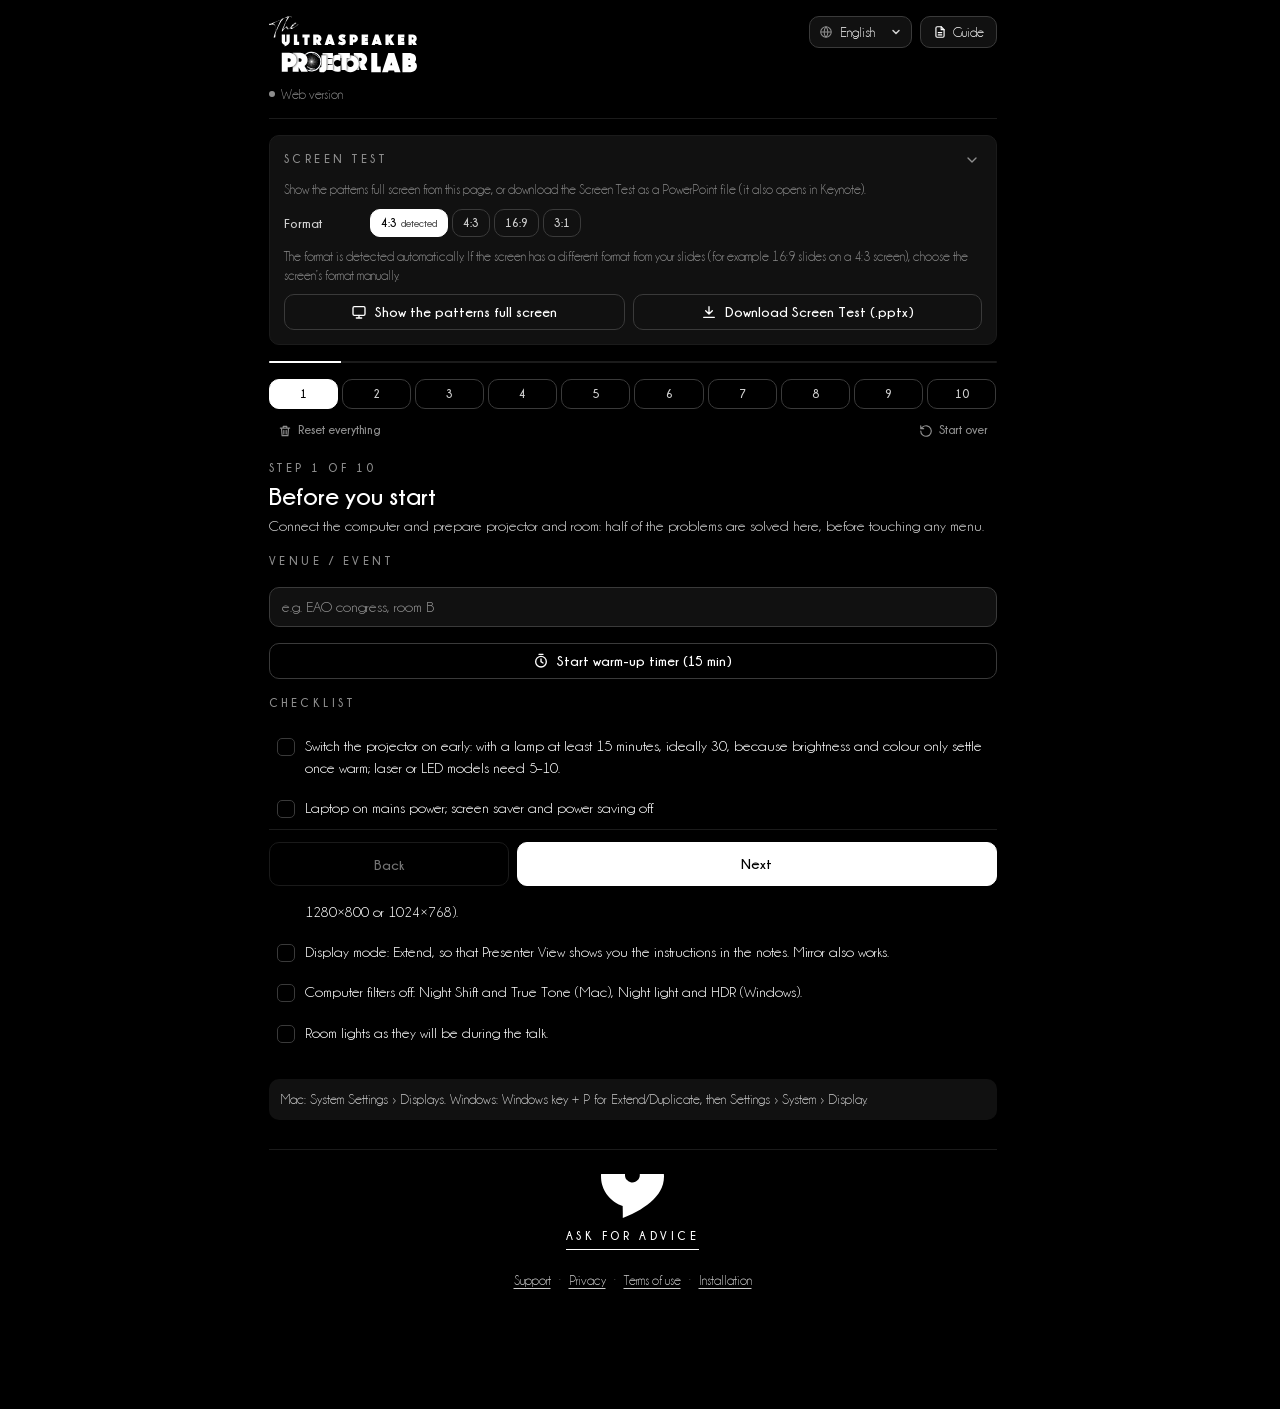
<file: index.html>
<!doctype html>
<html lang="it">
<head>
<meta charset="utf-8">
<meta name="viewport" content="width=device-width, initial-scale=1">
<title>The Ultraspeaker Projector Lab</title>
<meta name="description" content="Set up the projector before you speak: a 10-step guide with test patterns for format, focus, black, white, colour and clinical references.">
<meta name="theme-color" content="#000000">
<meta name="color-scheme" content="dark">
<meta name="apple-mobile-web-app-title" content="Projector Lab">
<meta name="application-name" content="Projector Lab">
<link rel="icon" type="image/svg+xml" href="assets/favicon.svg?v=5">
<link rel="icon" type="image/png" sizes="32x32" href="assets/projector-lab-icon-32.png?v=5">
<link rel="apple-touch-icon" href="assets/projector-lab-icon-180.png?v=5">
<link rel="manifest" href="site.webmanifest">
<link rel="stylesheet" href="shared/ultraspeaker-lab.css?v=20261120">
<link rel="stylesheet" href="css/app.css?v=20261120">
<!-- Office.js: in PowerPoint collega il pannello alla presentazione; nel browser la pagina funziona anche senza -->
<script src="https://appsforoffice.microsoft.com/lib/1/hosted/office.js"></script>
<script src="shared/ultraspeaker-lang.js?v=20261120"></script>
<script src="shared/ultraspeaker-stats.js?v=1"></script>
</head>
<body>
<div class="us-page us-page--narrow app">
  <header class="us-header">
    <div>
      <a class="us-logo" href="https://www.theultraspeaker.com" target="_blank" rel="noopener"><img src="assets/logo-projector-lab-white.svg?v=5" alt="The Ultraspeaker Projector Lab"></a>
      <p class="us-subtitle"><span class="us-dot"></span><span id="statusText"></span></p>
    </div>
    <div class="us-header-tools">
      <label class="us-lang">
        <svg viewBox="0 0 24 24" aria-hidden="true"><circle cx="12" cy="12" r="9"/><path d="M3 12h18M12 3a14 14 0 0 1 0 18M12 3a14 14 0 0 0 0 18"/></svg>
        <span class="us-sr" data-i18n="us.language"></span>
        <select id="lang"></select>
      </label>
      <a class="us-btn us-guide" id="usGuide" href="guide/projector-lab-guide-en.pdf" target="_blank" rel="noopener"><svg viewBox="0 0 24 24" aria-hidden="true"><path d="M14 3H7a2 2 0 0 0-2 2v14a2 2 0 0 0 2 2h10a2 2 0 0 0 2-2V8z"/><path d="M14 3v5h5M9 13h6M9 17h6"/></svg><span data-i18n="us.guide"></span></a>
    </div>
  </header>

  <main id="main">
    <!-- Screen Test: inserimento nella presentazione (PowerPoint) o finestra / download (browser) -->
    <section class="us-panel pl-setup" id="setup">
      <div class="pl-setup-head">
        <p class="us-label" data-i18n="setup.h"></p>
        <div class="pl-done" id="setupDone" hidden><i></i><span id="setupDoneText"></span></div>
        <button type="button" id="setupToggle" aria-expanded="true" data-i18n-aria="setup.h"><svg viewBox="0 0 24 24" aria-hidden="true"><path d="M6 9l6 6 6-6"/></svg></button>
      </div>
      <div class="pl-setup-body">
        <p class="pl-note" id="setupText"></p>
        <div class="pl-row">
          <span data-i18n="format"></span>
          <div class="pl-chips" id="fmtSeg" role="group" data-i18n-aria="format"></div>
        </div>
        <p class="pl-note" id="fmtHint"></p>
        <div class="pl-row office-only" id="whereRow">
          <span data-i18n="where"></span>
          <div class="pl-chips" id="whereSeg" role="group" data-i18n-aria="where">
            <button type="button" class="us-chip" data-where="end" aria-pressed="true" data-i18n="where.end"></button>
            <button type="button" class="us-chip" data-where="start" aria-pressed="false" data-i18n="where.start"></button>
          </div>
        </div>
        <p class="us-note office-only" id="newPresHint" hidden></p>
        <div class="pl-btns office-only">
          <button type="button" class="us-btn" id="insertBtn"><svg viewBox="0 0 24 24" aria-hidden="true"><rect x="3" y="5" width="18" height="13" rx="2"/><path d="M12 9v5M9.5 11.5h5"/></svg><span id="insertLabel" data-i18n="insert"></span></button>
          <button type="button" class="us-btn is-warn" id="removeBtn" hidden><svg viewBox="0 0 24 24" aria-hidden="true"><path d="M4 7h16M10 11v6M14 11v6M6 7l1 13h10l1-13M9 7V4h6v3"/></svg><span data-i18n="remove"></span></button>
        </div>
        <div class="pl-btns">
          <button type="button" class="us-btn" id="windowBtn"><svg viewBox="0 0 24 24" aria-hidden="true"><rect x="3" y="4" width="18" height="13" rx="2"/><path d="M8 21h8M12 17v4"/></svg><span id="windowLabel" data-i18n="window"></span></button>
          <button type="button" class="us-btn web-only" id="downloadBtn"><svg viewBox="0 0 24 24" aria-hidden="true"><path d="M12 4v11M7 10l5 5 5-5M4 20h16"/></svg><span data-i18n="download"></span></button>
        </div>
        <p class="pl-note office-only" id="windowHint" data-i18n="windowHint"></p>
      </div>
    </section>

    <div class="pl-progress" aria-hidden="true"><i id="progress"></i></div>
    <nav class="pl-stepper" id="stepper"></nav>
    <div class="pl-restart-row"><button type="button" class="pl-restart is-left web-only" id="resetAllBtn"><svg viewBox="0 0 24 24" aria-hidden="true"><path d="M4 7h16M10 11v6M14 11v6M6 7l1 13h10l1-13M9 7V4h6v3"/></svg><span id="resetAllLabel"></span></button><button type="button" class="pl-restart" id="restartBtn"><svg viewBox="0 0 24 24" aria-hidden="true"><path d="M3 12a9 9 0 1 0 3-6.7L3 8M3 3v5h5"/></svg><span id="restartLabel"></span></button></div>

    <article class="pl-step" id="step"></article>
  </main>

  <footer class="us-footer">
    <a class="us-cta" id="usCta" href="mailto:info@theultraspeaker.com"><img src="assets/arena-white.svg" alt=""><span data-i18n="us.cta"></span></a>
    <p class="us-links"><a href="support.html" target="_blank" rel="noopener" data-i18n="us.support"></a><a href="privacy.html" target="_blank" rel="noopener" data-i18n="us.privacy"></a><a href="terms.html" target="_blank" rel="noopener" data-i18n="us.terms"></a><a href="GUIDA-INSTALLAZIONE.html" target="_blank" rel="noopener" data-i18n="us.install"></a></p>
  </footer>

  <div class="pl-foot">
    <button type="button" class="us-btn" id="prevBtn" data-i18n="prev"></button>
    <button type="button" class="us-btn us-btn--primary" id="nextBtn" data-i18n="next"></button>
  </div>
</div>
<iframe class="pl-viewer" id="viewer" title="Projector Lab" allow="fullscreen" hidden></iframe>
<input type="file" id="photoIn" accept="image/jpeg,image/png" hidden>
<div class="pl-toast" id="toast" role="status" aria-live="polite"></div>

<script src="i18n.js?v=20261120"></script>
<script src="venn-data.js?v=20261120"></script>
<script src="wm-data.js?v=20261120"></script>
<script src="patterns.js?v=20261120"></script>
<script src="vendor/pptxgen.bundle.js?v=20261120" defer></script>
<script src="app.js?v=20261120"></script>
</body>
</html>
</file>
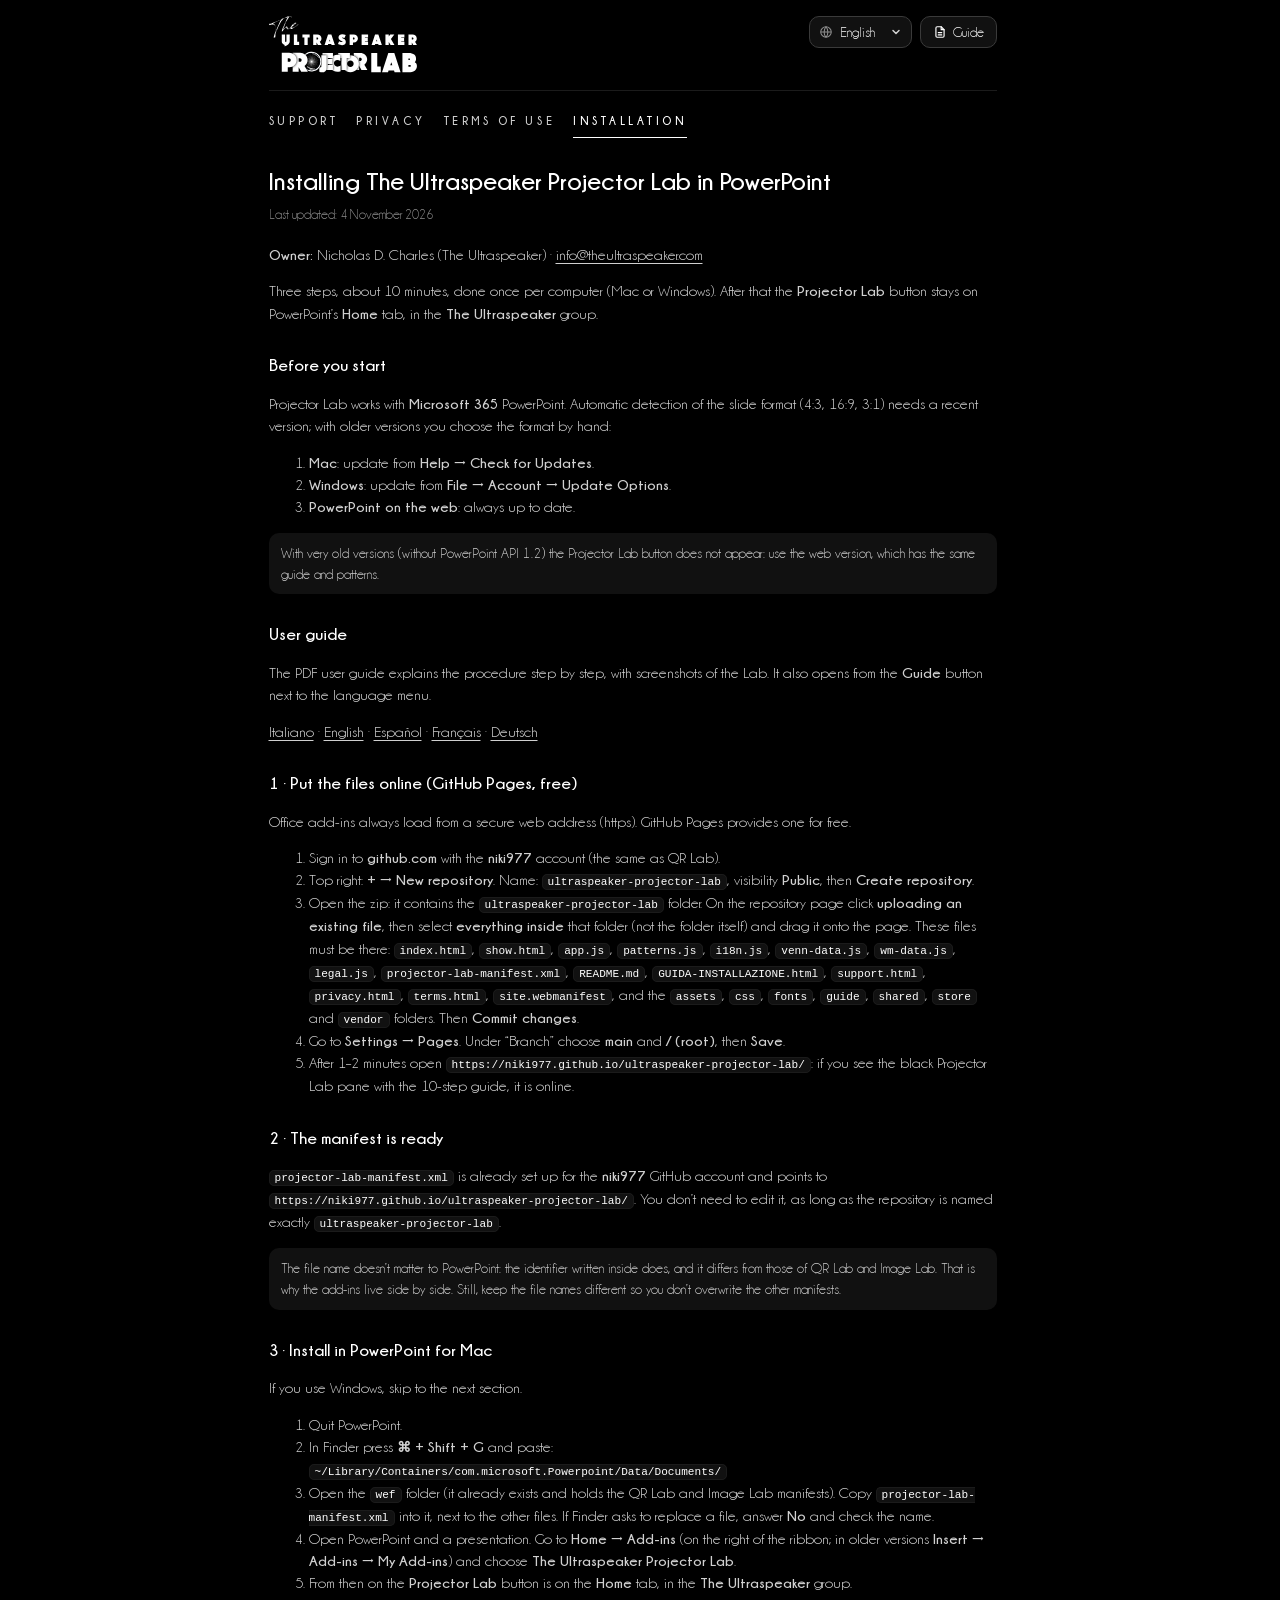
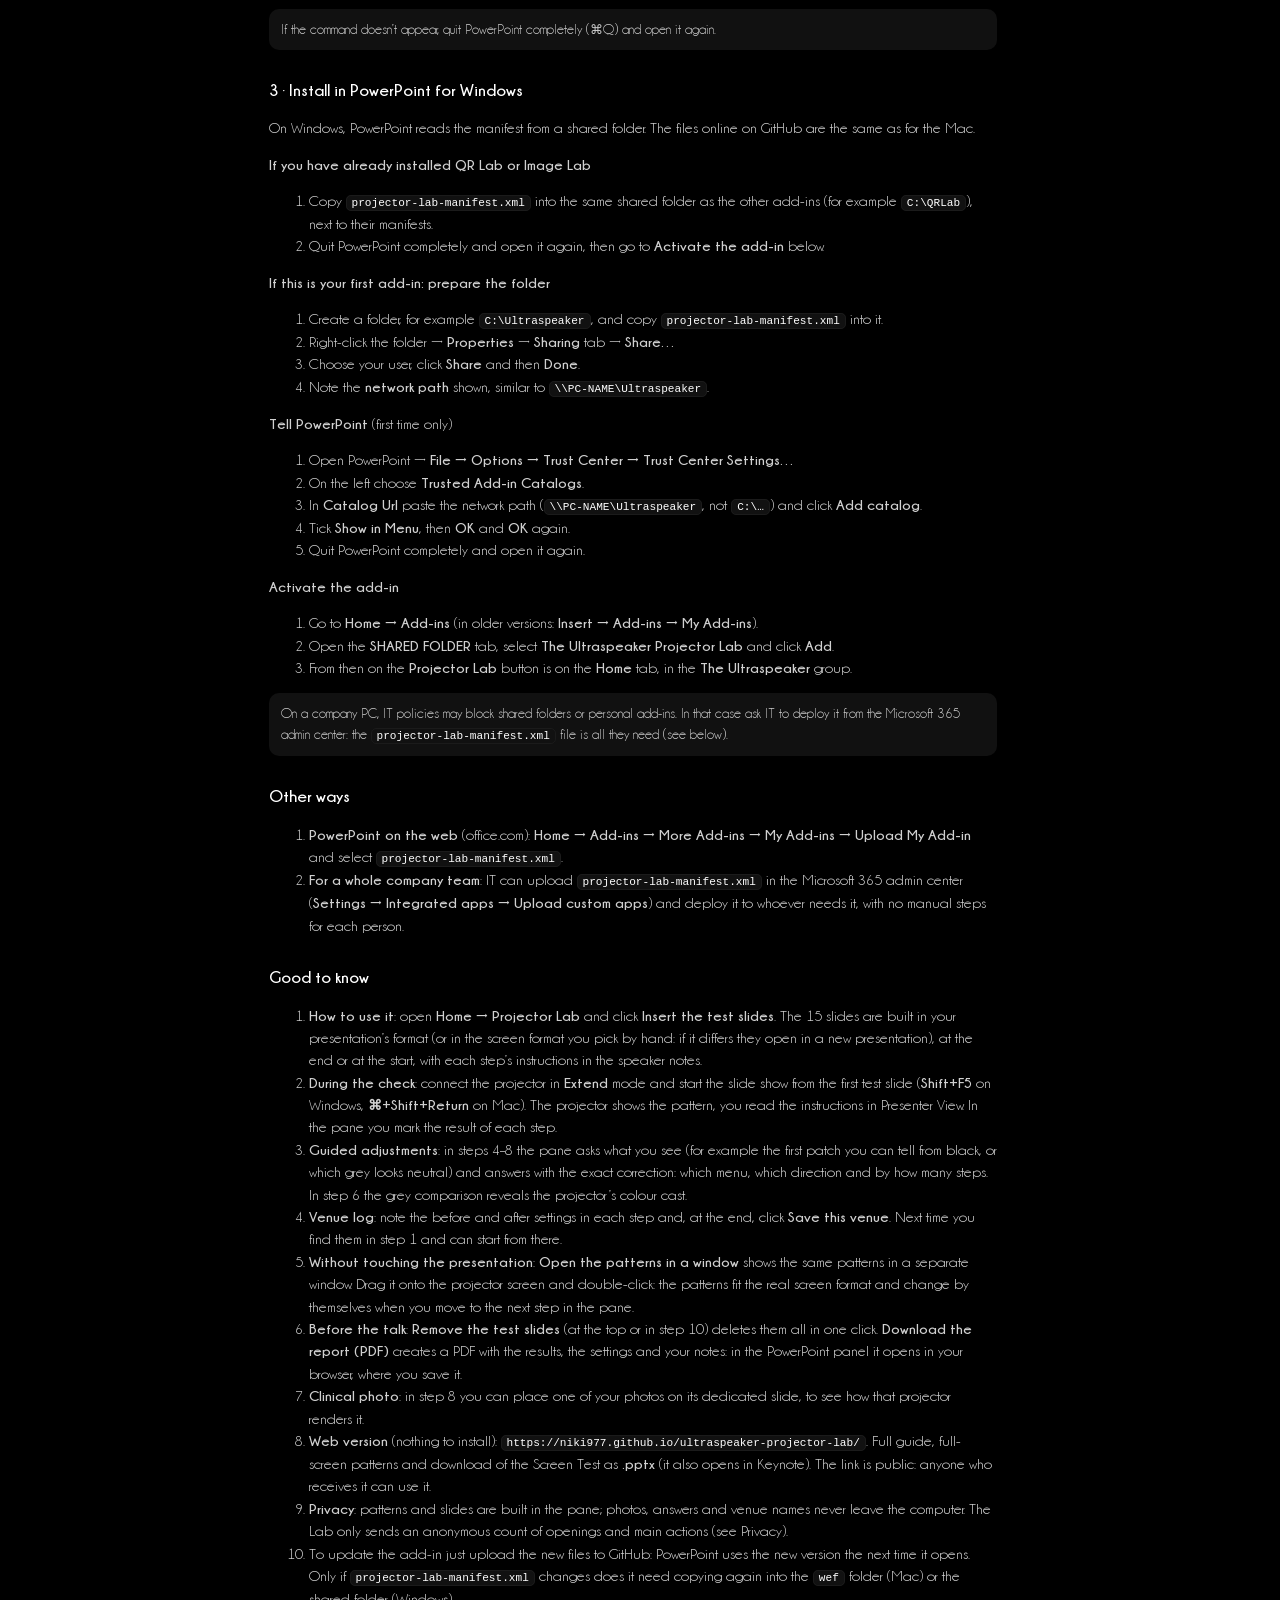
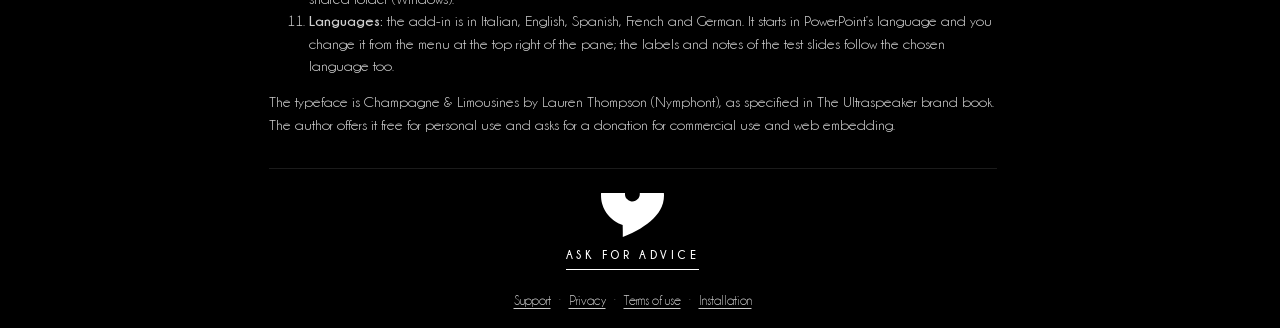
<file: GUIDA-INSTALLAZIONE.html>
<!doctype html>
<html lang="it">
<head>
<meta charset="utf-8">
<meta name="viewport" content="width=device-width, initial-scale=1">
<title>Installazione · The Ultraspeaker Projector Lab</title>
<meta name="theme-color" content="#000000">
<meta name="color-scheme" content="dark">
<link rel="icon" type="image/svg+xml" href="assets/favicon.svg?v=5">
<link rel="icon" type="image/png" sizes="32x32" href="assets/projector-lab-icon-32.png?v=5">
<link rel="apple-touch-icon" href="assets/projector-lab-icon-180.png?v=5">
<link rel="stylesheet" href="shared/ultraspeaker-lab.css?v=20261120">
<link rel="stylesheet" href="css/app.css?v=20261120">
<script src="shared/ultraspeaker-lang.js?v=20261120"></script>
<!-- Lingua letta prima del disegno della pagina, così compare subito il testo giusto -->
<script>document.documentElement.lang = UltraspeakerLang.get("projectorlab.lang");</script>
</head>
<body data-page="install">
<div class="us-doc">
  <header class="us-header">
    <a class="us-logo" href="https://www.theultraspeaker.com" target="_blank" rel="noopener"><img src="assets/logo-projector-lab-white.svg?v=5" alt="The Ultraspeaker Projector Lab"></a>
    <div class="us-header-tools">
      <label class="us-lang"><svg viewBox="0 0 24 24" aria-hidden="true"><circle cx="12" cy="12" r="9"/><path d="M3 12h18M12 3a14 14 0 0 1 0 18M12 3a14 14 0 0 0 0 18"/></svg><span class="us-sr" data-t="language">Lingua</span><select id="lang"></select></label>
      <a class="us-btn us-guide" id="usGuide" href="guide/projector-lab-guide-it.pdf" target="_blank" rel="noopener"><svg viewBox="0 0 24 24" aria-hidden="true"><path d="M14 3H7a2 2 0 0 0-2 2v14a2 2 0 0 0 2 2h10a2 2 0 0 0 2-2V8z"/><path d="M14 3v5h5M9 13h6M9 17h6"/></svg><span data-t="guide">Guida</span></a>
    </div>
  </header>
  <nav class="us-doc-nav"><a href="support.html" data-nav="support">Supporto</a><a href="privacy.html" data-nav="privacy">Privacy</a><a href="terms.html" data-nav="terms">Condizioni d’uso</a><a href="GUIDA-INSTALLAZIONE.html" data-nav="install" aria-current="page">Installazione</a></nav>
<main>
<div data-lang="it" lang="it">
<h1>Installare The Ultraspeaker Projector Lab in PowerPoint</h1>
<p class="us-updated">Ultimo aggiornamento: 4 novembre 2026</p>
<p><b>Titolare:</b> Nicholas D. Charles (The Ultraspeaker) · <a href="mailto:info@theultraspeaker.com">info@theultraspeaker.com</a></p>
<p>Tre passaggi, circa 10 minuti, da fare una volta sola per ogni computer (Mac o Windows). Poi il pulsante <b>Projector Lab</b> resta nella scheda <b>Home</b> di PowerPoint, nel gruppo <b>The Ultraspeaker</b>.</p>

<h2>Prima di iniziare</h2>
<p>Projector Lab funziona con PowerPoint di <b>Microsoft 365</b>. Per riconoscere da solo il formato delle slide (4:3, 16:9, 3:1) serve una versione recente; con versioni più vecchie scegli il formato a mano:</p>
<ol>
<li><b>Mac</b>: aggiorna da <b>Aiuto → Controlla aggiornamenti</b>.</li>
<li><b>Windows</b>: aggiorna da <b>File → Account → Opzioni di aggiornamento</b>.</li>
<li><b>PowerPoint sul web</b>: sempre aggiornato.</li>
</ol>
<div class="us-note">Con versioni molto vecchie (senza le API PowerPoint 1.2) il pulsante Projector Lab non compare: usa la versione web, che ha la stessa guida e gli stessi pattern.</div>

<h2>Guida d’utilizzo</h2>
<p>La guida d’utilizzo in PDF spiega la procedura passo per passo, con le schermate del Lab. Si apre anche dal pulsante <b>Guida</b> accanto al selettore lingua.</p>
<p><a href="guide/projector-lab-guide-it.pdf" target="_blank" rel="noopener" hreflang="it">Italiano</a> · <a href="guide/projector-lab-guide-en.pdf" target="_blank" rel="noopener" hreflang="en">English</a> · <a href="guide/projector-lab-guide-es.pdf" target="_blank" rel="noopener" hreflang="es">Español</a> · <a href="guide/projector-lab-guide-fr.pdf" target="_blank" rel="noopener" hreflang="fr">Français</a> · <a href="guide/projector-lab-guide-de.pdf" target="_blank" rel="noopener" hreflang="de">Deutsch</a></p>
<h2>1 · Metti online i file (GitHub Pages, gratuito)</h2>
<p>Gli add-in di Office si caricano sempre da un indirizzo web sicuro (https). GitHub Pages lo fornisce gratis e per sempre.</p>
<ol>
<li>Accedi a <b>github.com</b> con l'account <b>niki977</b> (lo stesso del QR Lab).</li>
<li>In alto a destra: <b>+ → New repository</b>. Nome: <code>ultraspeaker-projector-lab</code>, visibilità <b>Public</b>, poi <b>Create repository</b>.</li>
<li>Apri lo zip: trovi la cartella <code>ultraspeaker-projector-lab</code>. Nella pagina del repository clicca <b>uploading an existing file</b>, poi seleziona <b>tutto il contenuto</b> di quella cartella (non la cartella stessa) e trascinalo nella pagina. Devono esserci questi file: <code>index.html</code>, <code>show.html</code>, <code>app.js</code>, <code>patterns.js</code>, <code>i18n.js</code>, <code>venn-data.js</code>, <code>wm-data.js</code>, <code>legal.js</code>, <code>projector-lab-manifest.xml</code>, <code>README.md</code>, <code>GUIDA-INSTALLAZIONE.html</code>, <code>support.html</code>, <code>privacy.html</code>, <code>terms.html</code>, <code>site.webmanifest</code>, e le cartelle <code>assets</code>, <code>css</code>, <code>fonts</code>, <code>guide</code>, <code>shared</code>, <code>store</code> e <code>vendor</code>. Poi <b>Commit changes</b>.</li>
<li>Vai su <b>Settings → Pages</b>. In “Branch” scegli <b>main</b> e <b>/ (root)</b>, poi <b>Save</b>.</li>
<li>Dopo 1–2 minuti apri <code>https://niki977.github.io/ultraspeaker-projector-lab/</code>: se vedi il pannello nero di Projector Lab con la guida in 10 passi, è online.</li>
</ol>

<h2>2 · Il manifest è già pronto</h2>
<p><code>projector-lab-manifest.xml</code> è già compilato per l'account GitHub <b>niki977</b> e punta a <code>https://niki977.github.io/ultraspeaker-projector-lab/</code>. Non devi modificarlo: basta che il repository si chiami esattamente <code>ultraspeaker-projector-lab</code>.</p>
<div class="us-note">Il nome del file non conta per PowerPoint: conta il codice identificativo scritto dentro, che è diverso da quello di QR Lab e Image Lab. Per questo gli add-in convivono senza problemi. Usa però nomi di file diversi, così non sovrascrivi gli altri manifest.</div>

<h2>3 · Installa in PowerPoint per Mac</h2>
<p>Se usi Windows, salta alla sezione successiva.</p>
<ol>
<li>Chiudi PowerPoint.</li>
<li>Nel Finder premi <b>⌘ + Maiusc + G</b> e incolla:<br><code>~/Library/Containers/com.microsoft.Powerpoint/Data/Documents/</code></li>
<li>Apri la cartella <code>wef</code> (c'è già: contiene i manifest di QR Lab e Image Lab). Copia dentro <code>projector-lab-manifest.xml</code>, accanto agli altri file. Se il Finder chiede di sostituire un file, rispondi <b>No</b> e controlla il nome.</li>
<li>Apri PowerPoint e una presentazione. Vai su <b>Home → Componenti aggiuntivi</b> (a destra nella barra; nelle versioni meno recenti è in <b>Inserisci → Componenti aggiuntivi → I miei componenti aggiuntivi</b>) e scegli <b>The Ultraspeaker Projector Lab</b>.</li>
<li>Da quel momento trovi il pulsante <b>Projector Lab</b> nella scheda <b>Home</b>, nel gruppo <b>The Ultraspeaker</b>.</li>
</ol>
<div class="us-note">Se il comando non compare: chiudi PowerPoint del tutto (⌘Q) e riaprilo.</div>

<h2>3 · Installa in PowerPoint per Windows</h2>
<p>Su Windows PowerPoint legge il manifest da una cartella condivisa. I file online su GitHub sono gli stessi del Mac.</p>
<p><b>Se hai già installato QR Lab o Image Lab</b></p>
<ol>
<li>Copia <code>projector-lab-manifest.xml</code> nella stessa cartella condivisa degli altri add-in (per esempio <code>C:\QRLab</code>), accanto ai loro manifest.</li>
<li>Chiudi PowerPoint del tutto e riaprilo, poi passa ad <b>Attiva l'add-in</b> qui sotto.</li>
</ol>
<p><b>Se è il primo add-in: prepara la cartella</b></p>
<ol>
<li>Crea una cartella, per esempio <code>C:\Ultraspeaker</code>, e copia dentro <code>projector-lab-manifest.xml</code>.</li>
<li>Tasto destro sulla cartella → <b>Proprietà</b> → scheda <b>Condivisione</b> → <b>Condividi…</b></li>
<li>Scegli il tuo utente, clicca <b>Condividi</b> e poi <b>Fine</b>.</li>
<li>Annota il <b>percorso di rete</b> che compare, simile a <code>\\NOME-PC\Ultraspeaker</code>.</li>
</ol>
<p><b>Dillo a PowerPoint</b> (solo la prima volta)</p>
<ol>
<li>Apri PowerPoint → <b>File → Opzioni → Centro protezione → Impostazioni Centro protezione…</b></li>
<li>A sinistra scegli <b>Cataloghi di componenti aggiuntivi attendibili</b>.</li>
<li>In <b>URL catalogo</b> incolla il percorso di rete (<code>\\NOME-PC\Ultraspeaker</code>, non <code>C:\…</code>) e clicca <b>Aggiungi catalogo</b>.</li>
<li>Spunta <b>Mostra nel menu</b>, poi <b>OK</b> e ancora <b>OK</b>.</li>
<li>Chiudi PowerPoint del tutto e riaprilo.</li>
</ol>
<p><b>Attiva l'add-in</b></p>
<ol>
<li>Vai su <b>Home → Componenti aggiuntivi</b> (nelle versioni meno recenti: <b>Inserisci → Componenti aggiuntivi → I miei componenti aggiuntivi</b>).</li>
<li>Apri la scheda <b>CARTELLA CONDIVISA</b>, seleziona <b>The Ultraspeaker Projector Lab</b> e clicca <b>Aggiungi</b>.</li>
<li>Da quel momento trovi il pulsante <b>Projector Lab</b> nella scheda <b>Home</b>, nel gruppo <b>The Ultraspeaker</b>.</li>
</ol>
<div class="us-note">Sul PC aziendale i criteri dell'IT possono bloccare le cartelle condivise o i componenti aggiuntivi personali. In quel caso chiedi all'IT di distribuirlo dal Microsoft 365 admin center: basta il file <code>projector-lab-manifest.xml</code> (vedi sotto).</div>

<h2>Altri modi</h2>
<ol>
<li><b>PowerPoint sul web</b> (office.com): <b>Home → Componenti aggiuntivi → Altri componenti aggiuntivi → I miei componenti aggiuntivi → Carica il mio componente aggiuntivo</b> e seleziona <code>projector-lab-manifest.xml</code>.</li>
<li><b>Per tutto il team aziendale</b>: l'IT può caricare <code>projector-lab-manifest.xml</code> dal Microsoft 365 admin center (<b>Impostazioni → App integrate → Carica app personalizzate</b>) e distribuirlo a chi vuole, senza passaggi manuali per le singole persone.</li>
</ol>

<h2>Buono a sapersi</h2>
<ol>
<li><b>Come si usa</b>: apri <b>Home → Projector Lab</b> e premi <b>Inserisci le slide di test</b>. Le 15 slide vengono create nel formato della tua presentazione (o in quello dello schermo che scegli a mano: se è diverso si aprono in una nuova presentazione), in fondo o all’inizio, con le istruzioni di ogni passo nelle note del relatore.</li>
<li><b>Durante la prova</b>: collega il proiettore in modalità <b>Estendi</b> e avvia la presentazione dalla prima slide di test (<b>Maiusc+F5</b> su Windows, <b>⌘+Maiusc+Invio</b> su Mac). Il proiettore mostra il pattern, tu leggi le istruzioni nella Visualizzazione Relatore. Nel pannello segni l’esito di ogni passo.</li>
<li><b>Regolazioni guidate</b>: nei passi 4–8 il pannello chiede cosa vedi (per esempio il primo riquadro che distingui dal nero, o quale grigio ti sembra neutro) e risponde con la correzione precisa: quale menu, in che direzione e di quanti passi. Nel passo 6 i Grigi a confronto rivelano la dominante di colore del proiettore.</li>
<li><b>Registro delle sale</b>: annota i valori prima e dopo in ogni passo e, alla fine, premi <b>Salva questa sala</b>. La volta successiva li ritrovi al passo 1 e puoi partire da lì.</li>
<li><b>Senza toccare la presentazione</b>: <b>Apri i pattern in una finestra</b> mostra gli stessi pattern in una finestra separata. Trascinala sullo schermo del proiettore e fai doppio clic: i pattern si adattano al formato reale dello schermo e cambiano da soli quando passi al passo successivo nel pannello.</li>
<li><b>Prima del talk</b>: <b>Rimuovi le slide di test</b> (in alto o al passo 10) le cancella tutte in un clic. <b>Scarica il report (PDF)</b> crea un PDF con gli esiti, i valori e le tue note: nel pannello di PowerPoint si apre nel browser, da cui lo salvi.</li>
<li><b>Foto clinica</b>: al passo 8 puoi inserire una tua foto nella slide dedicata, per vedere come la rende quel proiettore.</li>
<li><b>Versione web</b> (senza installare nulla): <code>https://niki977.github.io/ultraspeaker-projector-lab/</code>. Guida completa, pattern a schermo intero e download dello Screen Test in <b>.pptx</b> (si apre anche in Keynote). Il link è pubblico: chi lo riceve può usarlo.</li>
<li><b>Privacy</b>: pattern e slide vengono creati nel pannello; foto, risposte e nomi delle sale non escono dal computer. Il Lab invia solo un conteggio anonimo di aperture e azioni principali (vedi Privacy).</li>
<li>Per aggiornare l’add-in basta ricaricare i file nuovi su GitHub: PowerPoint userà la nuova versione alla prossima apertura. Solo se cambia <code>projector-lab-manifest.xml</code> va ricopiato anche nella cartella <code>wef</code> (Mac) o nella cartella condivisa (Windows).</li>
<li><b>Lingue:</b> l’add-in è in italiano, inglese, spagnolo, francese e tedesco. Parte nella lingua di PowerPoint e si cambia dal menu in alto a destra del pannello; anche le etichette e le note delle slide di test escono nella lingua scelta.</li>
</ol>
<p>Il carattere è Champagne &amp; Limousines di Lauren Thompson (Nymphont), indicato dal brand book di The Ultraspeaker. L’autrice lo concede gratis per uso personale e chiede una donazione per l’uso commerciale e per l’inserimento in siti web.</p>
</div>
<div data-lang="en" lang="en">
<h1>Installing The Ultraspeaker Projector Lab in PowerPoint</h1>
<p class="us-updated">Last updated: 4 November 2026</p>
<p><b>Owner:</b> Nicholas D. Charles (The Ultraspeaker) · <a href="mailto:info@theultraspeaker.com">info@theultraspeaker.com</a></p>
<p>Three steps, about 10 minutes, done once per computer (Mac or Windows). After that the <b>Projector Lab</b> button stays on PowerPoint’s <b>Home</b> tab, in the <b>The Ultraspeaker</b> group.</p>

<h2>Before you start</h2>
<p>Projector Lab works with <b>Microsoft 365</b> PowerPoint. Automatic detection of the slide format (4:3, 16:9, 3:1) needs a recent version; with older versions you choose the format by hand:</p>
<ol>
<li><b>Mac</b>: update from <b>Help → Check for Updates</b>.</li>
<li><b>Windows</b>: update from <b>File → Account → Update Options</b>.</li>
<li><b>PowerPoint on the web</b>: always up to date.</li>
</ol>
<div class="us-note">With very old versions (without PowerPoint API 1.2) the Projector Lab button does not appear: use the web version, which has the same guide and patterns.</div>

<h2>User guide</h2>
<p>The PDF user guide explains the procedure step by step, with screenshots of the Lab. It also opens from the <b>Guide</b> button next to the language menu.</p>
<p><a href="guide/projector-lab-guide-it.pdf" target="_blank" rel="noopener" hreflang="it">Italiano</a> · <a href="guide/projector-lab-guide-en.pdf" target="_blank" rel="noopener" hreflang="en">English</a> · <a href="guide/projector-lab-guide-es.pdf" target="_blank" rel="noopener" hreflang="es">Español</a> · <a href="guide/projector-lab-guide-fr.pdf" target="_blank" rel="noopener" hreflang="fr">Français</a> · <a href="guide/projector-lab-guide-de.pdf" target="_blank" rel="noopener" hreflang="de">Deutsch</a></p>
<h2>1 · Put the files online (GitHub Pages, free)</h2>
<p>Office add-ins always load from a secure web address (https). GitHub Pages provides one for free.</p>
<ol>
<li>Sign in to <b>github.com</b> with the <b>niki977</b> account (the same as QR Lab).</li>
<li>Top right: <b>+ → New repository</b>. Name: <code>ultraspeaker-projector-lab</code>, visibility <b>Public</b>, then <b>Create repository</b>.</li>
<li>Open the zip: it contains the <code>ultraspeaker-projector-lab</code> folder. On the repository page click <b>uploading an existing file</b>, then select <b>everything inside</b> that folder (not the folder itself) and drag it onto the page. These files must be there: <code>index.html</code>, <code>show.html</code>, <code>app.js</code>, <code>patterns.js</code>, <code>i18n.js</code>, <code>venn-data.js</code>, <code>wm-data.js</code>, <code>legal.js</code>, <code>projector-lab-manifest.xml</code>, <code>README.md</code>, <code>GUIDA-INSTALLAZIONE.html</code>, <code>support.html</code>, <code>privacy.html</code>, <code>terms.html</code>, <code>site.webmanifest</code>, and the <code>assets</code>, <code>css</code>, <code>fonts</code>, <code>guide</code>, <code>shared</code>, <code>store</code> and <code>vendor</code> folders. Then <b>Commit changes</b>.</li>
<li>Go to <b>Settings → Pages</b>. Under “Branch” choose <b>main</b> and <b>/ (root)</b>, then <b>Save</b>.</li>
<li>After 1–2 minutes open <code>https://niki977.github.io/ultraspeaker-projector-lab/</code>: if you see the black Projector Lab pane with the 10-step guide, it is online.</li>
</ol>

<h2>2 · The manifest is ready</h2>
<p><code>projector-lab-manifest.xml</code> is already set up for the <b>niki977</b> GitHub account and points to <code>https://niki977.github.io/ultraspeaker-projector-lab/</code>. You don’t need to edit it, as long as the repository is named exactly <code>ultraspeaker-projector-lab</code>.</p>
<div class="us-note">The file name doesn’t matter to PowerPoint: the identifier written inside does, and it differs from those of QR Lab and Image Lab. That is why the add-ins live side by side. Still, keep the file names different so you don’t overwrite the other manifests.</div>

<h2>3 · Install in PowerPoint for Mac</h2>
<p>If you use Windows, skip to the next section.</p>
<ol>
<li>Quit PowerPoint.</li>
<li>In Finder press <b>⌘ + Shift + G</b> and paste:<br><code>~/Library/Containers/com.microsoft.Powerpoint/Data/Documents/</code></li>
<li>Open the <code>wef</code> folder (it already exists and holds the QR Lab and Image Lab manifests). Copy <code>projector-lab-manifest.xml</code> into it, next to the other files. If Finder asks to replace a file, answer <b>No</b> and check the name.</li>
<li>Open PowerPoint and a presentation. Go to <b>Home → Add-ins</b> (on the right of the ribbon; in older versions <b>Insert → Add-ins → My Add-ins</b>) and choose <b>The Ultraspeaker Projector Lab</b>.</li>
<li>From then on the <b>Projector Lab</b> button is on the <b>Home</b> tab, in the <b>The Ultraspeaker</b> group.</li>
</ol>
<div class="us-note">If the command doesn’t appear, quit PowerPoint completely (⌘Q) and open it again.</div>

<h2>3 · Install in PowerPoint for Windows</h2>
<p>On Windows, PowerPoint reads the manifest from a shared folder. The files online on GitHub are the same as for the Mac.</p>
<p><b>If you have already installed QR Lab or Image Lab</b></p>
<ol>
<li>Copy <code>projector-lab-manifest.xml</code> into the same shared folder as the other add-ins (for example <code>C:\QRLab</code>), next to their manifests.</li>
<li>Quit PowerPoint completely and open it again, then go to <b>Activate the add-in</b> below.</li>
</ol>
<p><b>If this is your first add-in: prepare the folder</b></p>
<ol>
<li>Create a folder, for example <code>C:\Ultraspeaker</code>, and copy <code>projector-lab-manifest.xml</code> into it.</li>
<li>Right-click the folder → <b>Properties</b> → <b>Sharing</b> tab → <b>Share…</b></li>
<li>Choose your user, click <b>Share</b> and then <b>Done</b>.</li>
<li>Note the <b>network path</b> shown, similar to <code>\\PC-NAME\Ultraspeaker</code>.</li>
</ol>
<p><b>Tell PowerPoint</b> (first time only)</p>
<ol>
<li>Open PowerPoint → <b>File → Options → Trust Center → Trust Center Settings…</b></li>
<li>On the left choose <b>Trusted Add-in Catalogs</b>.</li>
<li>In <b>Catalog Url</b> paste the network path (<code>\\PC-NAME\Ultraspeaker</code>, not <code>C:\…</code>) and click <b>Add catalog</b>.</li>
<li>Tick <b>Show in Menu</b>, then <b>OK</b> and <b>OK</b> again.</li>
<li>Quit PowerPoint completely and open it again.</li>
</ol>
<p><b>Activate the add-in</b></p>
<ol>
<li>Go to <b>Home → Add-ins</b> (in older versions: <b>Insert → Add-ins → My Add-ins</b>).</li>
<li>Open the <b>SHARED FOLDER</b> tab, select <b>The Ultraspeaker Projector Lab</b> and click <b>Add</b>.</li>
<li>From then on the <b>Projector Lab</b> button is on the <b>Home</b> tab, in the <b>The Ultraspeaker</b> group.</li>
</ol>
<div class="us-note">On a company PC, IT policies may block shared folders or personal add-ins. In that case ask IT to deploy it from the Microsoft 365 admin center: the <code>projector-lab-manifest.xml</code> file is all they need (see below).</div>

<h2>Other ways</h2>
<ol>
<li><b>PowerPoint on the web</b> (office.com): <b>Home → Add-ins → More Add-ins → My Add-ins → Upload My Add-in</b> and select <code>projector-lab-manifest.xml</code>.</li>
<li><b>For a whole company team</b>: IT can upload <code>projector-lab-manifest.xml</code> in the Microsoft 365 admin center (<b>Settings → Integrated apps → Upload custom apps</b>) and deploy it to whoever needs it, with no manual steps for each person.</li>
</ol>

<h2>Good to know</h2>
<ol>
<li><b>How to use it</b>: open <b>Home → Projector Lab</b> and click <b>Insert the test slides</b>. The 15 slides are built in your presentation’s format (or in the screen format you pick by hand: if it differs they open in a new presentation), at the end or at the start, with each step’s instructions in the speaker notes.</li>
<li><b>During the check</b>: connect the projector in <b>Extend</b> mode and start the slide show from the first test slide (<b>Shift+F5</b> on Windows, <b>⌘+Shift+Return</b> on Mac). The projector shows the pattern, you read the instructions in Presenter View. In the pane you mark the result of each step.</li>
<li><b>Guided adjustments</b>: in steps 4–8 the pane asks what you see (for example the first patch you can tell from black, or which grey looks neutral) and answers with the exact correction: which menu, which direction and by how many steps. In step 6 the grey comparison reveals the projector’s colour cast.</li>
<li><b>Venue log</b>: note the before and after settings in each step and, at the end, click <b>Save this venue</b>. Next time you find them in step 1 and can start from there.</li>
<li><b>Without touching the presentation</b>: <b>Open the patterns in a window</b> shows the same patterns in a separate window. Drag it onto the projector screen and double-click: the patterns fit the real screen format and change by themselves when you move to the next step in the pane.</li>
<li><b>Before the talk</b>: <b>Remove the test slides</b> (at the top or in step 10) deletes them all in one click. <b>Download the report (PDF)</b> creates a PDF with the results, the settings and your notes: in the PowerPoint panel it opens in your browser, where you save it.</li>
<li><b>Clinical photo</b>: in step 8 you can place one of your photos on its dedicated slide, to see how that projector renders it.</li>
<li><b>Web version</b> (nothing to install): <code>https://niki977.github.io/ultraspeaker-projector-lab/</code>. Full guide, full-screen patterns and download of the Screen Test as <b>.pptx</b> (it also opens in Keynote). The link is public: anyone who receives it can use it.</li>
<li><b>Privacy</b>: patterns and slides are built in the pane; photos, answers and venue names never leave the computer. The Lab only sends an anonymous count of openings and main actions (see Privacy).</li>
<li>To update the add-in just upload the new files to GitHub: PowerPoint uses the new version the next time it opens. Only if <code>projector-lab-manifest.xml</code> changes does it need copying again into the <code>wef</code> folder (Mac) or the shared folder (Windows).</li>
<li><b>Languages:</b> the add-in is in Italian, English, Spanish, French and German. It starts in PowerPoint’s language and you change it from the menu at the top right of the pane; the labels and notes of the test slides follow the chosen language too.</li>
</ol>
<p>The typeface is Champagne &amp; Limousines by Lauren Thompson (Nymphont), as specified in The Ultraspeaker brand book. The author offers it free for personal use and asks for a donation for commercial use and web embedding.</p>
</div>
<div data-lang="es" lang="es">
<h1>Instalar The Ultraspeaker Projector Lab en PowerPoint</h1>
<p class="us-updated">Última actualización: 4 de noviembre de 2026</p>
<p><b>Titular:</b> Nicholas D. Charles (The Ultraspeaker) · <a href="mailto:info@theultraspeaker.com">info@theultraspeaker.com</a></p>
<p>Tres pasos, unos 10 minutos, una sola vez por ordenador (Mac o Windows). Después el botón <b>Projector Lab</b> queda en la pestaña <b>Inicio</b> de PowerPoint, en el grupo <b>The Ultraspeaker</b>.</p>

<h2>Antes de empezar</h2>
<p>Projector Lab funciona con PowerPoint de <b>Microsoft 365</b>. Para detectar solo el formato de las diapositivas (4:3, 16:9, 3:1) hace falta una versión reciente; con versiones más antiguas eliges el formato a mano:</p>
<ol>
<li><b>Mac</b>: actualiza desde <b>Ayuda → Buscar actualizaciones</b>.</li>
<li><b>Windows</b>: actualiza desde <b>Archivo → Cuenta → Opciones de actualización</b>.</li>
<li><b>PowerPoint en la web</b>: siempre actualizado.</li>
</ol>
<div class="us-note">Con versiones muy antiguas (sin las API de PowerPoint 1.2) el botón Projector Lab no aparece: usa la versión web, que tiene la misma guía y los mismos patrones.</div>

<h2>Guía de uso</h2>
<p>La guía de uso en PDF explica el procedimiento paso a paso, con capturas del Lab. También se abre con el botón <b>Guía</b> junto al selector de idioma.</p>
<p><a href="guide/projector-lab-guide-it.pdf" target="_blank" rel="noopener" hreflang="it">Italiano</a> · <a href="guide/projector-lab-guide-en.pdf" target="_blank" rel="noopener" hreflang="en">English</a> · <a href="guide/projector-lab-guide-es.pdf" target="_blank" rel="noopener" hreflang="es">Español</a> · <a href="guide/projector-lab-guide-fr.pdf" target="_blank" rel="noopener" hreflang="fr">Français</a> · <a href="guide/projector-lab-guide-de.pdf" target="_blank" rel="noopener" hreflang="de">Deutsch</a></p>
<h2>1 · Publica los archivos (GitHub Pages, gratis)</h2>
<p>Los complementos de Office siempre se cargan desde una dirección web segura (https). GitHub Pages la ofrece gratis.</p>
<ol>
<li>Entra en <b>github.com</b> con la cuenta <b>niki977</b> (la misma de QR Lab).</li>
<li>Arriba a la derecha: <b>+ → New repository</b>. Nombre: <code>ultraspeaker-projector-lab</code>, visibilidad <b>Public</b>, luego <b>Create repository</b>.</li>
<li>Abre el zip: contiene la carpeta <code>ultraspeaker-projector-lab</code>. En la página del repositorio haz clic en <b>uploading an existing file</b>, selecciona <b>todo el contenido</b> de esa carpeta (no la carpeta en sí) y arrástralo a la página. Deben estar estos archivos: <code>index.html</code>, <code>show.html</code>, <code>app.js</code>, <code>patterns.js</code>, <code>i18n.js</code>, <code>venn-data.js</code>, <code>wm-data.js</code>, <code>legal.js</code>, <code>projector-lab-manifest.xml</code>, <code>README.md</code>, <code>GUIDA-INSTALLAZIONE.html</code>, <code>support.html</code>, <code>privacy.html</code>, <code>terms.html</code>, <code>site.webmanifest</code>, y las carpetas <code>assets</code>, <code>css</code>, <code>fonts</code>, <code>guide</code>, <code>shared</code>, <code>store</code> y <code>vendor</code>. Luego <b>Commit changes</b>.</li>
<li>Ve a <b>Settings → Pages</b>. En “Branch” elige <b>main</b> y <b>/ (root)</b>, luego <b>Save</b>.</li>
<li>Tras 1–2 minutos abre <code>https://niki977.github.io/ultraspeaker-projector-lab/</code>: si ves el panel negro de Projector Lab con la guía en 10 pasos, ya está en línea.</li>
</ol>

<h2>2 · El manifiesto ya está listo</h2>
<p><code>projector-lab-manifest.xml</code> ya está configurado para la cuenta de GitHub <b>niki977</b> y apunta a <code>https://niki977.github.io/ultraspeaker-projector-lab/</code>. No tienes que modificarlo: basta con que el repositorio se llame exactamente <code>ultraspeaker-projector-lab</code>.</p>
<div class="us-note">A PowerPoint no le importa el nombre del archivo, sino el identificador escrito dentro, que es distinto del de QR Lab e Image Lab. Por eso los complementos conviven sin problemas. Aun así usa nombres de archivo distintos para no sobrescribir los otros manifiestos.</div>

<h2>3 · Instalar en PowerPoint para Mac</h2>
<p>Si usas Windows, pasa a la sección siguiente.</p>
<ol>
<li>Cierra PowerPoint.</li>
<li>En el Finder pulsa <b>⌘ + Mayús + G</b> y pega:<br><code>~/Library/Containers/com.microsoft.Powerpoint/Data/Documents/</code></li>
<li>Abre la carpeta <code>wef</code> (ya existe y contiene los manifiestos de QR Lab e Image Lab). Copia dentro <code>projector-lab-manifest.xml</code>, junto a los otros archivos. Si el Finder pregunta si quieres reemplazar un archivo, responde <b>No</b> y revisa el nombre.</li>
<li>Abre PowerPoint y una presentación. Ve a <b>Inicio → Complementos</b> (a la derecha de la cinta; en versiones anteriores <b>Insertar → Complementos → Mis complementos</b>) y elige <b>The Ultraspeaker Projector Lab</b>.</li>
<li>A partir de ahí tienes el botón <b>Projector Lab</b> en la pestaña <b>Inicio</b>, en el grupo <b>The Ultraspeaker</b>.</li>
</ol>
<div class="us-note">Si el comando no aparece, cierra PowerPoint por completo (⌘Q) y vuelve a abrirlo.</div>

<h2>3 · Instalar en PowerPoint para Windows</h2>
<p>En Windows PowerPoint lee el manifiesto desde una carpeta compartida. Los archivos en GitHub son los mismos que en Mac.</p>
<p><b>Si ya instalaste QR Lab o Image Lab</b></p>
<ol>
<li>Copia <code>projector-lab-manifest.xml</code> en la misma carpeta compartida de los otros complementos (por ejemplo <code>C:\QRLab</code>), junto a sus manifiestos.</li>
<li>Cierra PowerPoint por completo y vuelve a abrirlo; luego pasa a <b>Activar el complemento</b> más abajo.</li>
</ol>
<p><b>Si es tu primer complemento: prepara la carpeta</b></p>
<ol>
<li>Crea una carpeta, por ejemplo <code>C:\Ultraspeaker</code>, y copia dentro <code>projector-lab-manifest.xml</code>.</li>
<li>Clic derecho en la carpeta → <b>Propiedades</b> → pestaña <b>Compartir</b> → <b>Compartir…</b></li>
<li>Elige tu usuario, haz clic en <b>Compartir</b> y luego en <b>Listo</b>.</li>
<li>Anota la <b>ruta de red</b> que aparece, parecida a <code>\\NOMBRE-PC\Ultraspeaker</code>.</li>
</ol>
<p><b>Indícaselo a PowerPoint</b> (solo la primera vez)</p>
<ol>
<li>Abre PowerPoint → <b>Archivo → Opciones → Centro de confianza → Configuración del Centro de confianza…</b></li>
<li>A la izquierda elige <b>Catálogos de complementos de confianza</b>.</li>
<li>En <b>Dirección URL del catálogo</b> pega la ruta de red (<code>\\NOMBRE-PC\Ultraspeaker</code>, no <code>C:\…</code>) y haz clic en <b>Agregar catálogo</b>.</li>
<li>Marca <b>Mostrar en menú</b>, luego <b>Aceptar</b> y otra vez <b>Aceptar</b>.</li>
<li>Cierra PowerPoint por completo y vuelve a abrirlo.</li>
</ol>
<p><b>Activar el complemento</b></p>
<ol>
<li>Ve a <b>Inicio → Complementos</b> (en versiones anteriores: <b>Insertar → Complementos → Mis complementos</b>).</li>
<li>Abre la pestaña <b>CARPETA COMPARTIDA</b>, selecciona <b>The Ultraspeaker Projector Lab</b> y haz clic en <b>Agregar</b>.</li>
<li>A partir de ahí tienes el botón <b>Projector Lab</b> en la pestaña <b>Inicio</b>, en el grupo <b>The Ultraspeaker</b>.</li>
</ol>
<div class="us-note">En un PC de empresa las políticas de TI pueden bloquear las carpetas compartidas o los complementos personales. En ese caso pide a TI que lo distribuya desde el Centro de administración de Microsoft 365: solo necesitan el archivo <code>projector-lab-manifest.xml</code> (ver abajo).</div>

<h2>Otras formas</h2>
<ol>
<li><b>PowerPoint en la web</b> (office.com): <b>Inicio → Complementos → Más complementos → Mis complementos → Cargar mi complemento</b> y selecciona <code>projector-lab-manifest.xml</code>.</li>
<li><b>Para todo el equipo de la empresa</b>: TI puede cargar <code>projector-lab-manifest.xml</code> en el Centro de administración de Microsoft 365 (<b>Configuración → Aplicaciones integradas → Cargar aplicaciones personalizadas</b>) y distribuirlo a quien lo necesite, sin pasos manuales para cada persona.</li>
</ol>

<h2>Conviene saber</h2>
<ol>
<li><b>Cómo se usa</b>: abre <b>Inicio → Projector Lab</b> y pulsa <b>Insertar diapositivas de prueba</b>. Las 15 diapositivas se crean en el formato de tu presentación (o en el de la pantalla que eliges a mano: si es distinto se abren en una presentación nueva), al final o al principio, con las instrucciones de cada paso en las notas del orador.</li>
<li><b>Durante la prueba</b>: conecta el proyector en modo <b>Extender</b> e inicia la presentación desde la primera diapositiva de prueba (<b>Mayús+F5</b> en Windows, <b>⌘+Mayús+Intro</b> en Mac). El proyector muestra el patrón y tú lees las instrucciones en la Vista del moderador. En el panel marcas el resultado de cada paso.</li>
<li><b>Ajustes guiados</b>: en los pasos 4–8 el panel te pregunta qué ves (por ejemplo el primer recuadro que distingues del negro, o qué gris te parece neutro) y responde con la corrección exacta: qué menú, en qué dirección y cuántos pasos. En el paso 6 los grises comparados revelan la dominante de color del proyector.</li>
<li><b>Registro de salas</b>: anota los valores antes y después en cada paso y, al final, pulsa <b>Guardar esta sala</b>. La próxima vez los encontrarás en el paso 1 y podrás partir de ahí.</li>
<li><b>Sin tocar la presentación</b>: <b>Abrir los patrones en una ventana</b> muestra los mismos patrones en una ventana aparte. Arrástrala a la pantalla del proyector y haz doble clic: los patrones se adaptan al formato real de la pantalla y cambian solos cuando pasas al paso siguiente en el panel.</li>
<li><b>Antes de la charla</b>: <b>Quitar diapositivas de prueba</b> (arriba o en el paso 10) las borra todas con un clic. <b>Descargar el informe (PDF)</b> crea un PDF con los resultados, los valores y tus notas: en el panel de PowerPoint se abre en el navegador, desde donde lo guardas.</li>
<li><b>Foto clínica</b>: en el paso 8 puedes colocar una foto tuya en su diapositiva, para ver cómo la reproduce ese proyector.</li>
<li><b>Versión web</b> (sin instalar nada): <code>https://niki977.github.io/ultraspeaker-projector-lab/</code>. Guía completa, patrones a pantalla completa y descarga del Screen Test en <b>.pptx</b> (también se abre en Keynote). El enlace es público: quien lo reciba puede usarlo.</li>
<li><b>Privacidad</b>: patrones y diapositivas se crean en el panel; fotos, respuestas y nombres de salas no salen del ordenador. El Lab solo envía un recuento anónimo de aperturas y acciones principales (ver Privacidad).</li>
<li>Para actualizar el complemento basta con subir los archivos nuevos a GitHub: PowerPoint usará la nueva versión la próxima vez que se abra. Solo si cambia <code>projector-lab-manifest.xml</code> hay que copiarlo de nuevo en la carpeta <code>wef</code> (Mac) o en la carpeta compartida (Windows).</li>
<li><b>Idiomas:</b> el complemento está en italiano, inglés, español, francés y alemán. Empieza en el idioma de PowerPoint y se cambia desde el menú arriba a la derecha del panel; las etiquetas y las notas de las diapositivas de prueba también salen en el idioma elegido.</li>
</ol>
<p>La fuente es Champagne &amp; Limousines de Lauren Thompson (Nymphont), indicada en el brand book de The Ultraspeaker. La autora la ofrece gratis para uso personal y pide una donación para el uso comercial y la inserción en sitios web.</p>
</div>
<div data-lang="fr" lang="fr">
<h1>Installer The Ultraspeaker Projector Lab dans PowerPoint</h1>
<p class="us-updated">Dernière mise à jour : 4 novembre 2026</p>
<p><b>Titulaire:</b> Nicholas D. Charles (The Ultraspeaker) · <a href="mailto:info@theultraspeaker.com">info@theultraspeaker.com</a></p>
<p>Trois étapes, environ 10 minutes, à faire une seule fois par ordinateur (Mac ou Windows). Ensuite le bouton <b>Projector Lab</b> reste dans l’onglet <b>Accueil</b> de PowerPoint, dans le groupe <b>The Ultraspeaker</b>.</p>

<h2>Avant de commencer</h2>
<p>Projector Lab fonctionne avec PowerPoint pour <b>Microsoft 365</b>. La détection automatique du format des diapositives (4:3, 16:9, 3:1) nécessite une version récente ; avec des versions plus anciennes, vous choisissez le format à la main :</p>
<ol>
<li><b>Mac</b> : mettez à jour via <b>Aide → Rechercher les mises à jour</b>.</li>
<li><b>Windows</b> : mettez à jour via <b>Fichier → Compte → Options de mise à jour</b>.</li>
<li><b>PowerPoint pour le web</b> : toujours à jour.</li>
</ol>
<div class="us-note">Avec des versions très anciennes (sans les API PowerPoint 1.2), le bouton Projector Lab n’apparaît pas : utilisez la version web, qui a le même guide et les mêmes mires.</div>

<h2>Guide d’utilisation</h2>
<p>Le guide d’utilisation en PDF explique la procédure étape par étape, avec des captures du Lab. Il s’ouvre aussi avec le bouton <b>Guide</b> à côté du sélecteur de langue.</p>
<p><a href="guide/projector-lab-guide-it.pdf" target="_blank" rel="noopener" hreflang="it">Italiano</a> · <a href="guide/projector-lab-guide-en.pdf" target="_blank" rel="noopener" hreflang="en">English</a> · <a href="guide/projector-lab-guide-es.pdf" target="_blank" rel="noopener" hreflang="es">Español</a> · <a href="guide/projector-lab-guide-fr.pdf" target="_blank" rel="noopener" hreflang="fr">Français</a> · <a href="guide/projector-lab-guide-de.pdf" target="_blank" rel="noopener" hreflang="de">Deutsch</a></p>
<h2>1 · Mettez les fichiers en ligne (GitHub Pages, gratuit)</h2>
<p>Les compléments Office se chargent toujours depuis une adresse web sécurisée (https). GitHub Pages la fournit gratuitement.</p>
<ol>
<li>Connectez-vous à <b>github.com</b> avec le compte <b>niki977</b> (le même que pour QR Lab).</li>
<li>En haut à droite : <b>+ → New repository</b>. Nom : <code>ultraspeaker-projector-lab</code>, visibilité <b>Public</b>, puis <b>Create repository</b>.</li>
<li>Ouvrez le zip : il contient le dossier <code>ultraspeaker-projector-lab</code>. Sur la page du dépôt, cliquez sur <b>uploading an existing file</b>, puis sélectionnez <b>tout le contenu</b> de ce dossier (pas le dossier lui-même) et faites-le glisser sur la page. Ces fichiers doivent être présents : <code>index.html</code>, <code>show.html</code>, <code>app.js</code>, <code>patterns.js</code>, <code>i18n.js</code>, <code>venn-data.js</code>, <code>wm-data.js</code>, <code>legal.js</code>, <code>projector-lab-manifest.xml</code>, <code>README.md</code>, <code>GUIDA-INSTALLAZIONE.html</code>, <code>support.html</code>, <code>privacy.html</code>, <code>terms.html</code>, <code>site.webmanifest</code>, ainsi que les dossiers <code>assets</code>, <code>css</code>, <code>fonts</code>, <code>guide</code>, <code>shared</code>, <code>store</code> et <code>vendor</code>. Puis <b>Commit changes</b>.</li>
<li>Allez dans <b>Settings → Pages</b>. Sous « Branch », choisissez <b>main</b> et <b>/ (root)</b>, puis <b>Save</b>.</li>
<li>Après 1–2 minutes, ouvrez <code>https://niki977.github.io/ultraspeaker-projector-lab/</code> : si vous voyez le volet noir de Projector Lab avec le guide en 10 étapes, c’est en ligne.</li>
</ol>

<h2>2 · Le manifeste est prêt</h2>
<p><code>projector-lab-manifest.xml</code> est déjà configuré pour le compte GitHub <b>niki977</b> et pointe vers <code>https://niki977.github.io/ultraspeaker-projector-lab/</code>. Vous n’avez pas à le modifier, à condition que le dépôt s’appelle exactement <code>ultraspeaker-projector-lab</code>.</p>
<div class="us-note">Pour PowerPoint, le nom du fichier ne compte pas : c’est l’identifiant écrit à l’intérieur qui compte, et il diffère de ceux de QR Lab et Image Lab. C’est pourquoi les compléments cohabitent sans problème. Gardez tout de même des noms de fichiers différents pour ne pas écraser les autres manifestes.</div>

<h2>3 · Installer dans PowerPoint pour Mac</h2>
<p>Si vous utilisez Windows, passez à la section suivante.</p>
<ol>
<li>Quittez PowerPoint.</li>
<li>Dans le Finder, appuyez sur <b>⌘ + Maj + G</b> et collez :<br><code>~/Library/Containers/com.microsoft.Powerpoint/Data/Documents/</code></li>
<li>Ouvrez le dossier <code>wef</code> (il existe déjà et contient les manifestes de QR Lab et Image Lab). Copiez-y <code>projector-lab-manifest.xml</code>, à côté des autres fichiers. Si le Finder propose de remplacer un fichier, répondez <b>Non</b> et vérifiez le nom.</li>
<li>Ouvrez PowerPoint et une présentation. Allez dans <b>Accueil → Compléments</b> (à droite du ruban ; dans les versions plus anciennes <b>Insertion → Compléments → Mes compléments</b>) et choisissez <b>The Ultraspeaker Projector Lab</b>.</li>
<li>Dès lors, le bouton <b>Projector Lab</b> se trouve dans l’onglet <b>Accueil</b>, dans le groupe <b>The Ultraspeaker</b>.</li>
</ol>
<div class="us-note">Si la commande n’apparaît pas, quittez complètement PowerPoint (⌘Q) et rouvrez-le.</div>

<h2>3 · Installer dans PowerPoint pour Windows</h2>
<p>Sous Windows, PowerPoint lit le manifeste depuis un dossier partagé. Les fichiers en ligne sur GitHub sont les mêmes que pour le Mac.</p>
<p><b>Si vous avez déjà installé QR Lab ou Image Lab</b></p>
<ol>
<li>Copiez <code>projector-lab-manifest.xml</code> dans le même dossier partagé que les autres compléments (par exemple <code>C:\QRLab</code>), à côté de leurs manifestes.</li>
<li>Quittez complètement PowerPoint et rouvrez-le, puis passez à <b>Activer le complément</b> ci-dessous.</li>
</ol>
<p><b>S’il s’agit de votre premier complément : préparez le dossier</b></p>
<ol>
<li>Créez un dossier, par exemple <code>C:\Ultraspeaker</code>, et copiez-y <code>projector-lab-manifest.xml</code>.</li>
<li>Clic droit sur le dossier → <b>Propriétés</b> → onglet <b>Partage</b> → <b>Partager…</b></li>
<li>Choisissez votre utilisateur, cliquez sur <b>Partager</b> puis sur <b>Terminé</b>.</li>
<li>Notez le <b>chemin réseau</b> affiché, du type <code>\\NOM-PC\Ultraspeaker</code>.</li>
</ol>
<p><b>Indiquez-le à PowerPoint</b> (la première fois seulement)</p>
<ol>
<li>Ouvrez PowerPoint → <b>Fichier → Options → Centre de gestion de la confidentialité → Paramètres du Centre de gestion de la confidentialité…</b></li>
<li>À gauche, choisissez <b>Catalogues de compléments approuvés</b>.</li>
<li>Dans <b>URL du catalogue</b>, collez le chemin réseau (<code>\\NOM-PC\Ultraspeaker</code>, pas <code>C:\…</code>) et cliquez sur <b>Ajouter un catalogue</b>.</li>
<li>Cochez <b>Afficher dans le menu</b>, puis <b>OK</b> et encore <b>OK</b>.</li>
<li>Quittez complètement PowerPoint et rouvrez-le.</li>
</ol>
<p><b>Activer le complément</b></p>
<ol>
<li>Allez dans <b>Accueil → Compléments</b> (dans les versions plus anciennes : <b>Insertion → Compléments → Mes compléments</b>).</li>
<li>Ouvrez l’onglet <b>DOSSIER PARTAGÉ</b>, sélectionnez <b>The Ultraspeaker Projector Lab</b> et cliquez sur <b>Ajouter</b>.</li>
<li>Dès lors, le bouton <b>Projector Lab</b> se trouve dans l’onglet <b>Accueil</b>, dans le groupe <b>The Ultraspeaker</b>.</li>
</ol>
<div class="us-note">Sur un PC d’entreprise, les stratégies informatiques peuvent bloquer les dossiers partagés ou les compléments personnels. Dans ce cas, demandez au service informatique de le déployer depuis le Centre d’administration Microsoft 365 : le fichier <code>projector-lab-manifest.xml</code> suffit (voir ci-dessous).</div>

<h2>Autres méthodes</h2>
<ol>
<li><b>PowerPoint pour le web</b> (office.com) : <b>Accueil → Compléments → Plus de compléments → Mes compléments → Charger mon complément</b> et sélectionnez <code>projector-lab-manifest.xml</code>.</li>
<li><b>Pour toute une équipe</b> : le service informatique peut charger <code>projector-lab-manifest.xml</code> dans le Centre d’administration Microsoft 365 (<b>Paramètres → Applications intégrées → Charger des applications personnalisées</b>) et le déployer auprès des personnes concernées, sans manipulation individuelle.</li>
</ol>

<h2>Bon à savoir</h2>
<ol>
<li><b>Utilisation</b> : ouvrez <b>Accueil → Projector Lab</b> et cliquez sur <b>Insérer les diapositives de test</b>. Les 15 diapositives sont créées au format de votre présentation (ou au format d’écran choisi à la main : s’il est différent, elles s’ouvrent dans une nouvelle présentation), à la fin ou au début, avec les instructions de chaque étape dans les notes de l’orateur.</li>
<li><b>Pendant le contrôle</b> : branchez le projecteur en mode <b>Étendre</b> et lancez le diaporama depuis la première diapositive de test (<b>Maj+F5</b> sous Windows, <b>⌘+Maj+Entrée</b> sur Mac). Le projecteur affiche la mire, vous lisez les instructions en mode Présentateur. Dans le volet, vous notez le résultat de chaque étape.</li>
<li><b>Réglages guidés</b> : aux étapes 4–8, le volet vous demande ce que vous voyez (par exemple le premier carré que vous distinguez du noir, ou quel gris paraît neutre) et répond avec la correction précise : quel menu, dans quel sens et de combien de crans. À l’étape 6, les gris comparés révèlent la dominante de couleur du projecteur.</li>
<li><b>Registre des salles</b> : notez les réglages avant et après à chaque étape puis, à la fin, cliquez sur <b>Enregistrer cette salle</b>. La fois suivante, vous les retrouvez à l’étape 1 et pouvez partir de là.</li>
<li><b>Sans toucher à la présentation</b> : <b>Ouvrir les mires dans une fenêtre</b> affiche les mêmes mires dans une fenêtre séparée. Faites-la glisser sur l’écran du projecteur et double-cliquez : les mires s’adaptent au format réel de l’écran et changent toutes seules quand vous passez à l’étape suivante dans le volet.</li>
<li><b>Avant l’intervention</b> : <b>Supprimer les diapositives de test</b> (en haut ou à l’étape 10) les efface toutes en un clic. <b>Télécharger le rapport (PDF)</b> crée un PDF avec les résultats, les réglages et vos notes : dans le volet de PowerPoint, il s’ouvre dans le navigateur, d’où vous l’enregistrez.</li>
<li><b>Photo clinique</b> : à l’étape 8, vous pouvez placer une de vos photos sur sa diapositive dédiée, pour voir comment ce projecteur la restitue.</li>
<li><b>Version web</b> (rien à installer) : <code>https://niki977.github.io/ultraspeaker-projector-lab/</code>. Guide complet, mires en plein écran et téléchargement du Screen Test en <b>.pptx</b> (il s’ouvre aussi dans Keynote). Le lien est public : toute personne qui le reçoit peut l’utiliser.</li>
<li><b>Confidentialité</b> : mires et diapositives sont créées dans le volet ; photos, réponses et noms des salles ne quittent pas l’ordinateur. Le Lab envoie seulement un comptage anonyme des ouvertures et des actions principales (voir Confidentialité).</li>
<li>Pour mettre à jour le complément, il suffit d’envoyer les nouveaux fichiers sur GitHub : PowerPoint utilisera la nouvelle version à la prochaine ouverture. Seulement si <code>projector-lab-manifest.xml</code> change, il faut le recopier dans le dossier <code>wef</code> (Mac) ou dans le dossier partagé (Windows).</li>
<li><b>Langues :</b> le complément est en italien, anglais, espagnol, français et allemand. Il démarre dans la langue de PowerPoint et se change depuis le menu en haut à droite du volet ; les étiquettes et les notes des diapositives de test suivent aussi la langue choisie.</li>
</ol>
<p>La police est Champagne &amp; Limousines de Lauren Thompson (Nymphont), indiquée par le brand book de The Ultraspeaker. L’autrice l’offre gratuitement pour un usage personnel et demande un don pour l’usage commercial et l’intégration web.</p>
</div>
<div data-lang="de" lang="de">
<h1>The Ultraspeaker Projector Lab in PowerPoint installieren</h1>
<p class="us-updated">Zuletzt aktualisiert: 4. November 2026</p>
<p><b>Inhaber:</b> Nicholas D. Charles (The Ultraspeaker) · <a href="mailto:info@theultraspeaker.com">info@theultraspeaker.com</a></p>
<p>Drei Schritte, etwa 10 Minuten, einmal pro Computer (Mac oder Windows). Danach bleibt die Schaltfläche <b>Projector Lab</b> auf der Registerkarte <b>Start</b> von PowerPoint, in der Gruppe <b>The Ultraspeaker</b>.</p>

<h2>Bevor Sie beginnen</h2>
<p>Projector Lab funktioniert mit PowerPoint für <b>Microsoft 365</b>. Für die automatische Erkennung des Folienformats (4:3, 16:9, 3:1) ist eine aktuelle Version nötig; bei älteren Versionen wählen Sie das Format von Hand:</p>
<ol>
<li><b>Mac</b>: aktualisieren über <b>Hilfe → Nach Updates suchen</b>.</li>
<li><b>Windows</b>: aktualisieren über <b>Datei → Konto → Updateoptionen</b>.</li>
<li><b>PowerPoint im Web</b>: immer aktuell.</li>
</ol>
<div class="us-note">Bei sehr alten Versionen (ohne PowerPoint-API 1.2) erscheint die Schaltfläche Projector Lab nicht: Nutzen Sie die Webversion mit derselben Anleitung und denselben Testbildern.</div>

<h2>Bedienungsanleitung</h2>
<p>Die PDF-Bedienungsanleitung erklärt den Ablauf Schritt für Schritt, mit Bildschirmfotos des Lab. Sie öffnet sich auch über die Schaltfläche <b>Anleitung</b> neben der Sprachauswahl.</p>
<p><a href="guide/projector-lab-guide-it.pdf" target="_blank" rel="noopener" hreflang="it">Italiano</a> · <a href="guide/projector-lab-guide-en.pdf" target="_blank" rel="noopener" hreflang="en">English</a> · <a href="guide/projector-lab-guide-es.pdf" target="_blank" rel="noopener" hreflang="es">Español</a> · <a href="guide/projector-lab-guide-fr.pdf" target="_blank" rel="noopener" hreflang="fr">Français</a> · <a href="guide/projector-lab-guide-de.pdf" target="_blank" rel="noopener" hreflang="de">Deutsch</a></p>
<h2>1 · Dateien online stellen (GitHub Pages, kostenlos)</h2>
<p>Office-Add-Ins werden immer von einer sicheren Webadresse (https) geladen. GitHub Pages stellt sie kostenlos bereit.</p>
<ol>
<li>Melden Sie sich bei <b>github.com</b> mit dem Konto <b>niki977</b> an (dasselbe wie für QR Lab).</li>
<li>Oben rechts: <b>+ → New repository</b>. Name: <code>ultraspeaker-projector-lab</code>, Sichtbarkeit <b>Public</b>, dann <b>Create repository</b>.</li>
<li>Öffnen Sie die ZIP-Datei: Sie enthält den Ordner <code>ultraspeaker-projector-lab</code>. Klicken Sie auf der Repository-Seite auf <b>uploading an existing file</b>, markieren Sie <b>den gesamten Inhalt</b> dieses Ordners (nicht den Ordner selbst) und ziehen Sie ihn auf die Seite. Diese Dateien müssen vorhanden sein: <code>index.html</code>, <code>show.html</code>, <code>app.js</code>, <code>patterns.js</code>, <code>i18n.js</code>, <code>venn-data.js</code>, <code>wm-data.js</code>, <code>legal.js</code>, <code>projector-lab-manifest.xml</code>, <code>README.md</code>, <code>GUIDA-INSTALLAZIONE.html</code>, <code>support.html</code>, <code>privacy.html</code>, <code>terms.html</code>, <code>site.webmanifest</code> sowie die Ordner <code>assets</code>, <code>css</code>, <code>fonts</code>, <code>guide</code>, <code>shared</code>, <code>store</code> und <code>vendor</code>. Dann <b>Commit changes</b>.</li>
<li>Gehen Sie zu <b>Settings → Pages</b>. Wählen Sie unter „Branch“ <b>main</b> und <b>/ (root)</b>, dann <b>Save</b>.</li>
<li>Öffnen Sie nach 1–2 Minuten <code>https://niki977.github.io/ultraspeaker-projector-lab/</code>: Sehen Sie den schwarzen Aufgabenbereich von Projector Lab mit der 10-Schritte-Anleitung, ist er online.</li>
</ol>

<h2>2 · Das Manifest ist fertig</h2>
<p><code>projector-lab-manifest.xml</code> ist bereits für das GitHub-Konto <b>niki977</b> eingerichtet und verweist auf <code>https://niki977.github.io/ultraspeaker-projector-lab/</code>. Sie müssen es nicht bearbeiten, solange das Repository genau <code>ultraspeaker-projector-lab</code> heißt.</p>
<div class="us-note">Für PowerPoint zählt nicht der Dateiname, sondern die darin eingetragene Kennung, und die unterscheidet sich von QR Lab und Image Lab. Deshalb laufen die Add-Ins problemlos nebeneinander. Verwenden Sie trotzdem unterschiedliche Dateinamen, damit Sie die anderen Manifeste nicht überschreiben.</div>

<h2>3 · In PowerPoint für Mac installieren</h2>
<p>Wenn Sie Windows verwenden, springen Sie zum nächsten Abschnitt.</p>
<ol>
<li>Beenden Sie PowerPoint.</li>
<li>Drücken Sie im Finder <b>⌘ + Umschalt + G</b> und fügen Sie ein:<br><code>~/Library/Containers/com.microsoft.Powerpoint/Data/Documents/</code></li>
<li>Öffnen Sie den Ordner <code>wef</code> (er existiert bereits und enthält die Manifeste von QR Lab und Image Lab). Kopieren Sie <code>projector-lab-manifest.xml</code> hinein, neben die anderen Dateien. Fragt der Finder, ob eine Datei ersetzt werden soll, antworten Sie <b>Nein</b> und prüfen den Namen.</li>
<li>Öffnen Sie PowerPoint und eine Präsentation. Gehen Sie zu <b>Start → Add-Ins</b> (rechts im Menüband; in älteren Versionen <b>Einfügen → Add-Ins → Meine Add-Ins</b>) und wählen Sie <b>The Ultraspeaker Projector Lab</b>.</li>
<li>Ab dann finden Sie die Schaltfläche <b>Projector Lab</b> auf der Registerkarte <b>Start</b>, in der Gruppe <b>The Ultraspeaker</b>.</li>
</ol>
<div class="us-note">Erscheint der Befehl nicht, beenden Sie PowerPoint vollständig (⌘Q) und öffnen Sie es erneut.</div>

<h2>3 · In PowerPoint für Windows installieren</h2>
<p>Unter Windows liest PowerPoint das Manifest aus einem freigegebenen Ordner. Die Dateien auf GitHub sind dieselben wie für den Mac.</p>
<p><b>Wenn Sie QR Lab oder Image Lab bereits installiert haben</b></p>
<ol>
<li>Kopieren Sie <code>projector-lab-manifest.xml</code> in denselben freigegebenen Ordner wie die anderen Add-Ins (z. B. <code>C:\QRLab</code>), neben deren Manifeste.</li>
<li>Beenden Sie PowerPoint vollständig und öffnen Sie es erneut; weiter mit <b>Add-In aktivieren</b> unten.</li>
</ol>
<p><b>Wenn es Ihr erstes Add-In ist: Ordner vorbereiten</b></p>
<ol>
<li>Legen Sie einen Ordner an, z. B. <code>C:\Ultraspeaker</code>, und kopieren Sie <code>projector-lab-manifest.xml</code> hinein.</li>
<li>Rechtsklick auf den Ordner → <b>Eigenschaften</b> → Registerkarte <b>Freigabe</b> → <b>Freigeben…</b></li>
<li>Wählen Sie Ihren Benutzer, klicken Sie auf <b>Freigabe</b> und dann auf <b>Fertig</b>.</li>
<li>Notieren Sie den angezeigten <b>Netzwerkpfad</b>, etwa <code>\\PC-NAME\Ultraspeaker</code>.</li>
</ol>
<p><b>PowerPoint Bescheid geben</b> (nur beim ersten Mal)</p>
<ol>
<li>Öffnen Sie PowerPoint → <b>Datei → Optionen → Trust Center → Einstellungen für das Trust Center…</b></li>
<li>Wählen Sie links <b>Vertrauenswürdige Add-In-Kataloge</b>.</li>
<li>Fügen Sie unter <b>Katalog-URL</b> den Netzwerkpfad ein (<code>\\PC-NAME\Ultraspeaker</code>, nicht <code>C:\…</code>) und klicken Sie auf <b>Katalog hinzufügen</b>.</li>
<li>Aktivieren Sie <b>Im Menü anzeigen</b>, dann <b>OK</b> und noch einmal <b>OK</b>.</li>
<li>Beenden Sie PowerPoint vollständig und öffnen Sie es erneut.</li>
</ol>
<p><b>Add-In aktivieren</b></p>
<ol>
<li>Gehen Sie zu <b>Start → Add-Ins</b> (in älteren Versionen: <b>Einfügen → Add-Ins → Meine Add-Ins</b>).</li>
<li>Öffnen Sie die Registerkarte <b>FREIGEGEBENER ORDNER</b>, wählen Sie <b>The Ultraspeaker Projector Lab</b> und klicken Sie auf <b>Hinzufügen</b>.</li>
<li>Ab dann finden Sie die Schaltfläche <b>Projector Lab</b> auf der Registerkarte <b>Start</b>, in der Gruppe <b>The Ultraspeaker</b>.</li>
</ol>
<div class="us-note">Auf Firmen-PCs können IT-Richtlinien freigegebene Ordner oder persönliche Add-Ins sperren. Bitten Sie dann die IT, es über das Microsoft 365 Admin Center bereitzustellen: Die Datei <code>projector-lab-manifest.xml</code> genügt (siehe unten).</div>

<h2>Weitere Wege</h2>
<ol>
<li><b>PowerPoint im Web</b> (office.com): <b>Start → Add-Ins → Weitere Add-Ins → Meine Add-Ins → Mein Add-In hochladen</b> und <code>projector-lab-manifest.xml</code> auswählen.</li>
<li><b>Für ein ganzes Team</b>: Die IT kann <code>projector-lab-manifest.xml</code> im Microsoft 365 Admin Center hochladen (<b>Einstellungen → Integrierte Apps → Benutzerdefinierte Apps hochladen</b>) und an alle Beteiligten verteilen, ohne manuelle Schritte für jede Person.</li>
</ol>

<h2>Gut zu wissen</h2>
<ol>
<li><b>So funktioniert es</b>: Öffnen Sie <b>Start → Projector Lab</b> und klicken Sie auf <b>Testfolien einfügen</b>. Die 15 Folien werden im Format Ihrer Präsentation erstellt (oder im Leinwandformat, das Sie von Hand wählen: weicht es ab, öffnen sie sich in einer neuen Präsentation), am Ende oder am Anfang, mit der Anleitung jedes Schritts in den Referentennotizen.</li>
<li><b>Während der Prüfung</b>: Schließen Sie den Projektor im Modus <b>Erweitern</b> an und starten Sie die Bildschirmpräsentation ab der ersten Testfolie (<b>Umschalt+F5</b> unter Windows, <b>⌘+Umschalt+Eingabe</b> auf dem Mac). Der Projektor zeigt das Testbild, Sie lesen die Anleitung in der Referentenansicht. Im Aufgabenbereich halten Sie das Ergebnis jedes Schritts fest.</li>
<li><b>Geführte Einstellungen</b>: In den Schritten 4–8 fragt der Aufgabenbereich, was Sie sehen (z. B. das erste Feld, das Sie vom Schwarz unterscheiden, oder welches Grau neutral wirkt), und antwortet mit der genauen Korrektur: welches Menü, in welche Richtung und um wie viele Stufen. In Schritt 6 zeigt der Graustufenvergleich den Farbstich des Projektors.</li>
<li><b>Saal-Protokoll</b>: Notieren Sie in jedem Schritt die Werte vorher und nachher und klicken Sie am Ende auf <b>Diesen Saal speichern</b>. Beim nächsten Mal finden Sie sie in Schritt 1 und können dort ansetzen.</li>
<li><b>Ohne die Präsentation zu verändern</b>: <b>Testbilder in einem Fenster öffnen</b> zeigt dieselben Testbilder in einem eigenen Fenster. Ziehen Sie es auf den Projektorbildschirm und doppelklicken Sie: Die Testbilder passen sich dem tatsächlichen Format an und wechseln von selbst, wenn Sie im Aufgabenbereich zum nächsten Schritt gehen.</li>
<li><b>Vor dem Vortrag</b>: <b>Testfolien entfernen</b> (oben oder in Schritt 10) löscht alle mit einem Klick. <b>Bericht herunterladen (PDF)</b> erstellt ein PDF mit den Ergebnissen, Werten und Ihren Notizen: Im PowerPoint-Bereich öffnet es sich im Browser, wo Sie es speichern.</li>
<li><b>Klinisches Foto</b>: In Schritt 8 können Sie ein eigenes Foto auf die dafür vorgesehene Folie setzen, um zu sehen, wie dieser Projektor es wiedergibt.</li>
<li><b>Webversion</b> (ohne Installation): <code>https://niki977.github.io/ultraspeaker-projector-lab/</code>. Vollständige Anleitung, Testbilder im Vollbild und Download des Screen Test als <b>.pptx</b> (öffnet sich auch in Keynote). Der Link ist öffentlich: Wer ihn erhält, kann ihn nutzen.</li>
<li><b>Datenschutz</b>: Testbilder und Folien werden im Aufgabenbereich erstellt; Fotos, Antworten und Raumnamen verlassen den Computer nicht. Das Lab sendet nur eine anonyme Zählung von Aufrufen und Hauptaktionen (siehe Datenschutz).</li>
<li>Zum Aktualisieren genügt es, die neuen Dateien auf GitHub hochzuladen: PowerPoint verwendet beim nächsten Öffnen die neue Version. Nur wenn sich <code>projector-lab-manifest.xml</code> ändert, muss es erneut in den Ordner <code>wef</code> (Mac) oder den freigegebenen Ordner (Windows) kopiert werden.</li>
<li><b>Sprachen:</b> Das Add-In ist auf Italienisch, Englisch, Spanisch, Französisch und Deutsch verfügbar. Es startet in der Sprache von PowerPoint und lässt sich über das Menü oben rechts im Aufgabenbereich umstellen; auch Beschriftungen und Notizen der Testfolien folgen der gewählten Sprache.</li>
</ol>
<p>Die Schrift ist Champagne &amp; Limousines von Lauren Thompson (Nymphont), wie im Brand Book von The Ultraspeaker vorgesehen. Die Autorin stellt sie für den privaten Gebrauch kostenlos zur Verfügung und bittet bei kommerzieller Nutzung und Einbindung in Websites um eine Spende.</p>
</div>
</main>
  <footer class="us-footer">
    <a class="us-cta" id="usCta" href="mailto:info@theultraspeaker.com?subject=Richiedi%20un%20consiglio"><img src="assets/arena-white.svg" alt=""><span data-t="cta">Richiedi un consiglio</span></a>
    <p class="us-links"><a href="support.html" data-nav="support">Supporto</a><a href="privacy.html" data-nav="privacy">Privacy</a><a href="terms.html" data-nav="terms">Condizioni d’uso</a><a href="GUIDA-INSTALLAZIONE.html" data-nav="install">Installazione</a></p>
  </footer>
</div>
<script src="legal.js?v=20261120"></script>
</body>
</html>
</file>
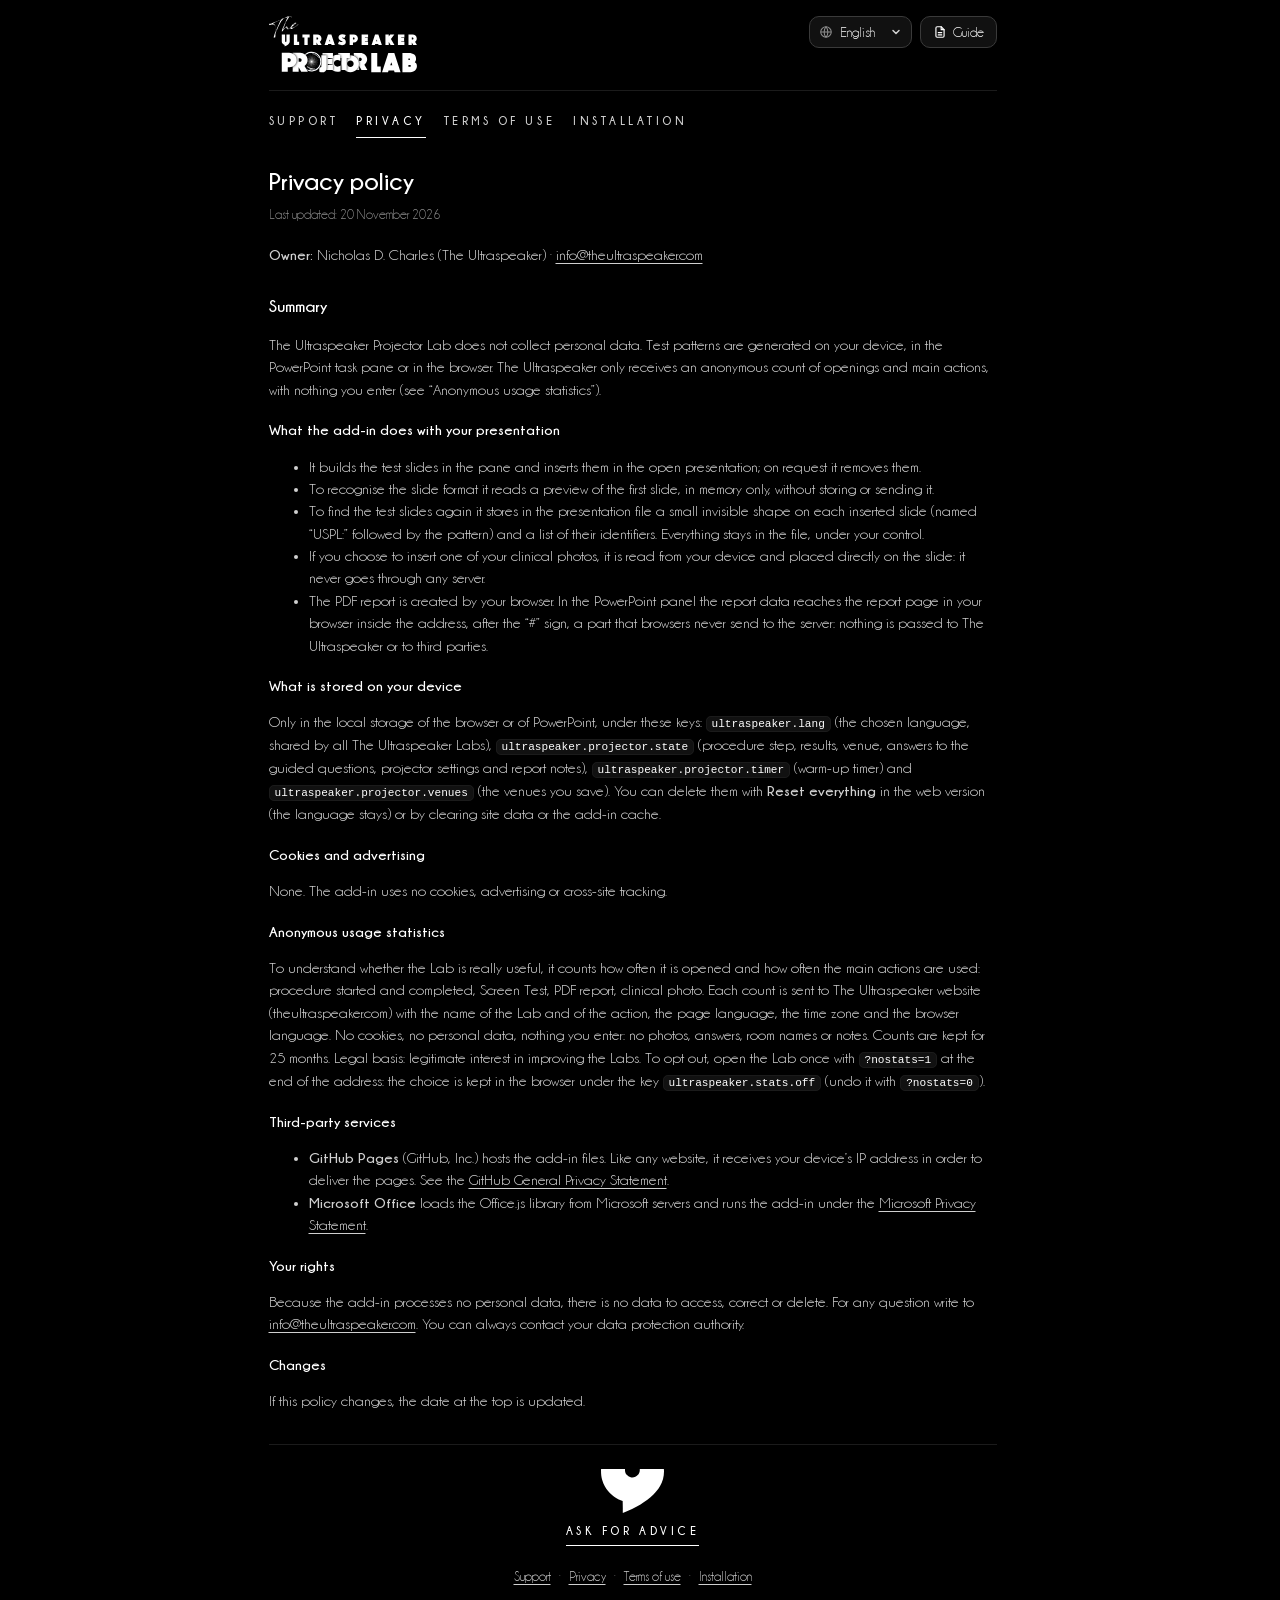
<file: privacy.html>
<!doctype html>
<html lang="it">
<head>
<meta charset="utf-8">
<meta name="viewport" content="width=device-width, initial-scale=1">
<title>Privacy · The Ultraspeaker Projector Lab</title>
<meta name="theme-color" content="#000000">
<meta name="color-scheme" content="dark">
<link rel="icon" type="image/svg+xml" href="assets/favicon.svg?v=5">
<link rel="icon" type="image/png" sizes="32x32" href="assets/projector-lab-icon-32.png?v=5">
<link rel="apple-touch-icon" href="assets/projector-lab-icon-180.png?v=5">
<link rel="stylesheet" href="shared/ultraspeaker-lab.css?v=20261120">
<link rel="stylesheet" href="css/app.css?v=20261120">
<script src="shared/ultraspeaker-lang.js?v=20261120"></script>
<!-- Lingua letta prima del disegno della pagina, così compare subito il testo giusto -->
<script>document.documentElement.lang = UltraspeakerLang.get("projectorlab.lang");</script>
</head>
<body data-page="privacy">
<div class="us-doc">
  <header class="us-header">
    <a class="us-logo" href="https://www.theultraspeaker.com" target="_blank" rel="noopener"><img src="assets/logo-projector-lab-white.svg?v=5" alt="The Ultraspeaker Projector Lab"></a>
    <div class="us-header-tools">
      <label class="us-lang"><svg viewBox="0 0 24 24" aria-hidden="true"><circle cx="12" cy="12" r="9"/><path d="M3 12h18M12 3a14 14 0 0 1 0 18M12 3a14 14 0 0 0 0 18"/></svg><span class="us-sr" data-t="language">Lingua</span><select id="lang"></select></label>
      <a class="us-btn us-guide" id="usGuide" href="guide/projector-lab-guide-it.pdf" target="_blank" rel="noopener"><svg viewBox="0 0 24 24" aria-hidden="true"><path d="M14 3H7a2 2 0 0 0-2 2v14a2 2 0 0 0 2 2h10a2 2 0 0 0 2-2V8z"/><path d="M14 3v5h5M9 13h6M9 17h6"/></svg><span data-t="guide">Guida</span></a>
    </div>
  </header>
  <nav class="us-doc-nav"><a href="support.html" data-nav="support">Supporto</a><a href="privacy.html" data-nav="privacy" aria-current="page">Privacy</a><a href="terms.html" data-nav="terms">Condizioni d’uso</a><a href="GUIDA-INSTALLAZIONE.html" data-nav="install">Installazione</a></nav>
<main>
<div data-lang="it" lang="it">
<h1>Informativa sulla privacy</h1>
<p class="us-updated">Ultimo aggiornamento: 20 novembre 2026</p>
<p><b>Titolare:</b> Nicholas D. Charles (The Ultraspeaker) · <a href="mailto:info@theultraspeaker.com">info@theultraspeaker.com</a></p>

<h2>In breve</h2>
<p>The Ultraspeaker Projector Lab non raccoglie dati personali. I pattern di test vengono generati sul tuo dispositivo, nel pannello di PowerPoint o nel browser. A The Ultraspeaker arriva solo un conteggio anonimo di aperture e azioni principali, senza nulla di ciò che inserisci (vedi «Statistiche d’uso anonime»).</p>


<h3>Cosa fa l’add-in con la tua presentazione</h3>
<ul>
<li>Crea le slide di test nel pannello e le inserisce nella presentazione aperta; su richiesta le rimuove.</li>
<li>Per riconoscere il formato delle slide legge un’anteprima della prima slide, solo in memoria, senza salvarla né inviarla.</li>
<li>Per ritrovare le slide di test salva nel file della presentazione una piccola forma invisibile su ogni slide inserita (con il nome «USPL:» seguito dal pattern) e un elenco dei loro identificativi. Tutto resta nel file, sotto il tuo controllo.</li>
<li>Se scegli di inserire una tua foto clinica, la foto viene letta dal tuo dispositivo e inserita direttamente nella slide: non passa da nessun server.</li>
<li>Il report in PDF viene creato dal tuo browser. Nel pannello di PowerPoint i dati del report passano alla pagina del report nel browser dentro l’indirizzo, dopo il simbolo «#», una parte che i browser non inviano mai al server: nulla viene trasmesso a The Ultraspeaker o a terzi.</li>
</ul>

<h3>Cosa viene salvato sul dispositivo</h3>
<p>Solo nella memoria locale del browser o di PowerPoint, con queste chiavi: <code>ultraspeaker.lang</code> (la lingua scelta, comune a tutti i Lab The Ultraspeaker), <code>ultraspeaker.projector.state</code> (passo della procedura, esiti, sala, risposte alle domande guidate, valori del proiettore e note del report), <code>ultraspeaker.projector.timer</code> (timer di riscaldamento) e <code>ultraspeaker.projector.venues</code> (le sale che salvi). Puoi cancellarle con <b>Azzera tutto</b> nella versione web (la lingua resta) oppure svuotando i dati del sito o la cache dei componenti aggiuntivi.</p>

<h3>Cookie e pubblicità</h3>
<p>Nessuno. L’add-in non usa cookie, pubblicità o tracciamento tra siti.</p>

<h3>Statistiche d’uso anonime</h3>
<p>Per capire se il Lab serve davvero, conta quante volte viene aperto e quante volte si usano le azioni principali: procedura iniziata e completata, Screen Test, report PDF, foto clinica. Ogni conteggio viene inviato al sito The Ultraspeaker (theultraspeaker.com) con il nome del Lab e dell’azione, la lingua della pagina, il fuso orario e la lingua del browser. Niente cookie, nessun dato personale, nessun contenuto inserito: né foto, né risposte, né nomi di sale, né note. I conteggi si conservano per 25 mesi. Base giuridica: legittimo interesse a migliorare i Lab. Per non essere contato apri il Lab una volta con <code>?nostats=1</code> alla fine dell’indirizzo: la scelta resta nel browser nella chiave <code>ultraspeaker.stats.off</code> (si annulla con <code>?nostats=0</code>).</p>

<h3>Servizi di terze parti</h3>
<ul>
<li><b>GitHub Pages</b> (GitHub, Inc.) ospita i file dell’add-in. Come ogni sito web, riceve l’indirizzo IP del dispositivo per consegnare le pagine. Vedi la <a href="https://docs.github.com/site-policy/privacy-policies/github-general-privacy-statement">GitHub General Privacy Statement</a>.</li>
<li><b>Microsoft Office</b> carica la libreria Office.js dai server Microsoft e gestisce l’esecuzione dell’add-in secondo l’<a href="https://privacy.microsoft.com/privacystatement">Informativa sulla privacy di Microsoft</a>.</li>
</ul>

<h3>I tuoi diritti</h3>
<p>Poiché l’add-in non tratta dati personali, non ci sono dati da consultare, correggere o cancellare. Per qualsiasi domanda scrivi a <a href="mailto:info@theultraspeaker.com">info@theultraspeaker.com</a>. Puoi sempre rivolgerti al Garante per la protezione dei dati personali.</p>

<h3>Modifiche</h3>
<p>Se questa informativa cambia, la data in alto viene aggiornata.</p>
</div>
<div data-lang="en" lang="en">
<h1>Privacy policy</h1>
<p class="us-updated">Last updated: 20 November 2026</p>
<p><b>Owner:</b> Nicholas D. Charles (The Ultraspeaker) · <a href="mailto:info@theultraspeaker.com">info@theultraspeaker.com</a></p>

<h2>Summary</h2>
<p>The Ultraspeaker Projector Lab does not collect personal data. Test patterns are generated on your device, in the PowerPoint task pane or in the browser. The Ultraspeaker only receives an anonymous count of openings and main actions, with nothing you enter (see “Anonymous usage statistics”).</p>


<h3>What the add-in does with your presentation</h3>
<ul>
<li>It builds the test slides in the pane and inserts them in the open presentation; on request it removes them.</li>
<li>To recognise the slide format it reads a preview of the first slide, in memory only, without storing or sending it.</li>
<li>To find the test slides again it stores in the presentation file a small invisible shape on each inserted slide (named “USPL:” followed by the pattern) and a list of their identifiers. Everything stays in the file, under your control.</li>
<li>If you choose to insert one of your clinical photos, it is read from your device and placed directly on the slide: it never goes through any server.</li>
<li>The PDF report is created by your browser. In the PowerPoint panel the report data reaches the report page in your browser inside the address, after the “#” sign, a part that browsers never send to the server: nothing is passed to The Ultraspeaker or to third parties.</li>
</ul>

<h3>What is stored on your device</h3>
<p>Only in the local storage of the browser or of PowerPoint, under these keys: <code>ultraspeaker.lang</code> (the chosen language, shared by all The Ultraspeaker Labs), <code>ultraspeaker.projector.state</code> (procedure step, results, venue, answers to the guided questions, projector settings and report notes), <code>ultraspeaker.projector.timer</code> (warm-up timer) and <code>ultraspeaker.projector.venues</code> (the venues you save). You can delete them with <b>Reset everything</b> in the web version (the language stays) or by clearing site data or the add-in cache.</p>

<h3>Cookies and advertising</h3>
<p>None. The add-in uses no cookies, advertising or cross-site tracking.</p>

<h3>Anonymous usage statistics</h3>
<p>To understand whether the Lab is really useful, it counts how often it is opened and how often the main actions are used: procedure started and completed, Screen Test, PDF report, clinical photo. Each count is sent to The Ultraspeaker website (theultraspeaker.com) with the name of the Lab and of the action, the page language, the time zone and the browser language. No cookies, no personal data, nothing you enter: no photos, answers, room names or notes. Counts are kept for 25 months. Legal basis: legitimate interest in improving the Labs. To opt out, open the Lab once with <code>?nostats=1</code> at the end of the address: the choice is kept in the browser under the key <code>ultraspeaker.stats.off</code> (undo it with <code>?nostats=0</code>).</p>

<h3>Third-party services</h3>
<ul>
<li><b>GitHub Pages</b> (GitHub, Inc.) hosts the add-in files. Like any website, it receives your device’s IP address in order to deliver the pages. See the <a href="https://docs.github.com/site-policy/privacy-policies/github-general-privacy-statement">GitHub General Privacy Statement</a>.</li>
<li><b>Microsoft Office</b> loads the Office.js library from Microsoft servers and runs the add-in under the <a href="https://privacy.microsoft.com/privacystatement">Microsoft Privacy Statement</a>.</li>
</ul>

<h3>Your rights</h3>
<p>Because the add-in processes no personal data, there is no data to access, correct or delete. For any question write to <a href="mailto:info@theultraspeaker.com">info@theultraspeaker.com</a>. You can always contact your data protection authority.</p>

<h3>Changes</h3>
<p>If this policy changes, the date at the top is updated.</p>
</div>
<div data-lang="es" lang="es">
<h1>Política de privacidad</h1>
<p class="us-updated">Última actualización: 20 de noviembre de 2026</p>
<p><b>Titular:</b> Nicholas D. Charles (The Ultraspeaker) · <a href="mailto:info@theultraspeaker.com">info@theultraspeaker.com</a></p>

<h2>En resumen</h2>
<p>The Ultraspeaker Projector Lab no recoge datos personales. Los patrones de prueba se generan en tu dispositivo, en el panel de PowerPoint o en el navegador. A The Ultraspeaker solo llega un recuento anónimo de aperturas y acciones principales, sin nada de lo que introduces (ver «Estadísticas de uso anónimas»).</p>


<h3>Qué hace el complemento con tu presentación</h3>
<ul>
<li>Crea las diapositivas de prueba en el panel y las inserta en la presentación abierta; si lo pides, las elimina.</li>
<li>Para reconocer el formato de las diapositivas lee una vista previa de la primera diapositiva, solo en memoria, sin guardarla ni enviarla.</li>
<li>Para volver a encontrar las diapositivas de prueba guarda en el archivo de la presentación una pequeña forma invisible en cada diapositiva insertada (con el nombre «USPL:» seguido del patrón) y una lista de sus identificadores. Todo queda en el archivo, bajo tu control.</li>
<li>Si decides insertar una foto clínica tuya, se lee desde tu dispositivo y se coloca directamente en la diapositiva: no pasa por ningún servidor.</li>
<li>El informe en PDF lo crea tu navegador. En el panel de PowerPoint los datos del informe llegan a la página del informe en el navegador dentro de la dirección, después del signo «#», una parte que los navegadores nunca envían al servidor: nada se transmite a The Ultraspeaker ni a terceros.</li>
</ul>

<h3>Qué se guarda en tu dispositivo</h3>
<p>Solo en el almacenamiento local del navegador o de PowerPoint, con estas claves: <code>ultraspeaker.lang</code> (el idioma elegido, común a todos los Lab The Ultraspeaker), <code>ultraspeaker.projector.state</code> (paso del procedimiento, resultados, sala, respuestas a las preguntas guiadas, valores del proyector y notas del informe), <code>ultraspeaker.projector.timer</code> (temporizador de calentamiento) y <code>ultraspeaker.projector.venues</code> (las salas que guardas). Puedes borrarlas con <b>Restablecer todo</b> en la versión web (el idioma se mantiene) o eliminando los datos del sitio o la caché de complementos.</p>

<h3>Cookies y publicidad</h3>
<p>Ninguna. El complemento no usa cookies, publicidad ni seguimiento entre sitios.</p>

<h3>Estadísticas de uso anónimas</h3>
<p>Para saber si el Lab sirve de verdad, cuenta cuántas veces se abre y cuántas veces se usan las acciones principales: procedimiento iniciado y completado, Screen Test, informe PDF, foto clínica. Cada recuento se envía al sitio The Ultraspeaker (theultraspeaker.com) con el nombre del Lab y de la acción, el idioma de la página, la zona horaria y el idioma del navegador. Sin cookies, sin datos personales y sin nada de lo que introduces: ni fotos, ni respuestas, ni nombres de salas, ni notas. Los recuentos se conservan 25 meses. Base jurídica: interés legítimo en mejorar los Labs. Para no ser contado, abre el Lab una vez con <code>?nostats=1</code> al final de la dirección: la elección queda en el navegador con la clave <code>ultraspeaker.stats.off</code> (se anula con <code>?nostats=0</code>).</p>

<h3>Servicios de terceros</h3>
<ul>
<li><b>GitHub Pages</b> (GitHub, Inc.) aloja los archivos del complemento. Como cualquier sitio web, recibe la dirección IP del dispositivo para entregar las páginas. Consulta la <a href="https://docs.github.com/site-policy/privacy-policies/github-general-privacy-statement">GitHub General Privacy Statement</a>.</li>
<li><b>Microsoft Office</b> carga la biblioteca Office.js desde los servidores de Microsoft y ejecuta el complemento según la <a href="https://privacy.microsoft.com/privacystatement">Declaración de privacidad de Microsoft</a>.</li>
</ul>

<h3>Tus derechos</h3>
<p>Como el complemento no trata datos personales, no hay datos que consultar, corregir o eliminar. Para cualquier pregunta escribe a <a href="mailto:info@theultraspeaker.com">info@theultraspeaker.com</a>. Siempre puedes dirigirte a tu autoridad de protección de datos.</p>

<h3>Cambios</h3>
<p>Si esta política cambia, se actualiza la fecha de arriba.</p>
</div>
<div data-lang="fr" lang="fr">
<h1>Politique de confidentialité</h1>
<p class="us-updated">Dernière mise à jour : 20 novembre 2026</p>
<p><b>Titulaire:</b> Nicholas D. Charles (The Ultraspeaker) · <a href="mailto:info@theultraspeaker.com">info@theultraspeaker.com</a></p>

<h2>En bref</h2>
<p>The Ultraspeaker Projector Lab ne collecte aucune donnée personnelle. Les mires de test sont générées sur votre appareil, dans le volet de PowerPoint ou dans le navigateur. The Ultraspeaker reçoit seulement un comptage anonyme des ouvertures et des actions principales, sans rien de ce que vous saisissez (voir « Statistiques d’utilisation anonymes »).</p>


<h3>Ce que fait le complément avec votre présentation</h3>
<ul>
<li>Il crée les diapositives de test dans le volet et les insère dans la présentation ouverte ; sur demande, il les supprime.</li>
<li>Pour reconnaître le format des diapositives, il lit un aperçu de la première diapositive, uniquement en mémoire, sans l’enregistrer ni l’envoyer.</li>
<li>Pour retrouver les diapositives de test, il enregistre dans le fichier de la présentation une petite forme invisible sur chaque diapositive insérée (nommée « USPL: » suivi de la mire) et une liste de leurs identifiants. Tout reste dans le fichier, sous votre contrôle.</li>
<li>Si vous choisissez d’insérer une de vos photos cliniques, elle est lue depuis votre appareil et placée directement sur la diapositive : elle ne passe par aucun serveur.</li>
<li>Le rapport PDF est créé par votre navigateur. Dans le volet de PowerPoint, les données du rapport arrivent à la page du rapport dans le navigateur à l’intérieur de l’adresse, après le signe « # », une partie que les navigateurs n’envoient jamais au serveur : rien n’est transmis à The Ultraspeaker ni à des tiers.</li>
</ul>

<h3>Ce qui est enregistré sur votre appareil</h3>
<p>Uniquement dans le stockage local du navigateur ou de PowerPoint, sous ces clés : <code>ultraspeaker.lang</code> (la langue choisie, commune à tous les Lab The Ultraspeaker), <code>ultraspeaker.projector.state</code> (étape de la procédure, résultats, salle, réponses aux questions guidées, réglages du projecteur et notes du rapport), <code>ultraspeaker.projector.timer</code> (minuteur de chauffe) et <code>ultraspeaker.projector.venues</code> (les salles enregistrées). Vous pouvez les effacer avec <b>Tout réinitialiser</b> dans la version web (la langue reste) ou en supprimant les données du site ou le cache des compléments.</p>

<h3>Cookies et publicité</h3>
<p>Aucun. Le complément n’utilise ni cookies, ni publicité, ni suivi entre sites.</p>

<h3>Statistiques d’utilisation anonymes</h3>
<p>Pour savoir si le Lab est vraiment utile, il compte combien de fois il est ouvert et combien de fois les actions principales sont utilisées : procédure commencée et terminée, Screen Test, rapport PDF, photo clinique. Chaque comptage est envoyé au site The Ultraspeaker (theultraspeaker.com) avec le nom du Lab et de l’action, la langue de la page, le fuseau horaire et la langue du navigateur. Pas de cookies, aucune donnée personnelle, rien de ce que vous saisissez : ni photos, ni réponses, ni noms de salles, ni notes. Les comptages sont conservés 25 mois. Base juridique : intérêt légitime à améliorer les Labs. Pour ne pas être compté, ouvrez le Lab une fois avec <code>?nostats=1</code> à la fin de l’adresse : le choix reste dans le navigateur sous la clé <code>ultraspeaker.stats.off</code> (annulez-le avec <code>?nostats=0</code>).</p>

<h3>Services tiers</h3>
<ul>
<li><b>GitHub Pages</b> (GitHub, Inc.) héberge les fichiers du complément. Comme tout site web, il reçoit l’adresse IP de l’appareil pour délivrer les pages. Voir la <a href="https://docs.github.com/site-policy/privacy-policies/github-general-privacy-statement">GitHub General Privacy Statement</a>.</li>
<li><b>Microsoft Office</b> charge la bibliothèque Office.js depuis les serveurs de Microsoft et exécute le complément selon la <a href="https://privacy.microsoft.com/privacystatement">Déclaration de confidentialité Microsoft</a>.</li>
</ul>

<h3>Vos droits</h3>
<p>Le complément ne traitant aucune donnée personnelle, il n’y a pas de données à consulter, corriger ou supprimer. Pour toute question, écrivez à <a href="mailto:info@theultraspeaker.com">info@theultraspeaker.com</a>. Vous pouvez toujours vous adresser à votre autorité de protection des données (en France, la CNIL).</p>

<h3>Modifications</h3>
<p>Si cette politique change, la date en haut de la page est mise à jour.</p>
</div>
<div data-lang="de" lang="de">
<h1>Datenschutzerklärung</h1>
<p class="us-updated">Zuletzt aktualisiert: 20. November 2026</p>
<p><b>Inhaber:</b> Nicholas D. Charles (The Ultraspeaker) · <a href="mailto:info@theultraspeaker.com">info@theultraspeaker.com</a></p>

<h2>Kurz gesagt</h2>
<p>The Ultraspeaker Projector Lab erhebt keine personenbezogenen Daten. Die Testbilder werden auf Ihrem Gerät im PowerPoint-Aufgabenbereich oder im Browser erzeugt. The Ultraspeaker erhält nur eine anonyme Zählung von Aufrufen und Hauptaktionen, ohne Ihre Eingaben (siehe „Anonyme Nutzungsstatistiken“).</p>


<h3>Was das Add-In mit Ihrer Präsentation macht</h3>
<ul>
<li>Es erstellt die Testfolien im Aufgabenbereich und fügt sie in die geöffnete Präsentation ein; auf Wunsch entfernt es sie wieder.</li>
<li>Um das Folienformat zu erkennen, liest es eine Vorschau der ersten Folie, nur im Arbeitsspeicher, ohne sie zu speichern oder zu senden.</li>
<li>Um die Testfolien wiederzufinden, speichert es in der Präsentationsdatei auf jeder eingefügten Folie eine kleine unsichtbare Form (mit dem Namen „USPL:“ und dem Testbild) sowie eine Liste ihrer Kennungen. Alles bleibt in der Datei und unter Ihrer Kontrolle.</li>
<li>Wenn Sie ein eigenes klinisches Foto einfügen, wird es von Ihrem Gerät gelesen und direkt auf die Folie gesetzt: Es läuft über keinen Server.</li>
<li>Der PDF-Bericht wird von Ihrem Browser erstellt. Im PowerPoint-Bereich gelangen die Berichtsdaten in der Adresse nach dem Zeichen „#“ zur Berichtsseite im Browser – ein Teil, den Browser nie an den Server senden: Nichts wird an The Ultraspeaker oder Dritte übertragen.</li>
</ul>

<h3>Was auf Ihrem Gerät gespeichert wird</h3>
<p>Nur im lokalen Speicher des Browsers oder von PowerPoint, unter diesen Schlüsseln: <code>ultraspeaker.lang</code> (die gewählte Sprache, gemeinsam für alle Labs von The Ultraspeaker), <code>ultraspeaker.projector.state</code> (Schritt der Anleitung, Ergebnisse, Saal, Antworten auf die geführten Fragen, Projektorwerte und Notizen im Bericht), <code>ultraspeaker.projector.timer</code> (Aufwärm-Timer) und <code>ultraspeaker.projector.venues</code> (gespeicherte Säle). Sie können sie mit <b>Alles zurücksetzen</b> in der Webversion löschen (die Sprache bleibt) oder indem Sie die Websitedaten oder den Add-In-Cache leeren.</p>

<h3>Cookies und Werbung</h3>
<p>Keine. Das Add-In verwendet keine Cookies, keine Werbung und kein seitenübergreifendes Tracking.</p>

<h3>Anonyme Nutzungsstatistiken</h3>
<p>Um zu verstehen, ob das Lab wirklich nützt, zählt es, wie oft es geöffnet wird und wie oft die Hauptaktionen genutzt werden: Ablauf begonnen und abgeschlossen, Screen Test, PDF-Bericht, klinisches Foto. Jede Zählung wird an die Website The Ultraspeaker (theultraspeaker.com) gesendet, mit dem Namen des Labs und der Aktion, der Sprache der Seite, der Zeitzone und der Browsersprache. Keine Cookies, keine personenbezogenen Daten, nichts von Ihren Eingaben: keine Fotos, Antworten, Raumnamen oder Notizen. Die Zählungen werden 25 Monate aufbewahrt. Rechtsgrundlage: berechtigtes Interesse an der Verbesserung der Labs. Wenn Sie nicht gezählt werden möchten, öffnen Sie das Lab einmal mit <code>?nostats=1</code> am Ende der Adresse: Die Wahl bleibt im Browser unter dem Schlüssel <code>ultraspeaker.stats.off</code> (rückgängig mit <code>?nostats=0</code>).</p>

<h3>Dienste Dritter</h3>
<ul>
<li><b>GitHub Pages</b> (GitHub, Inc.) hostet die Dateien des Add-Ins. Wie jede Website erhält es die IP-Adresse des Geräts, um die Seiten auszuliefern. Siehe <a href="https://docs.github.com/site-policy/privacy-policies/github-general-privacy-statement">GitHub General Privacy Statement</a>.</li>
<li><b>Microsoft Office</b> lädt die Bibliothek Office.js von Microsoft-Servern und führt das Add-In gemäß der <a href="https://privacy.microsoft.com/privacystatement">Microsoft-Datenschutzerklärung</a> aus.</li>
</ul>

<h3>Ihre Rechte</h3>
<p>Da das Add-In keine personenbezogenen Daten verarbeitet, gibt es keine Daten, die eingesehen, berichtigt oder gelöscht werden könnten. Bei Fragen schreiben Sie an <a href="mailto:info@theultraspeaker.com">info@theultraspeaker.com</a>. Sie können sich jederzeit an Ihre Datenschutzaufsichtsbehörde wenden.</p>

<h3>Änderungen</h3>
<p>Wenn sich diese Erklärung ändert, wird das Datum oben aktualisiert.</p>
</div>
</main>
  <footer class="us-footer">
    <a class="us-cta" id="usCta" href="mailto:info@theultraspeaker.com?subject=Richiedi%20un%20consiglio"><img src="assets/arena-white.svg" alt=""><span data-t="cta">Richiedi un consiglio</span></a>
    <p class="us-links"><a href="support.html" data-nav="support">Supporto</a><a href="privacy.html" data-nav="privacy">Privacy</a><a href="terms.html" data-nav="terms">Condizioni d’uso</a><a href="GUIDA-INSTALLAZIONE.html" data-nav="install">Installazione</a></p>
  </footer>
</div>
<script src="legal.js?v=20261120"></script>
</body>
</html>
</file>
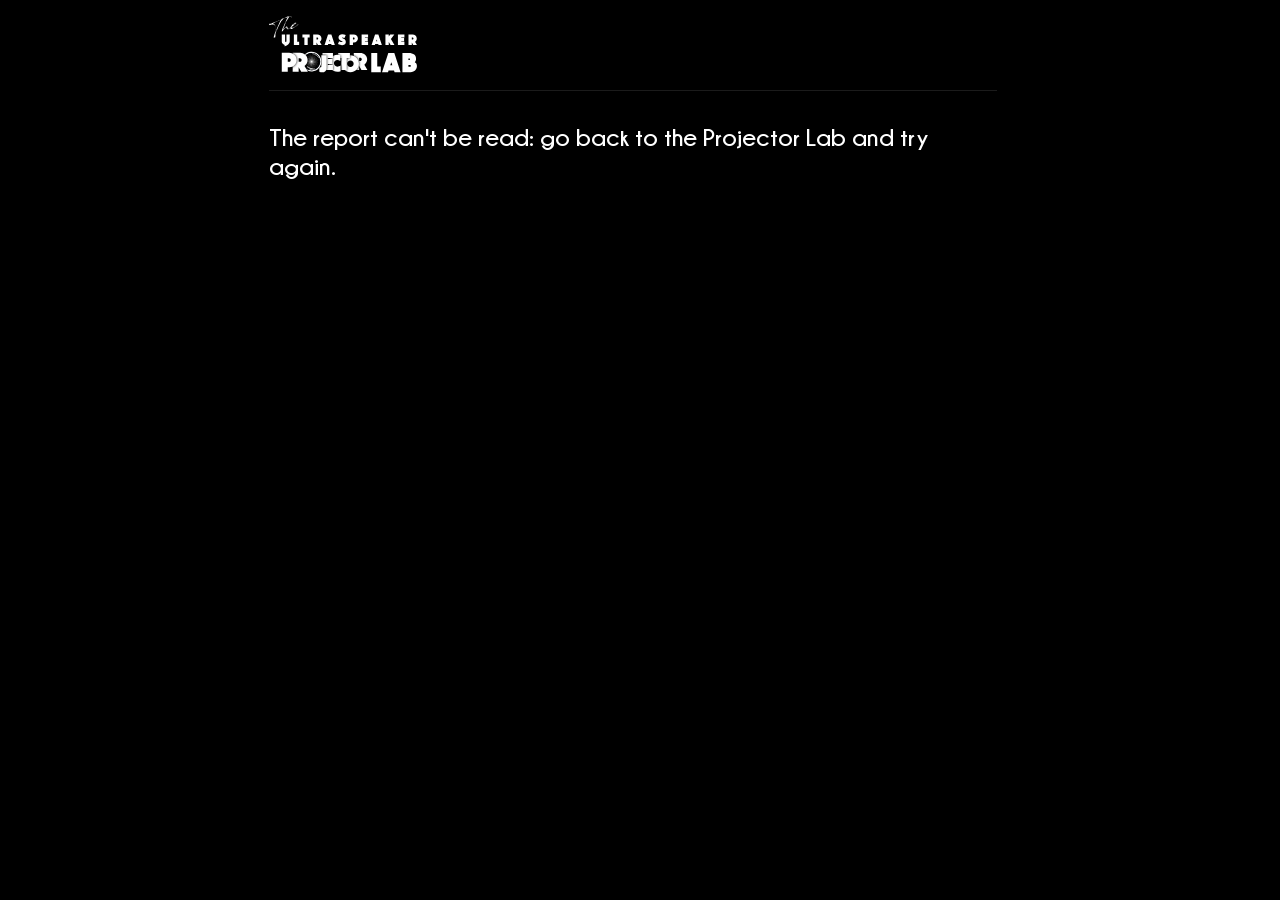
<file: report.html>
<!doctype html>
<html lang="en">
<head>
<meta charset="utf-8">
<meta name="viewport" content="width=device-width, initial-scale=1">
<meta name="robots" content="noindex">
<title>Report · The Ultraspeaker Projector Lab</title>
<meta name="theme-color" content="#000000">
<meta name="color-scheme" content="dark">
<link rel="icon" type="image/svg+xml" href="assets/favicon.svg?v=5">
<link rel="icon" type="image/png" sizes="32x32" href="assets/projector-lab-icon-32.png?v=5">
<link rel="apple-touch-icon" href="assets/projector-lab-icon-180.png?v=5">
<link rel="stylesheet" href="shared/ultraspeaker-lab.css?v=20261120">
<link rel="stylesheet" href="css/app.css?v=20261120">
</head>
<!-- Report in PDF aperto dal pannello di PowerPoint: i dati arrivano dopo il # (non vengono mai inviati al server) -->
<body>
<div class="us-page us-page--narrow">
  <header class="us-header">
    <a class="us-logo" href="https://www.theultraspeaker.com" target="_blank" rel="noopener"><img src="assets/logo-projector-lab-white.svg?v=5" alt="The Ultraspeaker Projector Lab"></a>
  </header>
  <main class="pl-repage">
    <p class="us-label" id="kicker"></p>
    <h1 class="us-title" id="title"></h1>
    <p class="us-subtitle" id="meta"></p>
    <button type="button" class="us-btn us-btn--primary us-btn--block" id="dl" disabled><svg viewBox="0 0 24 24" aria-hidden="true"><path d="M14 3H6a1 1 0 0 0-1 1v16a1 1 0 0 0 1 1h12a1 1 0 0 0 1-1V8zM14 3v5h5M12 11v6M9 14l3 3 3-3"/></svg><span id="dlText"></span></button>
    <iframe class="pl-repreview" id="preview" title="PDF" hidden></iframe>
  </main>
</div>
<script src="vendor/jspdf.umd.min.js?v=20261120"></script>
<script src="report-pdf.js?v=20261120"></script>
<script>
(async function () {
  const $ = (id) => document.getElementById(id);
  let m = null;
  try {
    const b = atob(location.hash.slice(1).replace(/-/g, "+").replace(/_/g, "/"));
    m = JSON.parse(new TextDecoder().decode(Uint8Array.from(b, (c) => c.charCodeAt(0))));
  } catch (e) { /* link incompleto */ }
  if (!m || !m.L) {
    $("title").textContent = "The report can't be read: go back to the Projector Lab and try again.";
    $("dl").hidden = true; return;
  }
  document.documentElement.lang = m.lang;
  document.title = `${m.L.file} · The Ultraspeaker Projector Lab`;
  $("kicker").textContent = m.L.ready;
  $("title").textContent = m.venue || m.L.untitled;
  $("meta").textContent = `${m.date} · ${m.L.formatL} ${m.format}`;
  $("dlText").textContent = m.L.again;
  try {
    const doc = await window.PLReport.build(m, "");
    const name = window.PLReport.fileName(m);
    $("dl").disabled = false;
    $("dl").onclick = () => window.PLReport.save(doc, name);
    // anteprima nella pagina (dove il browser mostra i PDF)
    const pv = $("preview"); pv.src = URL.createObjectURL(doc.output("blob")); pv.hidden = false;
  } catch (e) {
    $("title").textContent = m.L.error; $("dl").hidden = true;
  }
})();
</script>
</body>
</html>
</file>
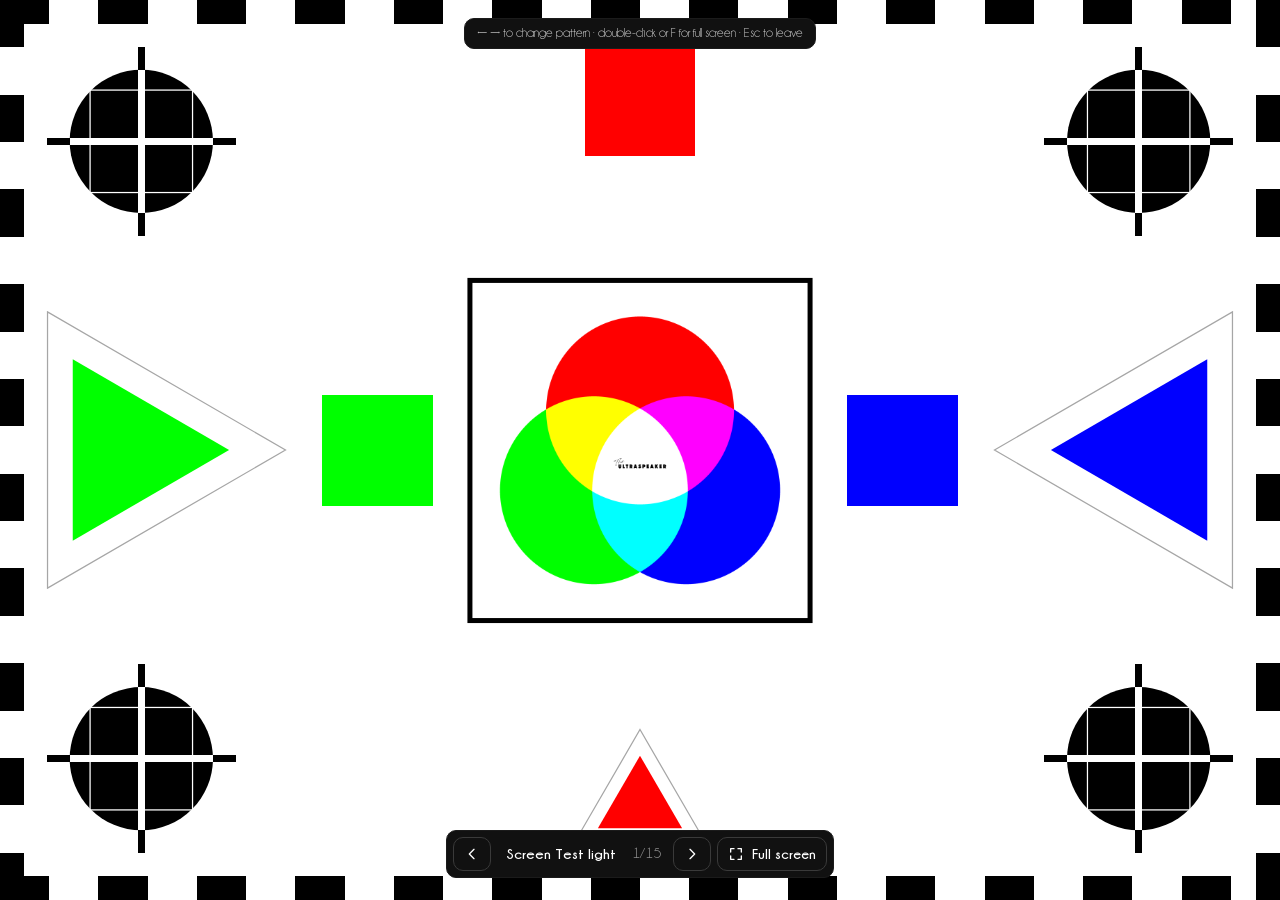
<file: show.html>
<!doctype html>
<html lang="it">
<head>
<meta charset="utf-8">
<meta name="viewport" content="width=device-width, initial-scale=1">
<title>Projector Lab – Screen Test</title>
<link rel="icon" type="image/svg+xml" href="assets/favicon.svg?v=5">
<meta name="theme-color" content="#000000">
<meta name="color-scheme" content="dark">
<!-- Office.js serve solo nella finestra di dialogo di PowerPoint (pagina senza opener e non in un riquadro).
     Dentro il riquadro della pagina, nel browser, Office.js svuoterebbe il riquadro (pagina bianca) -->
<script>if (!window.opener && window.parent === window) document.write('<script src="https://appsforoffice.microsoft.com/lib/1/hosted/office.js"><\/script>');</script>
<link rel="stylesheet" href="shared/ultraspeaker-lab.css?v=20261120">
<style>
/* Pattern a tutto schermo: niente margini né barre di scorrimento, solo la barra dei comandi che si nasconde */
html,body{height:100%;overflow:hidden;scrollbar-gutter:auto}
body{line-height:1.4;user-select:none;-webkit-user-select:none}
#stage{position:fixed;inset:0}
#stage svg{display:block;width:100%;height:100%}
#photo{position:fixed;inset:0;display:none;background:var(--us-stage-black)}
#photo img{width:100%;height:100%;object-fit:contain;display:block}
body.idle{cursor:none}
.bar{position:fixed;left:50%;bottom:22px;transform:translateX(-50%);display:flex;align-items:center;gap:6px;padding:6px;border-radius:var(--us-radius);background:var(--us-backstage);border:var(--us-divider);transition:opacity .3s;max-width:calc(100% - 24px)}
body.idle .bar{opacity:0;pointer-events:none}
.bar .us-btn{height:34px;min-width:34px;padding:0 10px;font-weight:700}
.bar .name{padding:0 10px;min-width:0;overflow:hidden;text-overflow:ellipsis;white-space:nowrap;font-weight:700}
.bar .count{color:var(--us-ash);font-variant-numeric:tabular-nums;padding-right:6px}
@media (max-width:520px){#fsLabel,.help{display:none}}
.help{position:fixed;left:50%;top:18px;transform:translateX(-50%);font-size:12px;color:var(--us-silver);background:var(--us-backstage);border:var(--us-divider);padding:6px 12px;border-radius:var(--us-radius);transition:opacity .3s;white-space:nowrap;max-width:calc(100% - 24px);overflow:hidden;text-overflow:ellipsis}
body.idle .help{opacity:0}
</style>
</head>
<body>
<div id="stage" aria-live="polite"></div>
<div id="photo"><img alt=""></div>
<div class="help" id="help"></div>
<div class="bar" role="toolbar">
  <button type="button" class="us-btn" id="prev" aria-label="←"><svg viewBox="0 0 24 24"><path d="M15 5l-7 7 7 7"/></svg></button>
  <div class="name" id="name"></div><div class="count" id="count"></div>
  <button type="button" class="us-btn" id="next" aria-label="→"><svg viewBox="0 0 24 24"><path d="M9 5l7 7-7 7"/></svg></button>
  <button type="button" class="us-btn" id="fs"><svg viewBox="0 0 24 24"><path d="M4 9V4h5M20 9V4h-5M4 15v5h5M20 15v5h-5"/></svg><span id="fsLabel"></span></button>
  <button type="button" class="us-btn" id="close" aria-label="Esc" hidden><svg viewBox="0 0 24 24"><path d="M6 6l12 12M18 6L6 18"/></svg></button>
</div>
<script src="shared/ultraspeaker-lang.js?v=20261120"></script>
<script src="i18n.js?v=20261120"></script>
<script src="venn-data.js?v=20261120"></script>
<script src="wm-data.js?v=20261120"></script>
<script src="patterns.js?v=20261120"></script>
<script>
(function () {
  "use strict";
  const PLP = window.PL_PATTERNS, I18N = window.PL_I18N;
  const q = new URLSearchParams(location.search);
  let LANG = UltraspeakerLang.get(); // ?lang= dal pannello, altrimenti la lingua comune (riserva: inglese)
  const t = (k) => I18N[LANG][k] ?? k;
  const KEYS = PLP.ORDER;
  let idx = Math.max(0, KEYS.indexOf(q.get("k")));
  let photo = null, inDialog = false;
  // Tre modi: finestra di dialogo di PowerPoint, finestra del browser (opener) o riquadro dentro il pannello (parent)
  const embedded = window.parent !== window;
  const host = window.opener || (embedded ? window.parent : null);
  // Formato: fisso se scelto nel pannello (4:3, 16:9, 3:1), altrimenti quello reale della finestra
  let fixed = PLP.FORMATS[q.get("f")] ? q.get("f") : "";
  const stage = document.getElementById("stage");

  function labels() { const o = {}; Object.keys(I18N.it).forEach((k) => { if (k.startsWith("p.")) o[k] = t(k); }); return o; }
  // Il pattern si adatta al formato reale dello schermo: i bordi coincidono con i bordi del proiettore
  function render() {
    const key = KEYS[idx];
    const r = Math.min(3, Math.max(1, innerWidth / Math.max(1, innerHeight)));
    const W = fixed ? PLP.FORMATS[fixed] : r * PLP.H;
    stage.innerHTML = PLP.toSVG(PLP.build(key, W, labels()), W, { par: fixed ? "xMidYMid meet" : "none", attrs: ' role="img" aria-label="' + t("p." + key + ".name") + '"' });
    const ph = document.getElementById("photo");
    ph.style.display = key === "photo" && photo ? "block" : "none";
    if (photo) ph.querySelector("img").src = photo;
    document.getElementById("name").textContent = t("p." + key + ".name");
    document.getElementById("count").textContent = (idx + 1) + "/" + KEYS.length;
    document.getElementById("help").textContent = t("win.hint");
    document.getElementById("fsLabel").textContent = t("win.fs");
    document.documentElement.lang = LANG;
  }
  const post = (m) => { try { if (host && !host.closed) host.postMessage(Object.assign({ uspl: 1, from: "show" }, m), location.origin === "null" ? "*" : location.origin); } catch (e) { /* pannello chiuso */ } };
  function tellParent() {
    if (inDialog) { try { Office.context.ui.messageParent(JSON.stringify({ k: KEYS[idx] })); return; } catch (e) { /* non in PowerPoint */ } }
    post({ k: KEYS[idx] });
  }
  function go(d) { idx = (idx + d + KEYS.length) % KEYS.length; render(); tellParent(); wake(); }
  function apply(m) {
    if (I18N[m.lang]) LANG = m.lang;
    if ("photo" in m) photo = m.photo || null; // stringa vuota = foto tolta con «Ricomincia»
    if (m.f != null) fixed = PLP.FORMATS[m.f] ? m.f : "";
    if (m.k && KEYS.includes(m.k)) idx = KEYS.indexOf(m.k);
    render();
  }
  // Tutto schermo: nel riquadro del pannello lo gestisce la pagina che lo contiene
  function toggleFs() {
    if (embedded) { post({ fs: 1 }); return; }
    const d = document;
    if (d.fullscreenElement || d.webkitFullscreenElement) (d.exitFullscreen || d.webkitExitFullscreen).call(d);
    else { const e = d.documentElement; const f = e.requestFullscreen || e.webkitRequestFullscreen; if (f) { const p = f.call(e); if (p && p.catch) p.catch(() => {}); } }
  }

  // Barra e cursore spariscono dopo qualche secondo, così non disturbano la misura
  let idleT;
  function wake() { document.body.classList.remove("idle"); clearTimeout(idleT); idleT = setTimeout(() => document.body.classList.add("idle"), 2500); }
  addEventListener("mousemove", wake);
  addEventListener("resize", render);
  addEventListener("keydown", (e) => {
    if (["ArrowRight", "PageDown", " ", "Enter"].includes(e.key)) { e.preventDefault(); go(1); }
    else if (["ArrowLeft", "PageUp", "Backspace"].includes(e.key)) { e.preventDefault(); go(-1); }
    else if (e.key === "f" || e.key === "F") toggleFs();
    else if (e.key === "Home") { idx = 0; render(); tellParent(); }
    else if (e.key === "Escape" && embedded) post({ close: 1 });
  });
  stage.addEventListener("dblclick", toggleFs);
  document.getElementById("prev").onclick = () => go(-1);
  document.getElementById("next").onclick = () => go(1);
  document.getElementById("fs").onclick = toggleFs;
  document.getElementById("close").hidden = !embedded;
  document.getElementById("close").onclick = () => post({ close: 1 });
  addEventListener("message", (e) => { if (e.data && e.data.uspl && e.data.from !== "show") apply(e.data); });

  render(); wake();
  post({ ready: 1 }); // pronta: chi l'ha aperta può rimandare la foto, se il primo messaggio è arrivato troppo presto
  if (window.Office && !host) {
    Office.onReady(() => {
      try {
        if (Office.context && Office.context.ui && Office.context.ui.messageParent) {
          inDialog = !!Office.context.requirements;
          Office.context.ui.addHandlerAsync(Office.EventType.DialogParentMessageReceived, (a) => {
            try { apply(JSON.parse(a.message)); } catch (e) { /* messaggio non valido */ }
          }, (r) => { if (r.status !== Office.AsyncResultStatus.Succeeded) inDialog = false; });
        }
      } catch (e) { inDialog = false; }
    });
  }
})();
</script>
</body>
</html>
</file>
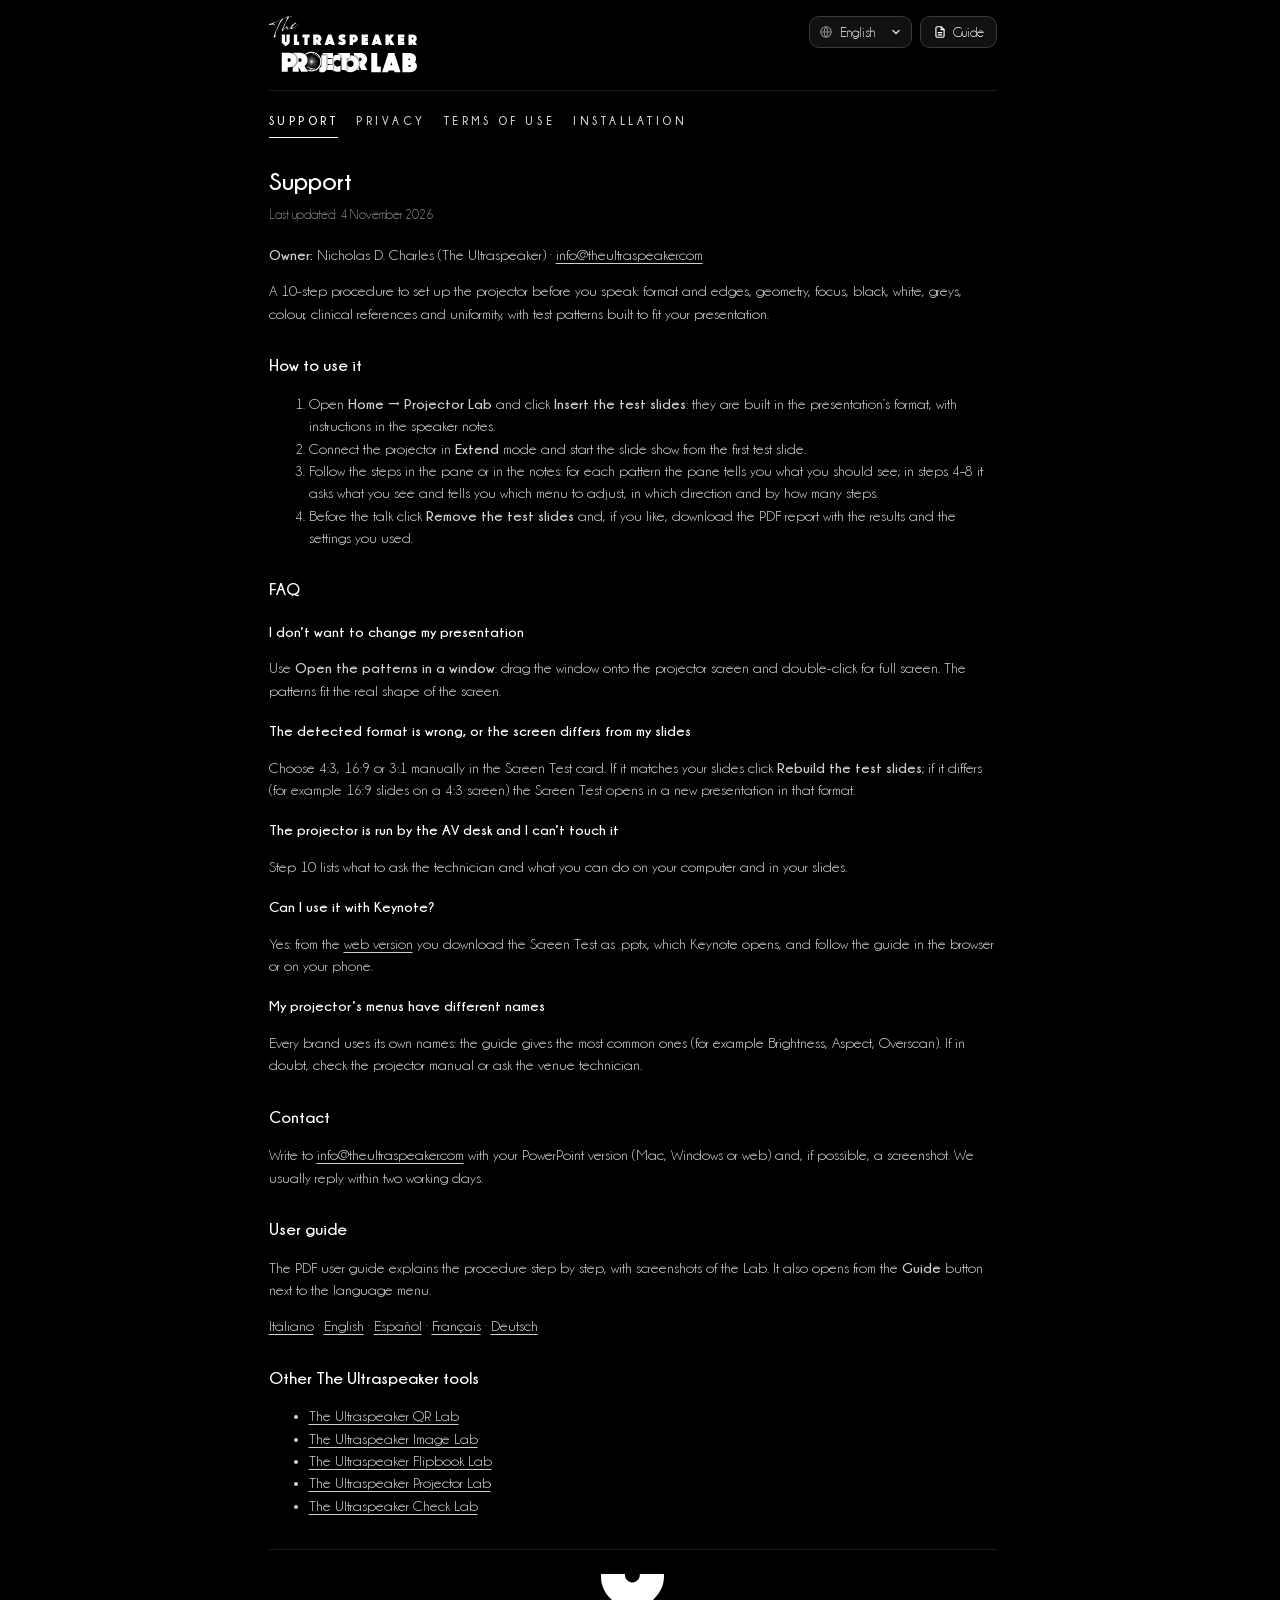
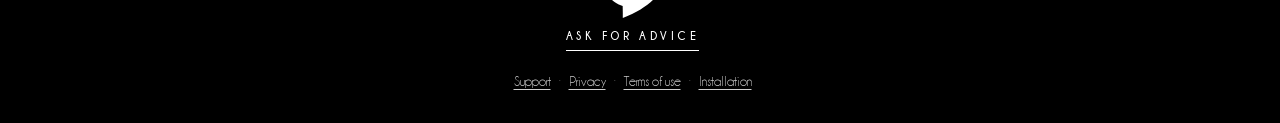
<file: support.html>
<!doctype html>
<html lang="it">
<head>
<meta charset="utf-8">
<meta name="viewport" content="width=device-width, initial-scale=1">
<title>Supporto · The Ultraspeaker Projector Lab</title>
<meta name="theme-color" content="#000000">
<meta name="color-scheme" content="dark">
<link rel="icon" type="image/svg+xml" href="assets/favicon.svg?v=5">
<link rel="icon" type="image/png" sizes="32x32" href="assets/projector-lab-icon-32.png?v=5">
<link rel="apple-touch-icon" href="assets/projector-lab-icon-180.png?v=5">
<link rel="stylesheet" href="shared/ultraspeaker-lab.css?v=20261120">
<link rel="stylesheet" href="css/app.css?v=20261120">
<script src="shared/ultraspeaker-lang.js?v=20261120"></script>
<!-- Lingua letta prima del disegno della pagina, così compare subito il testo giusto -->
<script>document.documentElement.lang = UltraspeakerLang.get("projectorlab.lang");</script>
</head>
<body data-page="support">
<div class="us-doc">
  <header class="us-header">
    <a class="us-logo" href="https://www.theultraspeaker.com" target="_blank" rel="noopener"><img src="assets/logo-projector-lab-white.svg?v=5" alt="The Ultraspeaker Projector Lab"></a>
    <div class="us-header-tools">
      <label class="us-lang"><svg viewBox="0 0 24 24" aria-hidden="true"><circle cx="12" cy="12" r="9"/><path d="M3 12h18M12 3a14 14 0 0 1 0 18M12 3a14 14 0 0 0 0 18"/></svg><span class="us-sr" data-t="language">Lingua</span><select id="lang"></select></label>
      <a class="us-btn us-guide" id="usGuide" href="guide/projector-lab-guide-it.pdf" target="_blank" rel="noopener"><svg viewBox="0 0 24 24" aria-hidden="true"><path d="M14 3H7a2 2 0 0 0-2 2v14a2 2 0 0 0 2 2h10a2 2 0 0 0 2-2V8z"/><path d="M14 3v5h5M9 13h6M9 17h6"/></svg><span data-t="guide">Guida</span></a>
    </div>
  </header>
  <nav class="us-doc-nav"><a href="support.html" data-nav="support" aria-current="page">Supporto</a><a href="privacy.html" data-nav="privacy">Privacy</a><a href="terms.html" data-nav="terms">Condizioni d’uso</a><a href="GUIDA-INSTALLAZIONE.html" data-nav="install">Installazione</a></nav>
<main>
<div data-lang="it" lang="it">
<h1>Supporto</h1>
<p class="us-updated">Ultimo aggiornamento: 4 novembre 2026</p>
<p><b>Titolare:</b> Nicholas D. Charles (The Ultraspeaker) · <a href="mailto:info@theultraspeaker.com">info@theultraspeaker.com</a></p>
<p>Una procedura in 10 passi per regolare il proiettore prima di parlare: formato e bordi, geometria, fuoco, nero, bianco, grigi, colore, riferimenti clinici e uniformità, con pattern di test creati su misura per la tua presentazione.</p>
<h2>Come si usa</h2>
<ol>
<li>Apri <b>Home → Projector Lab</b> e premi <b>Inserisci le slide di test</b>: vengono create nel formato della presentazione, con le istruzioni nelle note del relatore.</li>
<li>Collega il proiettore in modalità <b>Estendi</b> e avvia la presentazione dalla prima slide di test.</li>
<li>Segui i passi nel pannello o nelle note: per ogni pattern il pannello dice cosa devi vedere; nei passi 4–8 ti chiede cosa vedi e ti dice quale menu regolare, in che direzione e di quanti passi.</li>
<li>Prima del talk premi <b>Rimuovi le slide di test</b> e, se vuoi, scarica il report in PDF con gli esiti e le impostazioni usate.</li>
</ol>
<h2>Domande frequenti</h2>
<h3>Non voglio modificare la presentazione</h3>
<p>Usa <b>Apri i pattern in una finestra</b>: trascina la finestra sullo schermo del proiettore e fai doppio clic per il tutto schermo. I pattern si adattano al formato reale dello schermo.</p>
<h3>Il formato rilevato non è giusto, o lo schermo ha un formato diverso dalle slide</h3>
<p>Scegli 4:3, 16:9 o 3:1 a mano nella scheda Screen Test. Se è uguale al formato delle slide premi <b>Ricrea le slide di test</b>; se è diverso (per esempio slide 16:9 su uno schermo 4:3) lo Screen Test si apre in una nuova presentazione di quel formato.</p>
<h3>Il proiettore è gestito dalla regia e non posso toccarlo</h3>
<p>Al passo 10 trovi cosa chiedere al tecnico e cosa puoi fare dal computer e nelle slide.</p>
<h3>Posso usarlo con Keynote?</h3>
<p>Sì: dalla <a href="index.html">versione web</a> scarichi lo Screen Test in .pptx, che Keynote apre, e segui la guida dal browser o dal telefono.</p>
<h3>I nomi dei menu del mio proiettore sono diversi</h3>
<p>Ogni marca usa nomi propri: la guida indica i nomi più comuni (per esempio Luminosità/Brightness, Proporzioni/Aspect, Overscan). In caso di dubbio consulta il manuale del proiettore o il tecnico della sala.</p>
<h2>Contatti</h2>
<p>Scrivi a <a href="mailto:info@theultraspeaker.com">info@theultraspeaker.com</a> indicando la versione di PowerPoint (Mac, Windows o web) e, se possibile, uno screenshot. Rispondiamo di solito entro due giorni lavorativi.</p>
<h2>Guida d’utilizzo</h2>
<p>La guida d’utilizzo in PDF spiega la procedura passo per passo, con le schermate del Lab. Si apre anche dal pulsante <b>Guida</b> accanto al selettore lingua.</p>
<p><a href="guide/projector-lab-guide-it.pdf" target="_blank" rel="noopener" hreflang="it">Italiano</a> · <a href="guide/projector-lab-guide-en.pdf" target="_blank" rel="noopener" hreflang="en">English</a> · <a href="guide/projector-lab-guide-es.pdf" target="_blank" rel="noopener" hreflang="es">Español</a> · <a href="guide/projector-lab-guide-fr.pdf" target="_blank" rel="noopener" hreflang="fr">Français</a> · <a href="guide/projector-lab-guide-de.pdf" target="_blank" rel="noopener" hreflang="de">Deutsch</a></p>
<h2>Altri strumenti The Ultraspeaker</h2>
<ul><li><a href="https://niki977.github.io/ultraspeaker-qr-lab/" target="_blank" rel="noopener">The Ultraspeaker QR Lab</a></li><li><a href="https://niki977.github.io/ultraspeaker-image-lab/" target="_blank" rel="noopener">The Ultraspeaker Image Lab</a></li><li><a href="https://niki977.github.io/ultraspeaker-flipbook-lab/" target="_blank" rel="noopener">The Ultraspeaker Flipbook Lab</a></li><li><a href="https://niki977.github.io/ultraspeaker-projector-lab/" target="_blank" rel="noopener">The Ultraspeaker Projector Lab</a></li><li><a href="https://niki977.github.io/ultraspeaker-check-lab/" target="_blank" rel="noopener">The Ultraspeaker Check Lab</a></li></ul>
</div>
<div data-lang="en" lang="en">
<h1>Support</h1>
<p class="us-updated">Last updated: 4 November 2026</p>
<p><b>Owner:</b> Nicholas D. Charles (The Ultraspeaker) · <a href="mailto:info@theultraspeaker.com">info@theultraspeaker.com</a></p>
<p>A 10-step procedure to set up the projector before you speak: format and edges, geometry, focus, black, white, greys, colour, clinical references and uniformity, with test patterns built to fit your presentation.</p>
<h2>How to use it</h2>
<ol>
<li>Open <b>Home → Projector Lab</b> and click <b>Insert the test slides</b>: they are built in the presentation’s format, with instructions in the speaker notes.</li>
<li>Connect the projector in <b>Extend</b> mode and start the slide show from the first test slide.</li>
<li>Follow the steps in the pane or in the notes: for each pattern the pane tells you what you should see; in steps 4–8 it asks what you see and tells you which menu to adjust, in which direction and by how many steps.</li>
<li>Before the talk click <b>Remove the test slides</b> and, if you like, download the PDF report with the results and the settings you used.</li>
</ol>
<h2>FAQ</h2>
<h3>I don’t want to change my presentation</h3>
<p>Use <b>Open the patterns in a window</b>: drag the window onto the projector screen and double-click for full screen. The patterns fit the real shape of the screen.</p>
<h3>The detected format is wrong, or the screen differs from my slides</h3>
<p>Choose 4:3, 16:9 or 3:1 manually in the Screen Test card. If it matches your slides click <b>Rebuild the test slides</b>; if it differs (for example 16:9 slides on a 4:3 screen) the Screen Test opens in a new presentation in that format.</p>
<h3>The projector is run by the AV desk and I can’t touch it</h3>
<p>Step 10 lists what to ask the technician and what you can do on your computer and in your slides.</p>
<h3>Can I use it with Keynote?</h3>
<p>Yes: from the <a href="index.html">web version</a> you download the Screen Test as .pptx, which Keynote opens, and follow the guide in the browser or on your phone.</p>
<h3>My projector’s menus have different names</h3>
<p>Every brand uses its own names: the guide gives the most common ones (for example Brightness, Aspect, Overscan). If in doubt, check the projector manual or ask the venue technician.</p>
<h2>Contact</h2>
<p>Write to <a href="mailto:info@theultraspeaker.com">info@theultraspeaker.com</a> with your PowerPoint version (Mac, Windows or web) and, if possible, a screenshot. We usually reply within two working days.</p>
<h2>User guide</h2>
<p>The PDF user guide explains the procedure step by step, with screenshots of the Lab. It also opens from the <b>Guide</b> button next to the language menu.</p>
<p><a href="guide/projector-lab-guide-it.pdf" target="_blank" rel="noopener" hreflang="it">Italiano</a> · <a href="guide/projector-lab-guide-en.pdf" target="_blank" rel="noopener" hreflang="en">English</a> · <a href="guide/projector-lab-guide-es.pdf" target="_blank" rel="noopener" hreflang="es">Español</a> · <a href="guide/projector-lab-guide-fr.pdf" target="_blank" rel="noopener" hreflang="fr">Français</a> · <a href="guide/projector-lab-guide-de.pdf" target="_blank" rel="noopener" hreflang="de">Deutsch</a></p>
<h2>Other The Ultraspeaker tools</h2>
<ul><li><a href="https://niki977.github.io/ultraspeaker-qr-lab/" target="_blank" rel="noopener">The Ultraspeaker QR Lab</a></li><li><a href="https://niki977.github.io/ultraspeaker-image-lab/" target="_blank" rel="noopener">The Ultraspeaker Image Lab</a></li><li><a href="https://niki977.github.io/ultraspeaker-flipbook-lab/" target="_blank" rel="noopener">The Ultraspeaker Flipbook Lab</a></li><li><a href="https://niki977.github.io/ultraspeaker-projector-lab/" target="_blank" rel="noopener">The Ultraspeaker Projector Lab</a></li><li><a href="https://niki977.github.io/ultraspeaker-check-lab/" target="_blank" rel="noopener">The Ultraspeaker Check Lab</a></li></ul>
</div>
<div data-lang="es" lang="es">
<h1>Soporte</h1>
<p class="us-updated">Última actualización: 4 de noviembre de 2026</p>
<p><b>Titular:</b> Nicholas D. Charles (The Ultraspeaker) · <a href="mailto:info@theultraspeaker.com">info@theultraspeaker.com</a></p>
<p>Un procedimiento en 10 pasos para ajustar el proyector antes de hablar: formato y bordes, geometría, enfoque, negro, blanco, grises, color, referencias clínicas y uniformidad, con patrones de prueba creados a medida para tu presentación.</p>
<h2>Cómo se usa</h2>
<ol>
<li>Abre <b>Inicio → Projector Lab</b> y pulsa <b>Insertar diapositivas de prueba</b>: se crean en el formato de la presentación, con las instrucciones en las notas del orador.</li>
<li>Conecta el proyector en modo <b>Extender</b> e inicia la presentación desde la primera diapositiva de prueba.</li>
<li>Sigue los pasos en el panel o en las notas: para cada patrón el panel te dice qué debes ver; en los pasos 4–8 te pregunta qué ves y te dice qué menú ajustar, en qué dirección y cuántos pasos.</li>
<li>Antes de la charla pulsa <b>Quitar diapositivas de prueba</b> y, si quieres, descarga el informe en PDF con los resultados y los ajustes usados.</li>
</ol>
<h2>Preguntas frecuentes</h2>
<h3>No quiero modificar la presentación</h3>
<p>Usa <b>Abrir los patrones en una ventana</b>: arrastra la ventana a la pantalla del proyector y haz doble clic para pantalla completa. Los patrones se adaptan al formato real de la pantalla.</p>
<h3>El formato detectado no es correcto, o la pantalla tiene un formato distinto al de las diapositivas</h3>
<p>Elige 4:3, 16:9 o 3:1 a mano en la tarjeta Screen Test. Si coincide con el formato de las diapositivas pulsa <b>Volver a crear las diapositivas</b>; si es distinto (por ejemplo diapositivas 16:9 en una pantalla 4:3) el Screen Test se abre en una presentación nueva de ese formato.</p>
<h3>El proyector lo gestiona la cabina técnica y no puedo tocarlo</h3>
<p>En el paso 10 encontrarás qué pedir al técnico y qué puedes hacer desde el ordenador y en las diapositivas.</p>
<h3>¿Puedo usarlo con Keynote?</h3>
<p>Sí: desde la <a href="index.html">versión web</a> descargas el Screen Test en .pptx, que Keynote abre, y sigues la guía desde el navegador o el teléfono.</p>
<h3>Los menús de mi proyector tienen otros nombres</h3>
<p>Cada marca usa sus propios nombres: la guía indica los más comunes (por ejemplo Brillo/Brightness, Relación de aspecto/Aspect, Overscan). En caso de duda consulta el manual del proyector o al técnico de la sala.</p>
<h2>Contacto</h2>
<p>Escribe a <a href="mailto:info@theultraspeaker.com">info@theultraspeaker.com</a> indicando tu versión de PowerPoint (Mac, Windows o web) y, si es posible, una captura de pantalla. Normalmente respondemos en dos días laborables.</p>
<h2>Guía de uso</h2>
<p>La guía de uso en PDF explica el procedimiento paso a paso, con capturas del Lab. También se abre con el botón <b>Guía</b> junto al selector de idioma.</p>
<p><a href="guide/projector-lab-guide-it.pdf" target="_blank" rel="noopener" hreflang="it">Italiano</a> · <a href="guide/projector-lab-guide-en.pdf" target="_blank" rel="noopener" hreflang="en">English</a> · <a href="guide/projector-lab-guide-es.pdf" target="_blank" rel="noopener" hreflang="es">Español</a> · <a href="guide/projector-lab-guide-fr.pdf" target="_blank" rel="noopener" hreflang="fr">Français</a> · <a href="guide/projector-lab-guide-de.pdf" target="_blank" rel="noopener" hreflang="de">Deutsch</a></p>
<h2>Otras herramientas The Ultraspeaker</h2>
<ul><li><a href="https://niki977.github.io/ultraspeaker-qr-lab/" target="_blank" rel="noopener">The Ultraspeaker QR Lab</a></li><li><a href="https://niki977.github.io/ultraspeaker-image-lab/" target="_blank" rel="noopener">The Ultraspeaker Image Lab</a></li><li><a href="https://niki977.github.io/ultraspeaker-flipbook-lab/" target="_blank" rel="noopener">The Ultraspeaker Flipbook Lab</a></li><li><a href="https://niki977.github.io/ultraspeaker-projector-lab/" target="_blank" rel="noopener">The Ultraspeaker Projector Lab</a></li><li><a href="https://niki977.github.io/ultraspeaker-check-lab/" target="_blank" rel="noopener">The Ultraspeaker Check Lab</a></li></ul>
</div>
<div data-lang="fr" lang="fr">
<h1>Assistance</h1>
<p class="us-updated">Dernière mise à jour : 4 novembre 2026</p>
<p><b>Titulaire:</b> Nicholas D. Charles (The Ultraspeaker) · <a href="mailto:info@theultraspeaker.com">info@theultraspeaker.com</a></p>
<p>Une procédure en 10 étapes pour régler le projecteur avant de parler : format et bords, géométrie, netteté, noir, blanc, gris, couleur, références cliniques et uniformité, avec des mires créées sur mesure pour votre présentation.</p>
<h2>Utilisation</h2>
<ol>
<li>Ouvrez <b>Accueil → Projector Lab</b> et cliquez sur <b>Insérer les diapositives de test</b> : elles sont créées au format de la présentation, avec les instructions dans les notes de l’orateur.</li>
<li>Branchez le projecteur en mode <b>Étendre</b> et lancez le diaporama depuis la première diapositive de test.</li>
<li>Suivez les étapes dans le volet ou dans les notes : pour chaque mire, le volet indique ce que vous devez voir ; aux étapes 4–8, il vous demande ce que vous voyez et indique quel menu régler, dans quel sens et de combien de crans.</li>
<li>Avant votre intervention, cliquez sur <b>Supprimer les diapositives de test</b> et, si vous le souhaitez, téléchargez le rapport PDF avec les résultats et les réglages utilisés.</li>
</ol>
<h2>Questions fréquentes</h2>
<h3>Je ne veux pas modifier ma présentation</h3>
<p>Utilisez <b>Ouvrir les mires dans une fenêtre</b> : faites glisser la fenêtre sur l’écran du projecteur et double-cliquez pour le plein écran. Les mires s’adaptent au format réel de l’écran.</p>
<h3>Le format détecté est faux, ou l’écran a un format différent de mes diapositives</h3>
<p>Choisissez 4:3, 16:9 ou 3:1 manuellement dans la carte Screen Test. S’il correspond à vos diapositives, cliquez sur <b>Recréer les diapositives de test</b> ; s’il est différent (par exemple des diapositives 16:9 sur un écran 4:3), le Screen Test s’ouvre dans une nouvelle présentation à ce format.</p>
<h3>Le projecteur est géré par la régie et je ne peux pas y toucher</h3>
<p>L’étape 10 indique quoi demander au technicien et ce que vous pouvez faire sur votre ordinateur et dans vos diapositives.</p>
<h3>Puis-je l’utiliser avec Keynote ?</h3>
<p>Oui : depuis la <a href="index.html">version web</a>, téléchargez le Screen Test en .pptx, que Keynote ouvre, et suivez le guide dans le navigateur ou sur votre téléphone.</p>
<h3>Les menus de mon projecteur ont d’autres noms</h3>
<p>Chaque marque utilise ses propres noms : le guide donne les plus courants (par exemple Luminosité/Brightness, Format/Aspect, Overscan). En cas de doute, consultez le manuel du projecteur ou le technicien de la salle.</p>
<h2>Contact</h2>
<p>Écrivez à <a href="mailto:info@theultraspeaker.com">info@theultraspeaker.com</a> en indiquant votre version de PowerPoint (Mac, Windows ou web) et, si possible, une capture d’écran. Nous répondons généralement sous deux jours ouvrés.</p>
<h2>Guide d’utilisation</h2>
<p>Le guide d’utilisation en PDF explique la procédure étape par étape, avec des captures du Lab. Il s’ouvre aussi avec le bouton <b>Guide</b> à côté du sélecteur de langue.</p>
<p><a href="guide/projector-lab-guide-it.pdf" target="_blank" rel="noopener" hreflang="it">Italiano</a> · <a href="guide/projector-lab-guide-en.pdf" target="_blank" rel="noopener" hreflang="en">English</a> · <a href="guide/projector-lab-guide-es.pdf" target="_blank" rel="noopener" hreflang="es">Español</a> · <a href="guide/projector-lab-guide-fr.pdf" target="_blank" rel="noopener" hreflang="fr">Français</a> · <a href="guide/projector-lab-guide-de.pdf" target="_blank" rel="noopener" hreflang="de">Deutsch</a></p>
<h2>Autres outils The Ultraspeaker</h2>
<ul><li><a href="https://niki977.github.io/ultraspeaker-qr-lab/" target="_blank" rel="noopener">The Ultraspeaker QR Lab</a></li><li><a href="https://niki977.github.io/ultraspeaker-image-lab/" target="_blank" rel="noopener">The Ultraspeaker Image Lab</a></li><li><a href="https://niki977.github.io/ultraspeaker-flipbook-lab/" target="_blank" rel="noopener">The Ultraspeaker Flipbook Lab</a></li><li><a href="https://niki977.github.io/ultraspeaker-projector-lab/" target="_blank" rel="noopener">The Ultraspeaker Projector Lab</a></li><li><a href="https://niki977.github.io/ultraspeaker-check-lab/" target="_blank" rel="noopener">The Ultraspeaker Check Lab</a></li></ul>
</div>
<div data-lang="de" lang="de">
<h1>Support</h1>
<p class="us-updated">Zuletzt aktualisiert: 4. November 2026</p>
<p><b>Inhaber:</b> Nicholas D. Charles (The Ultraspeaker) · <a href="mailto:info@theultraspeaker.com">info@theultraspeaker.com</a></p>
<p>Ein Ablauf in 10 Schritten, um den Projektor vor Ihrem Vortrag einzustellen: Format und Ränder, Geometrie, Schärfe, Schwarz, Weiß, Graustufen, Farbe, klinische Referenzen und Gleichmäßigkeit, mit Testbildern passend zu Ihrer Präsentation.</p>
<h2>So funktioniert es</h2>
<ol>
<li>Öffnen Sie <b>Start → Projector Lab</b> und klicken Sie auf <b>Testfolien einfügen</b>: Sie werden im Format der Präsentation erstellt, mit der Anleitung in den Referentennotizen.</li>
<li>Schließen Sie den Projektor im Modus <b>Erweitern</b> an und starten Sie die Bildschirmpräsentation ab der ersten Testfolie.</li>
<li>Folgen Sie den Schritten im Aufgabenbereich oder in den Notizen: Für jedes Testbild steht dort, was Sie sehen sollten; in den Schritten 4–8 fragt er, was Sie sehen, und nennt Menü, Richtung und Anzahl der Stufen.</li>
<li>Klicken Sie vor dem Vortrag auf <b>Testfolien entfernen</b> und laden Sie bei Bedarf den PDF-Bericht mit den Ergebnissen und den verwendeten Einstellungen herunter.</li>
</ol>
<h2>Häufige Fragen</h2>
<h3>Ich möchte meine Präsentation nicht verändern</h3>
<p>Verwenden Sie <b>Testbilder in einem Fenster öffnen</b>: Ziehen Sie das Fenster auf den Projektorbildschirm und doppelklicken Sie für das Vollbild. Die Testbilder passen sich dem tatsächlichen Format der Leinwand an.</p>
<h3>Das erkannte Format stimmt nicht, oder die Leinwand hat ein anderes Format als meine Folien</h3>
<p>Wählen Sie 4:3, 16:9 oder 3:1 von Hand in der Karte Screen Test. Stimmt es mit Ihren Folien überein, klicken Sie auf <b>Testfolien neu erstellen</b>; weicht es ab (z. B. 16:9-Folien auf einer 4:3-Leinwand), öffnet sich der Screen Test in einer neuen Präsentation in diesem Format.</p>
<h3>Der Projektor wird von der Technik bedient und ich darf ihn nicht einstellen</h3>
<p>In Schritt 10 steht, worum Sie den Techniker bitten und was Sie am Computer und in Ihren Folien tun können.</p>
<h3>Kann ich es mit Keynote verwenden?</h3>
<p>Ja: In der <a href="index.html">Webversion</a> laden Sie den Screen Test als .pptx herunter, den Keynote öffnet, und folgen der Anleitung im Browser oder auf dem Smartphone.</p>
<h3>Die Menüs meines Projektors heißen anders</h3>
<p>Jeder Hersteller verwendet eigene Bezeichnungen: Die Anleitung nennt die gängigsten (z. B. Helligkeit/Brightness, Seitenverhältnis/Aspect, Overscan). Im Zweifel hilft das Handbuch des Projektors oder der Techniker vor Ort.</p>
<h2>Kontakt</h2>
<p>Schreiben Sie an <a href="mailto:info@theultraspeaker.com">info@theultraspeaker.com</a> und nennen Sie Ihre PowerPoint-Version (Mac, Windows oder Web), wenn möglich mit einem Screenshot. Wir antworten in der Regel innerhalb von zwei Werktagen.</p>
<h2>Bedienungsanleitung</h2>
<p>Die PDF-Bedienungsanleitung erklärt den Ablauf Schritt für Schritt, mit Bildschirmfotos des Lab. Sie öffnet sich auch über die Schaltfläche <b>Anleitung</b> neben der Sprachauswahl.</p>
<p><a href="guide/projector-lab-guide-it.pdf" target="_blank" rel="noopener" hreflang="it">Italiano</a> · <a href="guide/projector-lab-guide-en.pdf" target="_blank" rel="noopener" hreflang="en">English</a> · <a href="guide/projector-lab-guide-es.pdf" target="_blank" rel="noopener" hreflang="es">Español</a> · <a href="guide/projector-lab-guide-fr.pdf" target="_blank" rel="noopener" hreflang="fr">Français</a> · <a href="guide/projector-lab-guide-de.pdf" target="_blank" rel="noopener" hreflang="de">Deutsch</a></p>
<h2>Weitere Tools von The Ultraspeaker</h2>
<ul><li><a href="https://niki977.github.io/ultraspeaker-qr-lab/" target="_blank" rel="noopener">The Ultraspeaker QR Lab</a></li><li><a href="https://niki977.github.io/ultraspeaker-image-lab/" target="_blank" rel="noopener">The Ultraspeaker Image Lab</a></li><li><a href="https://niki977.github.io/ultraspeaker-flipbook-lab/" target="_blank" rel="noopener">The Ultraspeaker Flipbook Lab</a></li><li><a href="https://niki977.github.io/ultraspeaker-projector-lab/" target="_blank" rel="noopener">The Ultraspeaker Projector Lab</a></li><li><a href="https://niki977.github.io/ultraspeaker-check-lab/" target="_blank" rel="noopener">The Ultraspeaker Check Lab</a></li></ul>
</div>
</main>
  <footer class="us-footer">
    <a class="us-cta" id="usCta" href="mailto:info@theultraspeaker.com?subject=Richiedi%20un%20consiglio"><img src="assets/arena-white.svg" alt=""><span data-t="cta">Richiedi un consiglio</span></a>
    <p class="us-links"><a href="support.html" data-nav="support">Supporto</a><a href="privacy.html" data-nav="privacy">Privacy</a><a href="terms.html" data-nav="terms">Condizioni d’uso</a><a href="GUIDA-INSTALLAZIONE.html" data-nav="install">Installazione</a></p>
  </footer>
</div>
<script src="legal.js?v=20261120"></script>
</body>
</html>
</file>
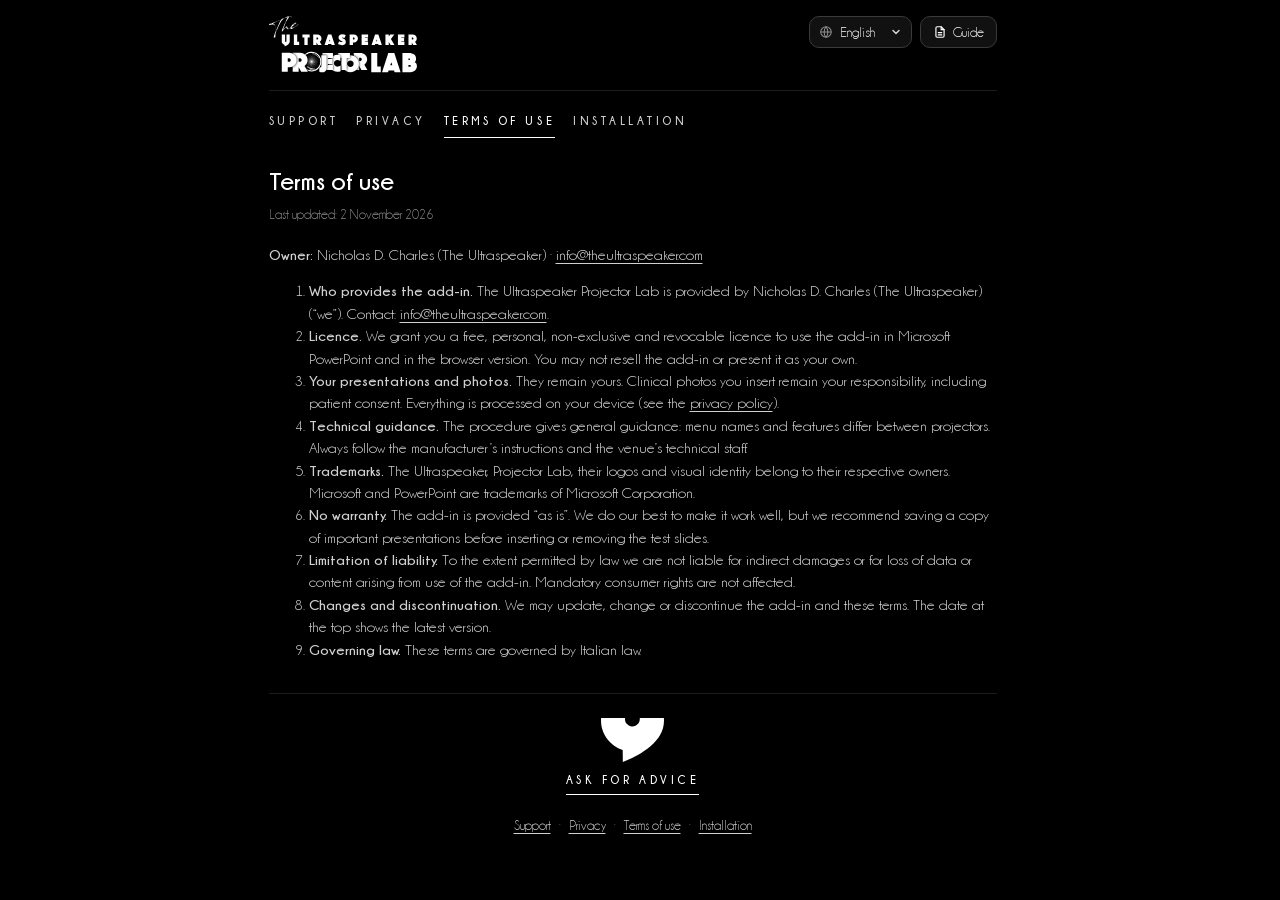
<file: terms.html>
<!doctype html>
<html lang="it">
<head>
<meta charset="utf-8">
<meta name="viewport" content="width=device-width, initial-scale=1">
<title>Condizioni d’uso · The Ultraspeaker Projector Lab</title>
<meta name="theme-color" content="#000000">
<meta name="color-scheme" content="dark">
<link rel="icon" type="image/svg+xml" href="assets/favicon.svg?v=5">
<link rel="icon" type="image/png" sizes="32x32" href="assets/projector-lab-icon-32.png?v=5">
<link rel="apple-touch-icon" href="assets/projector-lab-icon-180.png?v=5">
<link rel="stylesheet" href="shared/ultraspeaker-lab.css?v=20261120">
<link rel="stylesheet" href="css/app.css?v=20261120">
<script src="shared/ultraspeaker-lang.js?v=20261120"></script>
<!-- Lingua letta prima del disegno della pagina, così compare subito il testo giusto -->
<script>document.documentElement.lang = UltraspeakerLang.get("projectorlab.lang");</script>
</head>
<body data-page="terms">
<div class="us-doc">
  <header class="us-header">
    <a class="us-logo" href="https://www.theultraspeaker.com" target="_blank" rel="noopener"><img src="assets/logo-projector-lab-white.svg?v=5" alt="The Ultraspeaker Projector Lab"></a>
    <div class="us-header-tools">
      <label class="us-lang"><svg viewBox="0 0 24 24" aria-hidden="true"><circle cx="12" cy="12" r="9"/><path d="M3 12h18M12 3a14 14 0 0 1 0 18M12 3a14 14 0 0 0 0 18"/></svg><span class="us-sr" data-t="language">Lingua</span><select id="lang"></select></label>
      <a class="us-btn us-guide" id="usGuide" href="guide/projector-lab-guide-it.pdf" target="_blank" rel="noopener"><svg viewBox="0 0 24 24" aria-hidden="true"><path d="M14 3H7a2 2 0 0 0-2 2v14a2 2 0 0 0 2 2h10a2 2 0 0 0 2-2V8z"/><path d="M14 3v5h5M9 13h6M9 17h6"/></svg><span data-t="guide">Guida</span></a>
    </div>
  </header>
  <nav class="us-doc-nav"><a href="support.html" data-nav="support">Supporto</a><a href="privacy.html" data-nav="privacy">Privacy</a><a href="terms.html" data-nav="terms" aria-current="page">Condizioni d’uso</a><a href="GUIDA-INSTALLAZIONE.html" data-nav="install">Installazione</a></nav>
<main>
<div data-lang="it" lang="it">
<h1>Condizioni d’uso</h1>
<p class="us-updated">Ultimo aggiornamento: 2 novembre 2026</p>
<p><b>Titolare:</b> Nicholas D. Charles (The Ultraspeaker) · <a href="mailto:info@theultraspeaker.com">info@theultraspeaker.com</a></p>
<ol>
<li><b>Chi offre l’add-in.</b> The Ultraspeaker Projector Lab è offerto da Nicholas D. Charles (The Ultraspeaker) (“noi”). Contatto: <a href="mailto:info@theultraspeaker.com">info@theultraspeaker.com</a>.</li>
<li><b>Licenza.</b> Ti concediamo gratuitamente una licenza personale, non esclusiva e revocabile per usare l’add-in in Microsoft PowerPoint e nella versione per il browser. Non puoi rivendere l’add-in né presentarlo come tuo.</li>
<li><b>Le tue presentazioni e le tue foto.</b> Restano tue. Le foto cliniche che inserisci restano sotto la tua responsabilità, anche per il consenso dei pazienti. Tutto viene elaborato sul tuo dispositivo (vedi l’<a href="privacy.html">informativa sulla privacy</a>).</li><li><b>Indicazioni tecniche.</b> La procedura dà indicazioni generali: i nomi dei menu e le funzioni cambiano da un proiettore all’altro. Segui sempre le istruzioni del produttore e del personale tecnico della sala.</li>
<li><b>Marchi.</b> The Ultraspeaker, Projector Lab, i relativi loghi e l’aspetto grafico appartengono ai rispettivi titolari. Microsoft e PowerPoint sono marchi di Microsoft Corporation.</li>
<li><b>Nessuna garanzia.</b> L’add-in è fornito “così com’è”. Facciamo il possibile perché funzioni bene, ma ti consigliamo di salvare una copia delle presentazioni importanti prima di inserire o rimuovere le slide di test.</li>
<li><b>Limitazione di responsabilità.</b> Nei limiti consentiti dalla legge non rispondiamo di danni indiretti, perdita di dati o di contenuti derivanti dall’uso dell’add-in. Restano salvi i diritti inderogabili del consumatore.</li>
<li><b>Modifiche e interruzione.</b> Possiamo aggiornare, modificare o interrompere l’add-in e queste condizioni. La data in alto indica l’ultima versione.</li>
<li><b>Legge applicabile.</b> Queste condizioni sono regolate dalla legge italiana.</li>
</ol>
</div>
<div data-lang="en" lang="en">
<h1>Terms of use</h1>
<p class="us-updated">Last updated: 2 November 2026</p>
<p><b>Owner:</b> Nicholas D. Charles (The Ultraspeaker) · <a href="mailto:info@theultraspeaker.com">info@theultraspeaker.com</a></p>
<ol>
<li><b>Who provides the add-in.</b> The Ultraspeaker Projector Lab is provided by Nicholas D. Charles (The Ultraspeaker) (“we”). Contact: <a href="mailto:info@theultraspeaker.com">info@theultraspeaker.com</a>.</li>
<li><b>Licence.</b> We grant you a free, personal, non-exclusive and revocable licence to use the add-in in Microsoft PowerPoint and in the browser version. You may not resell the add-in or present it as your own.</li>
<li><b>Your presentations and photos.</b> They remain yours. Clinical photos you insert remain your responsibility, including patient consent. Everything is processed on your device (see the <a href="privacy.html">privacy policy</a>).</li><li><b>Technical guidance.</b> The procedure gives general guidance: menu names and features differ between projectors. Always follow the manufacturer’s instructions and the venue’s technical staff.</li>
<li><b>Trademarks.</b> The Ultraspeaker, Projector Lab, their logos and visual identity belong to their respective owners. Microsoft and PowerPoint are trademarks of Microsoft Corporation.</li>
<li><b>No warranty.</b> The add-in is provided “as is”. We do our best to make it work well, but we recommend saving a copy of important presentations before inserting or removing the test slides.</li>
<li><b>Limitation of liability.</b> To the extent permitted by law we are not liable for indirect damages or for loss of data or content arising from use of the add-in. Mandatory consumer rights are not affected.</li>
<li><b>Changes and discontinuation.</b> We may update, change or discontinue the add-in and these terms. The date at the top shows the latest version.</li>
<li><b>Governing law.</b> These terms are governed by Italian law.</li>
</ol>
</div>
<div data-lang="es" lang="es">
<h1>Condiciones de uso</h1>
<p class="us-updated">Última actualización: 2 de noviembre de 2026</p>
<p><b>Titular:</b> Nicholas D. Charles (The Ultraspeaker) · <a href="mailto:info@theultraspeaker.com">info@theultraspeaker.com</a></p>
<ol>
<li><b>Quién ofrece el complemento.</b> The Ultraspeaker Projector Lab lo ofrece Nicholas D. Charles (The Ultraspeaker) (“nosotros”). Contacto: <a href="mailto:info@theultraspeaker.com">info@theultraspeaker.com</a>.</li>
<li><b>Licencia.</b> Te concedemos gratuitamente una licencia personal, no exclusiva y revocable para usar el complemento en Microsoft PowerPoint y en la versión de navegador. No puedes revender el complemento ni presentarlo como tuyo.</li>
<li><b>Tus presentaciones y tus fotos.</b> Siguen siendo tuyas. Las fotos clínicas que insertas quedan bajo tu responsabilidad, también en cuanto al consentimiento de los pacientes. Todo se procesa en tu dispositivo (consulta la <a href="privacy.html">política de privacidad</a>).</li>
<li><b>Indicaciones técnicas.</b> El procedimiento da indicaciones generales: los nombres de los menús y las funciones cambian de un proyector a otro. Sigue siempre las instrucciones del fabricante y del personal técnico de la sala.</li>
<li><b>Marcas.</b> The Ultraspeaker, Projector Lab, sus logotipos y su imagen gráfica pertenecen a sus respectivos titulares. Microsoft y PowerPoint son marcas de Microsoft Corporation.</li>
<li><b>Sin garantía.</b> El complemento se ofrece “tal cual”. Hacemos lo posible para que funcione bien, pero te recomendamos guardar una copia de las presentaciones importantes antes de insertar o quitar las diapositivas de prueba.</li>
<li><b>Limitación de responsabilidad.</b> En la medida permitida por la ley no respondemos de daños indirectos ni de pérdidas de datos o contenidos derivadas del uso del complemento. Quedan a salvo los derechos irrenunciables del consumidor.</li>
<li><b>Cambios e interrupción.</b> Podemos actualizar, modificar o interrumpir el complemento y estas condiciones. La fecha de arriba indica la última versión.</li>
<li><b>Ley aplicable.</b> Estas condiciones se rigen por la ley italiana.</li>
</ol>
</div>
<div data-lang="fr" lang="fr">
<h1>Conditions d’utilisation</h1>
<p class="us-updated">Dernière mise à jour : 2 novembre 2026</p>
<p><b>Titulaire:</b> Nicholas D. Charles (The Ultraspeaker) · <a href="mailto:info@theultraspeaker.com">info@theultraspeaker.com</a></p>
<ol>
<li><b>Qui propose le complément.</b> The Ultraspeaker Projector Lab est proposé par Nicholas D. Charles (The Ultraspeaker) (« nous »). Contact : <a href="mailto:info@theultraspeaker.com">info@theultraspeaker.com</a>.</li>
<li><b>Licence.</b> Nous vous accordons gratuitement une licence personnelle, non exclusive et révocable pour utiliser le complément dans Microsoft PowerPoint et dans la version navigateur. Vous ne pouvez pas revendre le complément ni le présenter comme le vôtre.</li>
<li><b>Vos présentations et vos photos.</b> Elles restent les vôtres. Les photos cliniques que vous insérez restent sous votre responsabilité, y compris pour le consentement des patients. Tout est traité sur votre appareil (voir la <a href="privacy.html">politique de confidentialité</a>).</li>
<li><b>Indications techniques.</b> La procédure donne des indications générales : les noms des menus et les fonctions varient d’un projecteur à l’autre. Suivez toujours les instructions du fabricant et du personnel technique de la salle.</li>
<li><b>Marques.</b> The Ultraspeaker, Projector Lab, leurs logos et leur identité visuelle appartiennent à leurs titulaires respectifs. Microsoft et PowerPoint sont des marques de Microsoft Corporation.</li>
<li><b>Absence de garantie.</b> Le complément est fourni « en l’état ». Nous faisons de notre mieux pour qu’il fonctionne bien, mais nous vous conseillons d’enregistrer une copie des présentations importantes avant d’insérer ou de supprimer les diapositives de test.</li>
<li><b>Limitation de responsabilité.</b> Dans les limites permises par la loi, nous ne sommes pas responsables des dommages indirects ni des pertes de données ou de contenus liées à l’utilisation du complément. Les droits impératifs des consommateurs ne sont pas affectés.</li>
<li><b>Modifications et interruption.</b> Nous pouvons mettre à jour, modifier ou interrompre le complément et ces conditions. La date en haut indique la dernière version.</li>
<li><b>Droit applicable.</b> Ces conditions sont régies par le droit italien.</li>
</ol>
</div>
<div data-lang="de" lang="de">
<h1>Nutzungsbedingungen</h1>
<p class="us-updated">Zuletzt aktualisiert: 2. November 2026</p>
<p><b>Inhaber:</b> Nicholas D. Charles (The Ultraspeaker) · <a href="mailto:info@theultraspeaker.com">info@theultraspeaker.com</a></p>
<ol>
<li><b>Anbieter des Add-Ins.</b> The Ultraspeaker Projector Lab wird von Nicholas D. Charles (The Ultraspeaker) („wir“) angeboten. Kontakt: <a href="mailto:info@theultraspeaker.com">info@theultraspeaker.com</a>.</li>
<li><b>Lizenz.</b> Wir gewähren Ihnen kostenlos eine persönliche, nicht ausschließliche und widerrufliche Lizenz zur Nutzung des Add-Ins in Microsoft PowerPoint und in der Browser-Version. Sie dürfen das Add-In nicht weiterverkaufen oder als Ihr eigenes ausgeben.</li>
<li><b>Ihre Präsentationen und Fotos.</b> Sie bleiben Ihr Eigentum. Für eingefügte klinische Fotos sind Sie verantwortlich, auch für die Einwilligung der Patienten. Alles wird auf Ihrem Gerät verarbeitet (siehe <a href="privacy.html">Datenschutzerklärung</a>).</li>
<li><b>Technische Hinweise.</b> Die Anleitung gibt allgemeine Hinweise: Menübezeichnungen und Funktionen unterscheiden sich von Projektor zu Projektor. Befolgen Sie stets die Anweisungen des Herstellers und des technischen Personals vor Ort.</li>
<li><b>Marken.</b> The Ultraspeaker, Projector Lab, ihre Logos und ihr Erscheinungsbild gehören den jeweiligen Inhabern. Microsoft und PowerPoint sind Marken der Microsoft Corporation.</li>
<li><b>Keine Gewährleistung.</b> Das Add-In wird „wie besehen“ bereitgestellt. Wir tun unser Bestes, damit es gut funktioniert, empfehlen aber, vor dem Einfügen oder Entfernen der Testfolien eine Kopie wichtiger Präsentationen zu speichern.</li>
<li><b>Haftungsbeschränkung.</b> Soweit gesetzlich zulässig, haften wir nicht für mittelbare Schäden oder den Verlust von Daten oder Inhalten durch die Nutzung des Add-Ins. Zwingende Verbraucherrechte bleiben unberührt.</li>
<li><b>Änderungen und Einstellung.</b> Wir können das Add-In und diese Bedingungen aktualisieren, ändern oder einstellen. Das Datum oben zeigt die aktuelle Fassung.</li>
<li><b>Anwendbares Recht.</b> Diese Bedingungen unterliegen italienischem Recht.</li>
</ol>
</div>
</main>
  <footer class="us-footer">
    <a class="us-cta" id="usCta" href="mailto:info@theultraspeaker.com?subject=Richiedi%20un%20consiglio"><img src="assets/arena-white.svg" alt=""><span data-t="cta">Richiedi un consiglio</span></a>
    <p class="us-links"><a href="support.html" data-nav="support">Supporto</a><a href="privacy.html" data-nav="privacy">Privacy</a><a href="terms.html" data-nav="terms">Condizioni d’uso</a><a href="GUIDA-INSTALLAZIONE.html" data-nav="install">Installazione</a></p>
  </footer>
</div>
<script src="legal.js?v=20261120"></script>
</body>
</html>
</file>
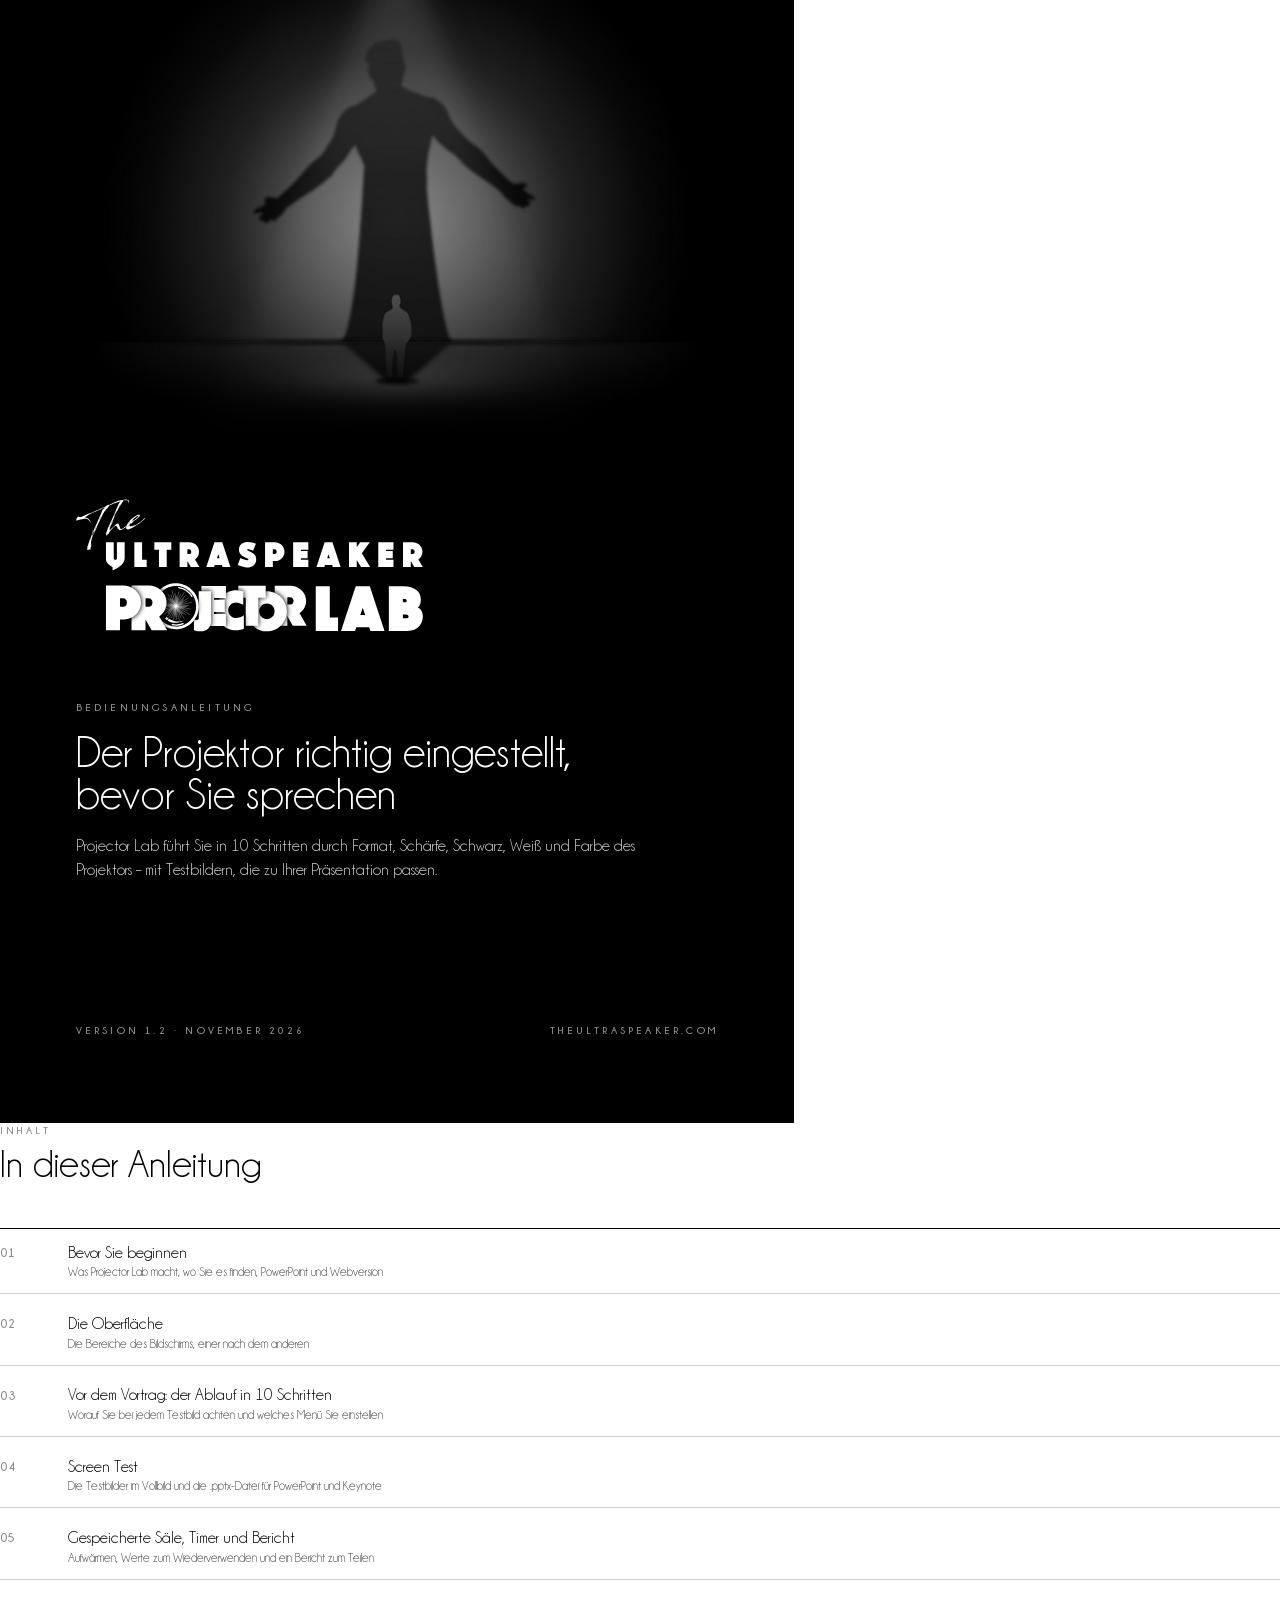
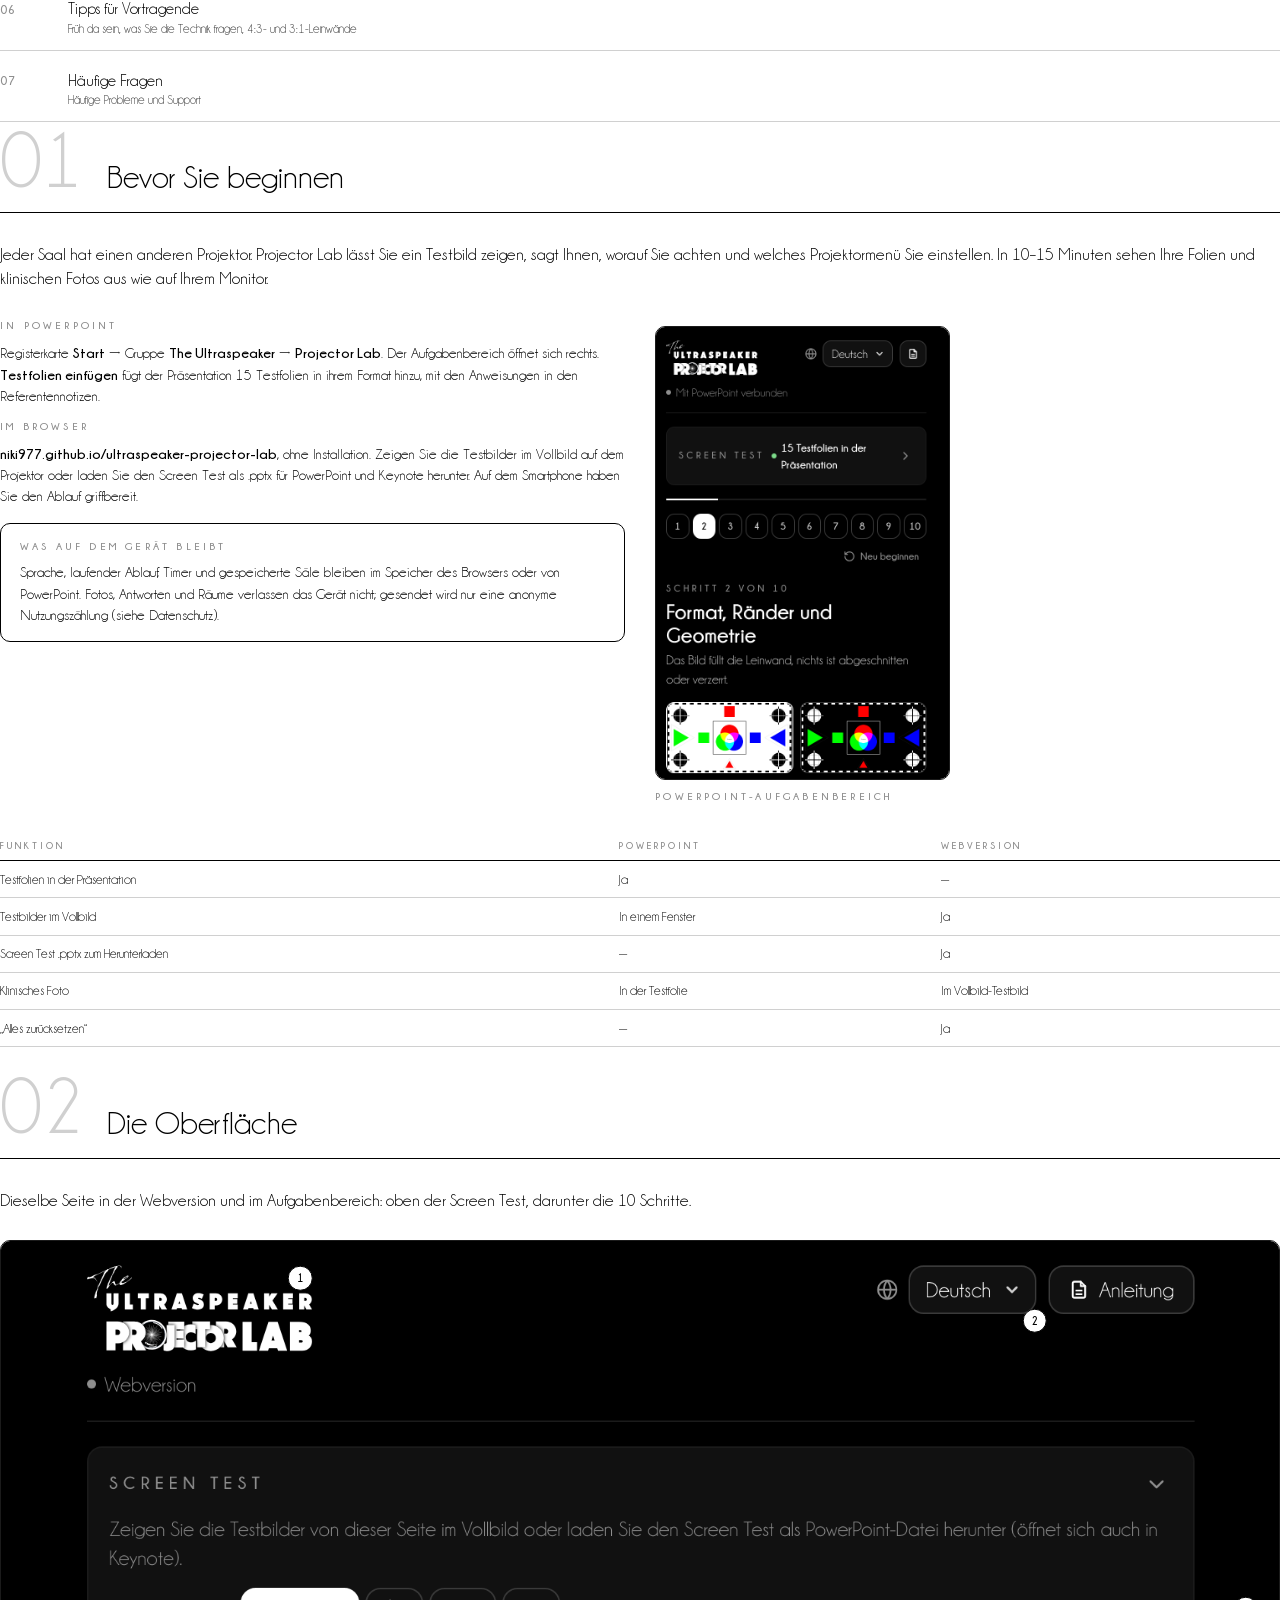
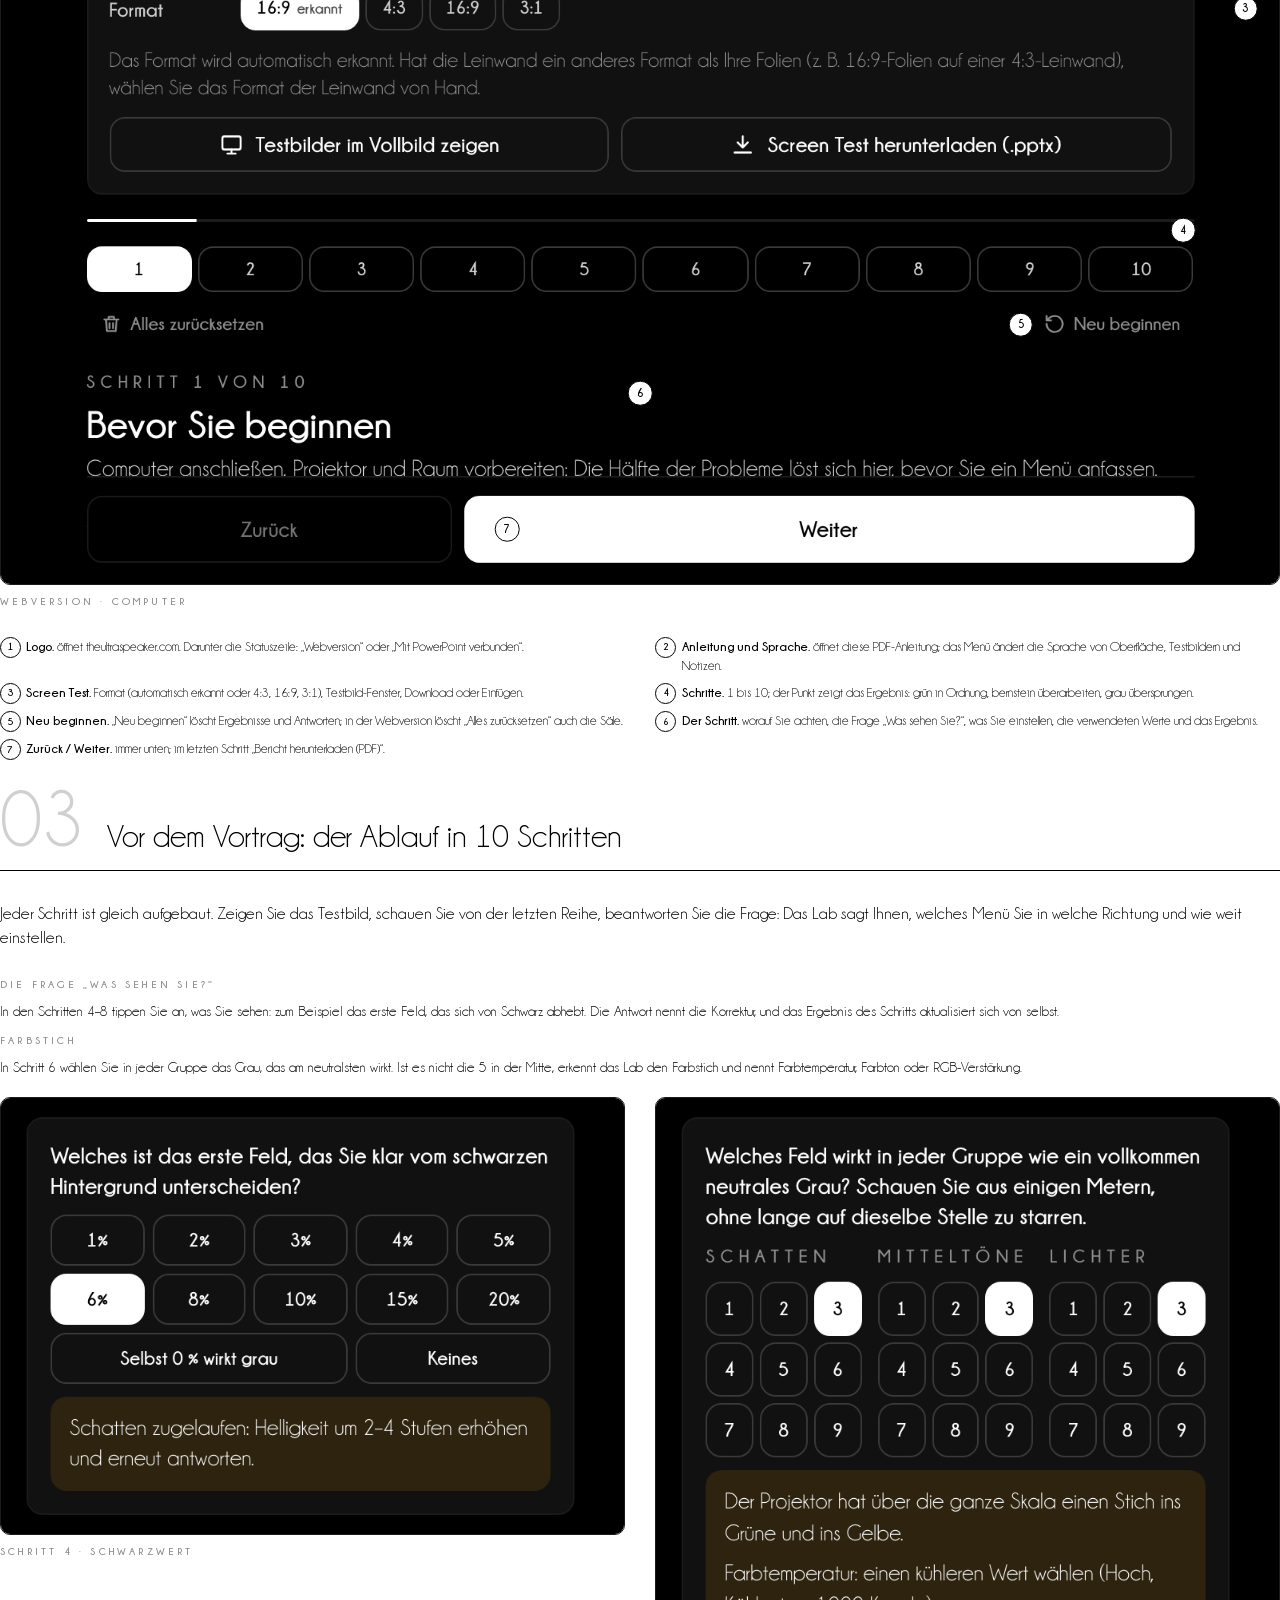
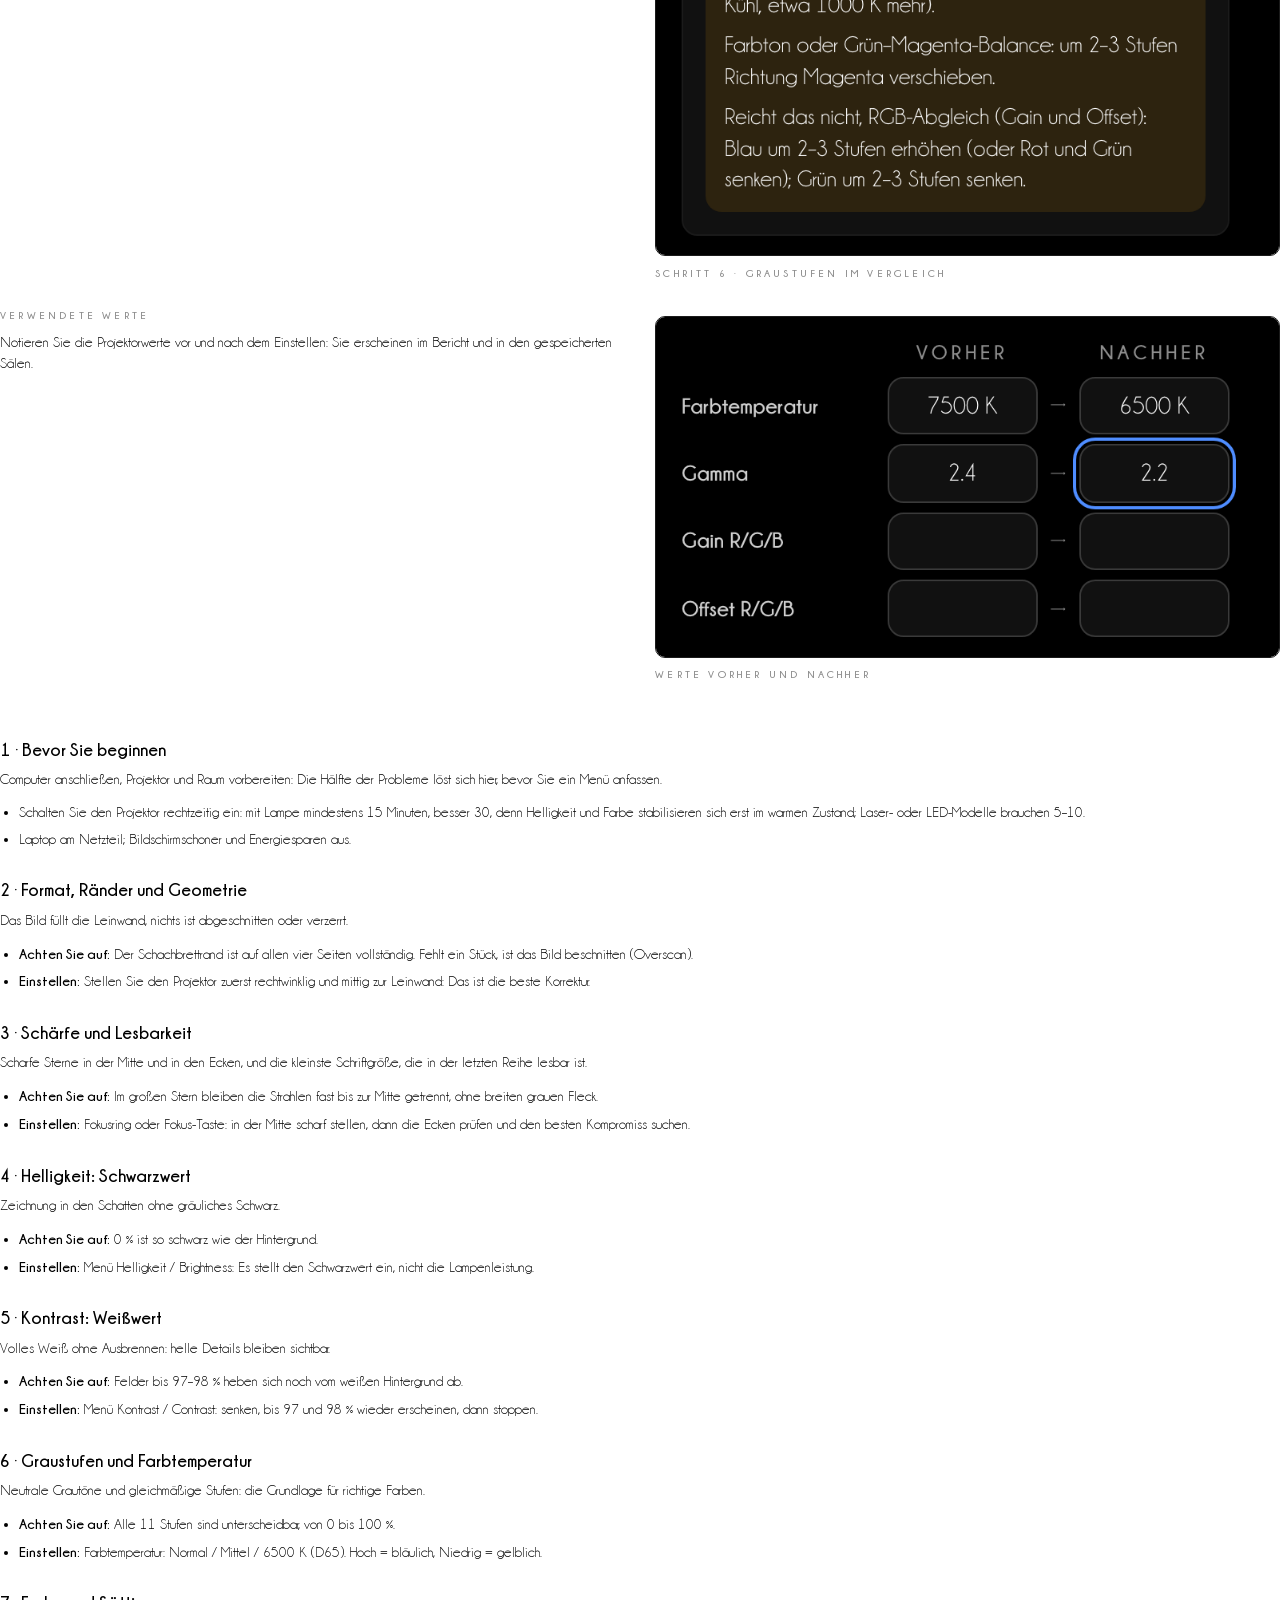
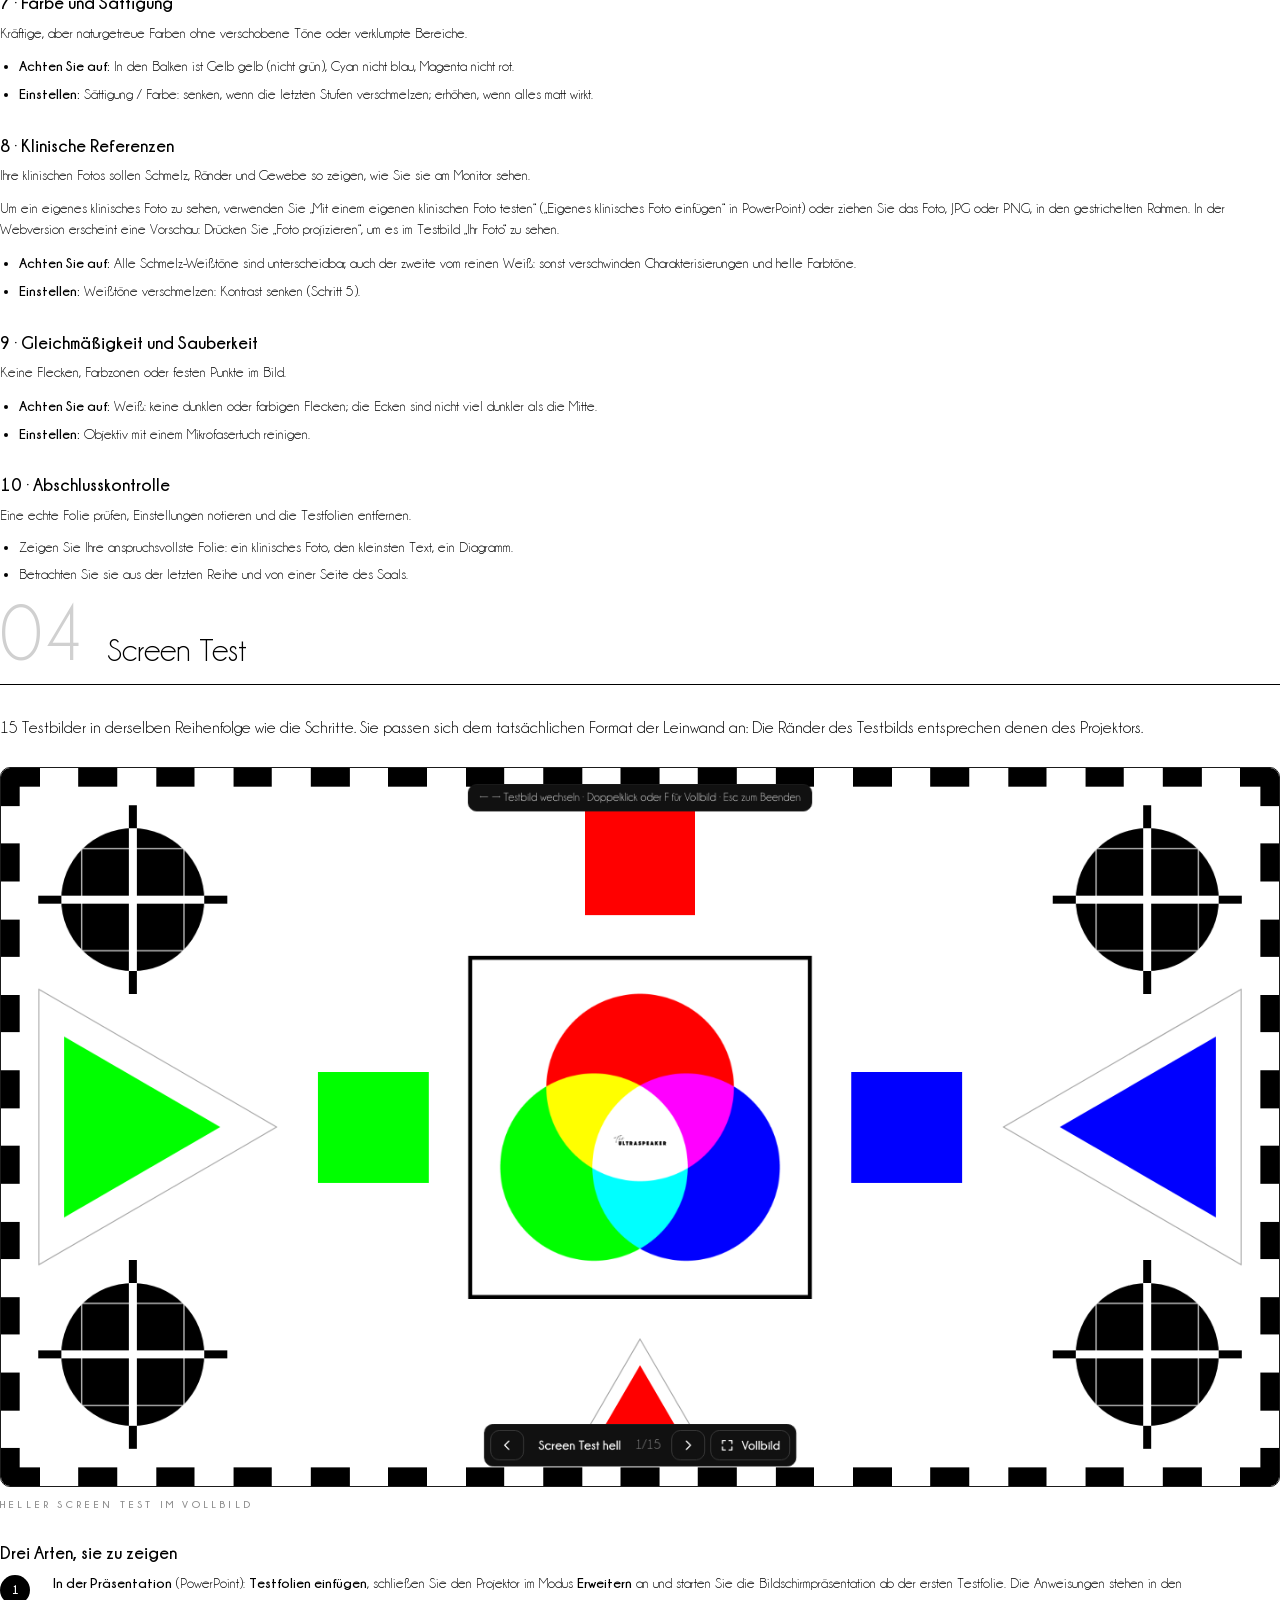
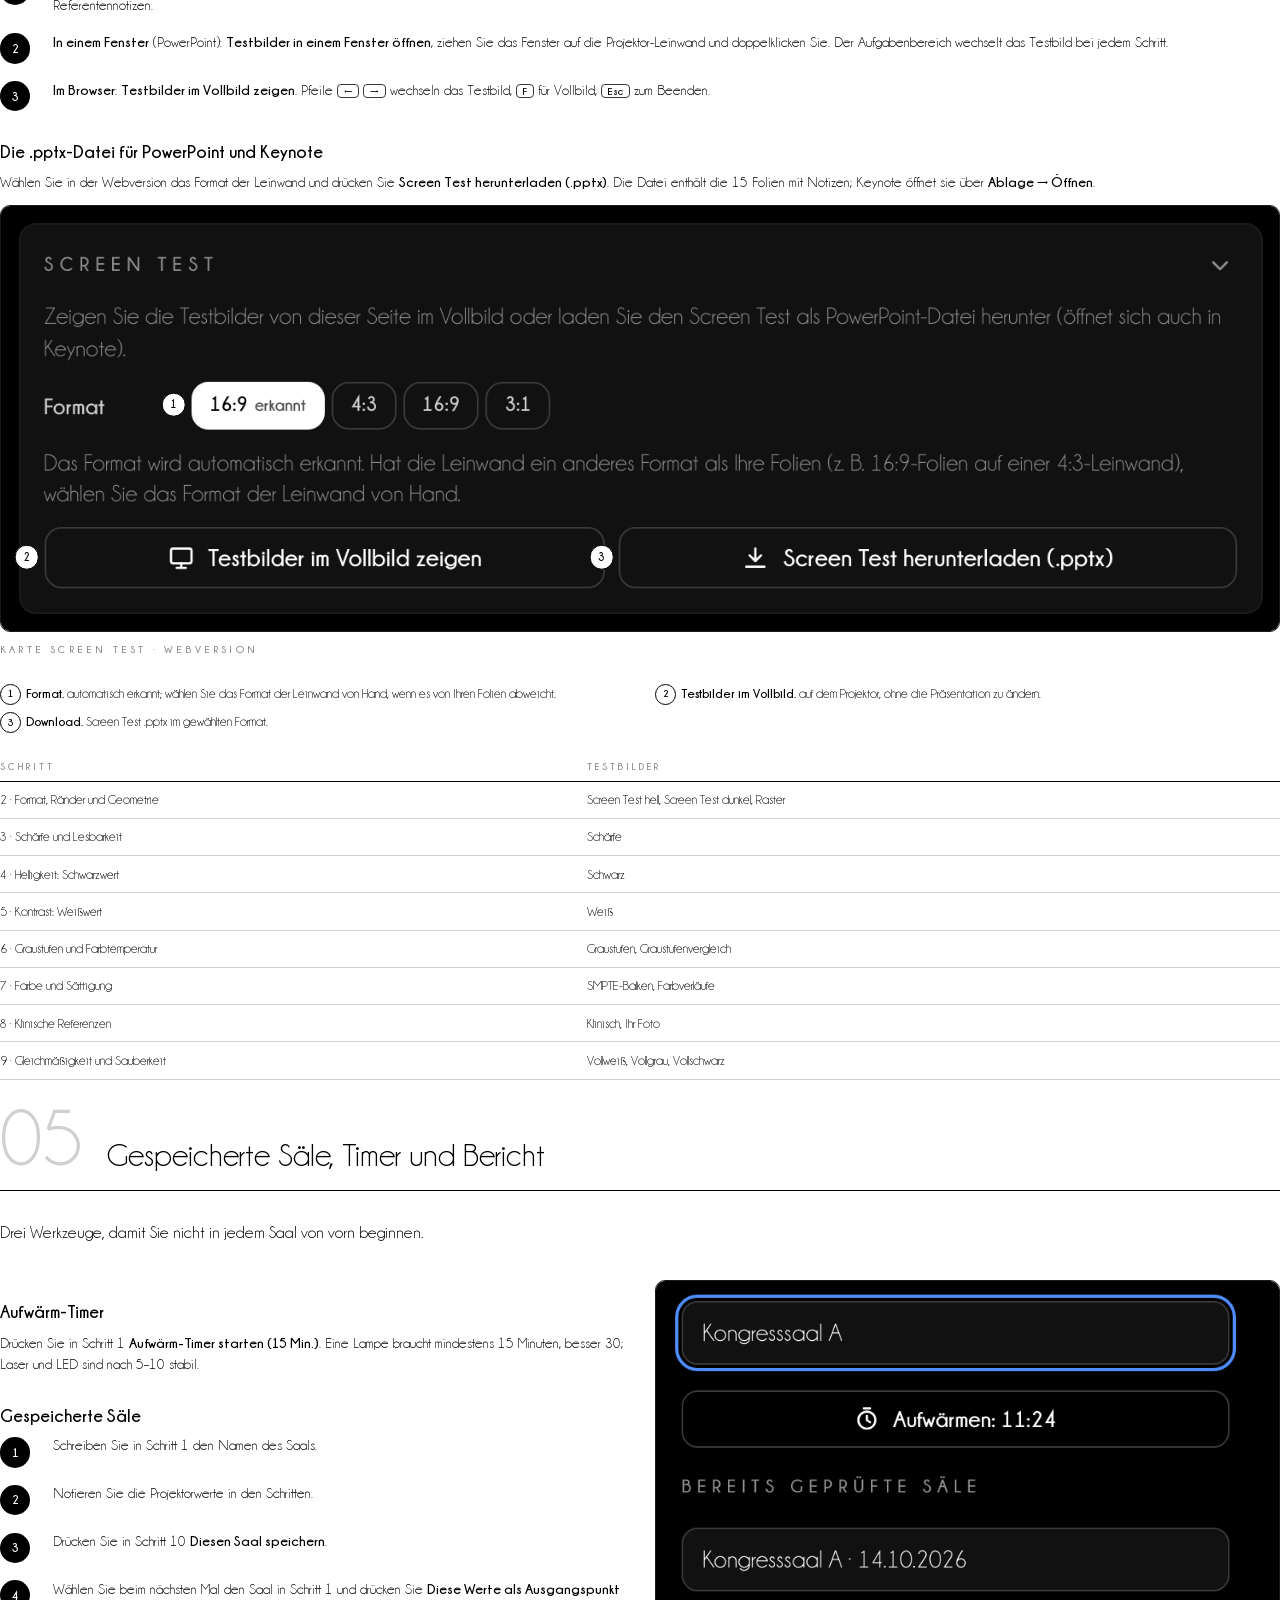
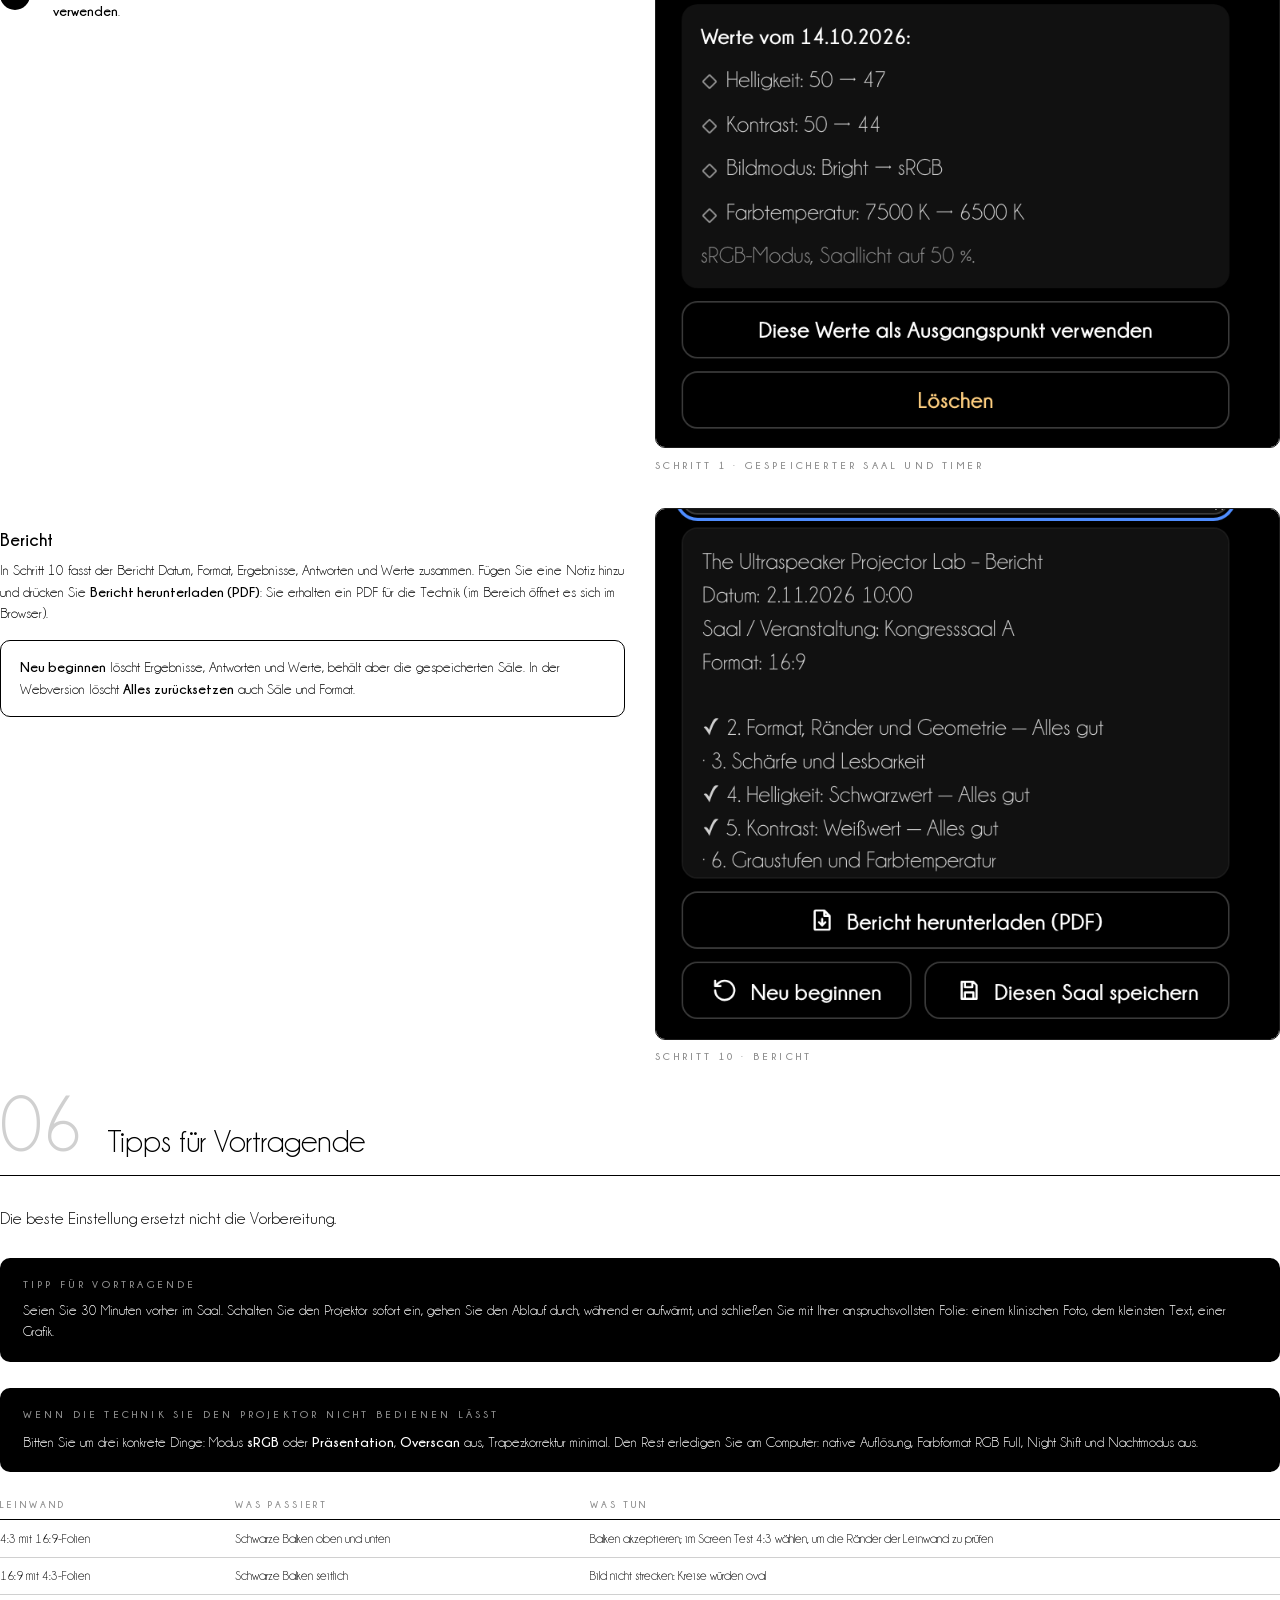
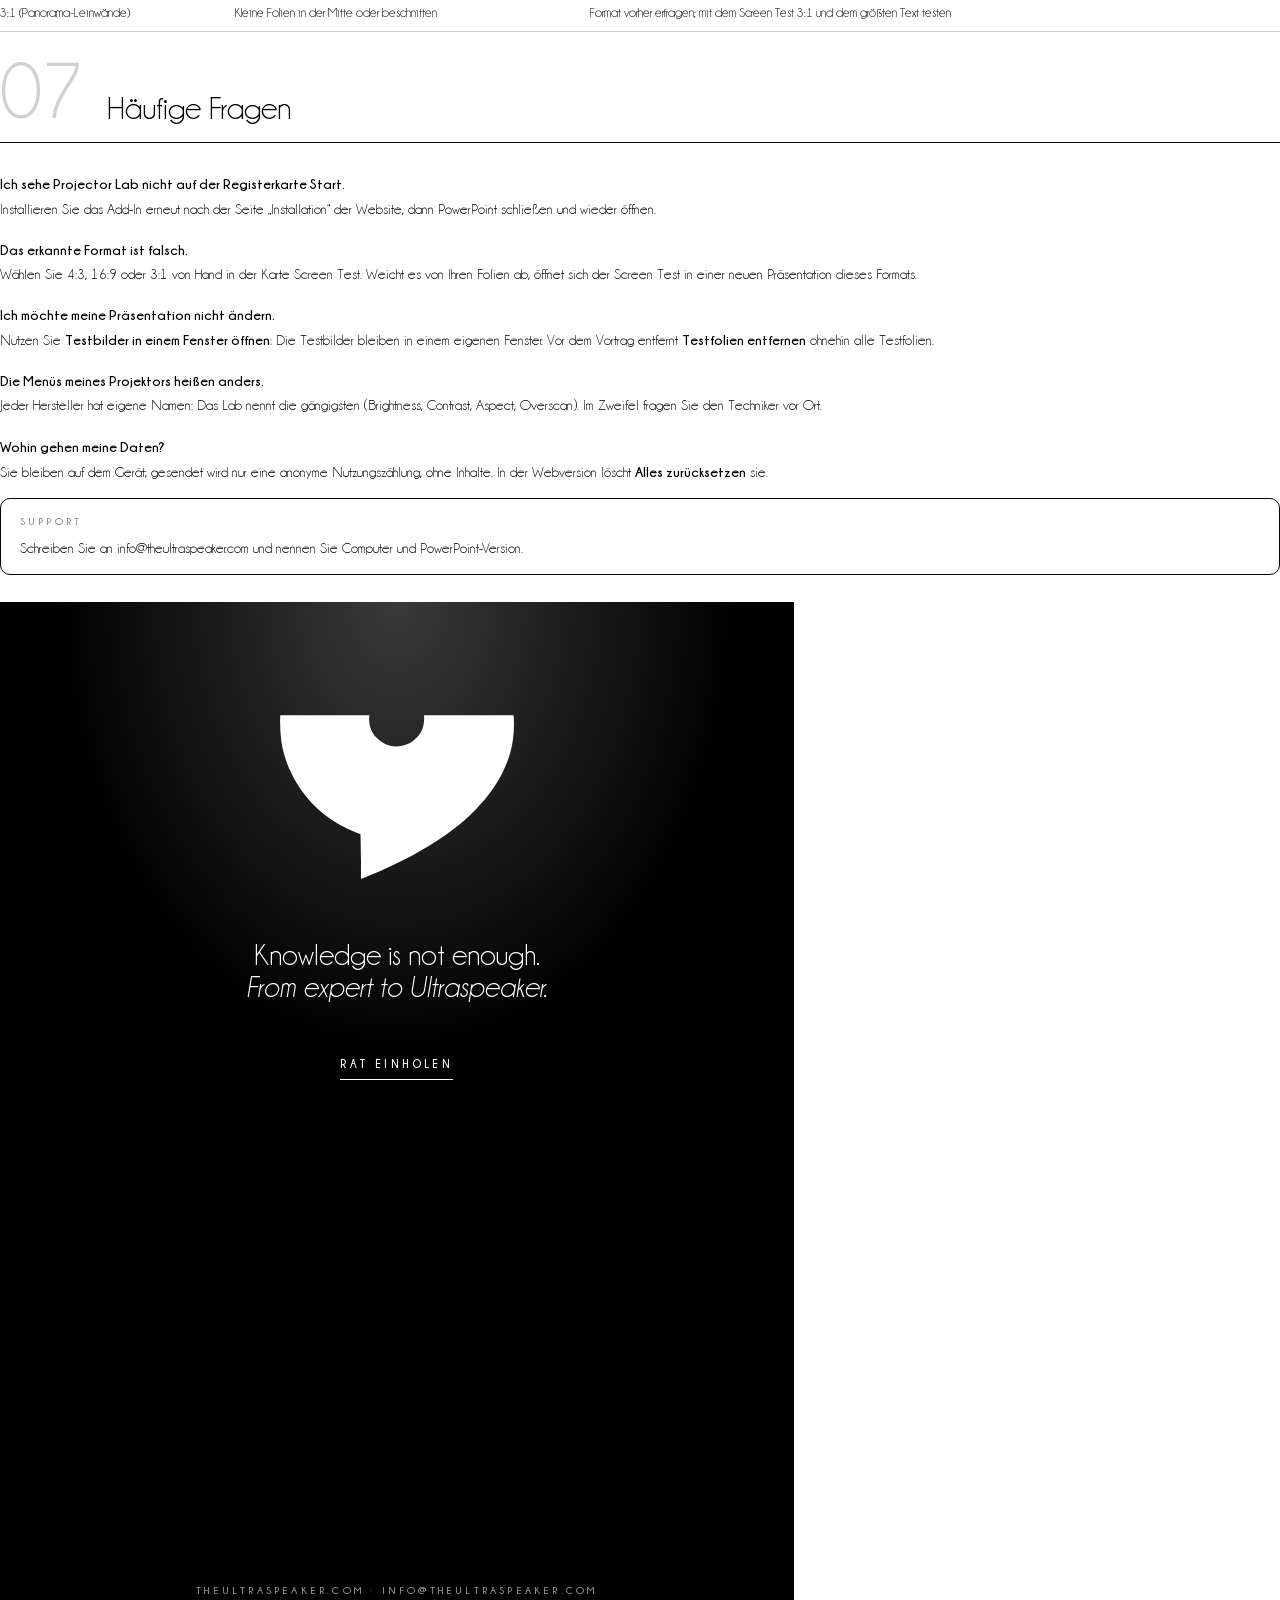
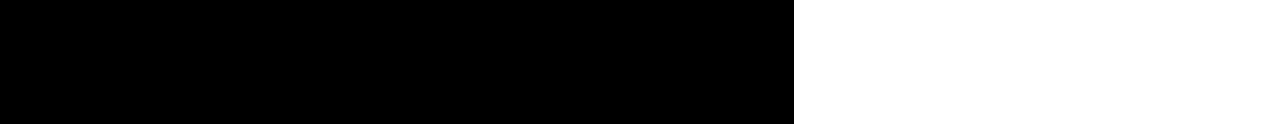
<file: guide/src/guide.de.html>
<!doctype html>
<!-- Guida d'utilizzo del Projector Lab (de). Modello: shared/guide/guide-template.html · PDF: node shared/guide/build-guide.mjs
     Screenshot: node guide/capture.mjs · I nomi dei pulsanti sono quelli dell'interfaccia in questa lingua. -->
<html lang="de">
<head>
<meta charset="utf-8">
<title>The Ultraspeaker Projector Lab · Bedienungsanleitung</title>
<link rel="stylesheet" href="../../shared/guide/ultraspeaker-guide.css">
<style>@page{@bottom-left{content:"THE ULTRASPEAKER  ·  PROJECTOR LAB  ·  ANLEITUNG";font:700 7pt "Champagne & Limousines",sans-serif;letter-spacing:.32em;color:#8E8E8E;vertical-align:top;padding-top:6mm}}</style>
</head>
<body>

<section class="g-cover">
  <img class="g-cover-shadow" src="../../shared/guide/the-shadow.jpg" alt="">
  <div class="g-cover-body">
    <img class="g-cover-logo" src="../../assets/logo-projector-lab-white.svg" alt="The Ultraspeaker Projector Lab">
    <p class="g-cover-kicker">Bedienungsanleitung</p>
    <h1 class="g-cover-title">Der Projektor richtig eingestellt,<br>bevor Sie sprechen</h1>
    <p class="g-cover-sub">Projector Lab führt Sie in 10 Schritten durch Format, Schärfe, Schwarz, Weiß und Farbe des Projektors – mit Testbildern, die zu Ihrer Präsentation passen.</p>
    <div class="g-cover-meta"><span>Version 1.2 · November 2026</span><span>theultraspeaker.com</span></div>
  </div>
</section>

<section class="g-toc">
  <p class="g-label">Inhalt</p>
  <h1>In dieser Anleitung</h1>
  <ol>
    <li><span>01</span><span>Bevor Sie beginnen<small>Was Projector Lab macht, wo Sie es finden, PowerPoint und Webversion</small></span></li>
    <li><span>02</span><span>Die Oberfläche<small>Die Bereiche des Bildschirms, einer nach dem anderen</small></span></li>
    <li><span>03</span><span>Vor dem Vortrag: der Ablauf in 10 Schritten<small>Worauf Sie bei jedem Testbild achten und welches Menü Sie einstellen</small></span></li>
    <li><span>04</span><span>Screen Test<small>Die Testbilder im Vollbild und die .pptx-Datei für PowerPoint und Keynote</small></span></li>
    <li><span>05</span><span>Gespeicherte Säle, Timer und Bericht<small>Aufwärmen, Werte zum Wiederverwenden und ein Bericht zum Teilen</small></span></li>
    <li><span>06</span><span>Tipps für Vortragende<small>Früh da sein, was Sie die Technik fragen, 4:3- und 3:1-Leinwände</small></span></li>
    <li><span>07</span><span>Häufige Fragen<small>Häufige Probleme und Support</small></span></li>
  </ol>
</section>

<section class="g-chapter">
  <div class="g-chapter-head"><span class="g-chapter-num">01</span><h2 class="g-chapter-title">Bevor Sie beginnen</h2></div>
  <p class="g-chapter-lead">Jeder Saal hat einen anderen Projektor. Projector Lab lässt Sie ein Testbild zeigen, sagt Ihnen, worauf Sie achten und welches Projektormenü Sie einstellen. In 10–15 Minuten sehen Ihre Folien und klinischen Fotos aus wie auf Ihrem Monitor.</p>
  <div class="g-cols">
    <div>
      <p class="g-label">In PowerPoint</p>
      <p>Registerkarte <b>Start</b> → Gruppe <b>The Ultraspeaker</b> → <b>Projector Lab</b>. Der Aufgabenbereich öffnet sich rechts. <b>Testfolien einfügen</b> fügt der Präsentation 15 Testfolien in ihrem Format hinzu, mit den Anweisungen in den Referentennotizen.</p>
      <p class="g-label">Im Browser</p>
      <p><b>niki977.github.io/ultraspeaker-projector-lab</b>, ohne Installation. Zeigen Sie die Testbilder im Vollbild auf dem Projektor oder laden Sie den Screen Test als .pptx für PowerPoint und Keynote herunter. Auf dem Smartphone haben Sie den Ablauf griffbereit.</p>
      <div class="g-note"><p class="g-label">Was auf dem Gerät bleibt</p><p>Sprache, laufender Ablauf, Timer und gespeicherte Säle bleiben im Speicher des Browsers oder von PowerPoint. Fotos, Antworten und Räume verlassen das Gerät nicht; gesendet wird nur eine anonyme Nutzungszählung (siehe Datenschutz).</p></div>
    </div>
    <figure class="g-shot g-shot--panel">
    <div class="g-shot-frame"><img src="../img/de/01-panel.png" alt=""></div>
    <figcaption>PowerPoint-Aufgabenbereich</figcaption>
  </figure>
  </div>
  <table>
<tr><th>Funktion</th><th>PowerPoint</th><th>Webversion</th></tr>
<tr><td>Testfolien in der Präsentation</td><td>Ja</td><td>—</td></tr>
<tr><td>Testbilder im Vollbild</td><td>In einem Fenster</td><td>Ja</td></tr>
<tr><td>Screen Test .pptx zum Herunterladen</td><td>—</td><td>Ja</td></tr>
<tr><td>Klinisches Foto</td><td>In der Testfolie</td><td>Im Vollbild-Testbild</td></tr>
<tr><td>„Alles zurücksetzen“</td><td>—</td><td>Ja</td></tr>
</table>
</section>

<section class="g-chapter">
  <div class="g-chapter-head"><span class="g-chapter-num">02</span><h2 class="g-chapter-title">Die Oberfläche</h2></div>
  <p class="g-chapter-lead">Dieselbe Seite in der Webversion und im Aufgabenbereich: oben der Screen Test, darunter die 10 Schritte.</p>
  <figure class="g-shot">
    <div class="g-shot-frame">
      <img src="../img/de/01-web.png" alt="">
      <span class="g-pin" style="left:23.4%;top:4%">1</span>
      <span class="g-pin" style="left:80.9%;top:8.5%">2</span>
      <span class="g-pin" style="left:97.4%;top:39%">3</span>
      <span class="g-pin" style="left:92.5%;top:62.5%">4</span>
      <span class="g-pin" style="left:79.8%;top:72.5%">5</span>
      <span class="g-pin" style="left:50%;top:79.8%">6</span>
      <span class="g-pin" style="left:39.6%;top:94.2%">7</span>
    </div>
    <figcaption>Webversion · Computer</figcaption>
  </figure>
  <ol class="g-legend">
    <li><span>1</span><span><b>Logo.</b> öffnet theultraspeaker.com. Darunter die Statuszeile: „Webversion“ oder „Mit PowerPoint verbunden“.</span></li>
    <li><span>2</span><span><b>Anleitung und Sprache.</b> öffnet diese PDF-Anleitung; das Menü ändert die Sprache von Oberfläche, Testbildern und Notizen.</span></li>
    <li><span>3</span><span><b>Screen Test.</b> Format (automatisch erkannt oder 4:3, 16:9, 3:1), Testbild-Fenster, Download oder Einfügen.</span></li>
    <li><span>4</span><span><b>Schritte.</b> 1 bis 10; der Punkt zeigt das Ergebnis: grün in Ordnung, bernstein überarbeiten, grau übersprungen.</span></li>
    <li><span>5</span><span><b>Neu beginnen.</b> „Neu beginnen“ löscht Ergebnisse und Antworten; in der Webversion löscht „Alles zurücksetzen“ auch die Säle.</span></li>
    <li><span>6</span><span><b>Der Schritt.</b> worauf Sie achten, die Frage „Was sehen Sie?“, was Sie einstellen, die verwendeten Werte und das Ergebnis.</span></li>
    <li><span>7</span><span><b>Zurück / Weiter.</b> immer unten; im letzten Schritt „Bericht herunterladen (PDF)“.</span></li>
  </ol>
</section>

<section class="g-chapter">
  <div class="g-chapter-head"><span class="g-chapter-num">03</span><h2 class="g-chapter-title">Vor dem Vortrag: der Ablauf in 10 Schritten</h2></div>
  <p class="g-chapter-lead">Jeder Schritt ist gleich aufgebaut. Zeigen Sie das Testbild, schauen Sie von der letzten Reihe, beantworten Sie die Frage: Das Lab sagt Ihnen, welches Menü Sie in welche Richtung und wie weit einstellen.</p>
  <p class="g-label">Die Frage „Was sehen Sie?“</p>
  <p>In den Schritten 4–8 tippen Sie an, was Sie sehen: zum Beispiel das erste Feld, das sich von Schwarz abhebt. Die Antwort nennt die Korrektur, und das Ergebnis des Schritts aktualisiert sich von selbst.</p>
  <p class="g-label">Farbstich</p>
  <p>In Schritt 6 wählen Sie in jeder Gruppe das Grau, das am neutralsten wirkt. Ist es nicht die 5 in der Mitte, erkennt das Lab den Farbstich und nennt Farbtemperatur, Farbton oder RGB-Verstärkung.</p>
  <div class="g-cols">
    <figure class="g-shot">
    <div class="g-shot-frame"><img src="../img/de/03-black.png" alt=""></div>
    <figcaption>Schritt 4 · Schwarzwert</figcaption>
  </figure>
    <figure class="g-shot">
    <div class="g-shot-frame"><img src="../img/de/03-cast.png" alt=""></div>
    <figcaption>Schritt 6 · Graustufen im Vergleich</figcaption>
  </figure>
  </div>
  <div class="g-cols">
    <div>
      <p class="g-label">Verwendete Werte</p>
      <p>Notieren Sie die Projektorwerte vor und nach dem Einstellen: Sie erscheinen im Bericht und in den gespeicherten Sälen.</p>
    </div>
    <figure class="g-shot">
    <div class="g-shot-frame"><img src="../img/de/03-values.png" alt=""></div>
    <figcaption>Werte vorher und nachher</figcaption>
  </figure>
  </div>
<h3>1 · Bevor Sie beginnen</h3>
<p>Computer anschließen, Projektor und Raum vorbereiten: Die Hälfte der Probleme löst sich hier, bevor Sie ein Menü anfassen.</p>
<ul><li>Schalten Sie den Projektor rechtzeitig ein: mit Lampe mindestens 15 Minuten, besser 30, denn Helligkeit und Farbe stabilisieren sich erst im warmen Zustand; Laser- oder LED-Modelle brauchen 5–10.</li><li>Laptop am Netzteil; Bildschirmschoner und Energiesparen aus.</li></ul>
<h3>2 · Format, Ränder und Geometrie</h3>
<p>Das Bild füllt die Leinwand, nichts ist abgeschnitten oder verzerrt.</p>
<ul><li><b>Achten Sie auf:</b> Der Schachbrettrand ist auf allen vier Seiten vollständig. Fehlt ein Stück, ist das Bild beschnitten (Overscan).</li><li><b>Einstellen:</b> Stellen Sie den Projektor zuerst rechtwinklig und mittig zur Leinwand: Das ist die beste Korrektur.</li></ul>
<h3>3 · Schärfe und Lesbarkeit</h3>
<p>Scharfe Sterne in der Mitte und in den Ecken, und die kleinste Schriftgröße, die in der letzten Reihe lesbar ist.</p>
<ul><li><b>Achten Sie auf:</b> Im großen Stern bleiben die Strahlen fast bis zur Mitte getrennt, ohne breiten grauen Fleck.</li><li><b>Einstellen:</b> Fokusring oder Fokus-Taste: in der Mitte scharf stellen, dann die Ecken prüfen und den besten Kompromiss suchen.</li></ul>
<h3>4 · Helligkeit: Schwarzwert</h3>
<p>Zeichnung in den Schatten ohne gräuliches Schwarz.</p>
<ul><li><b>Achten Sie auf:</b> 0 % ist so schwarz wie der Hintergrund.</li><li><b>Einstellen:</b> Menü Helligkeit / Brightness: Es stellt den Schwarzwert ein, nicht die Lampenleistung.</li></ul>
<h3>5 · Kontrast: Weißwert</h3>
<p>Volles Weiß ohne Ausbrennen: helle Details bleiben sichtbar.</p>
<ul><li><b>Achten Sie auf:</b> Felder bis 97–98 % heben sich noch vom weißen Hintergrund ab.</li><li><b>Einstellen:</b> Menü Kontrast / Contrast: senken, bis 97 und 98 % wieder erscheinen, dann stoppen.</li></ul>
<h3>6 · Graustufen und Farbtemperatur</h3>
<p>Neutrale Grautöne und gleichmäßige Stufen: die Grundlage für richtige Farben.</p>
<ul><li><b>Achten Sie auf:</b> Alle 11 Stufen sind unterscheidbar, von 0 bis 100 %.</li><li><b>Einstellen:</b> Farbtemperatur: Normal / Mittel / 6500 K (D65). Hoch = bläulich, Niedrig = gelblich.</li></ul>
<h3>7 · Farbe und Sättigung</h3>
<p>Kräftige, aber naturgetreue Farben ohne verschobene Töne oder verklumpte Bereiche.</p>
<ul><li><b>Achten Sie auf:</b> In den Balken ist Gelb gelb (nicht grün), Cyan nicht blau, Magenta nicht rot.</li><li><b>Einstellen:</b> Sättigung / Farbe: senken, wenn die letzten Stufen verschmelzen; erhöhen, wenn alles matt wirkt.</li></ul>
<h3>8 · Klinische Referenzen</h3>
<p>Ihre klinischen Fotos sollen Schmelz, Ränder und Gewebe so zeigen, wie Sie sie am Monitor sehen.</p>
<p>Um ein eigenes klinisches Foto zu sehen, verwenden Sie „Mit einem eigenen klinischen Foto testen“ („Eigenes klinisches Foto einfügen“ in PowerPoint) oder ziehen Sie das Foto, JPG oder PNG, in den gestrichelten Rahmen. In der Webversion erscheint eine Vorschau: Drücken Sie „Foto projizieren“, um es im Testbild „Ihr Foto“ zu sehen.</p>
<ul><li><b>Achten Sie auf:</b> Alle Schmelz-Weißtöne sind unterscheidbar, auch der zweite vom reinen Weiß: sonst verschwinden Charakterisierungen und helle Farbtöne.</li><li><b>Einstellen:</b> Weißtöne verschmelzen: Kontrast senken (Schritt 5).</li></ul>
<h3>9 · Gleichmäßigkeit und Sauberkeit</h3>
<p>Keine Flecken, Farbzonen oder festen Punkte im Bild.</p>
<ul><li><b>Achten Sie auf:</b> Weiß: keine dunklen oder farbigen Flecken; die Ecken sind nicht viel dunkler als die Mitte.</li><li><b>Einstellen:</b> Objektiv mit einem Mikrofasertuch reinigen.</li></ul>
<h3>10 · Abschlusskontrolle</h3>
<p>Eine echte Folie prüfen, Einstellungen notieren und die Testfolien entfernen.</p>
<ul><li>Zeigen Sie Ihre anspruchsvollste Folie: ein klinisches Foto, den kleinsten Text, ein Diagramm.</li><li>Betrachten Sie sie aus der letzten Reihe und von einer Seite des Saals.</li></ul>
</section>

<section class="g-chapter">
  <div class="g-chapter-head"><span class="g-chapter-num">04</span><h2 class="g-chapter-title">Screen Test</h2></div>
  <p class="g-chapter-lead">15 Testbilder in derselben Reihenfolge wie die Schritte. Sie passen sich dem tatsächlichen Format der Leinwand an: Die Ränder des Testbilds entsprechen denen des Projektors.</p>
  <figure class="g-shot">
    <div class="g-shot-frame"><img src="../img/de/04-pattern.png" alt=""></div>
    <figcaption>Heller Screen Test im Vollbild</figcaption>
  </figure>
  <h3>Drei Arten, sie zu zeigen</h3>
  <ol class="g-steps">
    <li><div><b>In der Präsentation</b> (PowerPoint): <b>Testfolien einfügen</b>, schließen Sie den Projektor im Modus <b>Erweitern</b> an und starten Sie die Bildschirmpräsentation ab der ersten Testfolie. Die Anweisungen stehen in den Referentennotizen.</div></li>
    <li><div><b>In einem Fenster</b> (PowerPoint): <b>Testbilder in einem Fenster öffnen</b>, ziehen Sie das Fenster auf die Projektor-Leinwand und doppelklicken Sie. Der Aufgabenbereich wechselt das Testbild bei jedem Schritt.</div></li>
    <li><div><b>Im Browser</b>: <b>Testbilder im Vollbild zeigen</b>. Pfeile <kbd>←</kbd> <kbd>→</kbd> wechseln das Testbild, <kbd>F</kbd> für Vollbild, <kbd>Esc</kbd> zum Beenden.</div></li>
  </ol>
  <h3>Die .pptx-Datei für PowerPoint und Keynote</h3>
  <p>Wählen Sie in der Webversion das Format der Leinwand und drücken Sie <b>Screen Test herunterladen (.pptx)</b>. Die Datei enthält die 15 Folien mit Notizen; Keynote öffnet sie über <b>Ablage → Öffnen</b>.</p>
  <figure class="g-shot">
    <div class="g-shot-frame">
      <img src="../img/de/04-setup.png" alt="">
      <span class="g-pin" style="left:13.5%;top:46.8%">1</span>
      <span class="g-pin" style="left:2%;top:82.7%">2</span>
      <span class="g-pin" style="left:47%;top:82.7%">3</span>
    </div>
    <figcaption>Karte Screen Test · Webversion</figcaption>
  </figure>
  <ol class="g-legend">
    <li><span>1</span><span><b>Format.</b> automatisch erkannt; wählen Sie das Format der Leinwand von Hand, wenn es von Ihren Folien abweicht.</span></li>
    <li><span>2</span><span><b>Testbilder im Vollbild.</b> auf dem Projektor, ohne die Präsentation zu ändern.</span></li>
    <li><span>3</span><span><b>Download.</b> Screen Test .pptx im gewählten Format.</span></li>
  </ol>
  <table>
<tr><th>Schritt</th><th>Testbilder</th></tr>
<tr><td>2 · Format, Ränder und Geometrie</td><td>Screen Test hell, Screen Test dunkel, Raster</td></tr>
<tr><td>3 · Schärfe und Lesbarkeit</td><td>Schärfe</td></tr>
<tr><td>4 · Helligkeit: Schwarzwert</td><td>Schwarz</td></tr>
<tr><td>5 · Kontrast: Weißwert</td><td>Weiß</td></tr>
<tr><td>6 · Graustufen und Farbtemperatur</td><td>Graustufen, Graustufenvergleich</td></tr>
<tr><td>7 · Farbe und Sättigung</td><td>SMPTE-Balken, Farbverläufe</td></tr>
<tr><td>8 · Klinische Referenzen</td><td>Klinisch, Ihr Foto</td></tr>
<tr><td>9 · Gleichmäßigkeit und Sauberkeit</td><td>Vollweiß, Vollgrau, Vollschwarz</td></tr>
</table>
</section>

<section class="g-chapter">
  <div class="g-chapter-head"><span class="g-chapter-num">05</span><h2 class="g-chapter-title">Gespeicherte Säle, Timer und Bericht</h2></div>
  <p class="g-chapter-lead">Drei Werkzeuge, damit Sie nicht in jedem Saal von vorn beginnen.</p>
  <div class="g-cols">
    <div>
      <h3>Aufwärm-Timer</h3>
      <p>Drücken Sie in Schritt 1 <b>Aufwärm-Timer starten (15 Min.)</b>. Eine Lampe braucht mindestens 15 Minuten, besser 30; Laser und LED sind nach 5–10 stabil.</p>
      <h3>Gespeicherte Säle</h3>
      <ol class="g-steps">
        <li><div>Schreiben Sie in Schritt 1 den Namen des Saals.</div></li>
        <li><div>Notieren Sie die Projektorwerte in den Schritten.</div></li>
        <li><div>Drücken Sie in Schritt 10 <b>Diesen Saal speichern</b>.</div></li>
        <li><div>Wählen Sie beim nächsten Mal den Saal in Schritt 1 und drücken Sie <b>Diese Werte als Ausgangspunkt verwenden</b>.</div></li>
      </ol>
    </div>
    <figure class="g-shot">
    <div class="g-shot-frame"><img src="../img/de/05-venue.png" alt=""></div>
    <figcaption>Schritt 1 · gespeicherter Saal und Timer</figcaption>
  </figure>
  </div>
  <div class="g-cols">
    <div>
      <h3>Bericht</h3>
      <p>In Schritt 10 fasst der Bericht Datum, Format, Ergebnisse, Antworten und Werte zusammen. Fügen Sie eine Notiz hinzu und drücken Sie <b>Bericht herunterladen (PDF)</b>: Sie erhalten ein PDF für die Technik (im Bereich öffnet es sich im Browser).</p>
      <div class="g-note"><p><b>Neu beginnen</b> löscht Ergebnisse, Antworten und Werte, behält aber die gespeicherten Säle. In der Webversion löscht <b>Alles zurücksetzen</b> auch Säle und Format.</p></div>
    </div>
    <figure class="g-shot">
    <div class="g-shot-frame"><img src="../img/de/05-report.png" alt=""></div>
    <figcaption>Schritt 10 · Bericht</figcaption>
  </figure>
  </div>
</section>

<section class="g-chapter">
  <div class="g-chapter-head"><span class="g-chapter-num">06</span><h2 class="g-chapter-title">Tipps für Vortragende</h2></div>
  <p class="g-chapter-lead">Die beste Einstellung ersetzt nicht die Vorbereitung.</p>
  <div class="g-tip"><p class="g-label">Tipp für Vortragende</p><p>Seien Sie 30 Minuten vorher im Saal. Schalten Sie den Projektor sofort ein, gehen Sie den Ablauf durch, während er aufwärmt, und schließen Sie mit Ihrer anspruchsvollsten Folie: einem klinischen Foto, dem kleinsten Text, einer Grafik.</p></div>
  <div class="g-tip"><p class="g-label">Wenn die Technik Sie den Projektor nicht bedienen lässt</p><p>Bitten Sie um drei konkrete Dinge: Modus <b>sRGB</b> oder <b>Präsentation</b>, <b>Overscan</b> aus, Trapezkorrektur minimal. Den Rest erledigen Sie am Computer: native Auflösung, Farbformat RGB Full, Night Shift und Nachtmodus aus.</p></div>
  <table>
<tr><th>Leinwand</th><th>Was passiert</th><th>Was tun</th></tr>
<tr><td>4:3 mit 16:9-Folien</td><td>Schwarze Balken oben und unten</td><td>Balken akzeptieren; im Screen Test 4:3 wählen, um die Ränder der Leinwand zu prüfen</td></tr>
<tr><td>16:9 mit 4:3-Folien</td><td>Schwarze Balken seitlich</td><td>Bild nicht strecken: Kreise würden oval</td></tr>
<tr><td>3:1 (Panorama-Leinwände)</td><td>Kleine Folien in der Mitte oder beschnitten</td><td>Format vorher erfragen; mit dem Screen Test 3:1 und dem größten Text testen</td></tr>
</table>
</section>

<section class="g-chapter">
  <div class="g-chapter-head"><span class="g-chapter-num">07</span><h2 class="g-chapter-title">Häufige Fragen</h2></div>
  <dl class="g-faq">
    <dt>Ich sehe Projector Lab nicht auf der Registerkarte Start.</dt>
    <dd>Installieren Sie das Add-In erneut nach der Seite „Installation“ der Website, dann PowerPoint schließen und wieder öffnen.</dd>
    <dt>Das erkannte Format ist falsch.</dt>
    <dd>Wählen Sie 4:3, 16:9 oder 3:1 von Hand in der Karte Screen Test. Weicht es von Ihren Folien ab, öffnet sich der Screen Test in einer neuen Präsentation dieses Formats.</dd>
    <dt>Ich möchte meine Präsentation nicht ändern.</dt>
    <dd>Nutzen Sie <b>Testbilder in einem Fenster öffnen</b>: Die Testbilder bleiben in einem eigenen Fenster. Vor dem Vortrag entfernt <b>Testfolien entfernen</b> ohnehin alle Testfolien.</dd>
    <dt>Die Menüs meines Projektors heißen anders.</dt>
    <dd>Jeder Hersteller hat eigene Namen: Das Lab nennt die gängigsten (Brightness, Contrast, Aspect, Overscan). Im Zweifel fragen Sie den Techniker vor Ort.</dd>
    <dt>Wohin gehen meine Daten?</dt>
    <dd>Sie bleiben auf dem Gerät; gesendet wird nur eine anonyme Nutzungszählung, ohne Inhalte. In der Webversion löscht <b>Alles zurücksetzen</b> sie.</dd>
  </dl>
  <div class="g-note"><p class="g-label">Support</p><p>Schreiben Sie an info@theultraspeaker.com und nennen Sie Computer und PowerPoint-Version.</p></div>
</section>

<section class="g-back">
  <img class="g-back-arena" src="../../shared/guide/arena-white.svg" alt="">
  <p class="g-back-claim">Knowledge is not enough.<br><i>From expert to Ultraspeaker.</i></p>
  <a class="g-back-cta" href="mailto:info@theultraspeaker.com?subject=Rat%20einholen">Rat einholen</a>
  <p class="g-back-contacts">theultraspeaker.com · info@theultraspeaker.com</p>
</section>

</body>
</html>
</file>
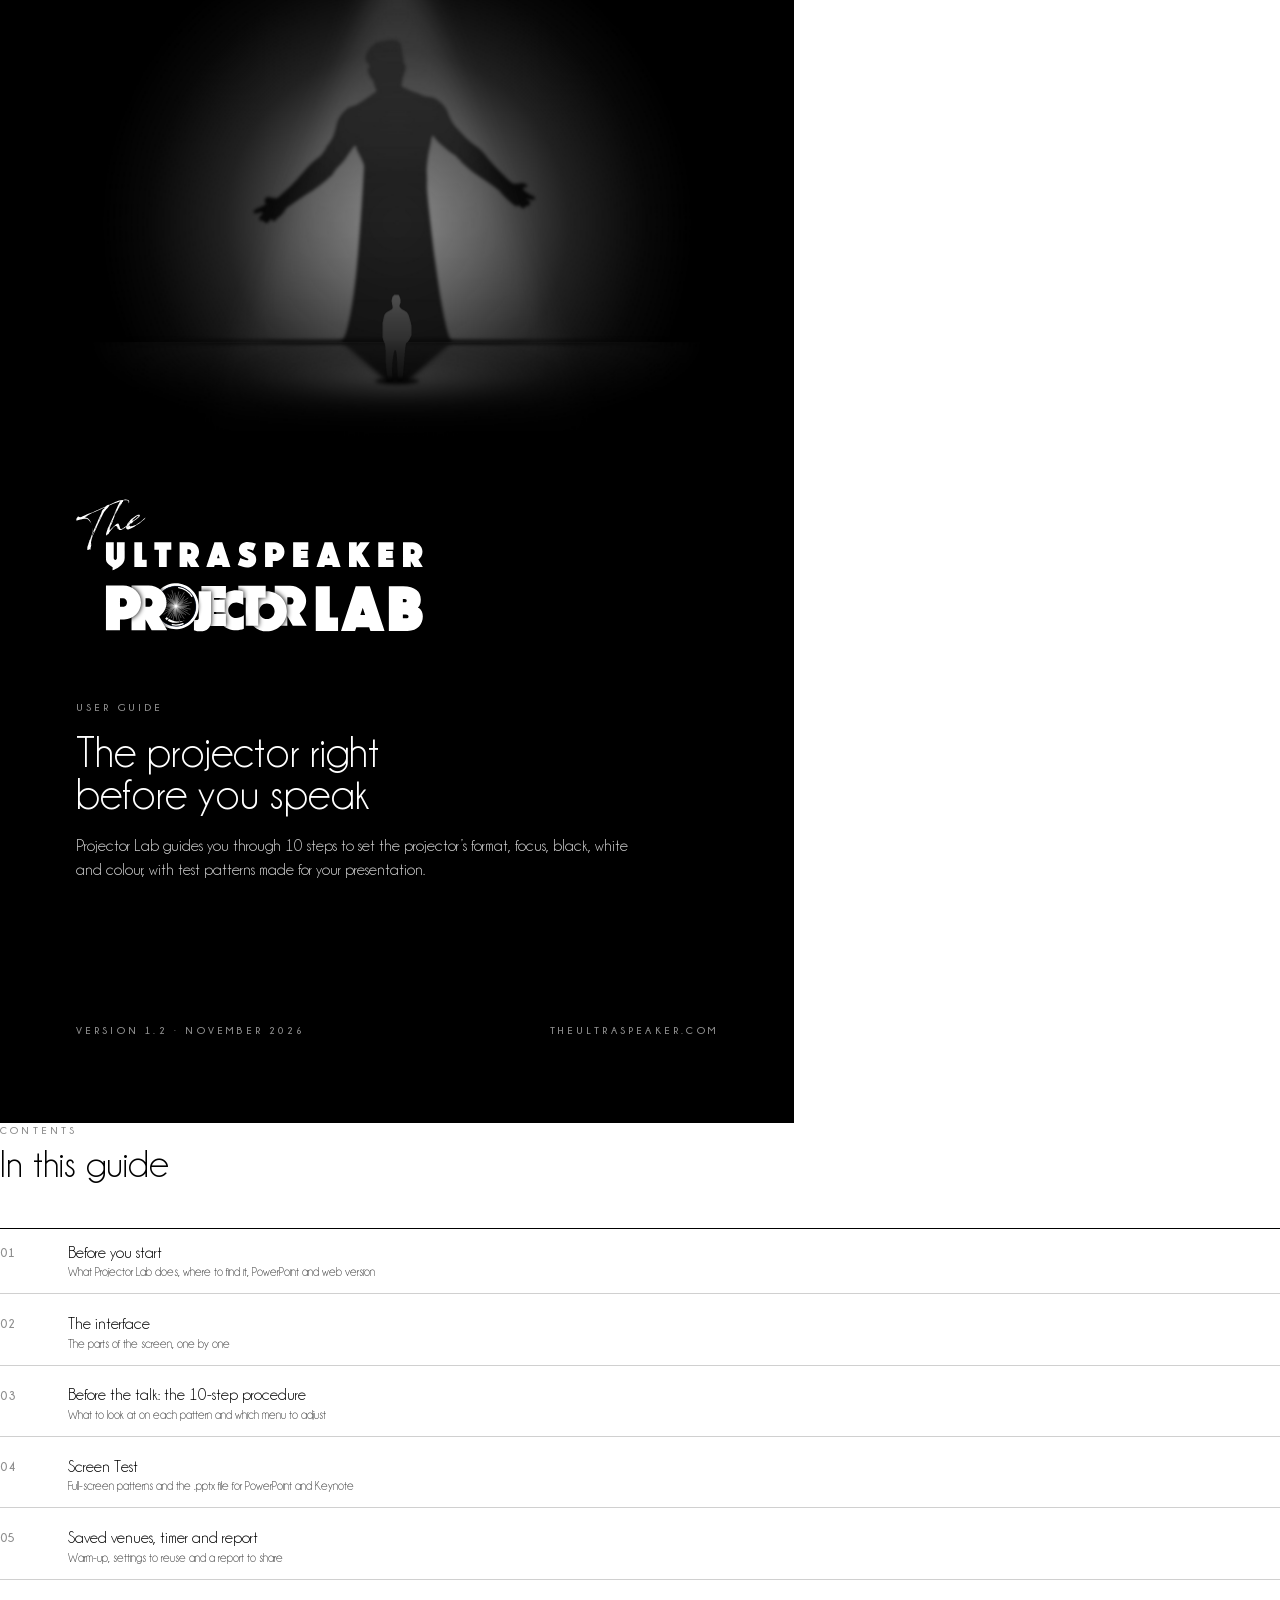
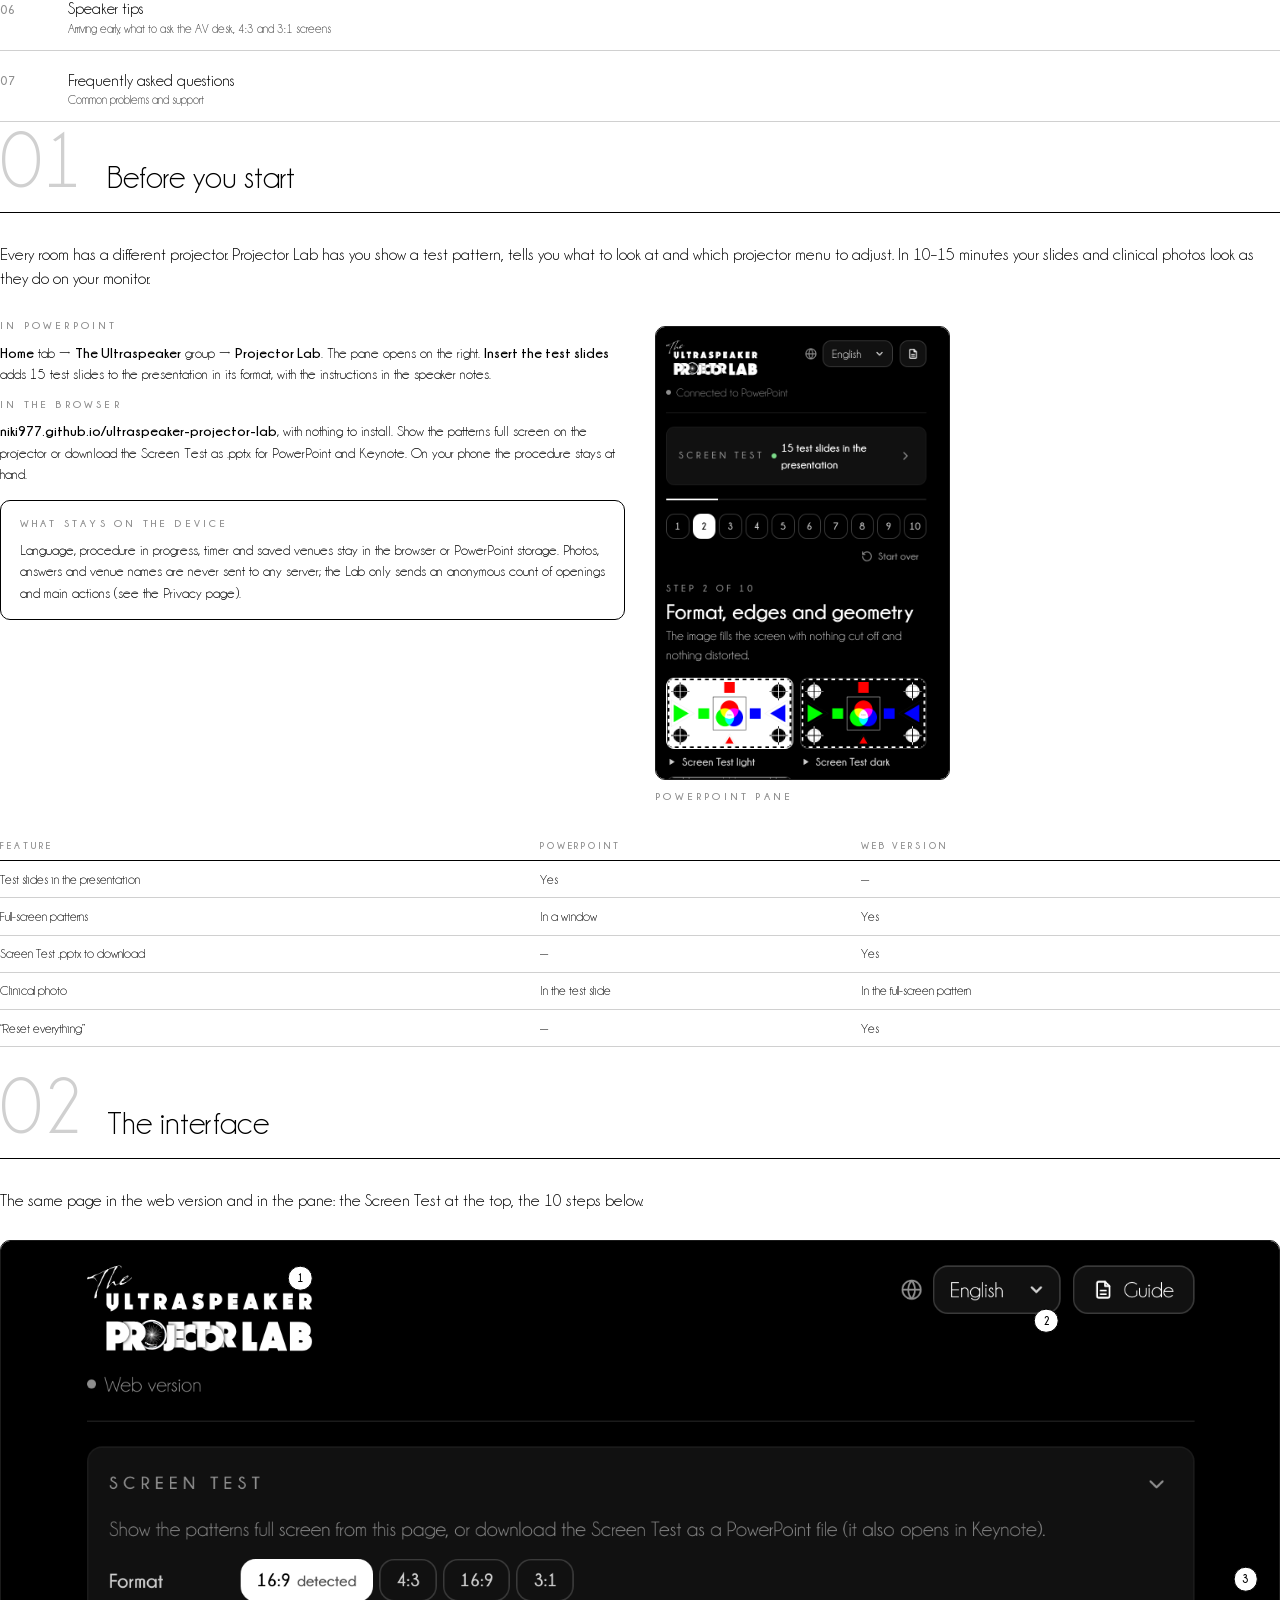
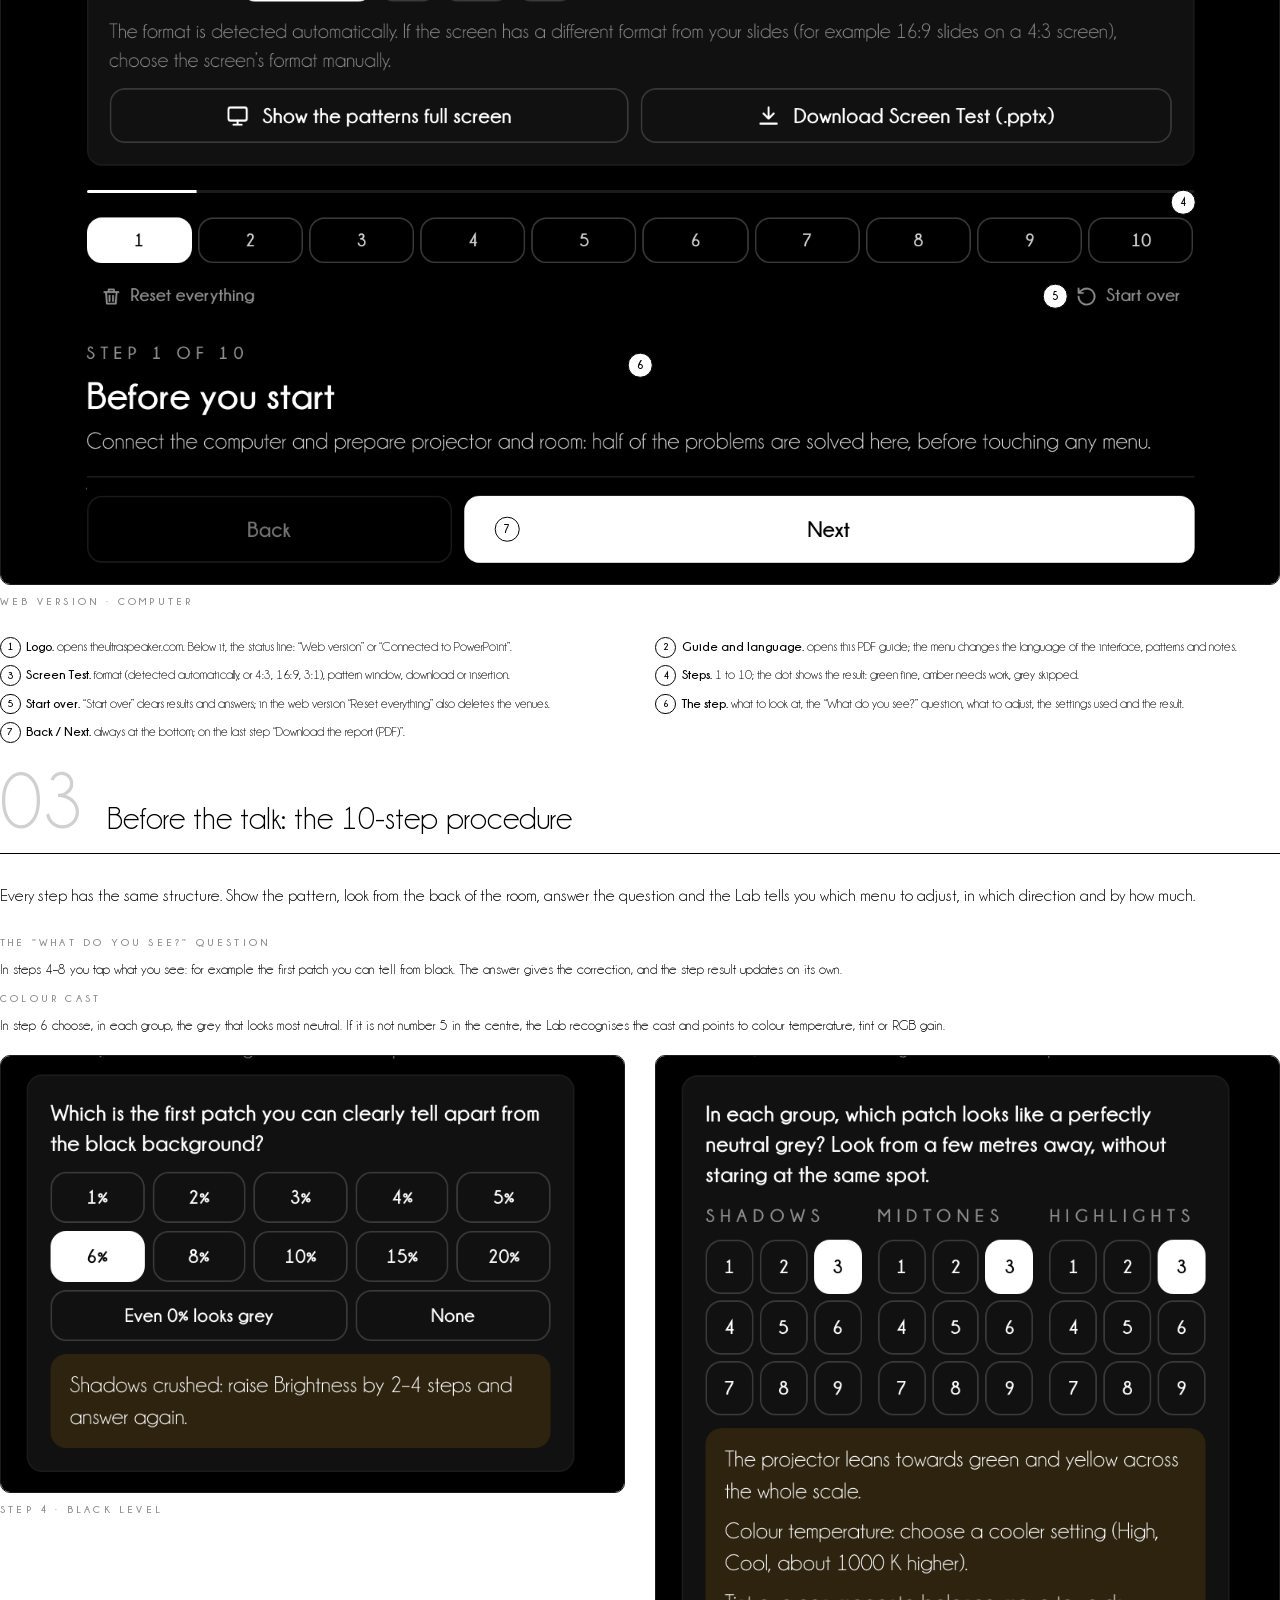
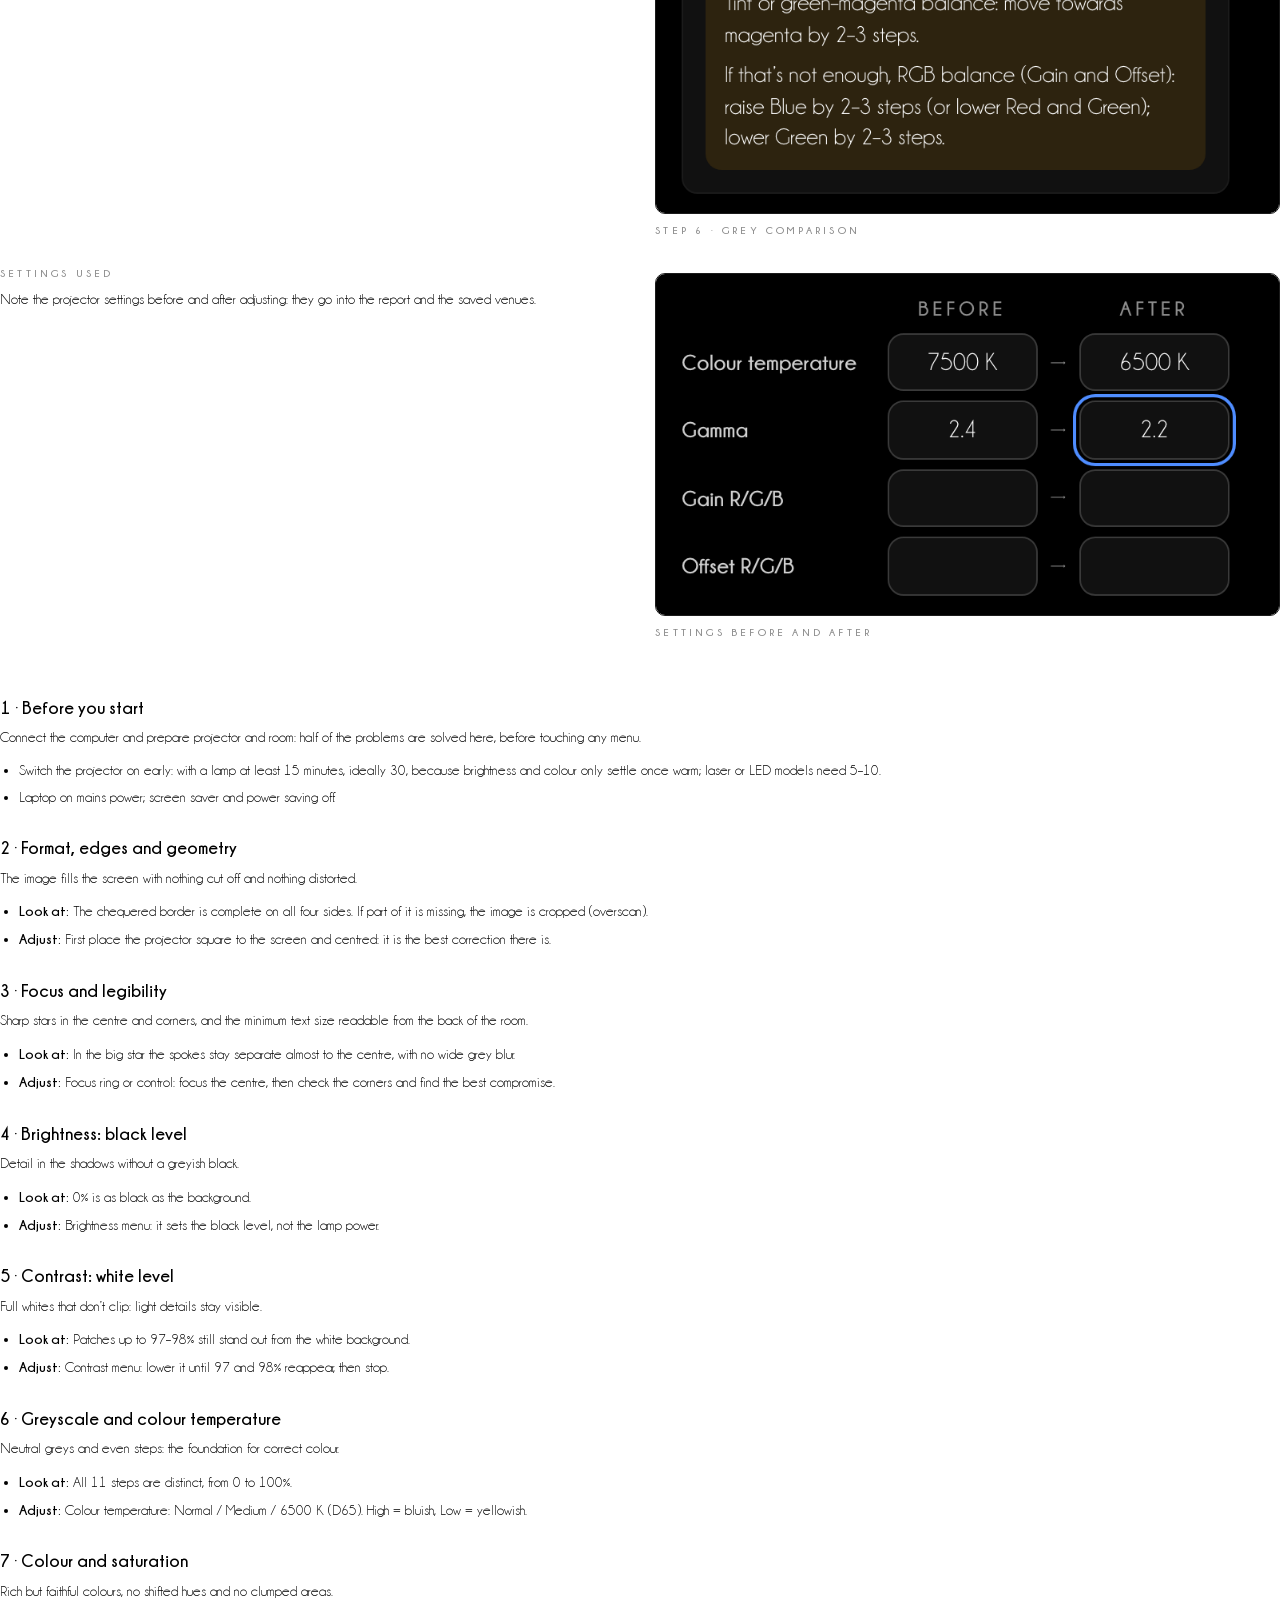
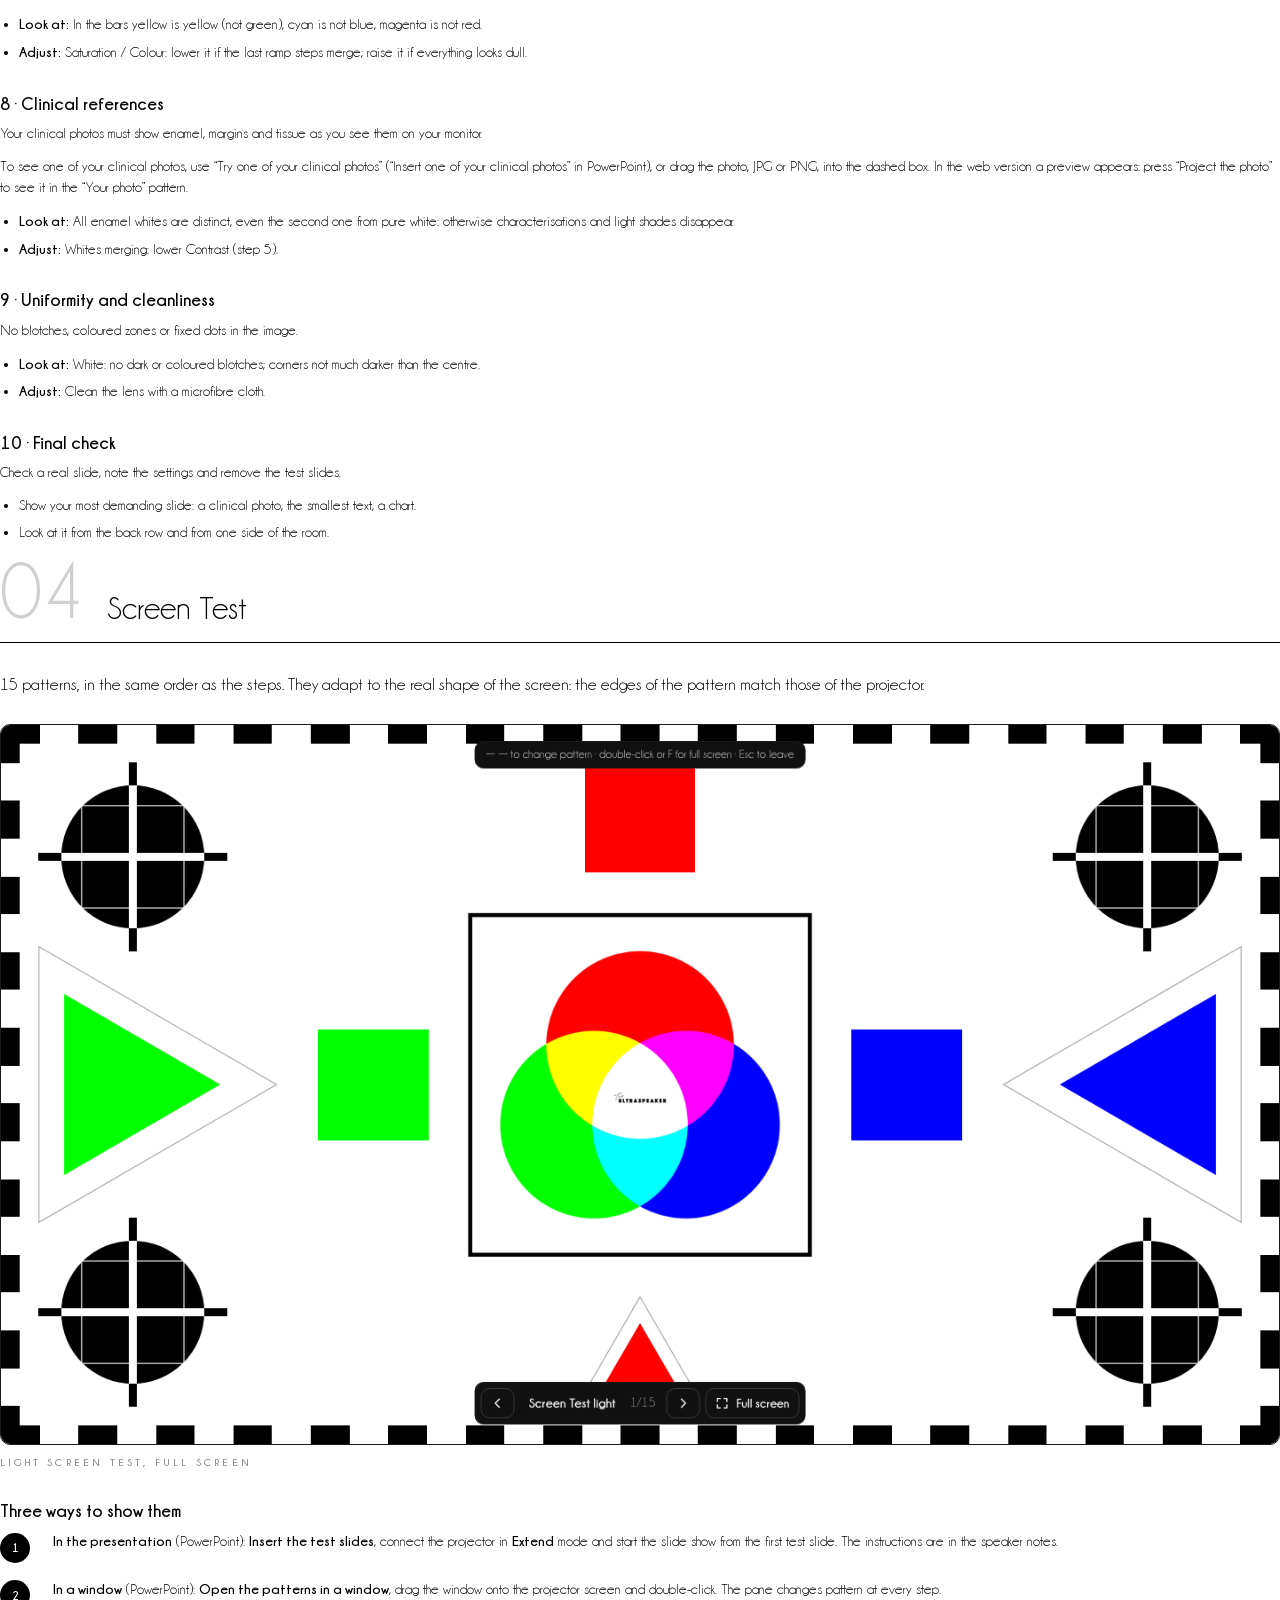
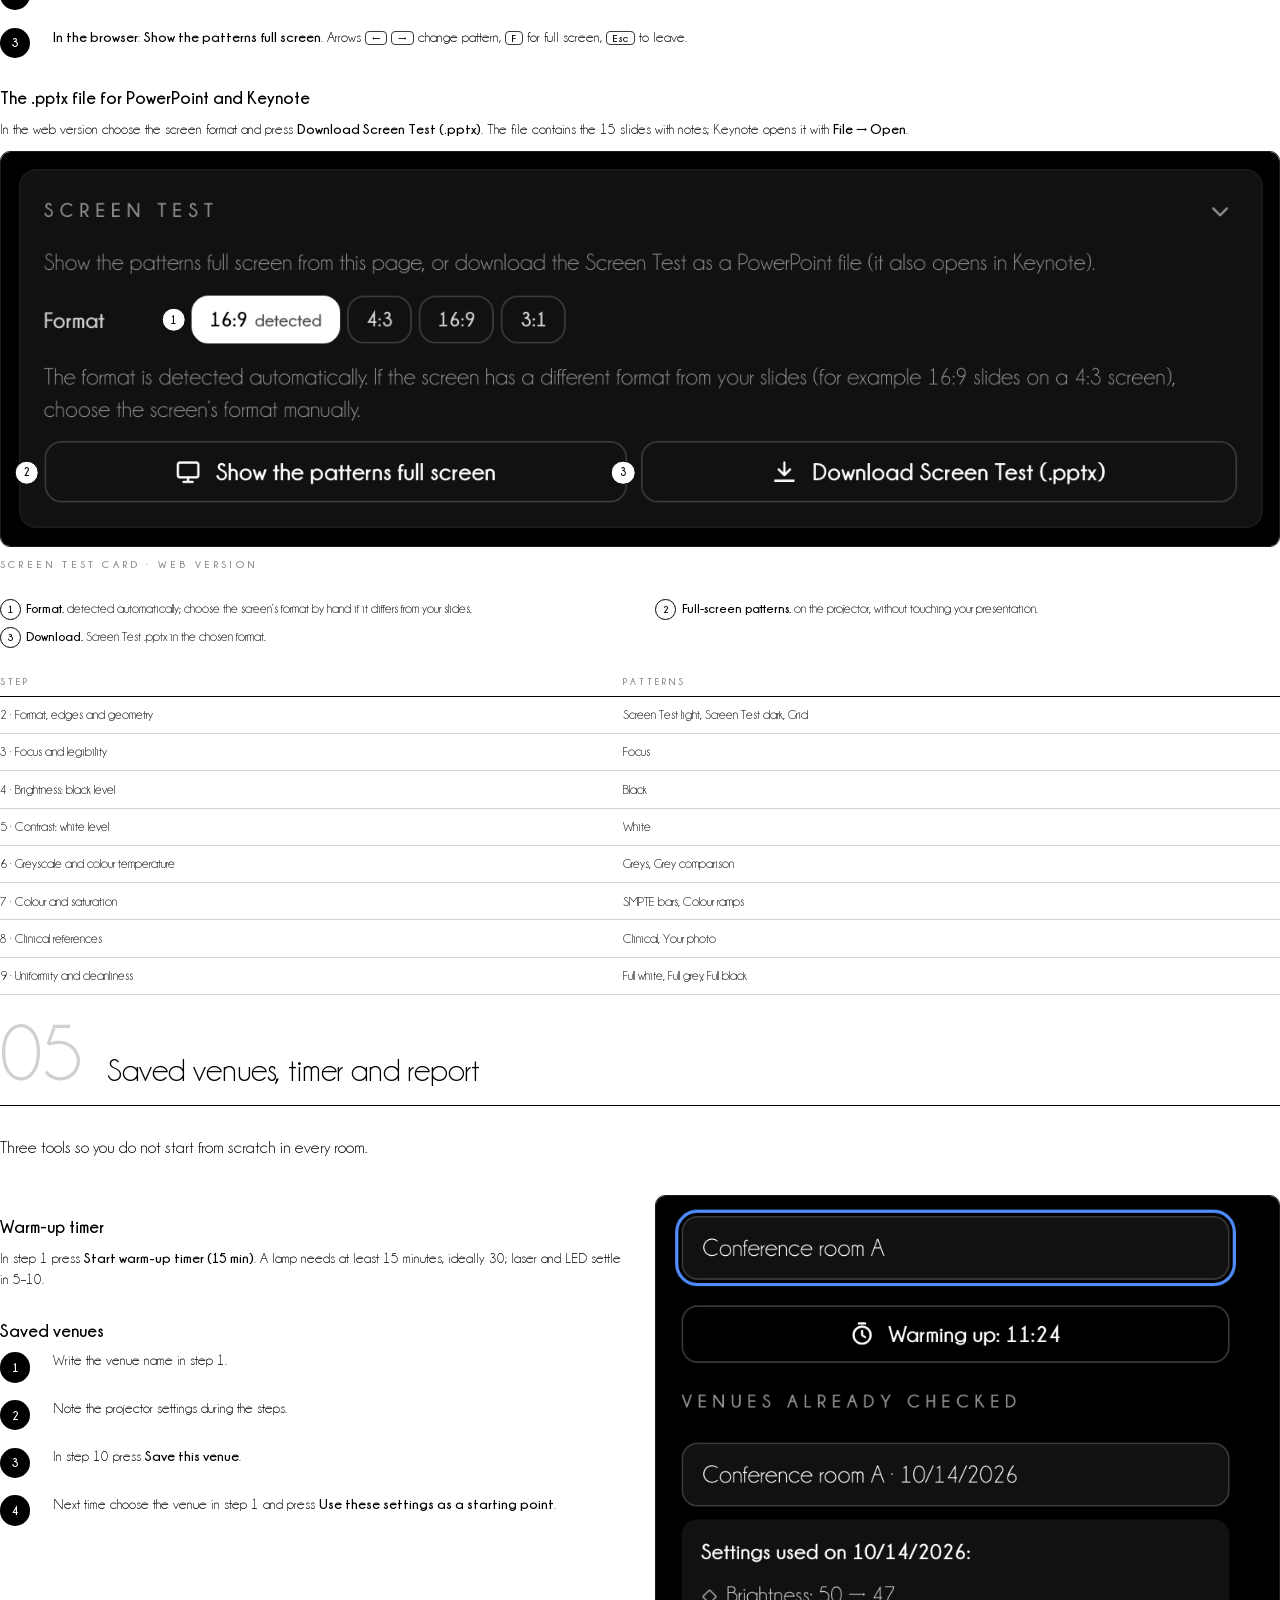
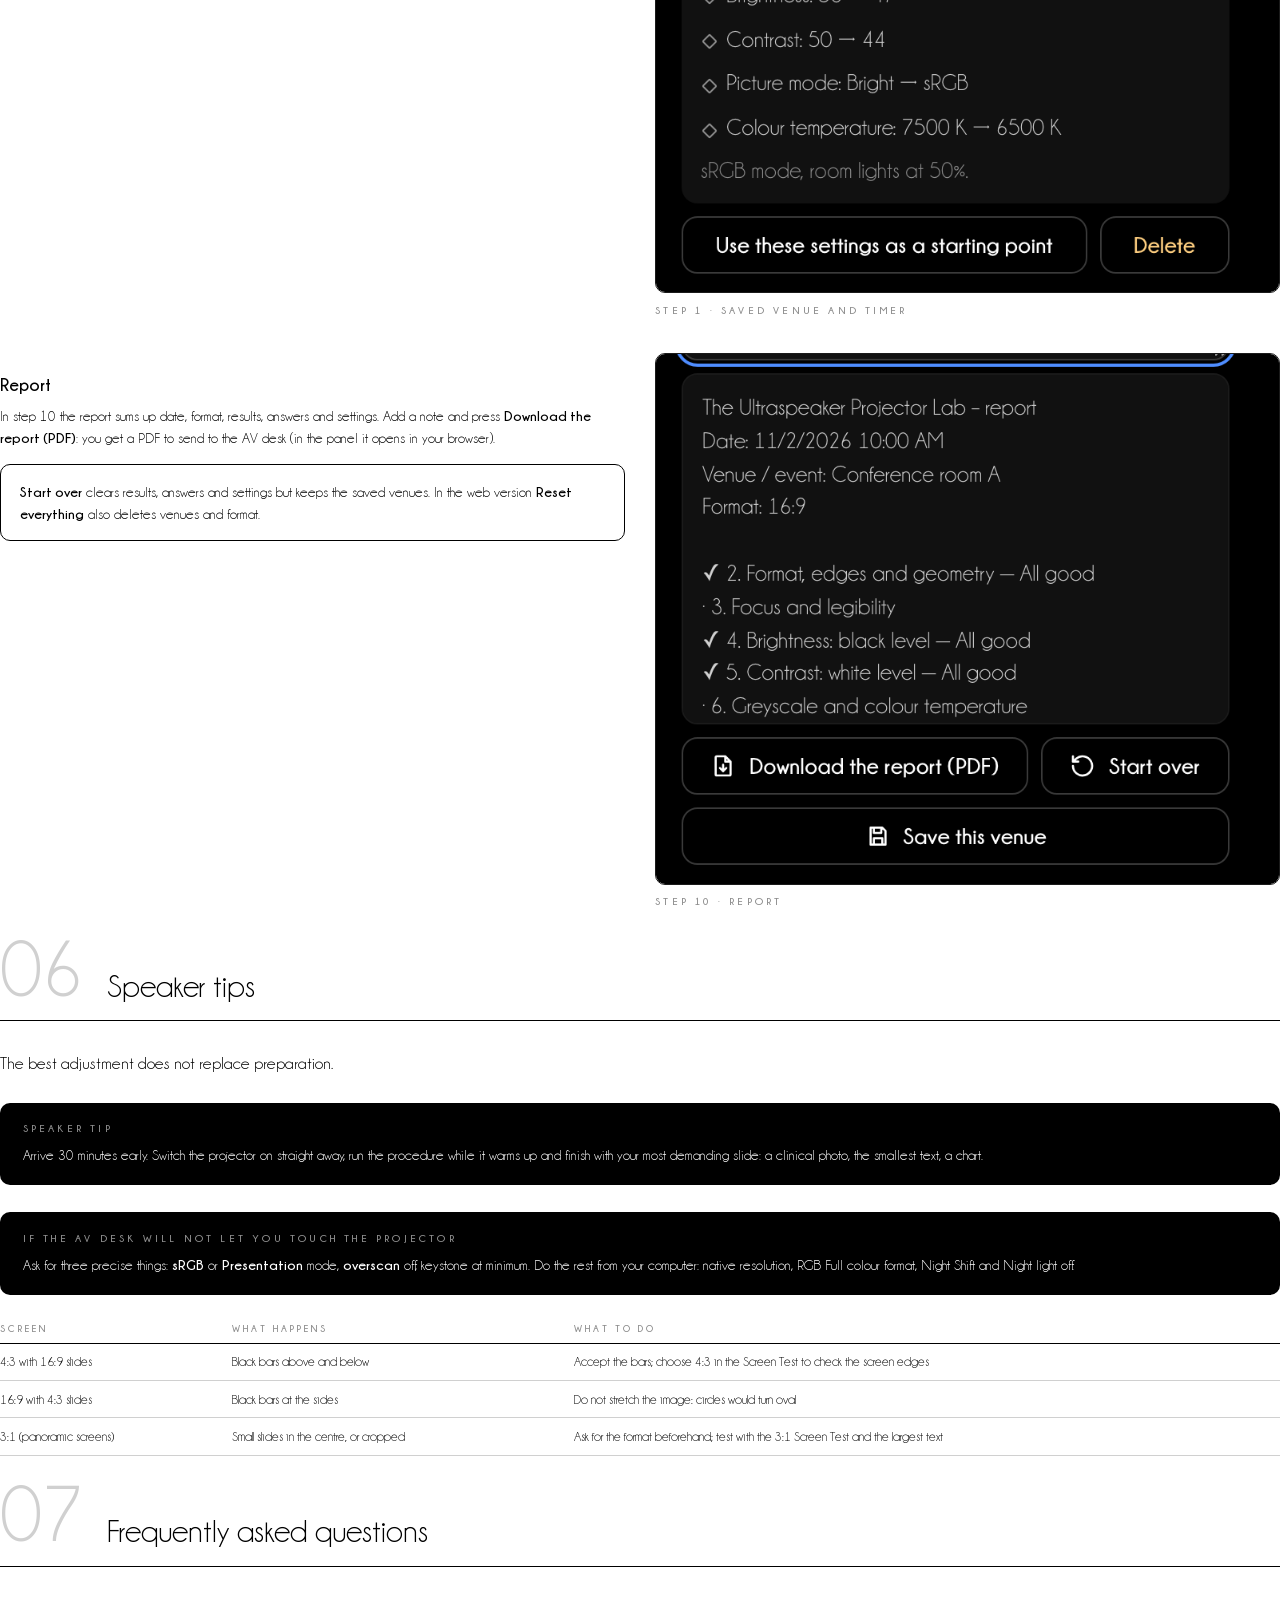
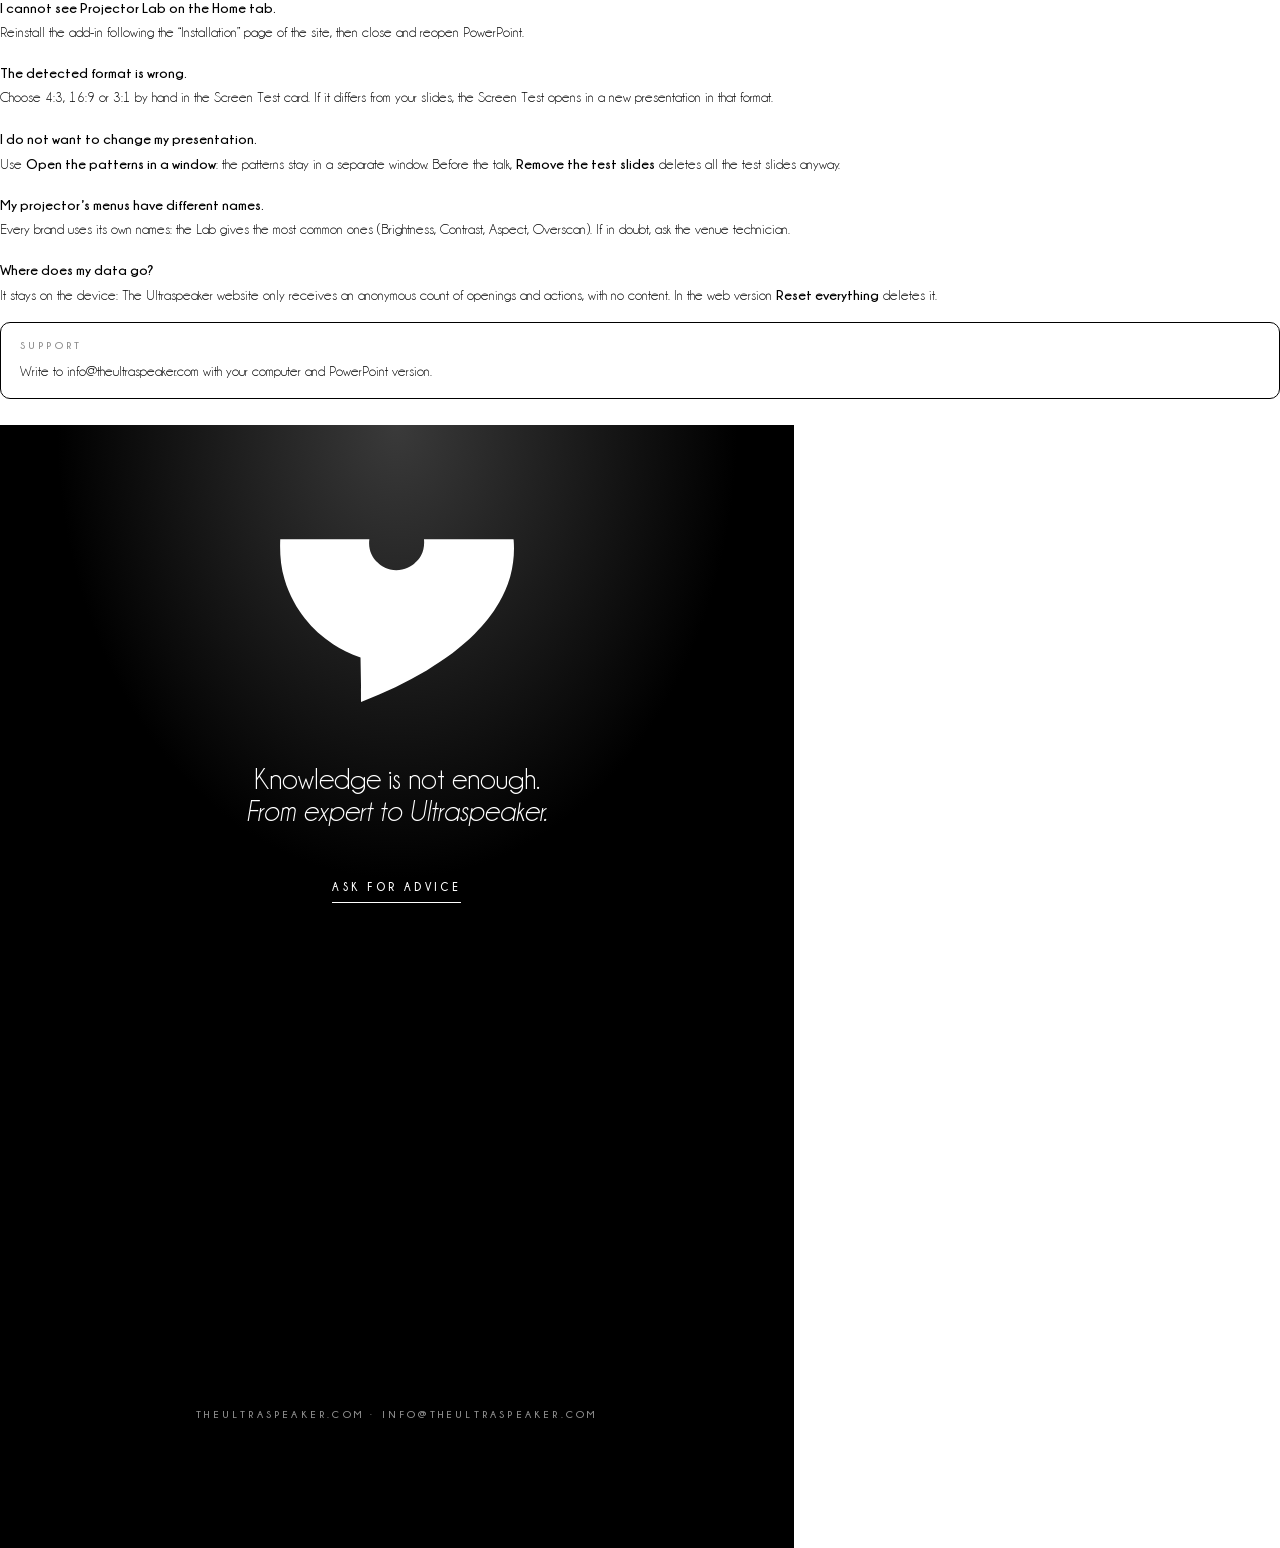
<file: guide/src/guide.en.html>
<!doctype html>
<!-- Guida d'utilizzo del Projector Lab (en). Modello: shared/guide/guide-template.html · PDF: node shared/guide/build-guide.mjs
     Screenshot: node guide/capture.mjs · I nomi dei pulsanti sono quelli dell'interfaccia in questa lingua. -->
<html lang="en">
<head>
<meta charset="utf-8">
<title>The Ultraspeaker Projector Lab · User guide</title>
<link rel="stylesheet" href="../../shared/guide/ultraspeaker-guide.css">
<style>@page{@bottom-left{content:"THE ULTRASPEAKER  ·  PROJECTOR LAB  ·  GUIDE";font:700 7pt "Champagne & Limousines",sans-serif;letter-spacing:.32em;color:#8E8E8E;vertical-align:top;padding-top:6mm}}</style>
</head>
<body>

<section class="g-cover">
  <img class="g-cover-shadow" src="../../shared/guide/the-shadow.jpg" alt="">
  <div class="g-cover-body">
    <img class="g-cover-logo" src="../../assets/logo-projector-lab-white.svg" alt="The Ultraspeaker Projector Lab">
    <p class="g-cover-kicker">User guide</p>
    <h1 class="g-cover-title">The projector right<br>before you speak</h1>
    <p class="g-cover-sub">Projector Lab guides you through 10 steps to set the projector’s format, focus, black, white and colour, with test patterns made for your presentation.</p>
    <div class="g-cover-meta"><span>Version 1.2 · November 2026</span><span>theultraspeaker.com</span></div>
  </div>
</section>

<section class="g-toc">
  <p class="g-label">Contents</p>
  <h1>In this guide</h1>
  <ol>
    <li><span>01</span><span>Before you start<small>What Projector Lab does, where to find it, PowerPoint and web version</small></span></li>
    <li><span>02</span><span>The interface<small>The parts of the screen, one by one</small></span></li>
    <li><span>03</span><span>Before the talk: the 10-step procedure<small>What to look at on each pattern and which menu to adjust</small></span></li>
    <li><span>04</span><span>Screen Test<small>Full-screen patterns and the .pptx file for PowerPoint and Keynote</small></span></li>
    <li><span>05</span><span>Saved venues, timer and report<small>Warm-up, settings to reuse and a report to share</small></span></li>
    <li><span>06</span><span>Speaker tips<small>Arriving early, what to ask the AV desk, 4:3 and 3:1 screens</small></span></li>
    <li><span>07</span><span>Frequently asked questions<small>Common problems and support</small></span></li>
  </ol>
</section>

<section class="g-chapter">
  <div class="g-chapter-head"><span class="g-chapter-num">01</span><h2 class="g-chapter-title">Before you start</h2></div>
  <p class="g-chapter-lead">Every room has a different projector. Projector Lab has you show a test pattern, tells you what to look at and which projector menu to adjust. In 10–15 minutes your slides and clinical photos look as they do on your monitor.</p>
  <div class="g-cols">
    <div>
      <p class="g-label">In PowerPoint</p>
      <p><b>Home</b> tab → <b>The Ultraspeaker</b> group → <b>Projector Lab</b>. The pane opens on the right. <b>Insert the test slides</b> adds 15 test slides to the presentation in its format, with the instructions in the speaker notes.</p>
      <p class="g-label">In the browser</p>
      <p><b>niki977.github.io/ultraspeaker-projector-lab</b>, with nothing to install. Show the patterns full screen on the projector or download the Screen Test as .pptx for PowerPoint and Keynote. On your phone the procedure stays at hand.</p>
      <div class="g-note"><p class="g-label">What stays on the device</p><p>Language, procedure in progress, timer and saved venues stay in the browser or PowerPoint storage. Photos, answers and venue names are never sent to any server; the Lab only sends an anonymous count of openings and main actions (see the Privacy page).</p></div>
    </div>
    <figure class="g-shot g-shot--panel">
    <div class="g-shot-frame"><img src="../img/en/01-panel.png" alt=""></div>
    <figcaption>PowerPoint pane</figcaption>
  </figure>
  </div>
  <table>
<tr><th>Feature</th><th>PowerPoint</th><th>Web version</th></tr>
<tr><td>Test slides in the presentation</td><td>Yes</td><td>—</td></tr>
<tr><td>Full-screen patterns</td><td>In a window</td><td>Yes</td></tr>
<tr><td>Screen Test .pptx to download</td><td>—</td><td>Yes</td></tr>
<tr><td>Clinical photo</td><td>In the test slide</td><td>In the full-screen pattern</td></tr>
<tr><td>“Reset everything”</td><td>—</td><td>Yes</td></tr>
</table>
</section>

<section class="g-chapter">
  <div class="g-chapter-head"><span class="g-chapter-num">02</span><h2 class="g-chapter-title">The interface</h2></div>
  <p class="g-chapter-lead">The same page in the web version and in the pane: the Screen Test at the top, the 10 steps below.</p>
  <figure class="g-shot">
    <div class="g-shot-frame">
      <img src="../img/en/01-web.png" alt="">
      <span class="g-pin" style="left:23.4%;top:4%">1</span>
      <span class="g-pin" style="left:81.8%;top:8.5%">2</span>
      <span class="g-pin" style="left:97.4%;top:35.9%">3</span>
      <span class="g-pin" style="left:92.5%;top:59.5%">4</span>
      <span class="g-pin" style="left:82.5%;top:69.5%">5</span>
      <span class="g-pin" style="left:50%;top:76.8%">6</span>
      <span class="g-pin" style="left:39.6%;top:94.2%">7</span>
    </div>
    <figcaption>Web version · computer</figcaption>
  </figure>
  <ol class="g-legend">
    <li><span>1</span><span><b>Logo.</b> opens theultraspeaker.com. Below it, the status line: “Web version” or “Connected to PowerPoint”.</span></li>
    <li><span>2</span><span><b>Guide and language.</b> opens this PDF guide; the menu changes the language of the interface, patterns and notes.</span></li>
    <li><span>3</span><span><b>Screen Test.</b> format (detected automatically, or 4:3, 16:9, 3:1), pattern window, download or insertion.</span></li>
    <li><span>4</span><span><b>Steps.</b> 1 to 10; the dot shows the result: green fine, amber needs work, grey skipped.</span></li>
    <li><span>5</span><span><b>Start over.</b> “Start over” clears results and answers; in the web version “Reset everything” also deletes the venues.</span></li>
    <li><span>6</span><span><b>The step.</b> what to look at, the “What do you see?” question, what to adjust, the settings used and the result.</span></li>
    <li><span>7</span><span><b>Back / Next.</b> always at the bottom; on the last step “Download the report (PDF)”.</span></li>
  </ol>
</section>

<section class="g-chapter">
  <div class="g-chapter-head"><span class="g-chapter-num">03</span><h2 class="g-chapter-title">Before the talk: the 10-step procedure</h2></div>
  <p class="g-chapter-lead">Every step has the same structure. Show the pattern, look from the back of the room, answer the question and the Lab tells you which menu to adjust, in which direction and by how much.</p>
  <p class="g-label">The “What do you see?” question</p>
  <p>In steps 4–8 you tap what you see: for example the first patch you can tell from black. The answer gives the correction, and the step result updates on its own.</p>
  <p class="g-label">Colour cast</p>
  <p>In step 6 choose, in each group, the grey that looks most neutral. If it is not number 5 in the centre, the Lab recognises the cast and points to colour temperature, tint or RGB gain.</p>
  <div class="g-cols">
    <figure class="g-shot">
    <div class="g-shot-frame"><img src="../img/en/03-black.png" alt=""></div>
    <figcaption>Step 4 · black level</figcaption>
  </figure>
    <figure class="g-shot">
    <div class="g-shot-frame"><img src="../img/en/03-cast.png" alt=""></div>
    <figcaption>Step 6 · grey comparison</figcaption>
  </figure>
  </div>
  <div class="g-cols">
    <div>
      <p class="g-label">Settings used</p>
      <p>Note the projector settings before and after adjusting: they go into the report and the saved venues.</p>
    </div>
    <figure class="g-shot">
    <div class="g-shot-frame"><img src="../img/en/03-values.png" alt=""></div>
    <figcaption>Settings before and after</figcaption>
  </figure>
  </div>
<h3>1 · Before you start</h3>
<p>Connect the computer and prepare projector and room: half of the problems are solved here, before touching any menu.</p>
<ul><li>Switch the projector on early: with a lamp at least 15 minutes, ideally 30, because brightness and colour only settle once warm; laser or LED models need 5–10.</li><li>Laptop on mains power; screen saver and power saving off.</li></ul>
<h3>2 · Format, edges and geometry</h3>
<p>The image fills the screen with nothing cut off and nothing distorted.</p>
<ul><li><b>Look at:</b> The chequered border is complete on all four sides. If part of it is missing, the image is cropped (overscan).</li><li><b>Adjust:</b> First place the projector square to the screen and centred: it is the best correction there is.</li></ul>
<h3>3 · Focus and legibility</h3>
<p>Sharp stars in the centre and corners, and the minimum text size readable from the back of the room.</p>
<ul><li><b>Look at:</b> In the big star the spokes stay separate almost to the centre, with no wide grey blur.</li><li><b>Adjust:</b> Focus ring or control: focus the centre, then check the corners and find the best compromise.</li></ul>
<h3>4 · Brightness: black level</h3>
<p>Detail in the shadows without a greyish black.</p>
<ul><li><b>Look at:</b> 0% is as black as the background.</li><li><b>Adjust:</b> Brightness menu: it sets the black level, not the lamp power.</li></ul>
<h3>5 · Contrast: white level</h3>
<p>Full whites that don’t clip: light details stay visible.</p>
<ul><li><b>Look at:</b> Patches up to 97–98% still stand out from the white background.</li><li><b>Adjust:</b> Contrast menu: lower it until 97 and 98% reappear, then stop.</li></ul>
<h3>6 · Greyscale and colour temperature</h3>
<p>Neutral greys and even steps: the foundation for correct colour.</p>
<ul><li><b>Look at:</b> All 11 steps are distinct, from 0 to 100%.</li><li><b>Adjust:</b> Colour temperature: Normal / Medium / 6500 K (D65). High = bluish, Low = yellowish.</li></ul>
<h3>7 · Colour and saturation</h3>
<p>Rich but faithful colours, no shifted hues and no clumped areas.</p>
<ul><li><b>Look at:</b> In the bars yellow is yellow (not green), cyan is not blue, magenta is not red.</li><li><b>Adjust:</b> Saturation / Colour: lower it if the last ramp steps merge; raise it if everything looks dull.</li></ul>
<h3>8 · Clinical references</h3>
<p>Your clinical photos must show enamel, margins and tissue as you see them on your monitor.</p>
<p>To see one of your clinical photos, use “Try one of your clinical photos” (“Insert one of your clinical photos” in PowerPoint), or drag the photo, JPG or PNG, into the dashed box. In the web version a preview appears: press “Project the photo” to see it in the “Your photo” pattern.</p>
<ul><li><b>Look at:</b> All enamel whites are distinct, even the second one from pure white: otherwise characterisations and light shades disappear.</li><li><b>Adjust:</b> Whites merging: lower Contrast (step 5).</li></ul>
<h3>9 · Uniformity and cleanliness</h3>
<p>No blotches, coloured zones or fixed dots in the image.</p>
<ul><li><b>Look at:</b> White: no dark or coloured blotches; corners not much darker than the centre.</li><li><b>Adjust:</b> Clean the lens with a microfibre cloth.</li></ul>
<h3>10 · Final check</h3>
<p>Check a real slide, note the settings and remove the test slides.</p>
<ul><li>Show your most demanding slide: a clinical photo, the smallest text, a chart.</li><li>Look at it from the back row and from one side of the room.</li></ul>
</section>

<section class="g-chapter">
  <div class="g-chapter-head"><span class="g-chapter-num">04</span><h2 class="g-chapter-title">Screen Test</h2></div>
  <p class="g-chapter-lead">15 patterns, in the same order as the steps. They adapt to the real shape of the screen: the edges of the pattern match those of the projector.</p>
  <figure class="g-shot">
    <div class="g-shot-frame"><img src="../img/en/04-pattern.png" alt=""></div>
    <figcaption>Light Screen Test, full screen</figcaption>
  </figure>
  <h3>Three ways to show them</h3>
  <ol class="g-steps">
    <li><div><b>In the presentation</b> (PowerPoint): <b>Insert the test slides</b>, connect the projector in <b>Extend</b> mode and start the slide show from the first test slide. The instructions are in the speaker notes.</div></li>
    <li><div><b>In a window</b> (PowerPoint): <b>Open the patterns in a window</b>, drag the window onto the projector screen and double-click. The pane changes pattern at every step.</div></li>
    <li><div><b>In the browser</b>: <b>Show the patterns full screen</b>. Arrows <kbd>←</kbd> <kbd>→</kbd> change pattern, <kbd>F</kbd> for full screen, <kbd>Esc</kbd> to leave.</div></li>
  </ol>
  <h3>The .pptx file for PowerPoint and Keynote</h3>
  <p>In the web version choose the screen format and press <b>Download Screen Test (.pptx)</b>. The file contains the 15 slides with notes; Keynote opens it with <b>File → Open</b>.</p>
  <figure class="g-shot">
    <div class="g-shot-frame">
      <img src="../img/en/04-setup.png" alt="">
      <span class="g-pin" style="left:13.5%;top:42.5%">1</span>
      <span class="g-pin" style="left:2%;top:81.3%">2</span>
      <span class="g-pin" style="left:48.7%;top:81.3%">3</span>
    </div>
    <figcaption>Screen Test card · web version</figcaption>
  </figure>
  <ol class="g-legend">
    <li><span>1</span><span><b>Format.</b> detected automatically; choose the screen’s format by hand if it differs from your slides.</span></li>
    <li><span>2</span><span><b>Full-screen patterns.</b> on the projector, without touching your presentation.</span></li>
    <li><span>3</span><span><b>Download.</b> Screen Test .pptx in the chosen format.</span></li>
  </ol>
  <table>
<tr><th>Step</th><th>Patterns</th></tr>
<tr><td>2 · Format, edges and geometry</td><td>Screen Test light, Screen Test dark, Grid</td></tr>
<tr><td>3 · Focus and legibility</td><td>Focus</td></tr>
<tr><td>4 · Brightness: black level</td><td>Black</td></tr>
<tr><td>5 · Contrast: white level</td><td>White</td></tr>
<tr><td>6 · Greyscale and colour temperature</td><td>Greys, Grey comparison</td></tr>
<tr><td>7 · Colour and saturation</td><td>SMPTE bars, Colour ramps</td></tr>
<tr><td>8 · Clinical references</td><td>Clinical, Your photo</td></tr>
<tr><td>9 · Uniformity and cleanliness</td><td>Full white, Full grey, Full black</td></tr>
</table>
</section>

<section class="g-chapter">
  <div class="g-chapter-head"><span class="g-chapter-num">05</span><h2 class="g-chapter-title">Saved venues, timer and report</h2></div>
  <p class="g-chapter-lead">Three tools so you do not start from scratch in every room.</p>
  <div class="g-cols">
    <div>
      <h3>Warm-up timer</h3>
      <p>In step 1 press <b>Start warm-up timer (15 min)</b>. A lamp needs at least 15 minutes, ideally 30; laser and LED settle in 5–10.</p>
      <h3>Saved venues</h3>
      <ol class="g-steps">
        <li><div>Write the venue name in step 1.</div></li>
        <li><div>Note the projector settings during the steps.</div></li>
        <li><div>In step 10 press <b>Save this venue</b>.</div></li>
        <li><div>Next time choose the venue in step 1 and press <b>Use these settings as a starting point</b>.</div></li>
      </ol>
    </div>
    <figure class="g-shot">
    <div class="g-shot-frame"><img src="../img/en/05-venue.png" alt=""></div>
    <figcaption>Step 1 · saved venue and timer</figcaption>
  </figure>
  </div>
  <div class="g-cols">
    <div>
      <h3>Report</h3>
      <p>In step 10 the report sums up date, format, results, answers and settings. Add a note and press <b>Download the report (PDF)</b>: you get a PDF to send to the AV desk (in the panel it opens in your browser).</p>
      <div class="g-note"><p><b>Start over</b> clears results, answers and settings but keeps the saved venues. In the web version <b>Reset everything</b> also deletes venues and format.</p></div>
    </div>
    <figure class="g-shot">
    <div class="g-shot-frame"><img src="../img/en/05-report.png" alt=""></div>
    <figcaption>Step 10 · report</figcaption>
  </figure>
  </div>
</section>

<section class="g-chapter">
  <div class="g-chapter-head"><span class="g-chapter-num">06</span><h2 class="g-chapter-title">Speaker tips</h2></div>
  <p class="g-chapter-lead">The best adjustment does not replace preparation.</p>
  <div class="g-tip"><p class="g-label">Speaker tip</p><p>Arrive 30 minutes early. Switch the projector on straight away, run the procedure while it warms up and finish with your most demanding slide: a clinical photo, the smallest text, a chart.</p></div>
  <div class="g-tip"><p class="g-label">If the AV desk will not let you touch the projector</p><p>Ask for three precise things: <b>sRGB</b> or <b>Presentation</b> mode, <b>overscan</b> off, keystone at minimum. Do the rest from your computer: native resolution, RGB Full colour format, Night Shift and Night light off.</p></div>
  <table>
<tr><th>Screen</th><th>What happens</th><th>What to do</th></tr>
<tr><td>4:3 with 16:9 slides</td><td>Black bars above and below</td><td>Accept the bars; choose 4:3 in the Screen Test to check the screen edges</td></tr>
<tr><td>16:9 with 4:3 slides</td><td>Black bars at the sides</td><td>Do not stretch the image: circles would turn oval</td></tr>
<tr><td>3:1 (panoramic screens)</td><td>Small slides in the centre, or cropped</td><td>Ask for the format beforehand; test with the 3:1 Screen Test and the largest text</td></tr>
</table>
</section>

<section class="g-chapter">
  <div class="g-chapter-head"><span class="g-chapter-num">07</span><h2 class="g-chapter-title">Frequently asked questions</h2></div>
  <dl class="g-faq">
    <dt>I cannot see Projector Lab on the Home tab.</dt>
    <dd>Reinstall the add-in following the “Installation” page of the site, then close and reopen PowerPoint.</dd>
    <dt>The detected format is wrong.</dt>
    <dd>Choose 4:3, 16:9 or 3:1 by hand in the Screen Test card. If it differs from your slides, the Screen Test opens in a new presentation in that format.</dd>
    <dt>I do not want to change my presentation.</dt>
    <dd>Use <b>Open the patterns in a window</b>: the patterns stay in a separate window. Before the talk, <b>Remove the test slides</b> deletes all the test slides anyway.</dd>
    <dt>My projector’s menus have different names.</dt>
    <dd>Every brand uses its own names: the Lab gives the most common ones (Brightness, Contrast, Aspect, Overscan). If in doubt, ask the venue technician.</dd>
    <dt>Where does my data go?</dt>
    <dd>It stays on the device: The Ultraspeaker website only receives an anonymous count of openings and actions, with no content. In the web version <b>Reset everything</b> deletes it.</dd>
  </dl>
  <div class="g-note"><p class="g-label">Support</p><p>Write to info@theultraspeaker.com with your computer and PowerPoint version.</p></div>
</section>

<section class="g-back">
  <img class="g-back-arena" src="../../shared/guide/arena-white.svg" alt="">
  <p class="g-back-claim">Knowledge is not enough.<br><i>From expert to Ultraspeaker.</i></p>
  <a class="g-back-cta" href="mailto:info@theultraspeaker.com?subject=Ask%20for%20advice">Ask for advice</a>
  <p class="g-back-contacts">theultraspeaker.com · info@theultraspeaker.com</p>
</section>

</body>
</html>
</file>
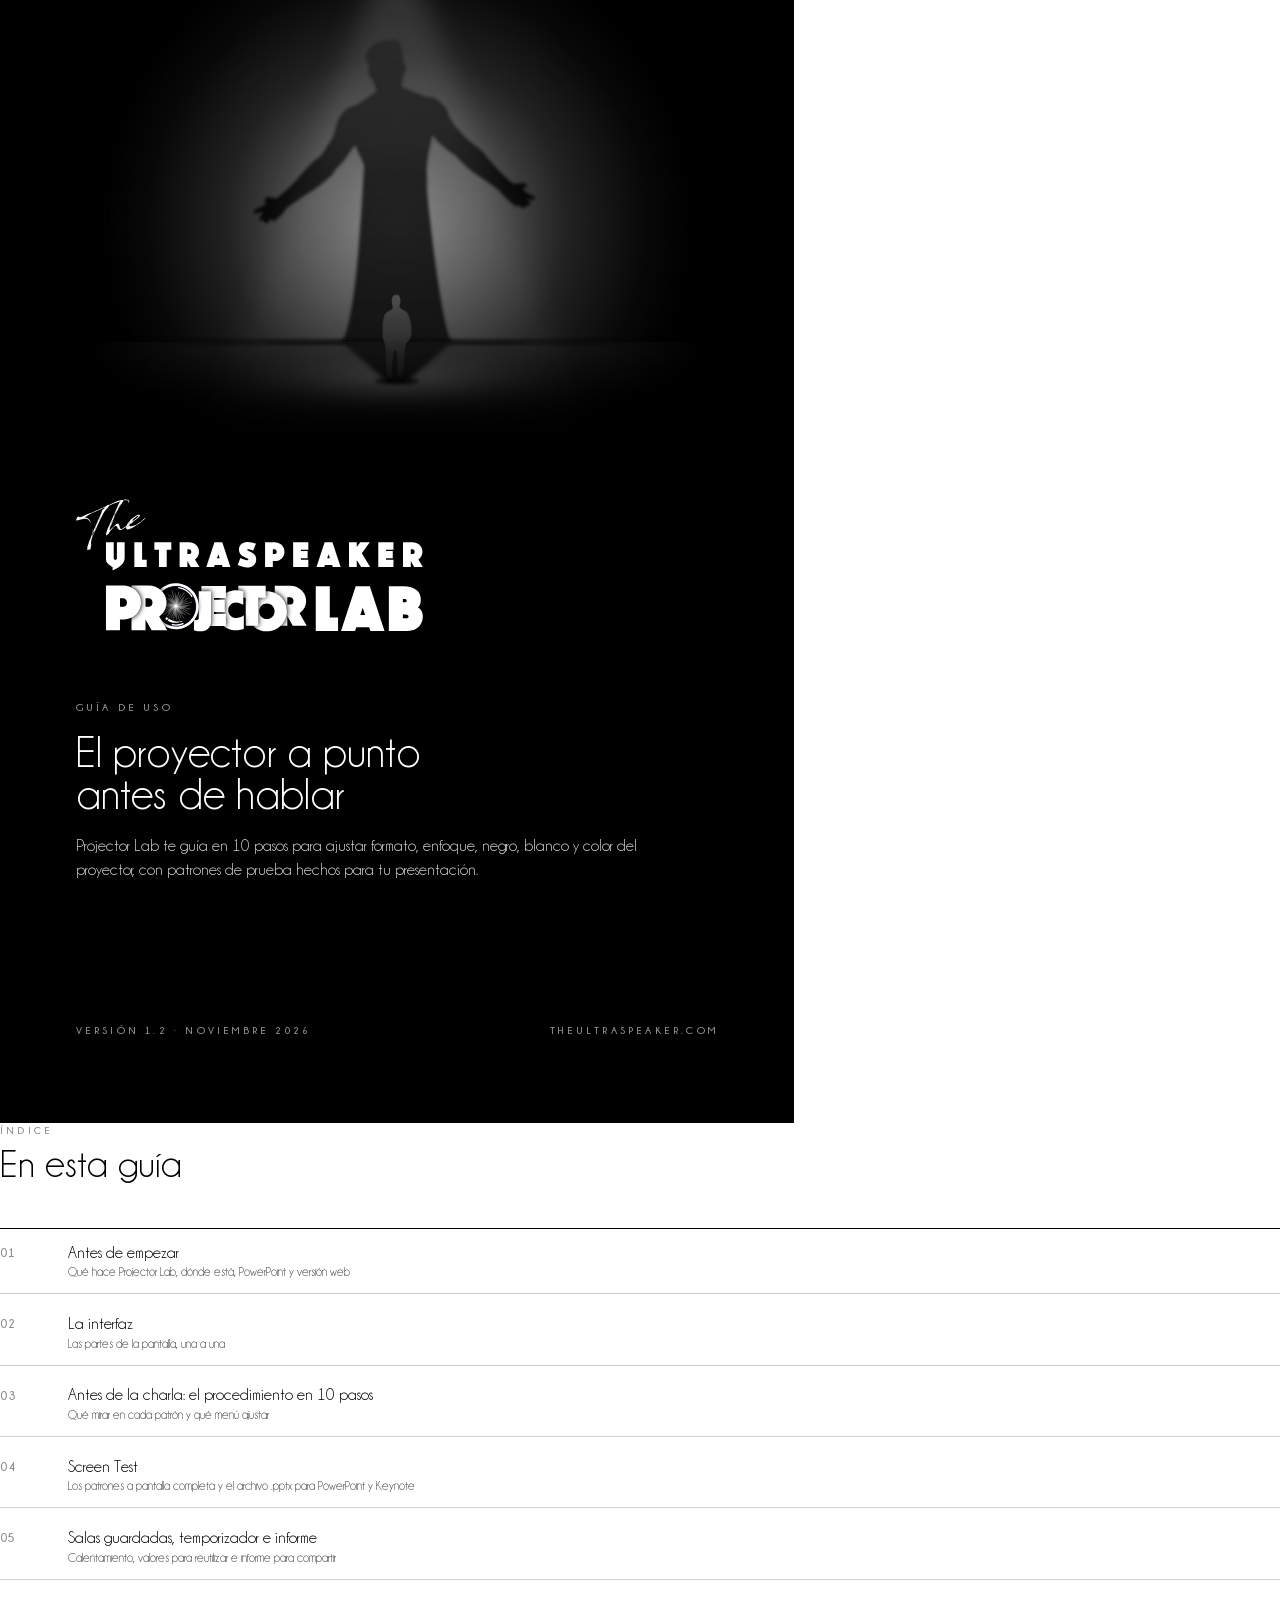
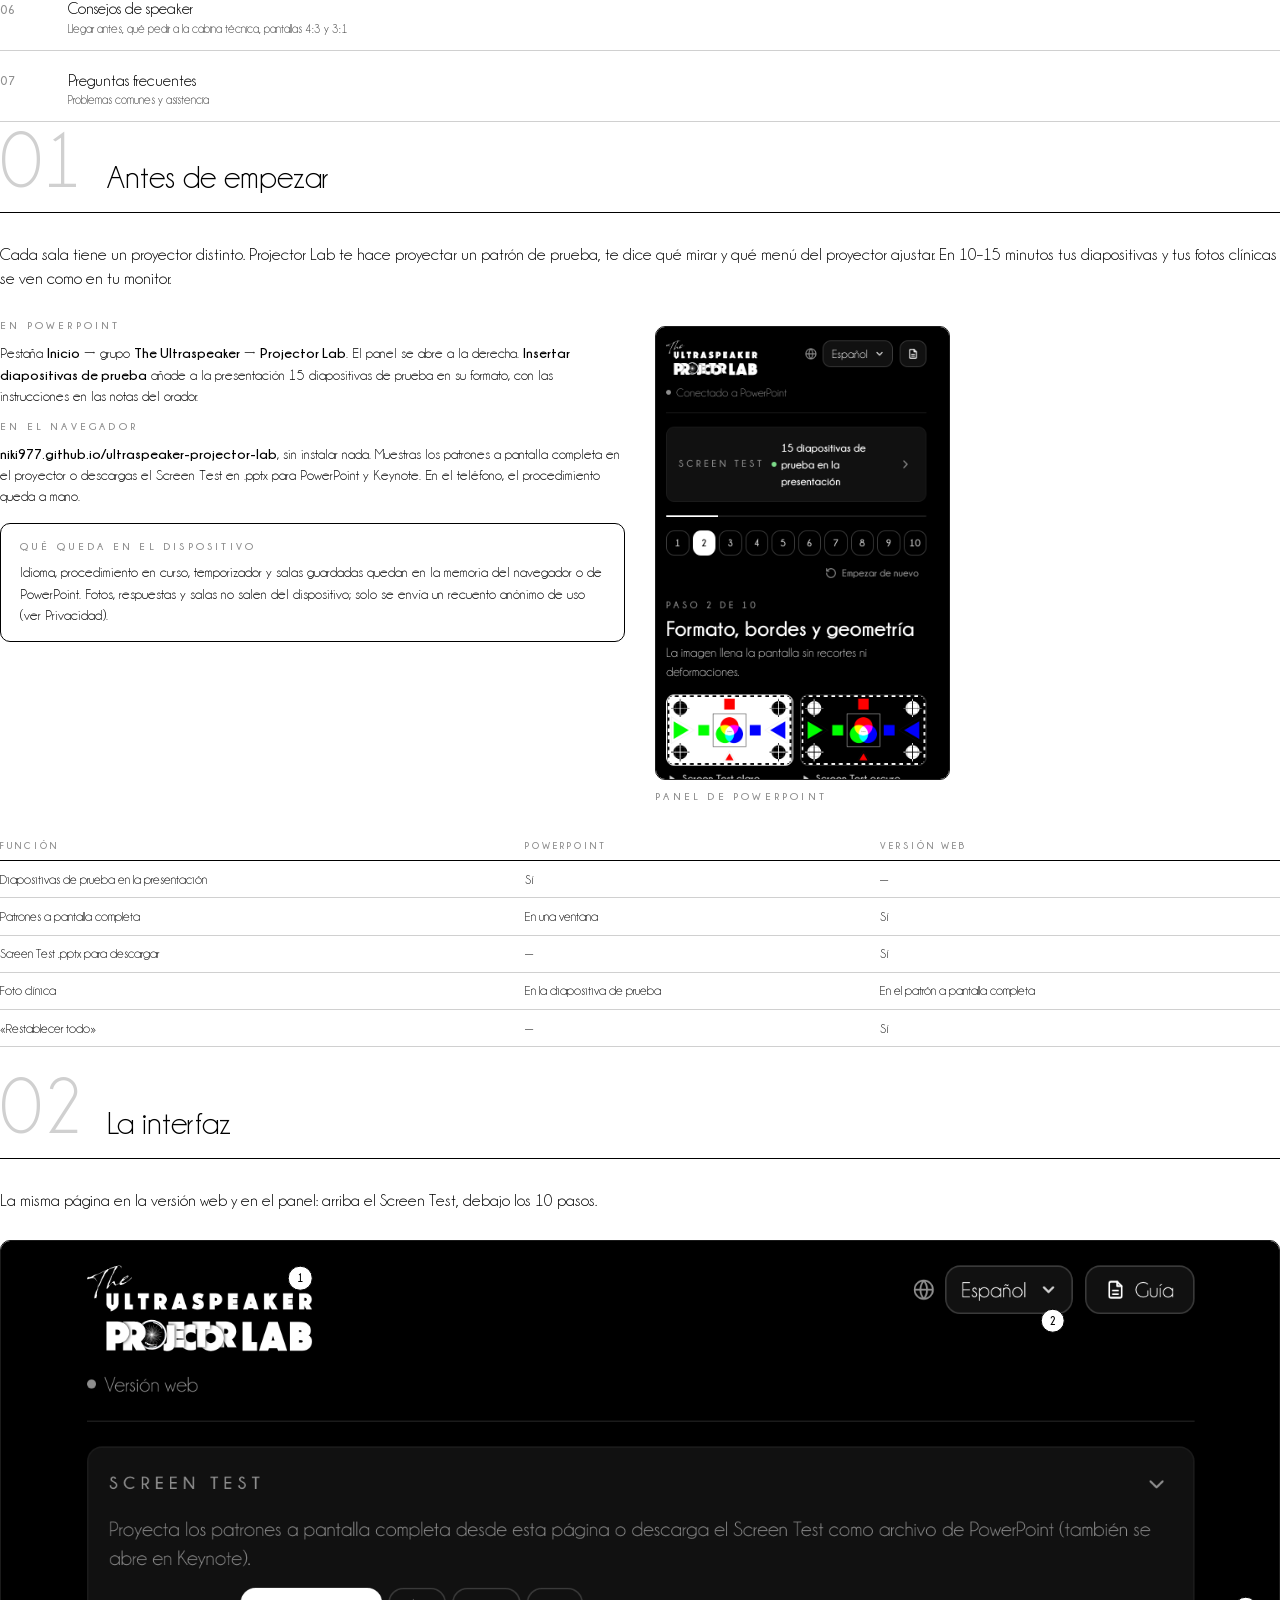
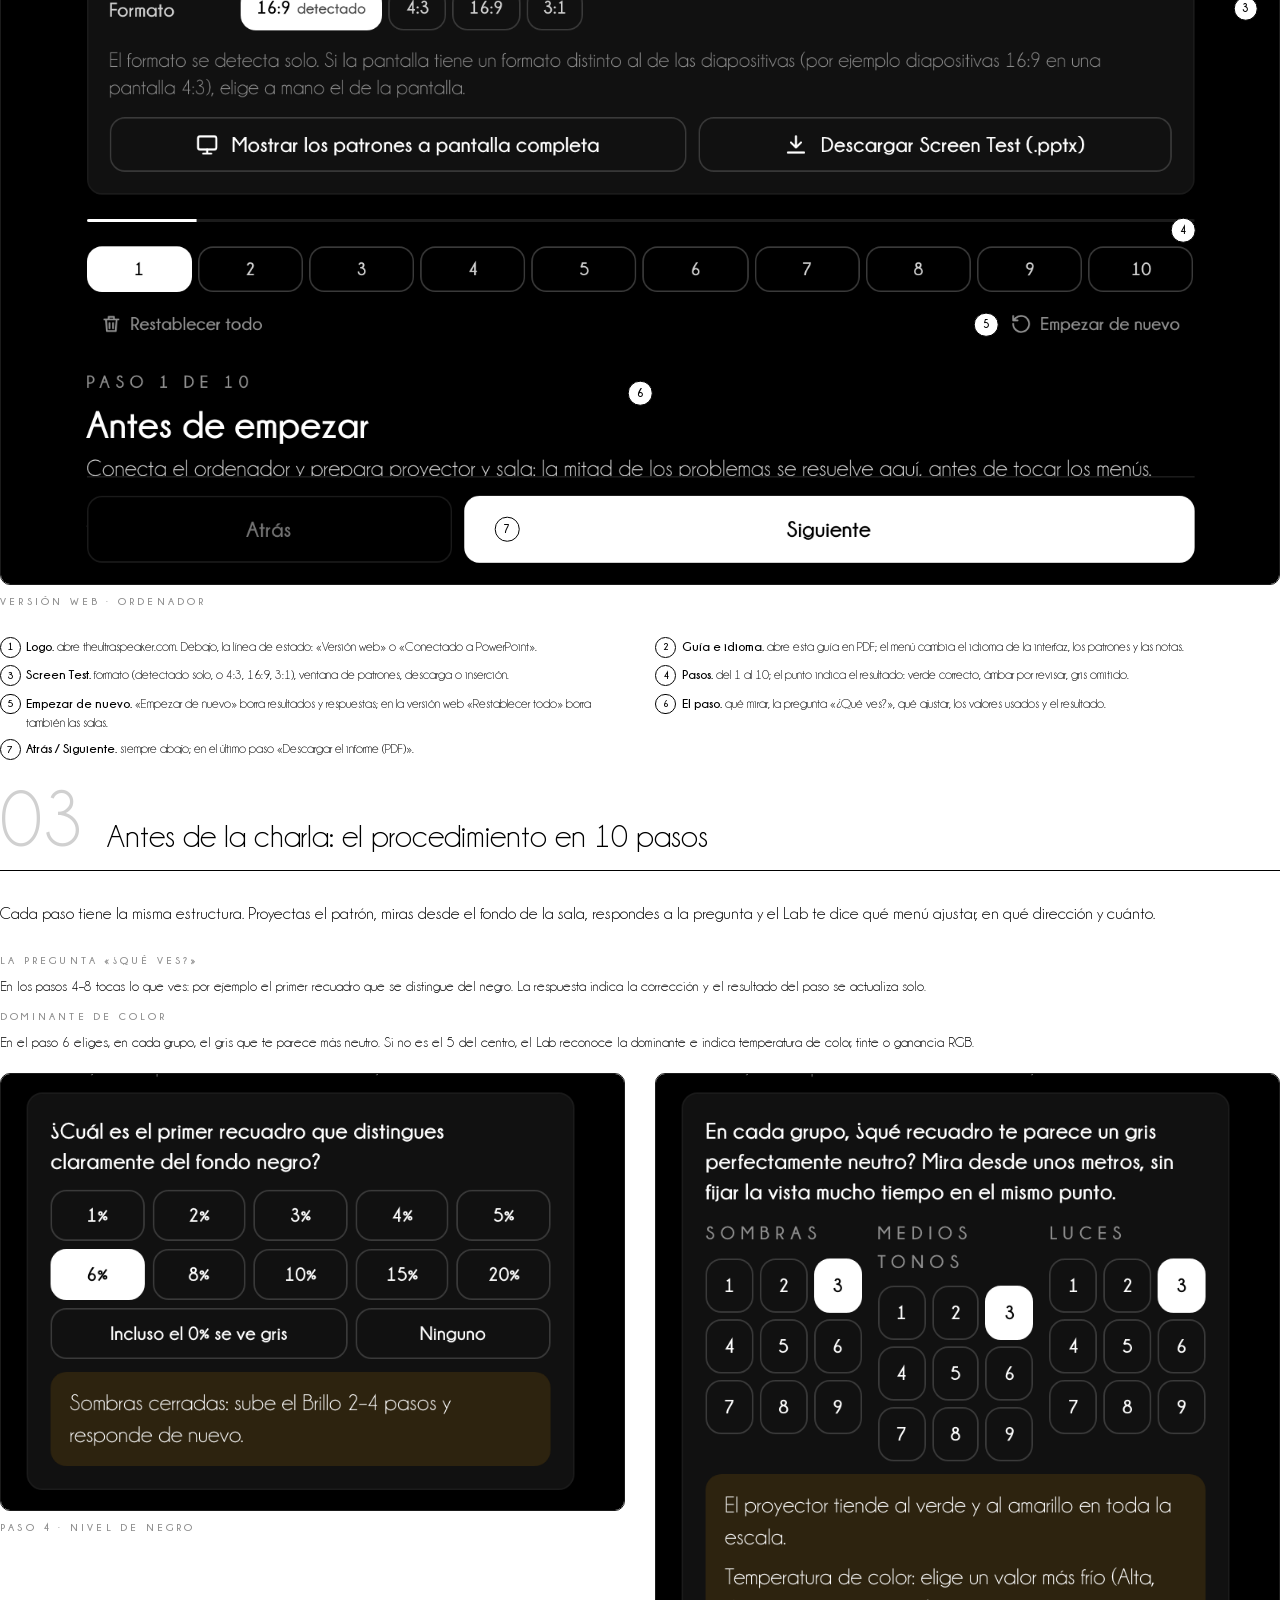
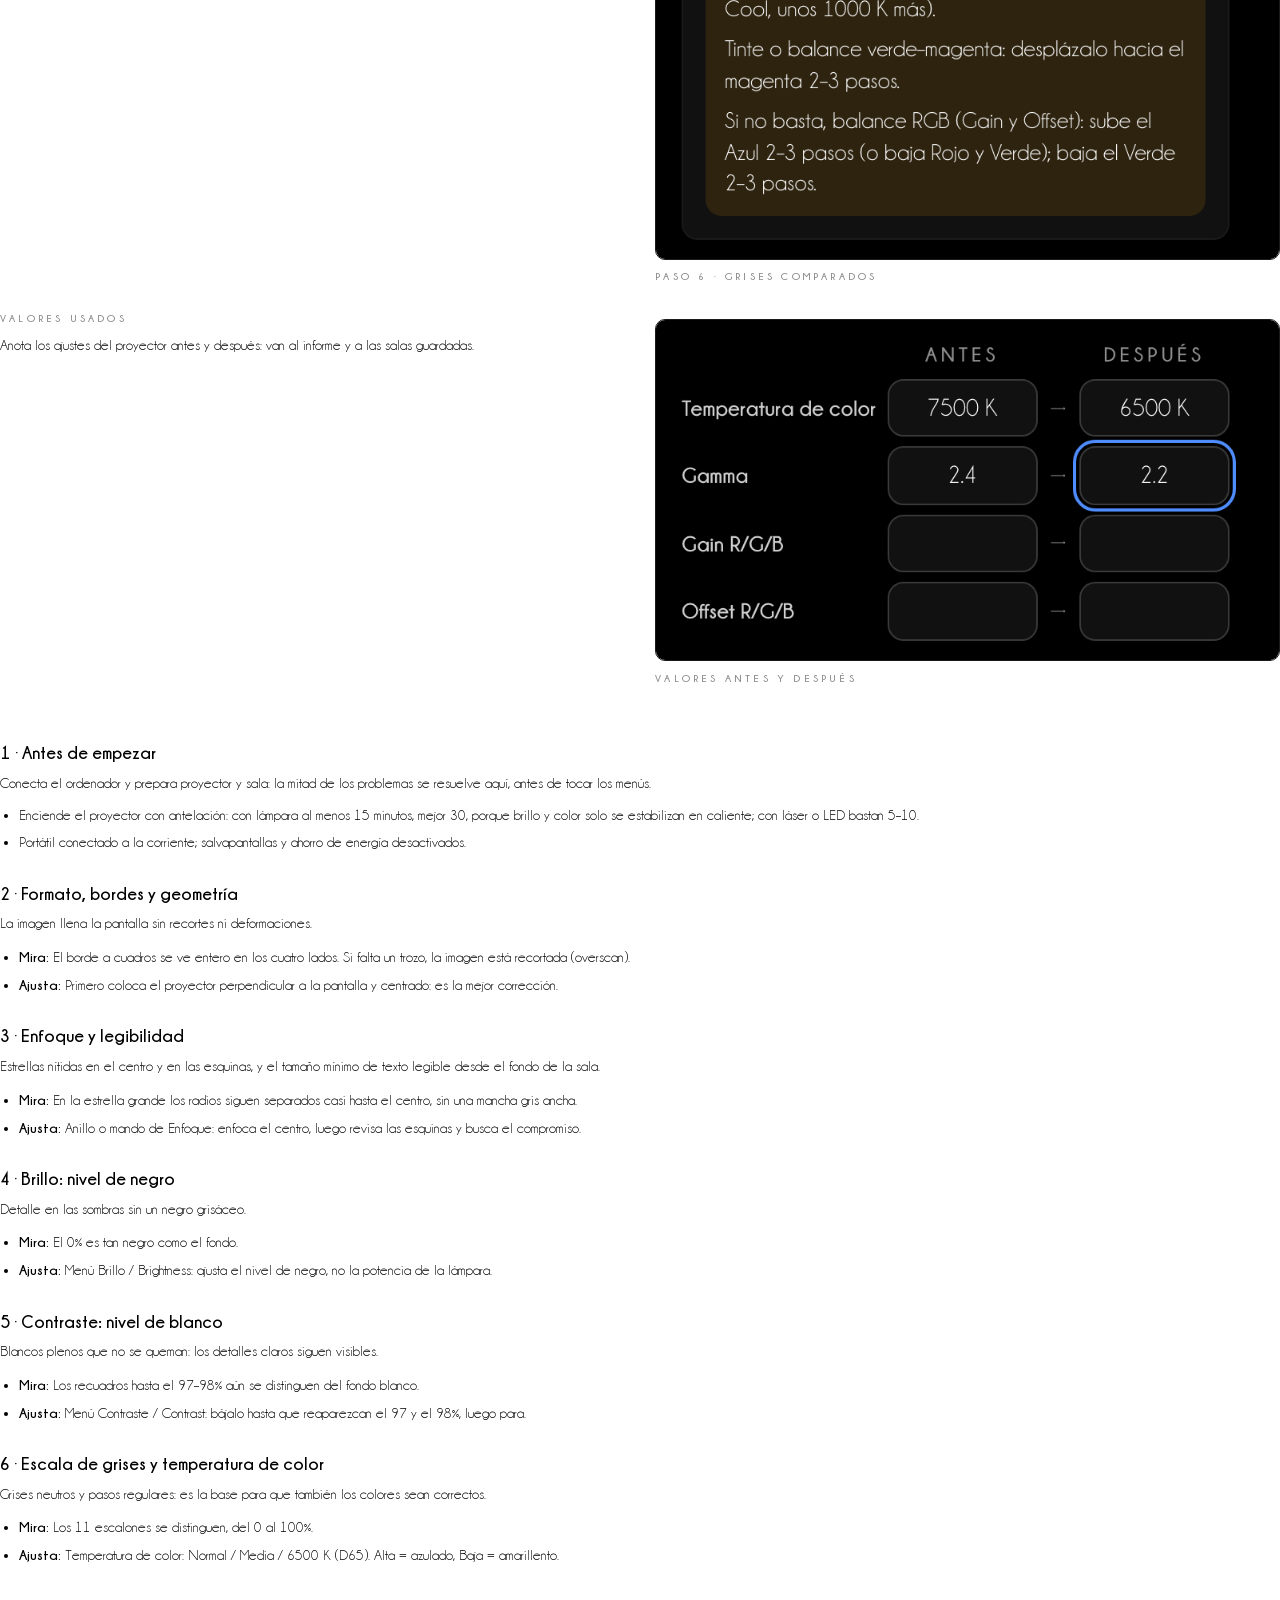
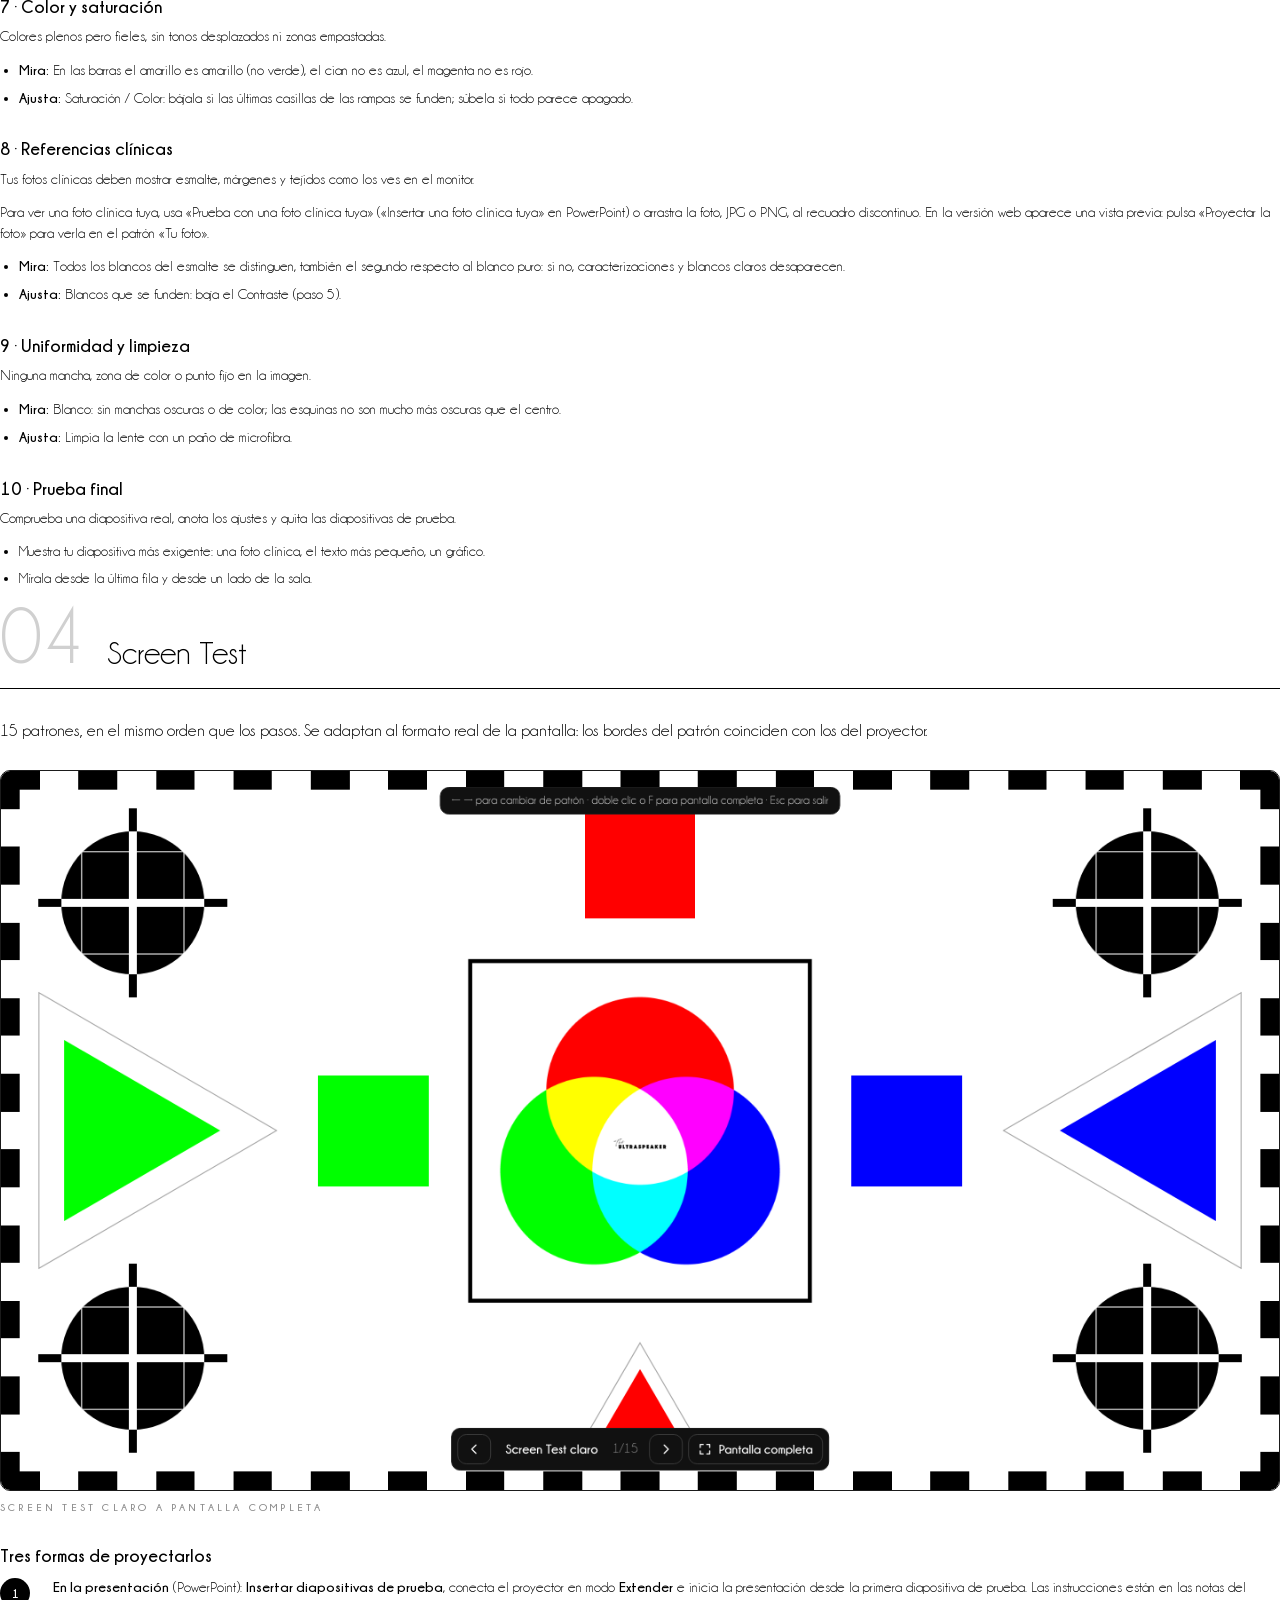
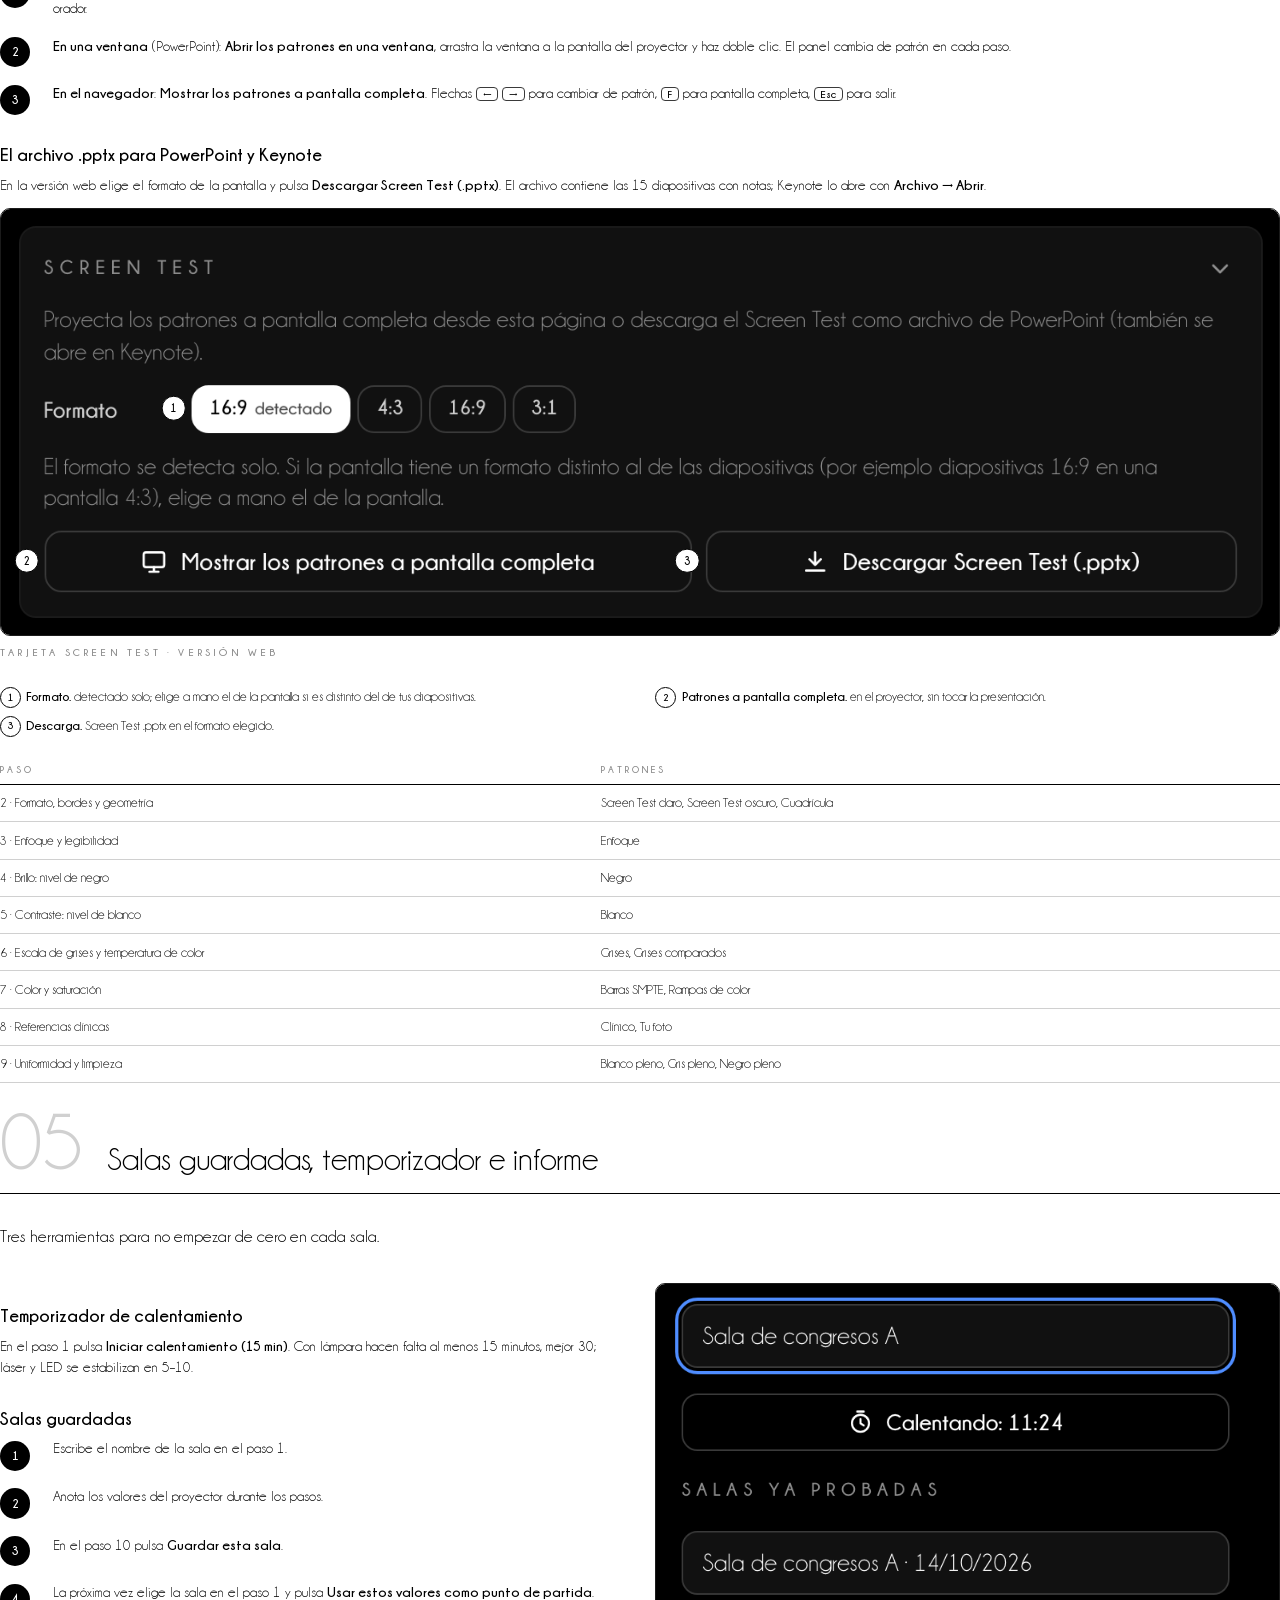
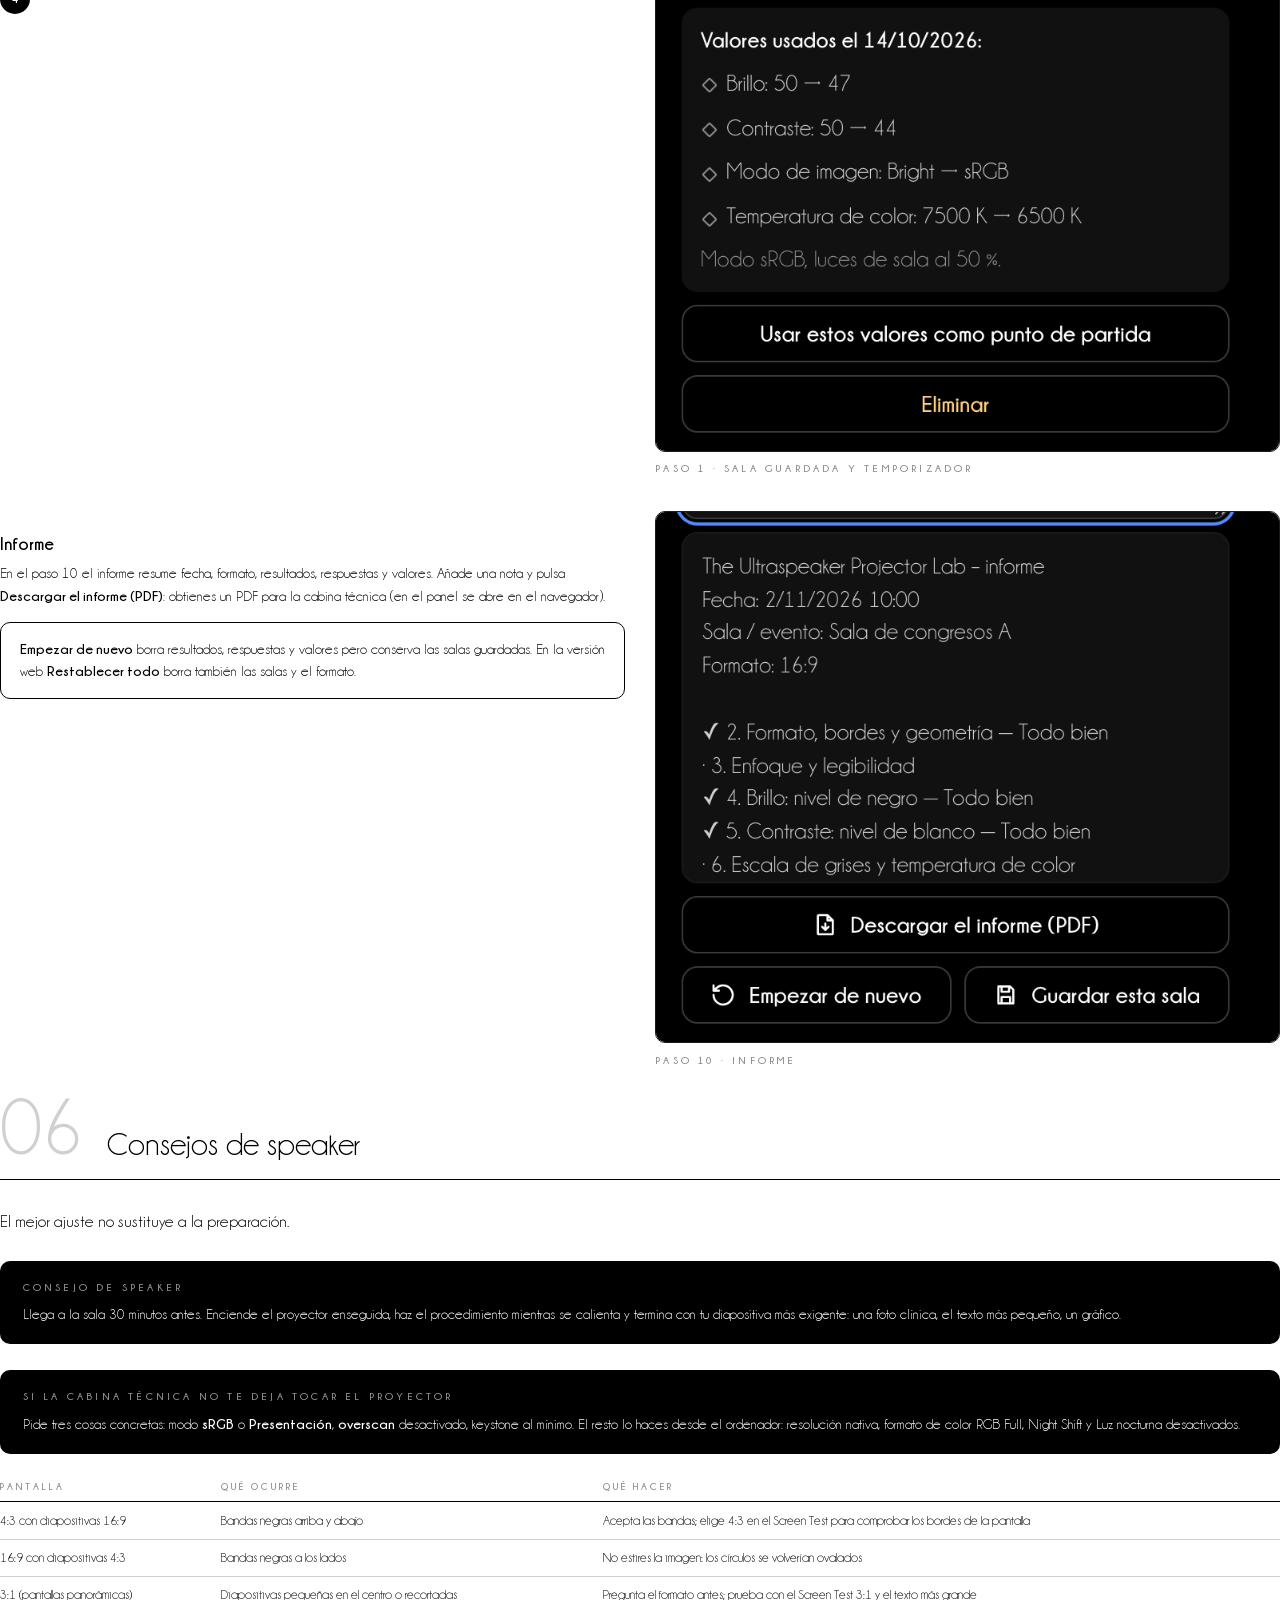
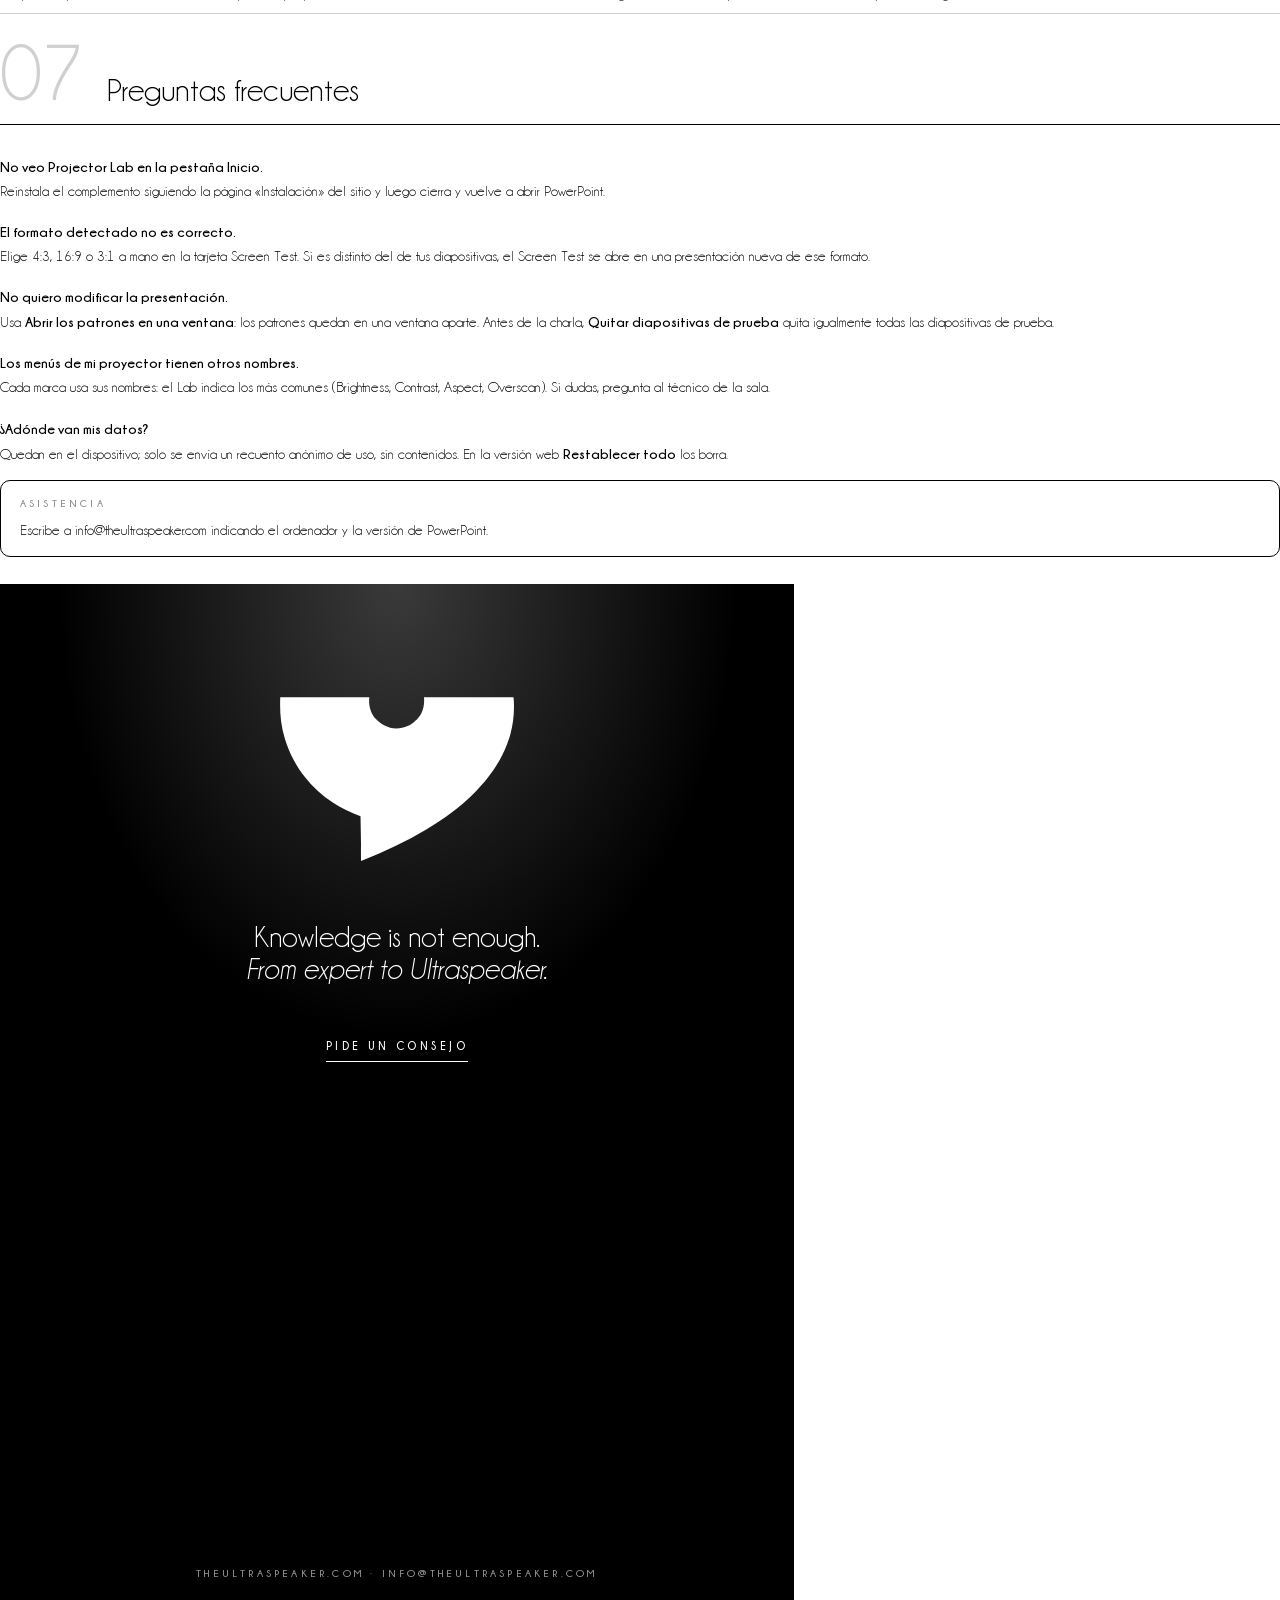
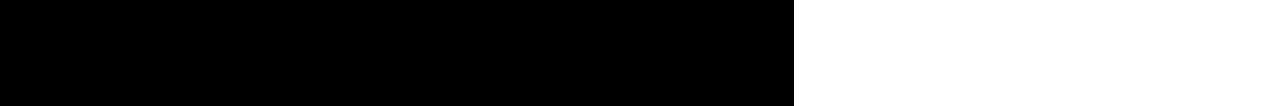
<file: guide/src/guide.es.html>
<!doctype html>
<!-- Guida d'utilizzo del Projector Lab (es). Modello: shared/guide/guide-template.html · PDF: node shared/guide/build-guide.mjs
     Screenshot: node guide/capture.mjs · I nomi dei pulsanti sono quelli dell'interfaccia in questa lingua. -->
<html lang="es">
<head>
<meta charset="utf-8">
<title>The Ultraspeaker Projector Lab · Guía de uso</title>
<link rel="stylesheet" href="../../shared/guide/ultraspeaker-guide.css">
<style>@page{@bottom-left{content:"THE ULTRASPEAKER  ·  PROJECTOR LAB  ·  GUÍA";font:700 7pt "Champagne & Limousines",sans-serif;letter-spacing:.32em;color:#8E8E8E;vertical-align:top;padding-top:6mm}}</style>
</head>
<body>

<section class="g-cover">
  <img class="g-cover-shadow" src="../../shared/guide/the-shadow.jpg" alt="">
  <div class="g-cover-body">
    <img class="g-cover-logo" src="../../assets/logo-projector-lab-white.svg" alt="The Ultraspeaker Projector Lab">
    <p class="g-cover-kicker">Guía de uso</p>
    <h1 class="g-cover-title">El proyector a punto<br>antes de hablar</h1>
    <p class="g-cover-sub">Projector Lab te guía en 10 pasos para ajustar formato, enfoque, negro, blanco y color del proyector, con patrones de prueba hechos para tu presentación.</p>
    <div class="g-cover-meta"><span>Versión 1.2 · Noviembre 2026</span><span>theultraspeaker.com</span></div>
  </div>
</section>

<section class="g-toc">
  <p class="g-label">Índice</p>
  <h1>En esta guía</h1>
  <ol>
    <li><span>01</span><span>Antes de empezar<small>Qué hace Projector Lab, dónde está, PowerPoint y versión web</small></span></li>
    <li><span>02</span><span>La interfaz<small>Las partes de la pantalla, una a una</small></span></li>
    <li><span>03</span><span>Antes de la charla: el procedimiento en 10 pasos<small>Qué mirar en cada patrón y qué menú ajustar</small></span></li>
    <li><span>04</span><span>Screen Test<small>Los patrones a pantalla completa y el archivo .pptx para PowerPoint y Keynote</small></span></li>
    <li><span>05</span><span>Salas guardadas, temporizador e informe<small>Calentamiento, valores para reutilizar e informe para compartir</small></span></li>
    <li><span>06</span><span>Consejos de speaker<small>Llegar antes, qué pedir a la cabina técnica, pantallas 4:3 y 3:1</small></span></li>
    <li><span>07</span><span>Preguntas frecuentes<small>Problemas comunes y asistencia</small></span></li>
  </ol>
</section>

<section class="g-chapter">
  <div class="g-chapter-head"><span class="g-chapter-num">01</span><h2 class="g-chapter-title">Antes de empezar</h2></div>
  <p class="g-chapter-lead">Cada sala tiene un proyector distinto. Projector Lab te hace proyectar un patrón de prueba, te dice qué mirar y qué menú del proyector ajustar. En 10–15 minutos tus diapositivas y tus fotos clínicas se ven como en tu monitor.</p>
  <div class="g-cols">
    <div>
      <p class="g-label">En PowerPoint</p>
      <p>Pestaña <b>Inicio</b> → grupo <b>The Ultraspeaker</b> → <b>Projector Lab</b>. El panel se abre a la derecha. <b>Insertar diapositivas de prueba</b> añade a la presentación 15 diapositivas de prueba en su formato, con las instrucciones en las notas del orador.</p>
      <p class="g-label">En el navegador</p>
      <p><b>niki977.github.io/ultraspeaker-projector-lab</b>, sin instalar nada. Muestras los patrones a pantalla completa en el proyector o descargas el Screen Test en .pptx para PowerPoint y Keynote. En el teléfono, el procedimiento queda a mano.</p>
      <div class="g-note"><p class="g-label">Qué queda en el dispositivo</p><p>Idioma, procedimiento en curso, temporizador y salas guardadas quedan en la memoria del navegador o de PowerPoint. Fotos, respuestas y salas no salen del dispositivo; solo se envía un recuento anónimo de uso (ver Privacidad).</p></div>
    </div>
    <figure class="g-shot g-shot--panel">
    <div class="g-shot-frame"><img src="../img/es/01-panel.png" alt=""></div>
    <figcaption>Panel de PowerPoint</figcaption>
  </figure>
  </div>
  <table>
<tr><th>Función</th><th>PowerPoint</th><th>Versión web</th></tr>
<tr><td>Diapositivas de prueba en la presentación</td><td>Sí</td><td>—</td></tr>
<tr><td>Patrones a pantalla completa</td><td>En una ventana</td><td>Sí</td></tr>
<tr><td>Screen Test .pptx para descargar</td><td>—</td><td>Sí</td></tr>
<tr><td>Foto clínica</td><td>En la diapositiva de prueba</td><td>En el patrón a pantalla completa</td></tr>
<tr><td>«Restablecer todo»</td><td>—</td><td>Sí</td></tr>
</table>
</section>

<section class="g-chapter">
  <div class="g-chapter-head"><span class="g-chapter-num">02</span><h2 class="g-chapter-title">La interfaz</h2></div>
  <p class="g-chapter-lead">La misma página en la versión web y en el panel: arriba el Screen Test, debajo los 10 pasos.</p>
  <figure class="g-shot">
    <div class="g-shot-frame">
      <img src="../img/es/01-web.png" alt="">
      <span class="g-pin" style="left:23.4%;top:4%">1</span>
      <span class="g-pin" style="left:82.3%;top:8.5%">2</span>
      <span class="g-pin" style="left:97.4%;top:39%">3</span>
      <span class="g-pin" style="left:92.5%;top:62.5%">4</span>
      <span class="g-pin" style="left:77.1%;top:72.5%">5</span>
      <span class="g-pin" style="left:50%;top:79.8%">6</span>
      <span class="g-pin" style="left:39.6%;top:94.2%">7</span>
    </div>
    <figcaption>Versión web · ordenador</figcaption>
  </figure>
  <ol class="g-legend">
    <li><span>1</span><span><b>Logo.</b> abre theultraspeaker.com. Debajo, la línea de estado: «Versión web» o «Conectado a PowerPoint».</span></li>
    <li><span>2</span><span><b>Guía e idioma.</b> abre esta guía en PDF; el menú cambia el idioma de la interfaz, los patrones y las notas.</span></li>
    <li><span>3</span><span><b>Screen Test.</b> formato (detectado solo, o 4:3, 16:9, 3:1), ventana de patrones, descarga o inserción.</span></li>
    <li><span>4</span><span><b>Pasos.</b> del 1 al 10; el punto indica el resultado: verde correcto, ámbar por revisar, gris omitido.</span></li>
    <li><span>5</span><span><b>Empezar de nuevo.</b> «Empezar de nuevo» borra resultados y respuestas; en la versión web «Restablecer todo» borra también las salas.</span></li>
    <li><span>6</span><span><b>El paso.</b> qué mirar, la pregunta «¿Qué ves?», qué ajustar, los valores usados y el resultado.</span></li>
    <li><span>7</span><span><b>Atrás / Siguiente.</b> siempre abajo; en el último paso «Descargar el informe (PDF)».</span></li>
  </ol>
</section>

<section class="g-chapter">
  <div class="g-chapter-head"><span class="g-chapter-num">03</span><h2 class="g-chapter-title">Antes de la charla: el procedimiento en 10 pasos</h2></div>
  <p class="g-chapter-lead">Cada paso tiene la misma estructura. Proyectas el patrón, miras desde el fondo de la sala, respondes a la pregunta y el Lab te dice qué menú ajustar, en qué dirección y cuánto.</p>
  <p class="g-label">La pregunta «¿Qué ves?»</p>
  <p>En los pasos 4–8 tocas lo que ves: por ejemplo el primer recuadro que se distingue del negro. La respuesta indica la corrección y el resultado del paso se actualiza solo.</p>
  <p class="g-label">Dominante de color</p>
  <p>En el paso 6 eliges, en cada grupo, el gris que te parece más neutro. Si no es el 5 del centro, el Lab reconoce la dominante e indica temperatura de color, tinte o ganancia RGB.</p>
  <div class="g-cols">
    <figure class="g-shot">
    <div class="g-shot-frame"><img src="../img/es/03-black.png" alt=""></div>
    <figcaption>Paso 4 · nivel de negro</figcaption>
  </figure>
    <figure class="g-shot">
    <div class="g-shot-frame"><img src="../img/es/03-cast.png" alt=""></div>
    <figcaption>Paso 6 · grises comparados</figcaption>
  </figure>
  </div>
  <div class="g-cols">
    <div>
      <p class="g-label">Valores usados</p>
      <p>Anota los ajustes del proyector antes y después: van al informe y a las salas guardadas.</p>
    </div>
    <figure class="g-shot">
    <div class="g-shot-frame"><img src="../img/es/03-values.png" alt=""></div>
    <figcaption>Valores antes y después</figcaption>
  </figure>
  </div>
<h3>1 · Antes de empezar</h3>
<p>Conecta el ordenador y prepara proyector y sala: la mitad de los problemas se resuelve aquí, antes de tocar los menús.</p>
<ul><li>Enciende el proyector con antelación: con lámpara al menos 15 minutos, mejor 30, porque brillo y color solo se estabilizan en caliente; con láser o LED bastan 5–10.</li><li>Portátil conectado a la corriente; salvapantallas y ahorro de energía desactivados.</li></ul>
<h3>2 · Formato, bordes y geometría</h3>
<p>La imagen llena la pantalla sin recortes ni deformaciones.</p>
<ul><li><b>Mira:</b> El borde a cuadros se ve entero en los cuatro lados. Si falta un trozo, la imagen está recortada (overscan).</li><li><b>Ajusta:</b> Primero coloca el proyector perpendicular a la pantalla y centrado: es la mejor corrección.</li></ul>
<h3>3 · Enfoque y legibilidad</h3>
<p>Estrellas nítidas en el centro y en las esquinas, y el tamaño mínimo de texto legible desde el fondo de la sala.</p>
<ul><li><b>Mira:</b> En la estrella grande los radios siguen separados casi hasta el centro, sin una mancha gris ancha.</li><li><b>Ajusta:</b> Anillo o mando de Enfoque: enfoca el centro, luego revisa las esquinas y busca el compromiso.</li></ul>
<h3>4 · Brillo: nivel de negro</h3>
<p>Detalle en las sombras sin un negro grisáceo.</p>
<ul><li><b>Mira:</b> El 0% es tan negro como el fondo.</li><li><b>Ajusta:</b> Menú Brillo / Brightness: ajusta el nivel de negro, no la potencia de la lámpara.</li></ul>
<h3>5 · Contraste: nivel de blanco</h3>
<p>Blancos plenos que no se queman: los detalles claros siguen visibles.</p>
<ul><li><b>Mira:</b> Los recuadros hasta el 97–98% aún se distinguen del fondo blanco.</li><li><b>Ajusta:</b> Menú Contraste / Contrast: bájalo hasta que reaparezcan el 97 y el 98%, luego para.</li></ul>
<h3>6 · Escala de grises y temperatura de color</h3>
<p>Grises neutros y pasos regulares: es la base para que también los colores sean correctos.</p>
<ul><li><b>Mira:</b> Los 11 escalones se distinguen, del 0 al 100%.</li><li><b>Ajusta:</b> Temperatura de color: Normal / Media / 6500 K (D65). Alta = azulado, Baja = amarillento.</li></ul>
<h3>7 · Color y saturación</h3>
<p>Colores plenos pero fieles, sin tonos desplazados ni zonas empastadas.</p>
<ul><li><b>Mira:</b> En las barras el amarillo es amarillo (no verde), el cian no es azul, el magenta no es rojo.</li><li><b>Ajusta:</b> Saturación / Color: bájala si las últimas casillas de las rampas se funden; súbela si todo parece apagado.</li></ul>
<h3>8 · Referencias clínicas</h3>
<p>Tus fotos clínicas deben mostrar esmalte, márgenes y tejidos como los ves en el monitor.</p>
<p>Para ver una foto clínica tuya, usa «Prueba con una foto clínica tuya» («Insertar una foto clínica tuya» en PowerPoint) o arrastra la foto, JPG o PNG, al recuadro discontinuo. En la versión web aparece una vista previa: pulsa «Proyectar la foto» para verla en el patrón «Tu foto».</p>
<ul><li><b>Mira:</b> Todos los blancos del esmalte se distinguen, también el segundo respecto al blanco puro: si no, caracterizaciones y blancos claros desaparecen.</li><li><b>Ajusta:</b> Blancos que se funden: baja el Contraste (paso 5).</li></ul>
<h3>9 · Uniformidad y limpieza</h3>
<p>Ninguna mancha, zona de color o punto fijo en la imagen.</p>
<ul><li><b>Mira:</b> Blanco: sin manchas oscuras o de color; las esquinas no son mucho más oscuras que el centro.</li><li><b>Ajusta:</b> Limpia la lente con un paño de microfibra.</li></ul>
<h3>10 · Prueba final</h3>
<p>Comprueba una diapositiva real, anota los ajustes y quita las diapositivas de prueba.</p>
<ul><li>Muestra tu diapositiva más exigente: una foto clínica, el texto más pequeño, un gráfico.</li><li>Mírala desde la última fila y desde un lado de la sala.</li></ul>
</section>

<section class="g-chapter">
  <div class="g-chapter-head"><span class="g-chapter-num">04</span><h2 class="g-chapter-title">Screen Test</h2></div>
  <p class="g-chapter-lead">15 patrones, en el mismo orden que los pasos. Se adaptan al formato real de la pantalla: los bordes del patrón coinciden con los del proyector.</p>
  <figure class="g-shot">
    <div class="g-shot-frame"><img src="../img/es/04-pattern.png" alt=""></div>
    <figcaption>Screen Test claro a pantalla completa</figcaption>
  </figure>
  <h3>Tres formas de proyectarlos</h3>
  <ol class="g-steps">
    <li><div><b>En la presentación</b> (PowerPoint): <b>Insertar diapositivas de prueba</b>, conecta el proyector en modo <b>Extender</b> e inicia la presentación desde la primera diapositiva de prueba. Las instrucciones están en las notas del orador.</div></li>
    <li><div><b>En una ventana</b> (PowerPoint): <b>Abrir los patrones en una ventana</b>, arrastra la ventana a la pantalla del proyector y haz doble clic. El panel cambia de patrón en cada paso.</div></li>
    <li><div><b>En el navegador</b>: <b>Mostrar los patrones a pantalla completa</b>. Flechas <kbd>←</kbd> <kbd>→</kbd> para cambiar de patrón, <kbd>F</kbd> para pantalla completa, <kbd>Esc</kbd> para salir.</div></li>
  </ol>
  <h3>El archivo .pptx para PowerPoint y Keynote</h3>
  <p>En la versión web elige el formato de la pantalla y pulsa <b>Descargar Screen Test (.pptx)</b>. El archivo contiene las 15 diapositivas con notas; Keynote lo abre con <b>Archivo → Abrir</b>.</p>
  <figure class="g-shot">
    <div class="g-shot-frame">
      <img src="../img/es/04-setup.png" alt="">
      <span class="g-pin" style="left:13.5%;top:46.8%">1</span>
      <span class="g-pin" style="left:2%;top:82.7%">2</span>
      <span class="g-pin" style="left:53.7%;top:82.7%">3</span>
    </div>
    <figcaption>Tarjeta Screen Test · versión web</figcaption>
  </figure>
  <ol class="g-legend">
    <li><span>1</span><span><b>Formato.</b> detectado solo; elige a mano el de la pantalla si es distinto del de tus diapositivas.</span></li>
    <li><span>2</span><span><b>Patrones a pantalla completa.</b> en el proyector, sin tocar la presentación.</span></li>
    <li><span>3</span><span><b>Descarga.</b> Screen Test .pptx en el formato elegido.</span></li>
  </ol>
  <table>
<tr><th>Paso</th><th>Patrones</th></tr>
<tr><td>2 · Formato, bordes y geometría</td><td>Screen Test claro, Screen Test oscuro, Cuadrícula</td></tr>
<tr><td>3 · Enfoque y legibilidad</td><td>Enfoque</td></tr>
<tr><td>4 · Brillo: nivel de negro</td><td>Negro</td></tr>
<tr><td>5 · Contraste: nivel de blanco</td><td>Blanco</td></tr>
<tr><td>6 · Escala de grises y temperatura de color</td><td>Grises, Grises comparados</td></tr>
<tr><td>7 · Color y saturación</td><td>Barras SMPTE, Rampas de color</td></tr>
<tr><td>8 · Referencias clínicas</td><td>Clínico, Tu foto</td></tr>
<tr><td>9 · Uniformidad y limpieza</td><td>Blanco pleno, Gris pleno, Negro pleno</td></tr>
</table>
</section>

<section class="g-chapter">
  <div class="g-chapter-head"><span class="g-chapter-num">05</span><h2 class="g-chapter-title">Salas guardadas, temporizador e informe</h2></div>
  <p class="g-chapter-lead">Tres herramientas para no empezar de cero en cada sala.</p>
  <div class="g-cols">
    <div>
      <h3>Temporizador de calentamiento</h3>
      <p>En el paso 1 pulsa <b>Iniciar calentamiento (15 min)</b>. Con lámpara hacen falta al menos 15 minutos, mejor 30; láser y LED se estabilizan en 5–10.</p>
      <h3>Salas guardadas</h3>
      <ol class="g-steps">
        <li><div>Escribe el nombre de la sala en el paso 1.</div></li>
        <li><div>Anota los valores del proyector durante los pasos.</div></li>
        <li><div>En el paso 10 pulsa <b>Guardar esta sala</b>.</div></li>
        <li><div>La próxima vez elige la sala en el paso 1 y pulsa <b>Usar estos valores como punto de partida</b>.</div></li>
      </ol>
    </div>
    <figure class="g-shot">
    <div class="g-shot-frame"><img src="../img/es/05-venue.png" alt=""></div>
    <figcaption>Paso 1 · sala guardada y temporizador</figcaption>
  </figure>
  </div>
  <div class="g-cols">
    <div>
      <h3>Informe</h3>
      <p>En el paso 10 el informe resume fecha, formato, resultados, respuestas y valores. Añade una nota y pulsa <b>Descargar el informe (PDF)</b>: obtienes un PDF para la cabina técnica (en el panel se abre en el navegador).</p>
      <div class="g-note"><p><b>Empezar de nuevo</b> borra resultados, respuestas y valores pero conserva las salas guardadas. En la versión web <b>Restablecer todo</b> borra también las salas y el formato.</p></div>
    </div>
    <figure class="g-shot">
    <div class="g-shot-frame"><img src="../img/es/05-report.png" alt=""></div>
    <figcaption>Paso 10 · informe</figcaption>
  </figure>
  </div>
</section>

<section class="g-chapter">
  <div class="g-chapter-head"><span class="g-chapter-num">06</span><h2 class="g-chapter-title">Consejos de speaker</h2></div>
  <p class="g-chapter-lead">El mejor ajuste no sustituye a la preparación.</p>
  <div class="g-tip"><p class="g-label">Consejo de speaker</p><p>Llega a la sala 30 minutos antes. Enciende el proyector enseguida, haz el procedimiento mientras se calienta y termina con tu diapositiva más exigente: una foto clínica, el texto más pequeño, un gráfico.</p></div>
  <div class="g-tip"><p class="g-label">Si la cabina técnica no te deja tocar el proyector</p><p>Pide tres cosas concretas: modo <b>sRGB</b> o <b>Presentación</b>, <b>overscan</b> desactivado, keystone al mínimo. El resto lo haces desde el ordenador: resolución nativa, formato de color RGB Full, Night Shift y Luz nocturna desactivados.</p></div>
  <table>
<tr><th>Pantalla</th><th>Qué ocurre</th><th>Qué hacer</th></tr>
<tr><td>4:3 con diapositivas 16:9</td><td>Bandas negras arriba y abajo</td><td>Acepta las bandas; elige 4:3 en el Screen Test para comprobar los bordes de la pantalla</td></tr>
<tr><td>16:9 con diapositivas 4:3</td><td>Bandas negras a los lados</td><td>No estires la imagen: los círculos se volverían ovalados</td></tr>
<tr><td>3:1 (pantallas panorámicas)</td><td>Diapositivas pequeñas en el centro o recortadas</td><td>Pregunta el formato antes; prueba con el Screen Test 3:1 y el texto más grande</td></tr>
</table>
</section>

<section class="g-chapter">
  <div class="g-chapter-head"><span class="g-chapter-num">07</span><h2 class="g-chapter-title">Preguntas frecuentes</h2></div>
  <dl class="g-faq">
    <dt>No veo Projector Lab en la pestaña Inicio.</dt>
    <dd>Reinstala el complemento siguiendo la página «Instalación» del sitio y luego cierra y vuelve a abrir PowerPoint.</dd>
    <dt>El formato detectado no es correcto.</dt>
    <dd>Elige 4:3, 16:9 o 3:1 a mano en la tarjeta Screen Test. Si es distinto del de tus diapositivas, el Screen Test se abre en una presentación nueva de ese formato.</dd>
    <dt>No quiero modificar la presentación.</dt>
    <dd>Usa <b>Abrir los patrones en una ventana</b>: los patrones quedan en una ventana aparte. Antes de la charla, <b>Quitar diapositivas de prueba</b> quita igualmente todas las diapositivas de prueba.</dd>
    <dt>Los menús de mi proyector tienen otros nombres.</dt>
    <dd>Cada marca usa sus nombres: el Lab indica los más comunes (Brightness, Contrast, Aspect, Overscan). Si dudas, pregunta al técnico de la sala.</dd>
    <dt>¿Adónde van mis datos?</dt>
    <dd>Quedan en el dispositivo; solo se envía un recuento anónimo de uso, sin contenidos. En la versión web <b>Restablecer todo</b> los borra.</dd>
  </dl>
  <div class="g-note"><p class="g-label">Asistencia</p><p>Escribe a info@theultraspeaker.com indicando el ordenador y la versión de PowerPoint.</p></div>
</section>

<section class="g-back">
  <img class="g-back-arena" src="../../shared/guide/arena-white.svg" alt="">
  <p class="g-back-claim">Knowledge is not enough.<br><i>From expert to Ultraspeaker.</i></p>
  <a class="g-back-cta" href="mailto:info@theultraspeaker.com?subject=Pide%20un%20consejo">Pide un consejo</a>
  <p class="g-back-contacts">theultraspeaker.com · info@theultraspeaker.com</p>
</section>

</body>
</html>
</file>
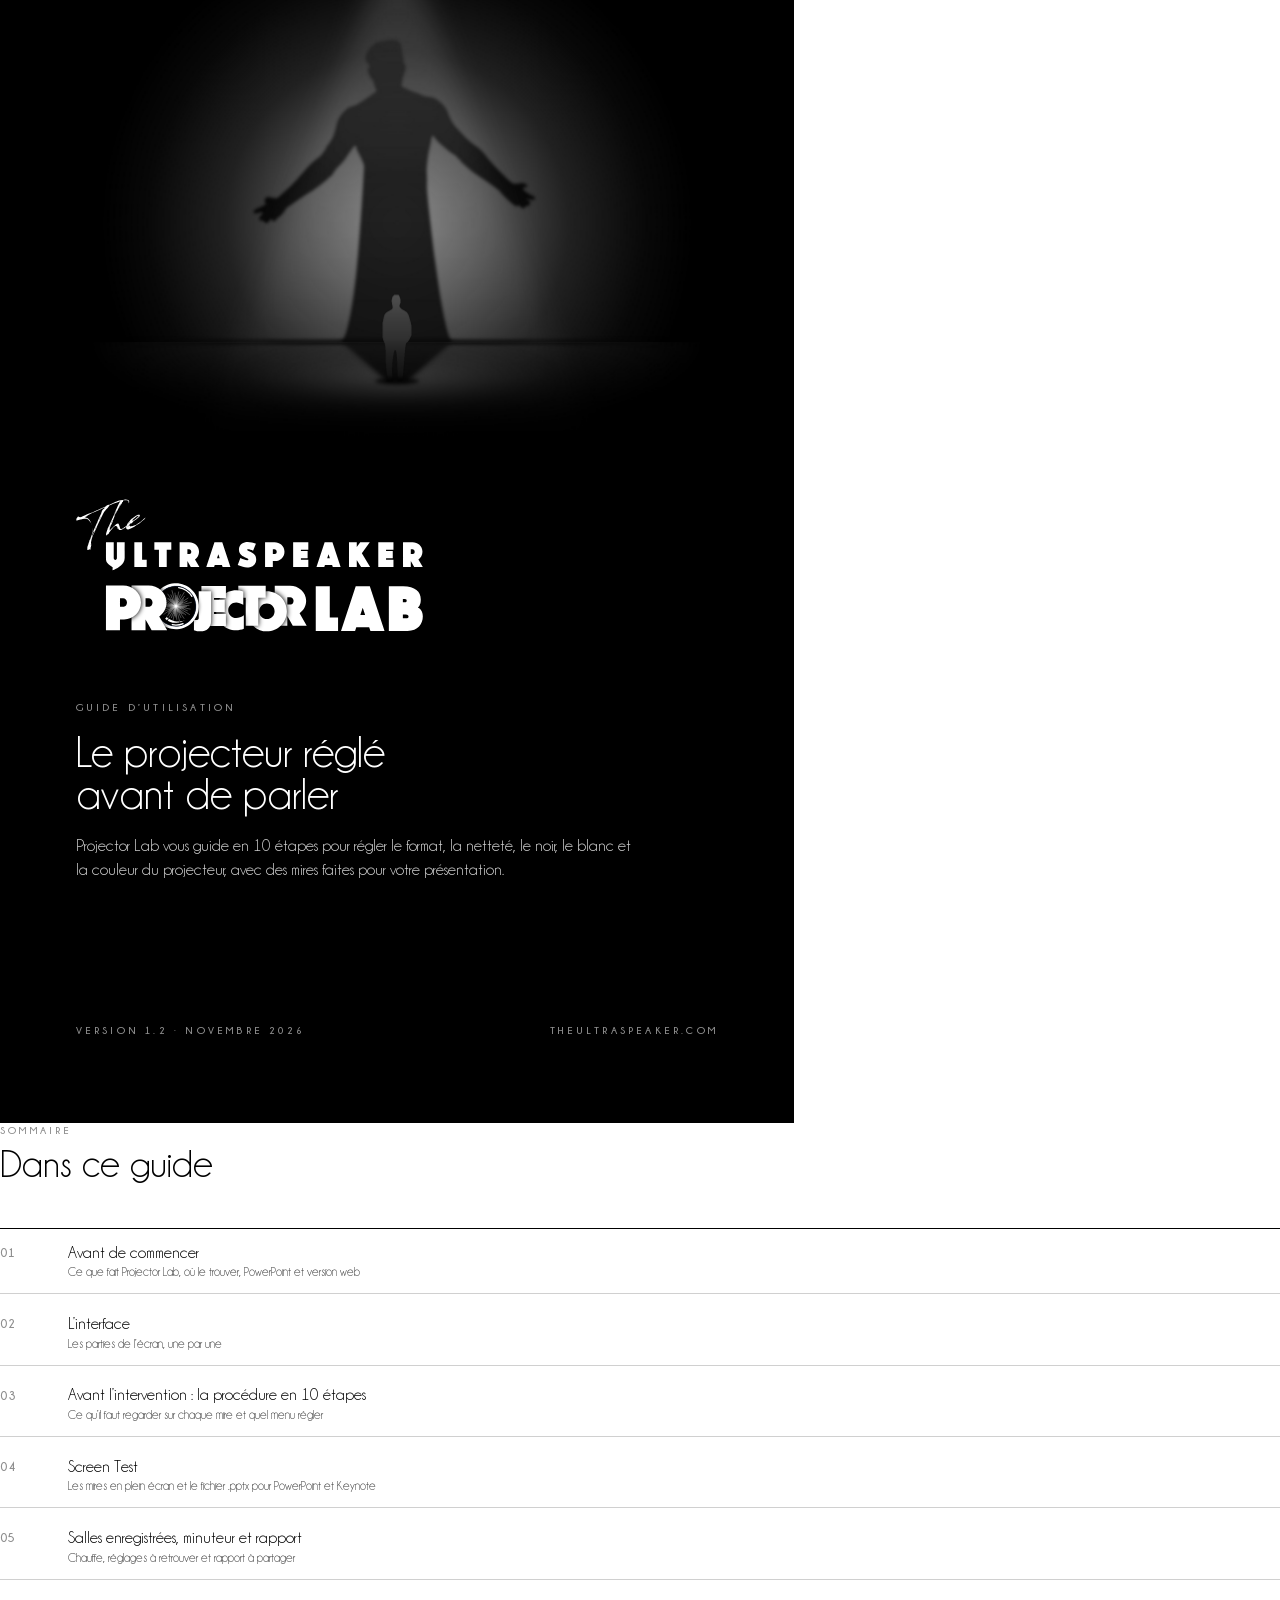
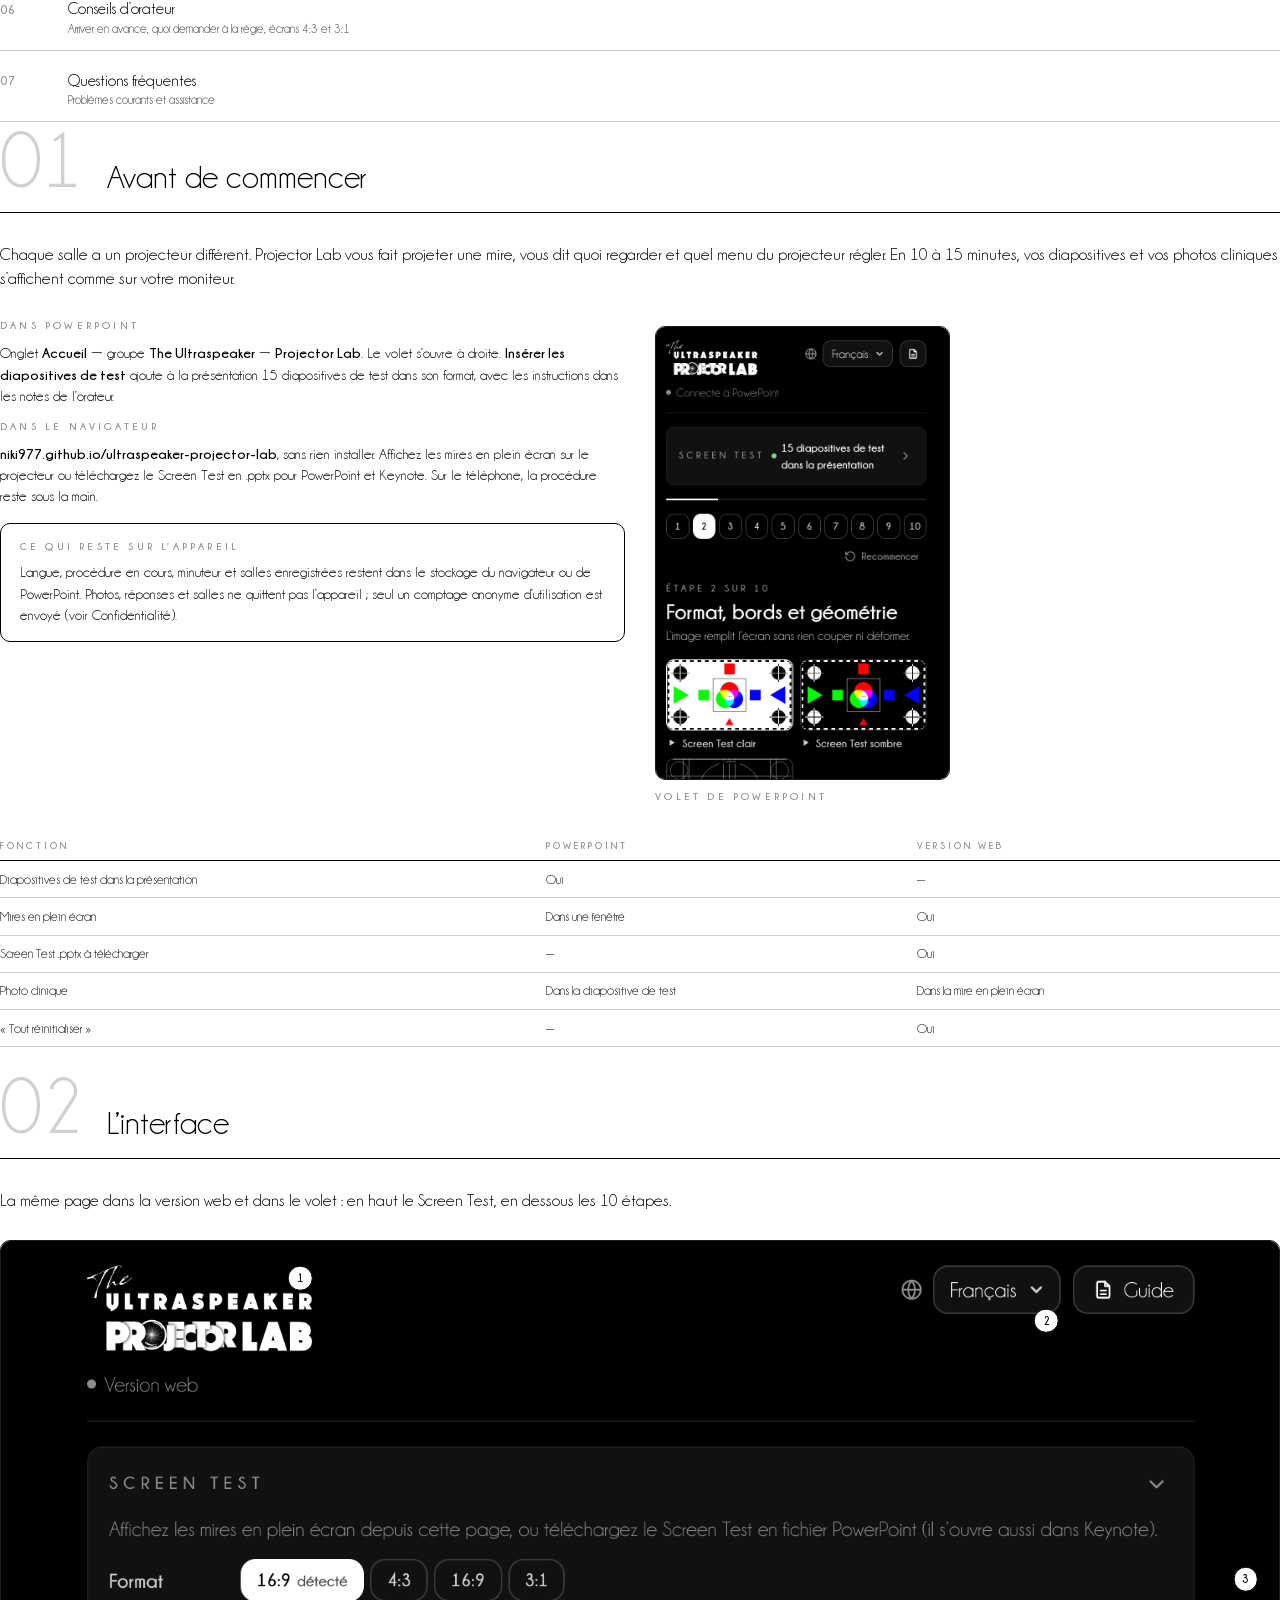
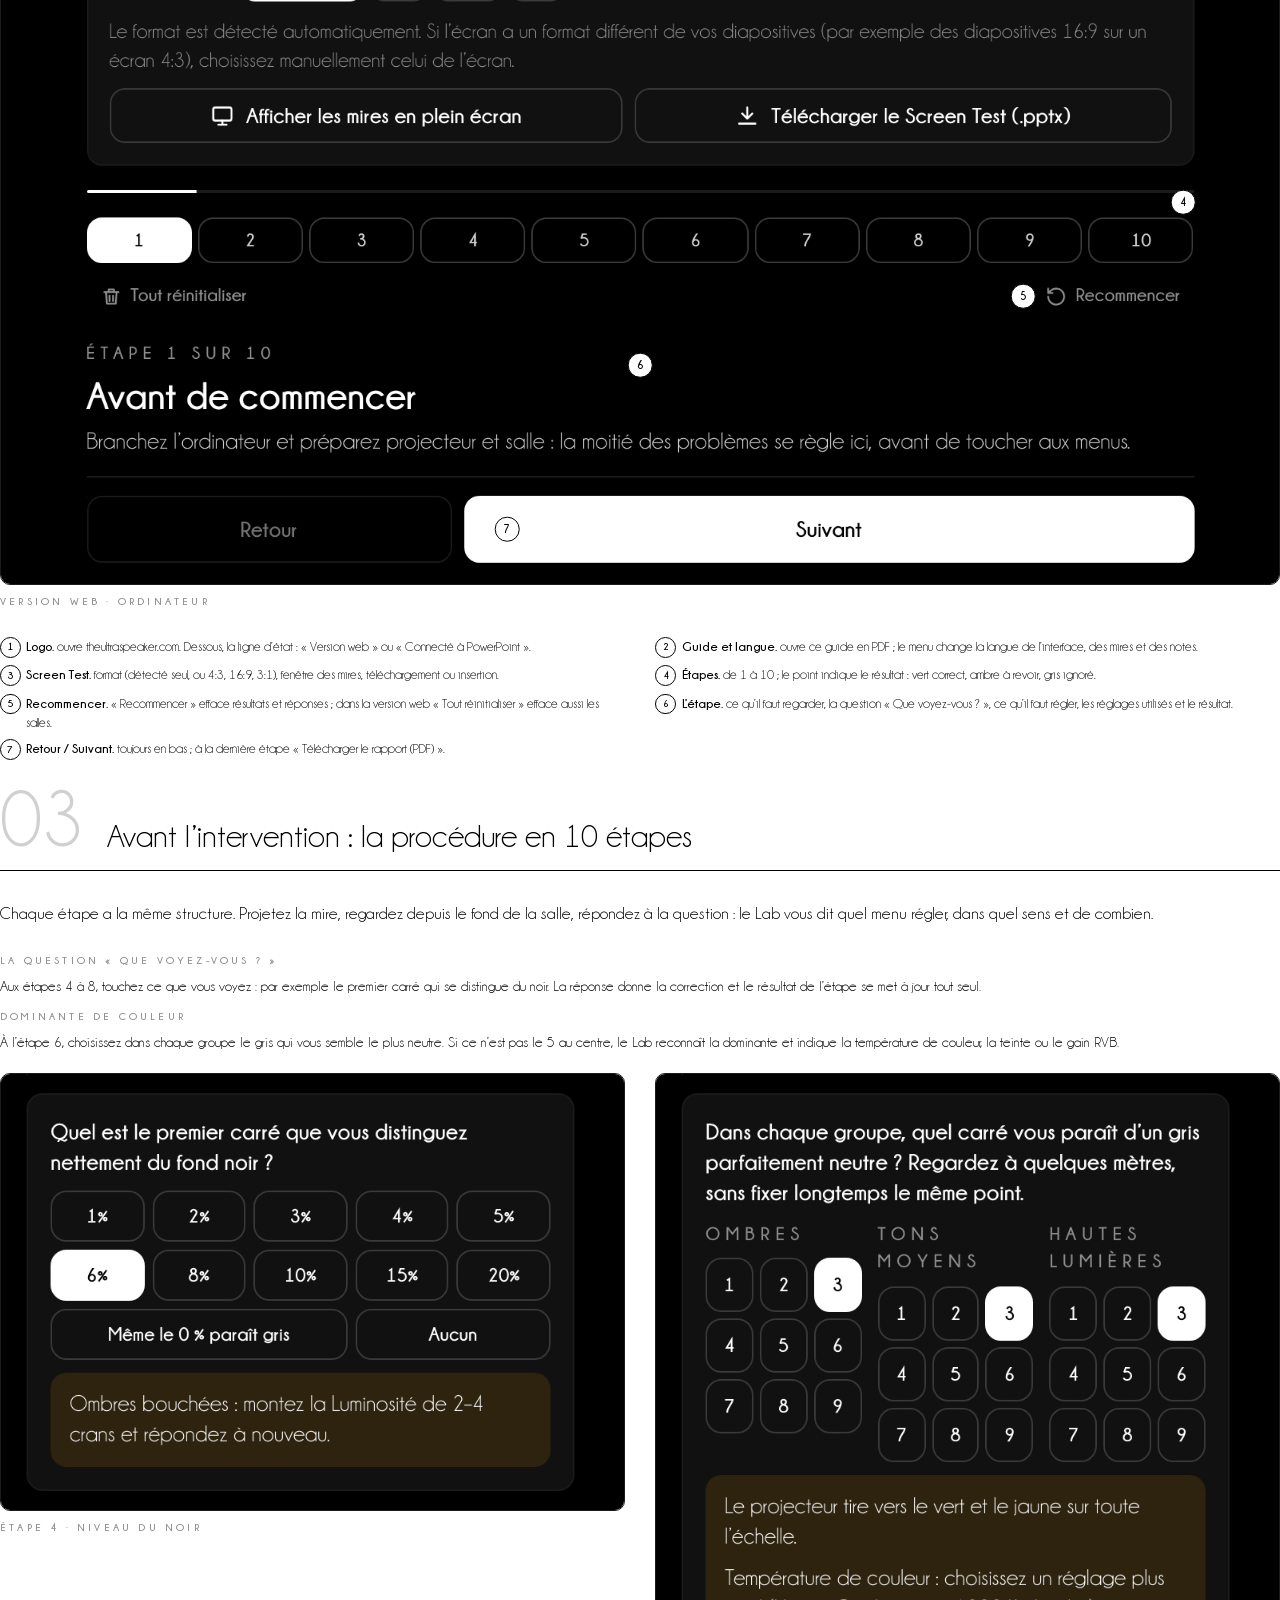
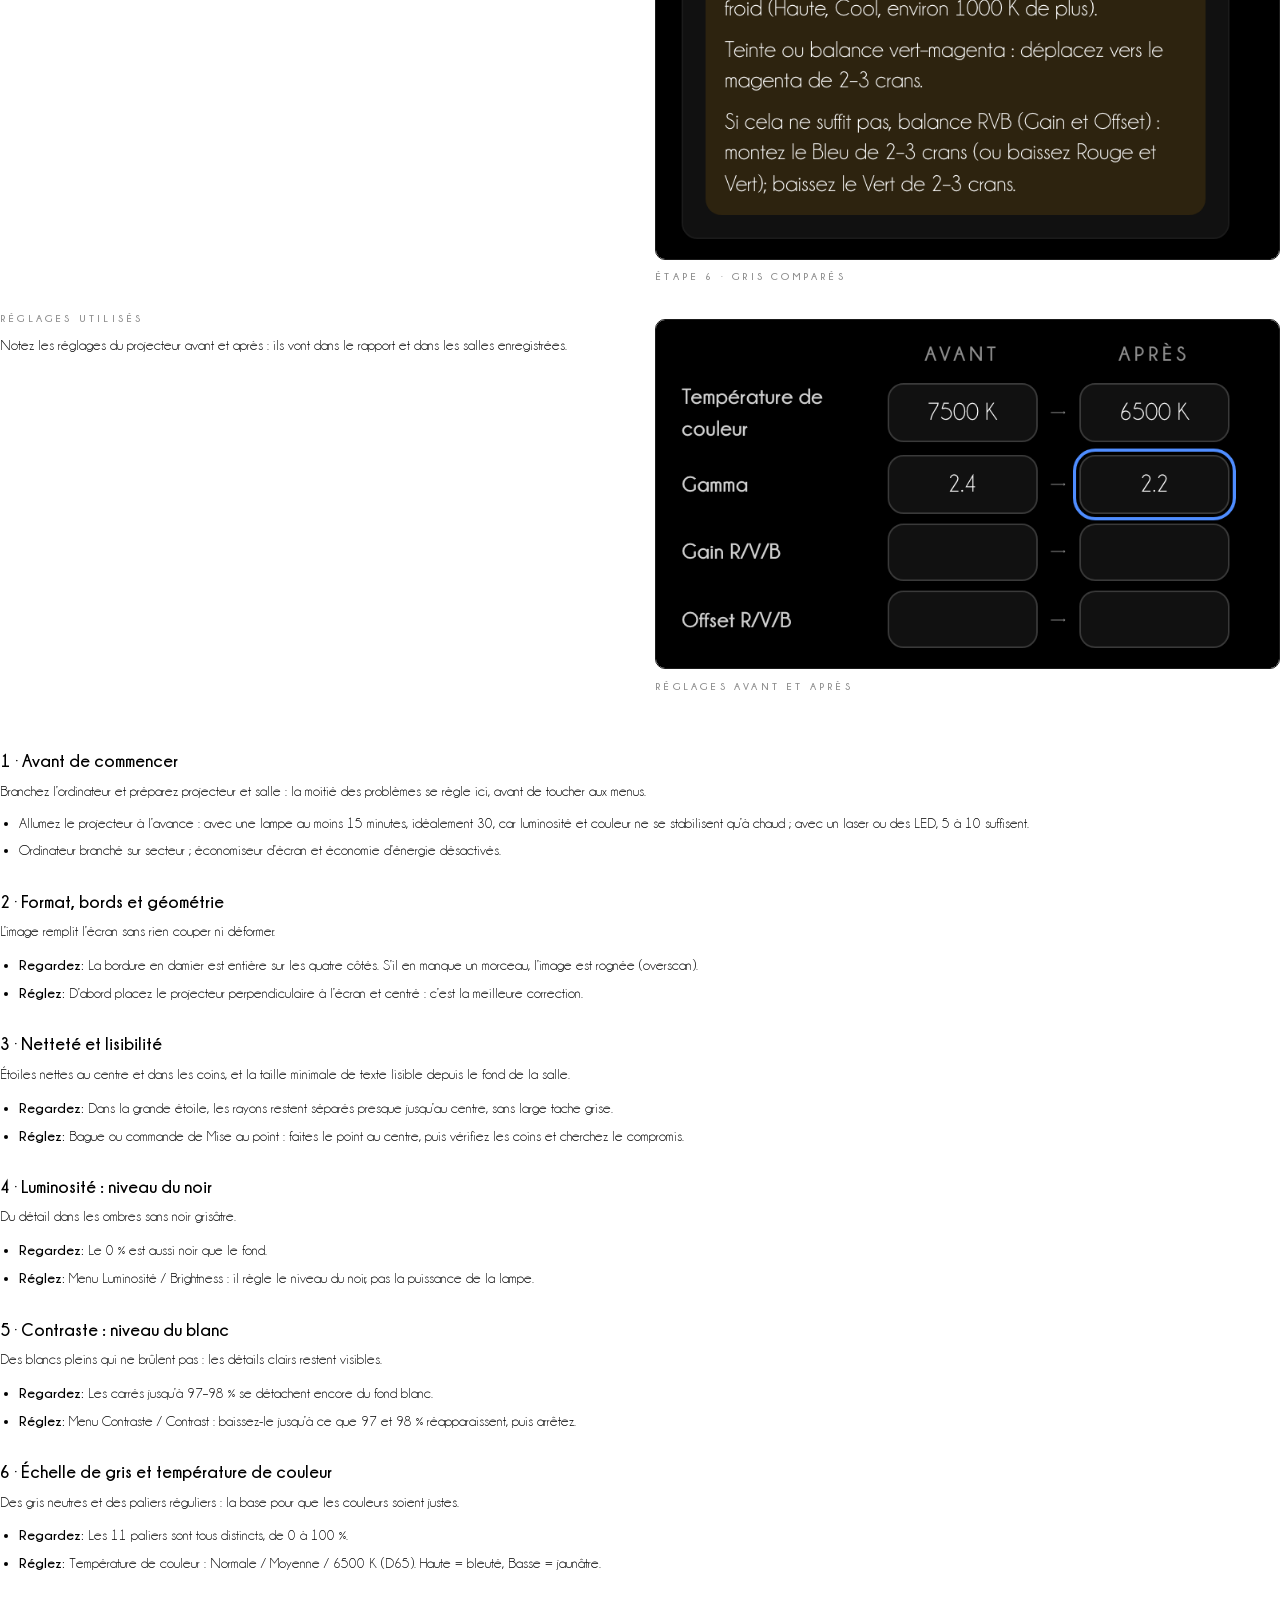
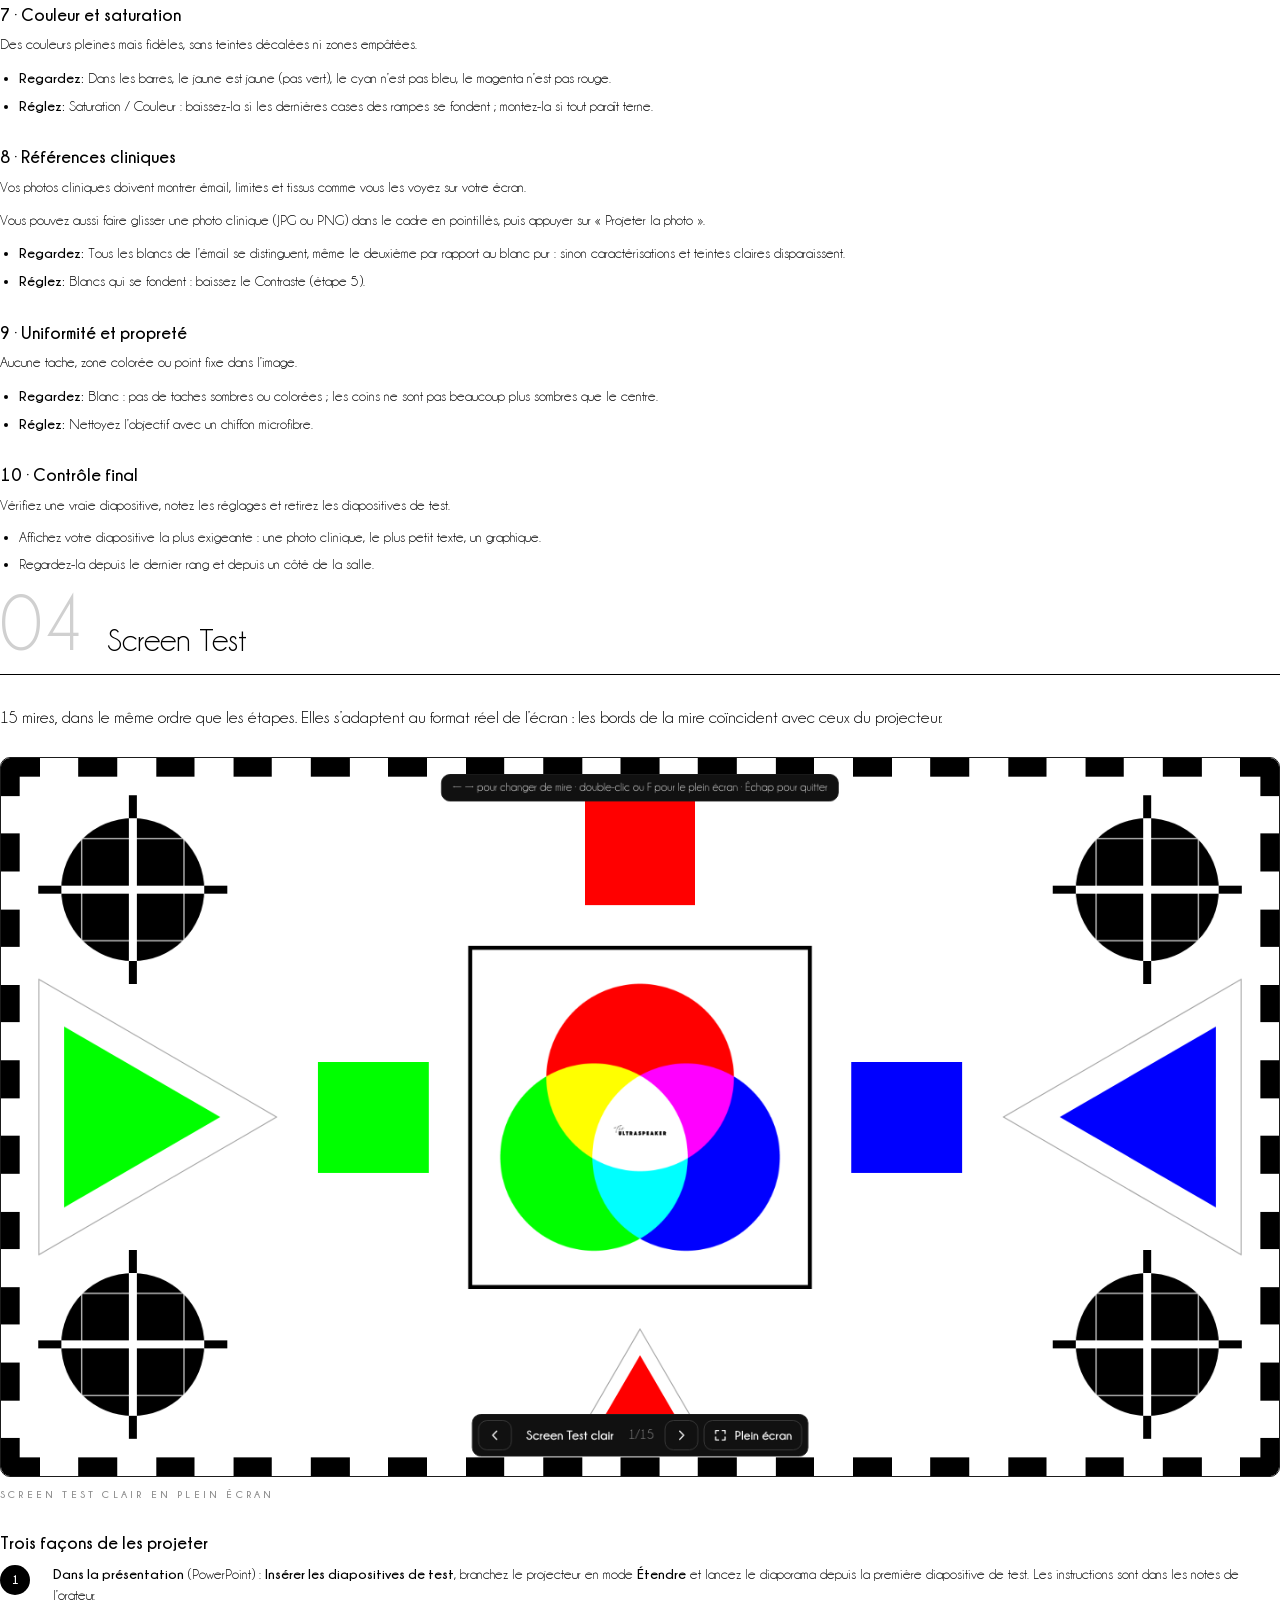
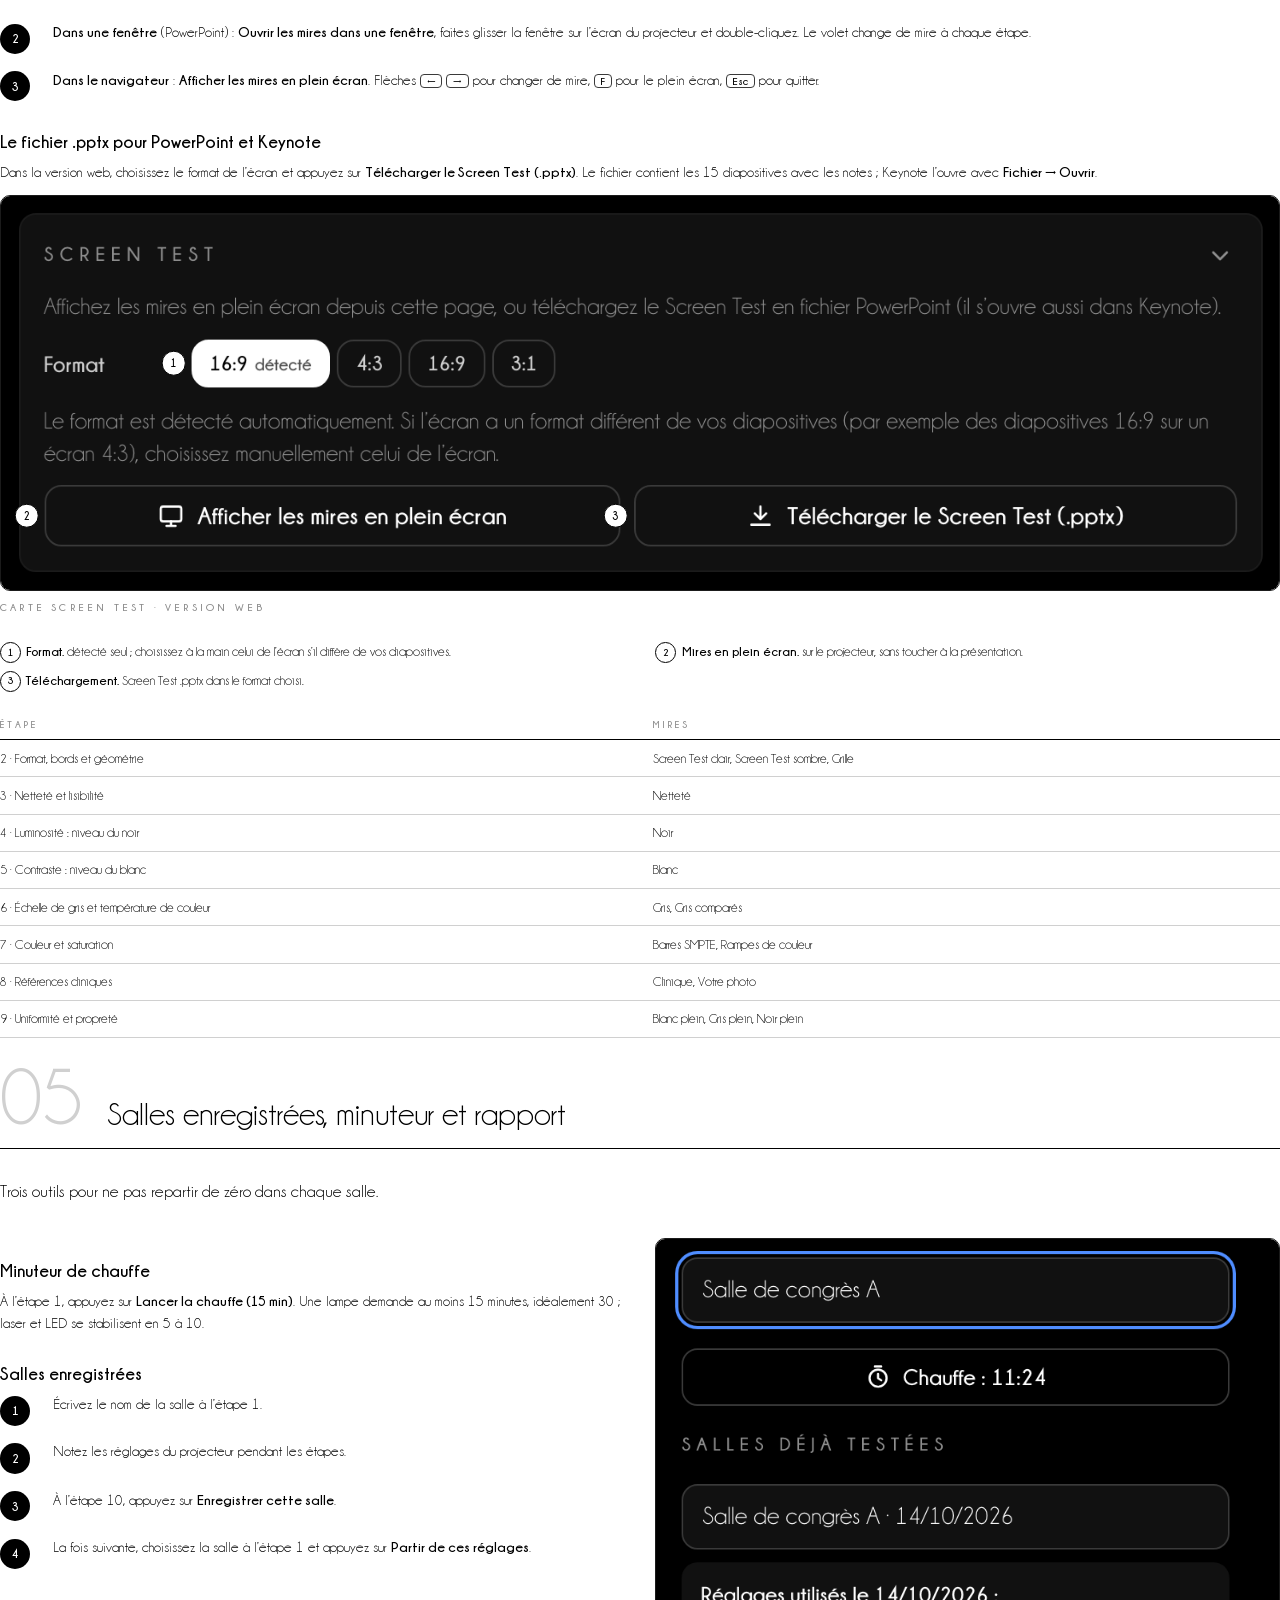
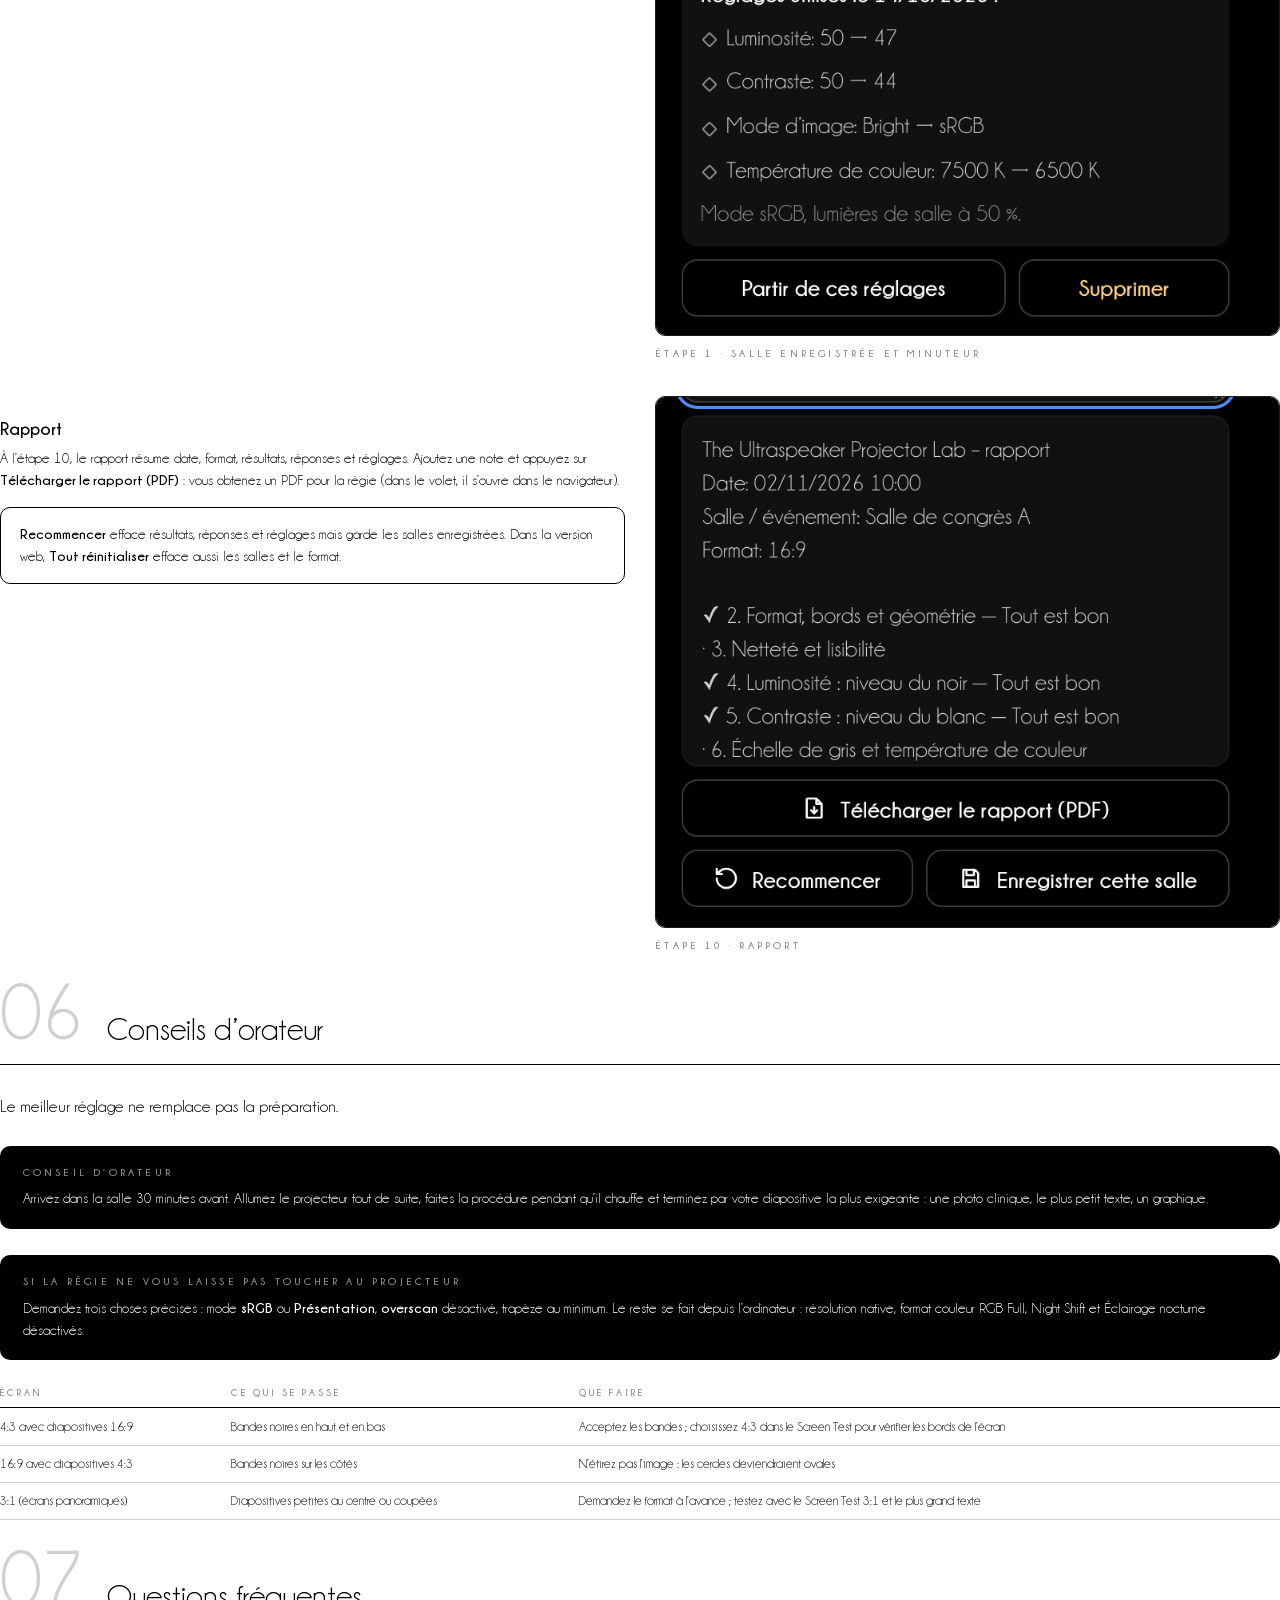
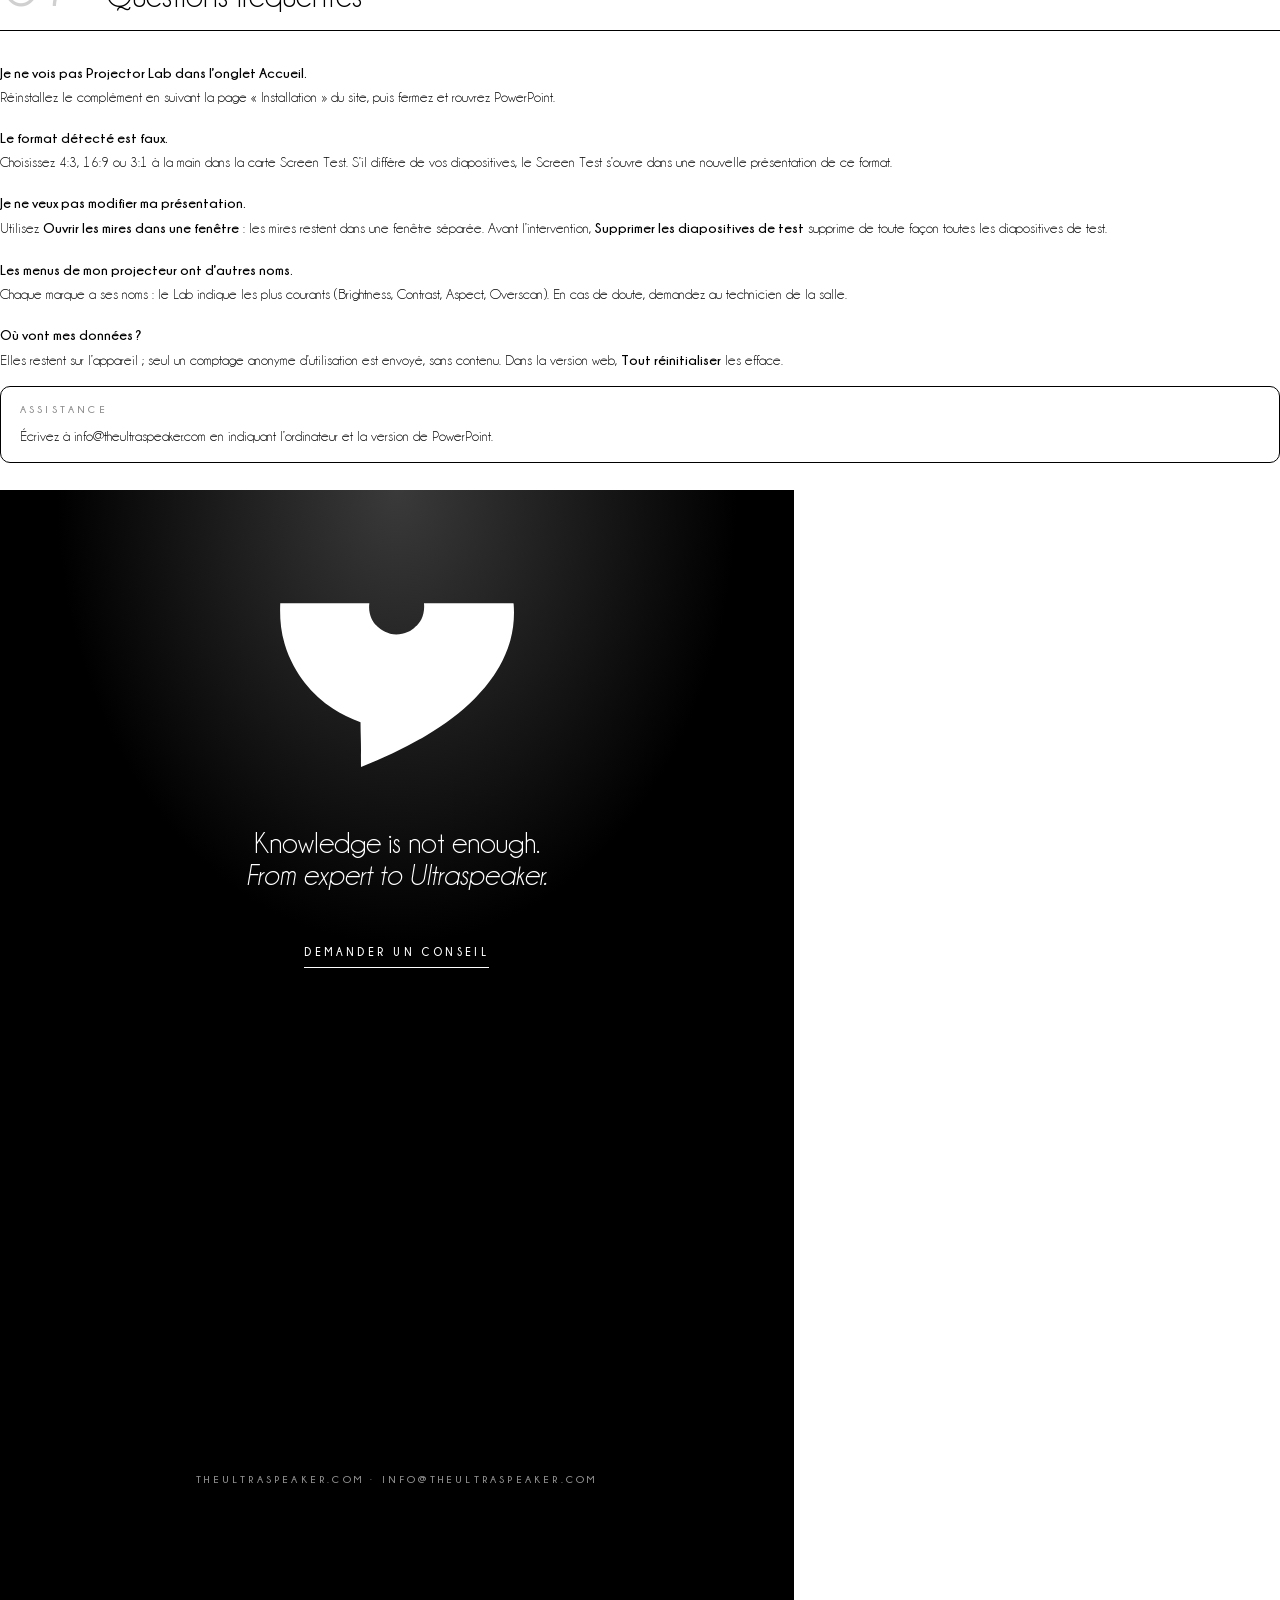
<file: guide/src/guide.fr.html>
<!doctype html>
<!-- Guida d'utilizzo del Projector Lab (fr). Modello: shared/guide/guide-template.html · PDF: node shared/guide/build-guide.mjs
     Screenshot: node guide/capture.mjs · I nomi dei pulsanti sono quelli dell'interfaccia in questa lingua. -->
<html lang="fr">
<head>
<meta charset="utf-8">
<title>The Ultraspeaker Projector Lab · Guide d’utilisation</title>
<link rel="stylesheet" href="../../shared/guide/ultraspeaker-guide.css">
<style>@page{@bottom-left{content:"THE ULTRASPEAKER  ·  PROJECTOR LAB  ·  GUIDE";font:700 7pt "Champagne & Limousines",sans-serif;letter-spacing:.32em;color:#8E8E8E;vertical-align:top;padding-top:6mm}}</style>
</head>
<body>

<section class="g-cover">
  <img class="g-cover-shadow" src="../../shared/guide/the-shadow.jpg" alt="">
  <div class="g-cover-body">
    <img class="g-cover-logo" src="../../assets/logo-projector-lab-white.svg" alt="The Ultraspeaker Projector Lab">
    <p class="g-cover-kicker">Guide d’utilisation</p>
    <h1 class="g-cover-title">Le projecteur réglé<br>avant de parler</h1>
    <p class="g-cover-sub">Projector Lab vous guide en 10 étapes pour régler le format, la netteté, le noir, le blanc et la couleur du projecteur, avec des mires faites pour votre présentation.</p>
    <div class="g-cover-meta"><span>Version 1.2 · Novembre 2026</span><span>theultraspeaker.com</span></div>
  </div>
</section>

<section class="g-toc">
  <p class="g-label">Sommaire</p>
  <h1>Dans ce guide</h1>
  <ol>
    <li><span>01</span><span>Avant de commencer<small>Ce que fait Projector Lab, où le trouver, PowerPoint et version web</small></span></li>
    <li><span>02</span><span>L’interface<small>Les parties de l’écran, une par une</small></span></li>
    <li><span>03</span><span>Avant l’intervention : la procédure en 10 étapes<small>Ce qu’il faut regarder sur chaque mire et quel menu régler</small></span></li>
    <li><span>04</span><span>Screen Test<small>Les mires en plein écran et le fichier .pptx pour PowerPoint et Keynote</small></span></li>
    <li><span>05</span><span>Salles enregistrées, minuteur et rapport<small>Chauffe, réglages à retrouver et rapport à partager</small></span></li>
    <li><span>06</span><span>Conseils d’orateur<small>Arriver en avance, quoi demander à la régie, écrans 4:3 et 3:1</small></span></li>
    <li><span>07</span><span>Questions fréquentes<small>Problèmes courants et assistance</small></span></li>
  </ol>
</section>

<section class="g-chapter">
  <div class="g-chapter-head"><span class="g-chapter-num">01</span><h2 class="g-chapter-title">Avant de commencer</h2></div>
  <p class="g-chapter-lead">Chaque salle a un projecteur différent. Projector Lab vous fait projeter une mire, vous dit quoi regarder et quel menu du projecteur régler. En 10 à 15 minutes, vos diapositives et vos photos cliniques s’affichent comme sur votre moniteur.</p>
  <div class="g-cols">
    <div>
      <p class="g-label">Dans PowerPoint</p>
      <p>Onglet <b>Accueil</b> → groupe <b>The Ultraspeaker</b> → <b>Projector Lab</b>. Le volet s’ouvre à droite. <b>Insérer les diapositives de test</b> ajoute à la présentation 15 diapositives de test dans son format, avec les instructions dans les notes de l’orateur.</p>
      <p class="g-label">Dans le navigateur</p>
      <p><b>niki977.github.io/ultraspeaker-projector-lab</b>, sans rien installer. Affichez les mires en plein écran sur le projecteur ou téléchargez le Screen Test en .pptx pour PowerPoint et Keynote. Sur le téléphone, la procédure reste sous la main.</p>
      <div class="g-note"><p class="g-label">Ce qui reste sur l’appareil</p><p>Langue, procédure en cours, minuteur et salles enregistrées restent dans le stockage du navigateur ou de PowerPoint. Photos, réponses et salles ne quittent pas l’appareil ; seul un comptage anonyme d’utilisation est envoyé (voir Confidentialité).</p></div>
    </div>
    <figure class="g-shot g-shot--panel">
    <div class="g-shot-frame"><img src="../img/fr/01-panel.png" alt=""></div>
    <figcaption>Volet de PowerPoint</figcaption>
  </figure>
  </div>
  <table>
<tr><th>Fonction</th><th>PowerPoint</th><th>Version web</th></tr>
<tr><td>Diapositives de test dans la présentation</td><td>Oui</td><td>—</td></tr>
<tr><td>Mires en plein écran</td><td>Dans une fenêtre</td><td>Oui</td></tr>
<tr><td>Screen Test .pptx à télécharger</td><td>—</td><td>Oui</td></tr>
<tr><td>Photo clinique</td><td>Dans la diapositive de test</td><td>Dans la mire en plein écran</td></tr>
<tr><td>« Tout réinitialiser »</td><td>—</td><td>Oui</td></tr>
</table>
</section>

<section class="g-chapter">
  <div class="g-chapter-head"><span class="g-chapter-num">02</span><h2 class="g-chapter-title">L’interface</h2></div>
  <p class="g-chapter-lead">La même page dans la version web et dans le volet : en haut le Screen Test, en dessous les 10 étapes.</p>
  <figure class="g-shot">
    <div class="g-shot-frame">
      <img src="../img/fr/01-web.png" alt="">
      <span class="g-pin" style="left:23.4%;top:4%">1</span>
      <span class="g-pin" style="left:81.8%;top:8.5%">2</span>
      <span class="g-pin" style="left:97.4%;top:35.9%">3</span>
      <span class="g-pin" style="left:92.5%;top:59.5%">4</span>
      <span class="g-pin" style="left:80%;top:69.5%">5</span>
      <span class="g-pin" style="left:50%;top:76.8%">6</span>
      <span class="g-pin" style="left:39.6%;top:94.2%">7</span>
    </div>
    <figcaption>Version web · ordinateur</figcaption>
  </figure>
  <ol class="g-legend">
    <li><span>1</span><span><b>Logo.</b> ouvre theultraspeaker.com. Dessous, la ligne d’état : « Version web » ou « Connecté à PowerPoint ».</span></li>
    <li><span>2</span><span><b>Guide et langue.</b> ouvre ce guide en PDF ; le menu change la langue de l’interface, des mires et des notes.</span></li>
    <li><span>3</span><span><b>Screen Test.</b> format (détecté seul, ou 4:3, 16:9, 3:1), fenêtre des mires, téléchargement ou insertion.</span></li>
    <li><span>4</span><span><b>Étapes.</b> de 1 à 10 ; le point indique le résultat : vert correct, ambre à revoir, gris ignoré.</span></li>
    <li><span>5</span><span><b>Recommencer.</b> « Recommencer » efface résultats et réponses ; dans la version web « Tout réinitialiser » efface aussi les salles.</span></li>
    <li><span>6</span><span><b>L’étape.</b> ce qu’il faut regarder, la question « Que voyez-vous ? », ce qu’il faut régler, les réglages utilisés et le résultat.</span></li>
    <li><span>7</span><span><b>Retour / Suivant.</b> toujours en bas ; à la dernière étape « Télécharger le rapport (PDF) ».</span></li>
  </ol>
</section>

<section class="g-chapter">
  <div class="g-chapter-head"><span class="g-chapter-num">03</span><h2 class="g-chapter-title">Avant l’intervention : la procédure en 10 étapes</h2></div>
  <p class="g-chapter-lead">Chaque étape a la même structure. Projetez la mire, regardez depuis le fond de la salle, répondez à la question : le Lab vous dit quel menu régler, dans quel sens et de combien.</p>
  <p class="g-label">La question « Que voyez-vous ? »</p>
  <p>Aux étapes 4 à 8, touchez ce que vous voyez : par exemple le premier carré qui se distingue du noir. La réponse donne la correction et le résultat de l’étape se met à jour tout seul.</p>
  <p class="g-label">Dominante de couleur</p>
  <p>À l’étape 6, choisissez dans chaque groupe le gris qui vous semble le plus neutre. Si ce n’est pas le 5 au centre, le Lab reconnaît la dominante et indique la température de couleur, la teinte ou le gain RVB.</p>
  <div class="g-cols">
    <figure class="g-shot">
    <div class="g-shot-frame"><img src="../img/fr/03-black.png" alt=""></div>
    <figcaption>Étape 4 · niveau du noir</figcaption>
  </figure>
    <figure class="g-shot">
    <div class="g-shot-frame"><img src="../img/fr/03-cast.png" alt=""></div>
    <figcaption>Étape 6 · gris comparés</figcaption>
  </figure>
  </div>
  <div class="g-cols">
    <div>
      <p class="g-label">Réglages utilisés</p>
      <p>Notez les réglages du projecteur avant et après : ils vont dans le rapport et dans les salles enregistrées.</p>
    </div>
    <figure class="g-shot">
    <div class="g-shot-frame"><img src="../img/fr/03-values.png" alt=""></div>
    <figcaption>Réglages avant et après</figcaption>
  </figure>
  </div>
<h3>1 · Avant de commencer</h3>
<p>Branchez l’ordinateur et préparez projecteur et salle : la moitié des problèmes se règle ici, avant de toucher aux menus.</p>
<ul><li>Allumez le projecteur à l’avance : avec une lampe au moins 15 minutes, idéalement 30, car luminosité et couleur ne se stabilisent qu’à chaud ; avec un laser ou des LED, 5 à 10 suffisent.</li><li>Ordinateur branché sur secteur ; économiseur d’écran et économie d’énergie désactivés.</li></ul>
<h3>2 · Format, bords et géométrie</h3>
<p>L’image remplit l’écran sans rien couper ni déformer.</p>
<ul><li><b>Regardez:</b> La bordure en damier est entière sur les quatre côtés. S’il en manque un morceau, l’image est rognée (overscan).</li><li><b>Réglez:</b> D’abord placez le projecteur perpendiculaire à l’écran et centré : c’est la meilleure correction.</li></ul>
<h3>3 · Netteté et lisibilité</h3>
<p>Étoiles nettes au centre et dans les coins, et la taille minimale de texte lisible depuis le fond de la salle.</p>
<ul><li><b>Regardez:</b> Dans la grande étoile, les rayons restent séparés presque jusqu’au centre, sans large tache grise.</li><li><b>Réglez:</b> Bague ou commande de Mise au point : faites le point au centre, puis vérifiez les coins et cherchez le compromis.</li></ul>
<h3>4 · Luminosité : niveau du noir</h3>
<p>Du détail dans les ombres sans noir grisâtre.</p>
<ul><li><b>Regardez:</b> Le 0 % est aussi noir que le fond.</li><li><b>Réglez:</b> Menu Luminosité / Brightness : il règle le niveau du noir, pas la puissance de la lampe.</li></ul>
<h3>5 · Contraste : niveau du blanc</h3>
<p>Des blancs pleins qui ne brûlent pas : les détails clairs restent visibles.</p>
<ul><li><b>Regardez:</b> Les carrés jusqu’à 97–98 % se détachent encore du fond blanc.</li><li><b>Réglez:</b> Menu Contraste / Contrast : baissez-le jusqu’à ce que 97 et 98 % réapparaissent, puis arrêtez.</li></ul>
<h3>6 · Échelle de gris et température de couleur</h3>
<p>Des gris neutres et des paliers réguliers : la base pour que les couleurs soient justes.</p>
<ul><li><b>Regardez:</b> Les 11 paliers sont tous distincts, de 0 à 100 %.</li><li><b>Réglez:</b> Température de couleur : Normale / Moyenne / 6500 K (D65). Haute = bleuté, Basse = jaunâtre.</li></ul>
<h3>7 · Couleur et saturation</h3>
<p>Des couleurs pleines mais fidèles, sans teintes décalées ni zones empâtées.</p>
<ul><li><b>Regardez:</b> Dans les barres, le jaune est jaune (pas vert), le cyan n’est pas bleu, le magenta n’est pas rouge.</li><li><b>Réglez:</b> Saturation / Couleur : baissez-la si les dernières cases des rampes se fondent ; montez-la si tout paraît terne.</li></ul>
<h3>8 · Références cliniques</h3>
<p>Vos photos cliniques doivent montrer émail, limites et tissus comme vous les voyez sur votre écran.</p>
<p>Vous pouvez aussi faire glisser une photo clinique (JPG ou PNG) dans le cadre en pointillés, puis appuyer sur « Projeter la photo ».</p>
<ul><li><b>Regardez:</b> Tous les blancs de l’émail se distinguent, même le deuxième par rapport au blanc pur : sinon caractérisations et teintes claires disparaissent.</li><li><b>Réglez:</b> Blancs qui se fondent : baissez le Contraste (étape 5).</li></ul>
<h3>9 · Uniformité et propreté</h3>
<p>Aucune tache, zone colorée ou point fixe dans l’image.</p>
<ul><li><b>Regardez:</b> Blanc : pas de taches sombres ou colorées ; les coins ne sont pas beaucoup plus sombres que le centre.</li><li><b>Réglez:</b> Nettoyez l’objectif avec un chiffon microfibre.</li></ul>
<h3>10 · Contrôle final</h3>
<p>Vérifiez une vraie diapositive, notez les réglages et retirez les diapositives de test.</p>
<ul><li>Affichez votre diapositive la plus exigeante : une photo clinique, le plus petit texte, un graphique.</li><li>Regardez-la depuis le dernier rang et depuis un côté de la salle.</li></ul>
</section>

<section class="g-chapter">
  <div class="g-chapter-head"><span class="g-chapter-num">04</span><h2 class="g-chapter-title">Screen Test</h2></div>
  <p class="g-chapter-lead">15 mires, dans le même ordre que les étapes. Elles s’adaptent au format réel de l’écran : les bords de la mire coïncident avec ceux du projecteur.</p>
  <figure class="g-shot">
    <div class="g-shot-frame"><img src="../img/fr/04-pattern.png" alt=""></div>
    <figcaption>Screen Test clair en plein écran</figcaption>
  </figure>
  <h3>Trois façons de les projeter</h3>
  <ol class="g-steps">
    <li><div><b>Dans la présentation</b> (PowerPoint) : <b>Insérer les diapositives de test</b>, branchez le projecteur en mode <b>Étendre</b> et lancez le diaporama depuis la première diapositive de test. Les instructions sont dans les notes de l’orateur.</div></li>
    <li><div><b>Dans une fenêtre</b> (PowerPoint) : <b>Ouvrir les mires dans une fenêtre</b>, faites glisser la fenêtre sur l’écran du projecteur et double-cliquez. Le volet change de mire à chaque étape.</div></li>
    <li><div><b>Dans le navigateur</b> : <b>Afficher les mires en plein écran</b>. Flèches <kbd>←</kbd> <kbd>→</kbd> pour changer de mire, <kbd>F</kbd> pour le plein écran, <kbd>Esc</kbd> pour quitter.</div></li>
  </ol>
  <h3>Le fichier .pptx pour PowerPoint et Keynote</h3>
  <p>Dans la version web, choisissez le format de l’écran et appuyez sur <b>Télécharger le Screen Test (.pptx)</b>. Le fichier contient les 15 diapositives avec les notes ; Keynote l’ouvre avec <b>Fichier → Ouvrir</b>.</p>
  <figure class="g-shot">
    <div class="g-shot-frame">
      <img src="../img/fr/04-setup.png" alt="">
      <span class="g-pin" style="left:13.5%;top:42.5%">1</span>
      <span class="g-pin" style="left:2%;top:81.3%">2</span>
      <span class="g-pin" style="left:48.1%;top:81.3%">3</span>
    </div>
    <figcaption>Carte Screen Test · version web</figcaption>
  </figure>
  <ol class="g-legend">
    <li><span>1</span><span><b>Format.</b> détecté seul ; choisissez à la main celui de l’écran s’il diffère de vos diapositives.</span></li>
    <li><span>2</span><span><b>Mires en plein écran.</b> sur le projecteur, sans toucher à la présentation.</span></li>
    <li><span>3</span><span><b>Téléchargement.</b> Screen Test .pptx dans le format choisi.</span></li>
  </ol>
  <table>
<tr><th>Étape</th><th>Mires</th></tr>
<tr><td>2 · Format, bords et géométrie</td><td>Screen Test clair, Screen Test sombre, Grille</td></tr>
<tr><td>3 · Netteté et lisibilité</td><td>Netteté</td></tr>
<tr><td>4 · Luminosité : niveau du noir</td><td>Noir</td></tr>
<tr><td>5 · Contraste : niveau du blanc</td><td>Blanc</td></tr>
<tr><td>6 · Échelle de gris et température de couleur</td><td>Gris, Gris comparés</td></tr>
<tr><td>7 · Couleur et saturation</td><td>Barres SMPTE, Rampes de couleur</td></tr>
<tr><td>8 · Références cliniques</td><td>Clinique, Votre photo</td></tr>
<tr><td>9 · Uniformité et propreté</td><td>Blanc plein, Gris plein, Noir plein</td></tr>
</table>
</section>

<section class="g-chapter">
  <div class="g-chapter-head"><span class="g-chapter-num">05</span><h2 class="g-chapter-title">Salles enregistrées, minuteur et rapport</h2></div>
  <p class="g-chapter-lead">Trois outils pour ne pas repartir de zéro dans chaque salle.</p>
  <div class="g-cols">
    <div>
      <h3>Minuteur de chauffe</h3>
      <p>À l’étape 1, appuyez sur <b>Lancer la chauffe (15 min)</b>. Une lampe demande au moins 15 minutes, idéalement 30 ; laser et LED se stabilisent en 5 à 10.</p>
      <h3>Salles enregistrées</h3>
      <ol class="g-steps">
        <li><div>Écrivez le nom de la salle à l’étape 1.</div></li>
        <li><div>Notez les réglages du projecteur pendant les étapes.</div></li>
        <li><div>À l’étape 10, appuyez sur <b>Enregistrer cette salle</b>.</div></li>
        <li><div>La fois suivante, choisissez la salle à l’étape 1 et appuyez sur <b>Partir de ces réglages</b>.</div></li>
      </ol>
    </div>
    <figure class="g-shot">
    <div class="g-shot-frame"><img src="../img/fr/05-venue.png" alt=""></div>
    <figcaption>Étape 1 · salle enregistrée et minuteur</figcaption>
  </figure>
  </div>
  <div class="g-cols">
    <div>
      <h3>Rapport</h3>
      <p>À l’étape 10, le rapport résume date, format, résultats, réponses et réglages. Ajoutez une note et appuyez sur <b>Télécharger le rapport (PDF)</b> : vous obtenez un PDF pour la régie (dans le volet, il s’ouvre dans le navigateur).</p>
      <div class="g-note"><p><b>Recommencer</b> efface résultats, réponses et réglages mais garde les salles enregistrées. Dans la version web, <b>Tout réinitialiser</b> efface aussi les salles et le format.</p></div>
    </div>
    <figure class="g-shot">
    <div class="g-shot-frame"><img src="../img/fr/05-report.png" alt=""></div>
    <figcaption>Étape 10 · rapport</figcaption>
  </figure>
  </div>
</section>

<section class="g-chapter">
  <div class="g-chapter-head"><span class="g-chapter-num">06</span><h2 class="g-chapter-title">Conseils d’orateur</h2></div>
  <p class="g-chapter-lead">Le meilleur réglage ne remplace pas la préparation.</p>
  <div class="g-tip"><p class="g-label">Conseil d’orateur</p><p>Arrivez dans la salle 30 minutes avant. Allumez le projecteur tout de suite, faites la procédure pendant qu’il chauffe et terminez par votre diapositive la plus exigeante : une photo clinique, le plus petit texte, un graphique.</p></div>
  <div class="g-tip"><p class="g-label">Si la régie ne vous laisse pas toucher au projecteur</p><p>Demandez trois choses précises : mode <b>sRGB</b> ou <b>Présentation</b>, <b>overscan</b> désactivé, trapèze au minimum. Le reste se fait depuis l’ordinateur : résolution native, format couleur RGB Full, Night Shift et Éclairage nocturne désactivés.</p></div>
  <table>
<tr><th>Écran</th><th>Ce qui se passe</th><th>Que faire</th></tr>
<tr><td>4:3 avec diapositives 16:9</td><td>Bandes noires en haut et en bas</td><td>Acceptez les bandes ; choisissez 4:3 dans le Screen Test pour vérifier les bords de l’écran</td></tr>
<tr><td>16:9 avec diapositives 4:3</td><td>Bandes noires sur les côtés</td><td>N’étirez pas l’image : les cercles deviendraient ovales</td></tr>
<tr><td>3:1 (écrans panoramiques)</td><td>Diapositives petites au centre ou coupées</td><td>Demandez le format à l’avance ; testez avec le Screen Test 3:1 et le plus grand texte</td></tr>
</table>
</section>

<section class="g-chapter">
  <div class="g-chapter-head"><span class="g-chapter-num">07</span><h2 class="g-chapter-title">Questions fréquentes</h2></div>
  <dl class="g-faq">
    <dt>Je ne vois pas Projector Lab dans l’onglet Accueil.</dt>
    <dd>Réinstallez le complément en suivant la page « Installation » du site, puis fermez et rouvrez PowerPoint.</dd>
    <dt>Le format détecté est faux.</dt>
    <dd>Choisissez 4:3, 16:9 ou 3:1 à la main dans la carte Screen Test. S’il diffère de vos diapositives, le Screen Test s’ouvre dans une nouvelle présentation de ce format.</dd>
    <dt>Je ne veux pas modifier ma présentation.</dt>
    <dd>Utilisez <b>Ouvrir les mires dans une fenêtre</b> : les mires restent dans une fenêtre séparée. Avant l’intervention, <b>Supprimer les diapositives de test</b> supprime de toute façon toutes les diapositives de test.</dd>
    <dt>Les menus de mon projecteur ont d’autres noms.</dt>
    <dd>Chaque marque a ses noms : le Lab indique les plus courants (Brightness, Contrast, Aspect, Overscan). En cas de doute, demandez au technicien de la salle.</dd>
    <dt>Où vont mes données ?</dt>
    <dd>Elles restent sur l’appareil ; seul un comptage anonyme d’utilisation est envoyé, sans contenu. Dans la version web, <b>Tout réinitialiser</b> les efface.</dd>
  </dl>
  <div class="g-note"><p class="g-label">Assistance</p><p>Écrivez à info@theultraspeaker.com en indiquant l’ordinateur et la version de PowerPoint.</p></div>
</section>

<section class="g-back">
  <img class="g-back-arena" src="../../shared/guide/arena-white.svg" alt="">
  <p class="g-back-claim">Knowledge is not enough.<br><i>From expert to Ultraspeaker.</i></p>
  <a class="g-back-cta" href="mailto:info@theultraspeaker.com?subject=Demander%20un%20conseil">Demander un conseil</a>
  <p class="g-back-contacts">theultraspeaker.com · info@theultraspeaker.com</p>
</section>

</body>
</html>
</file>
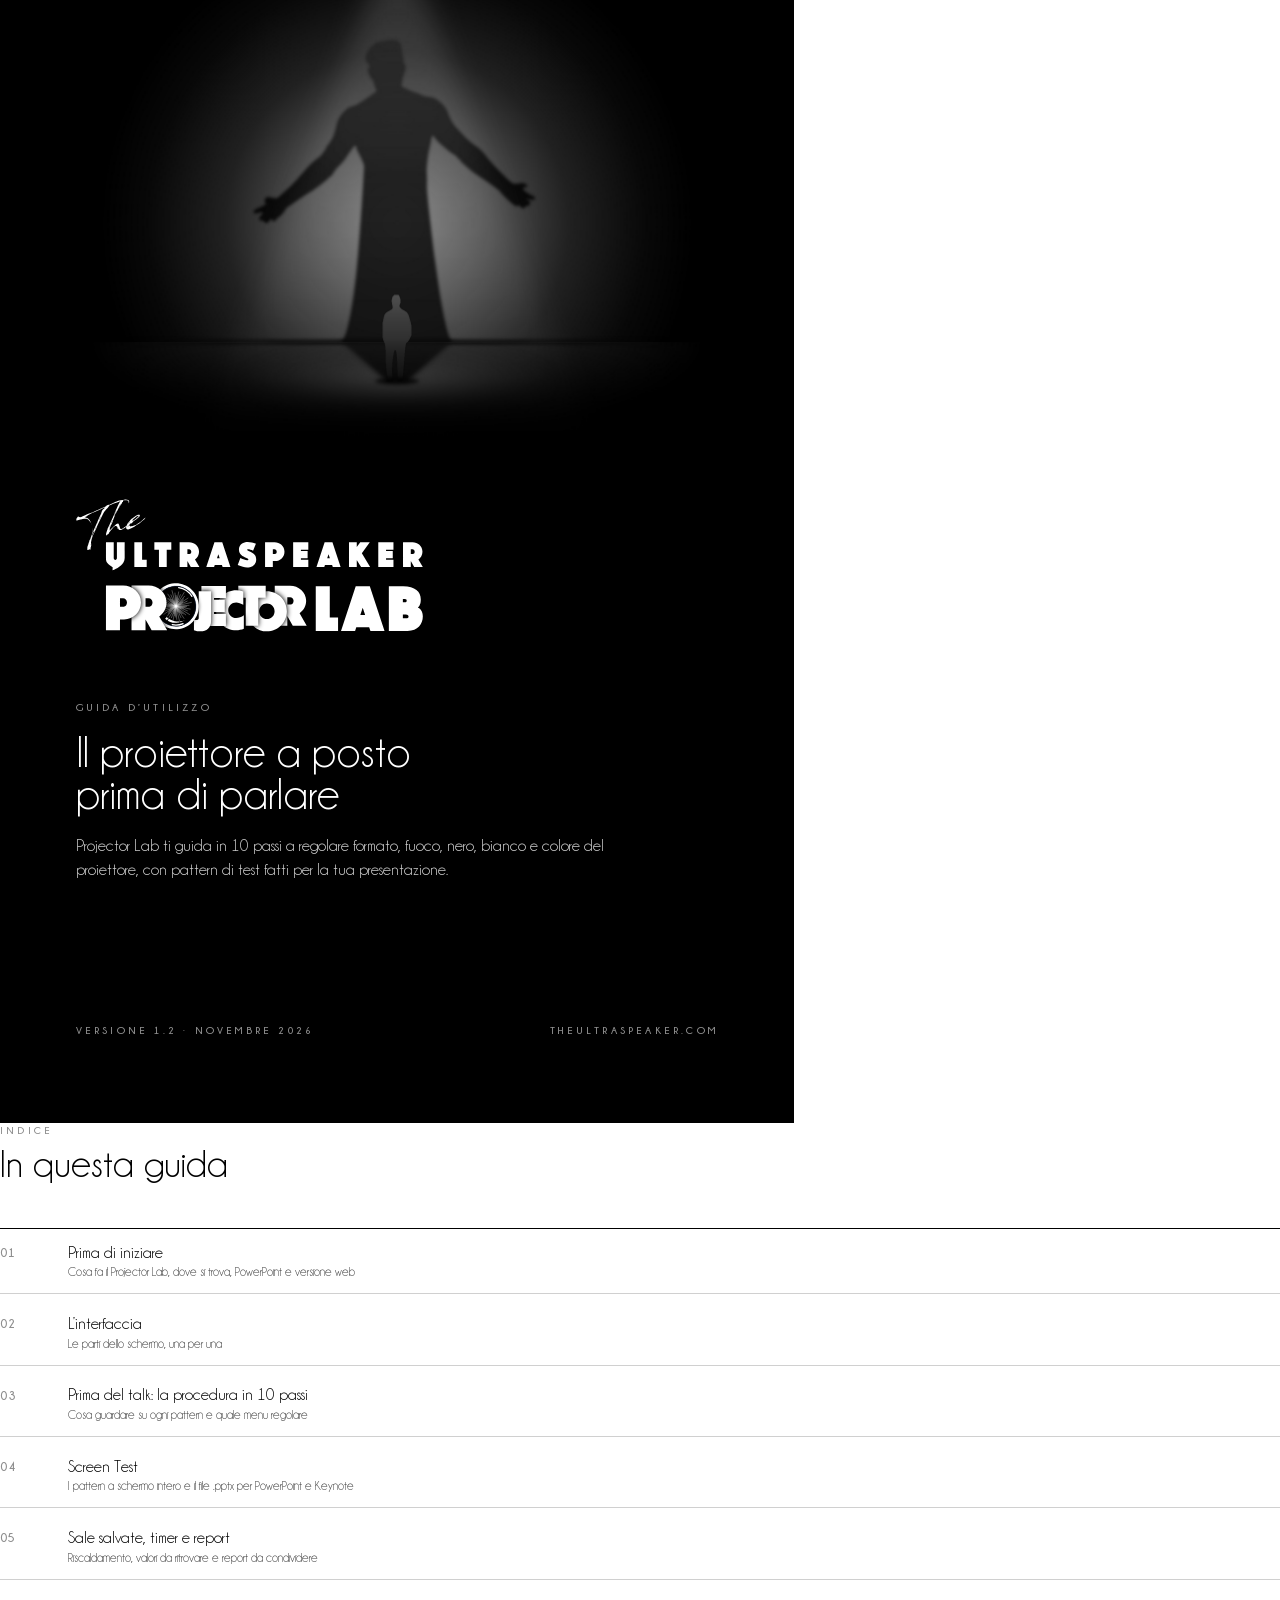
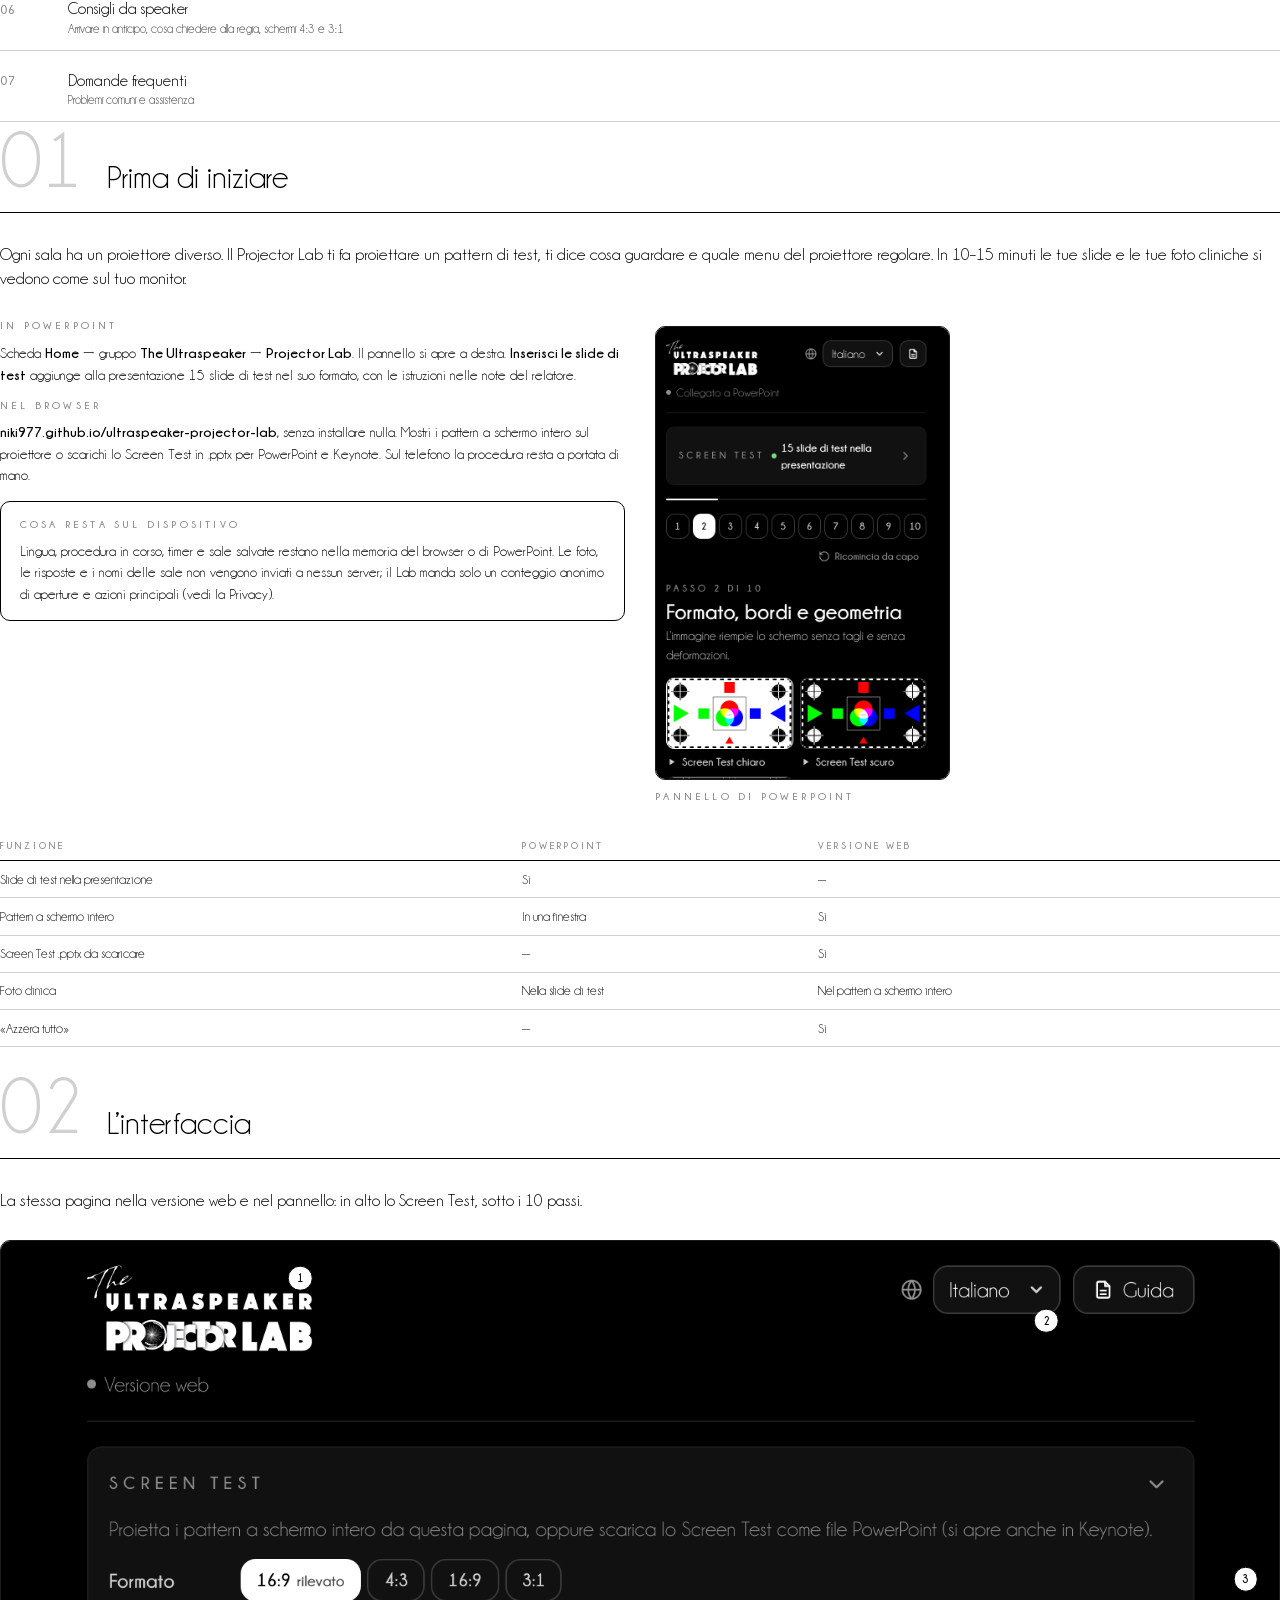
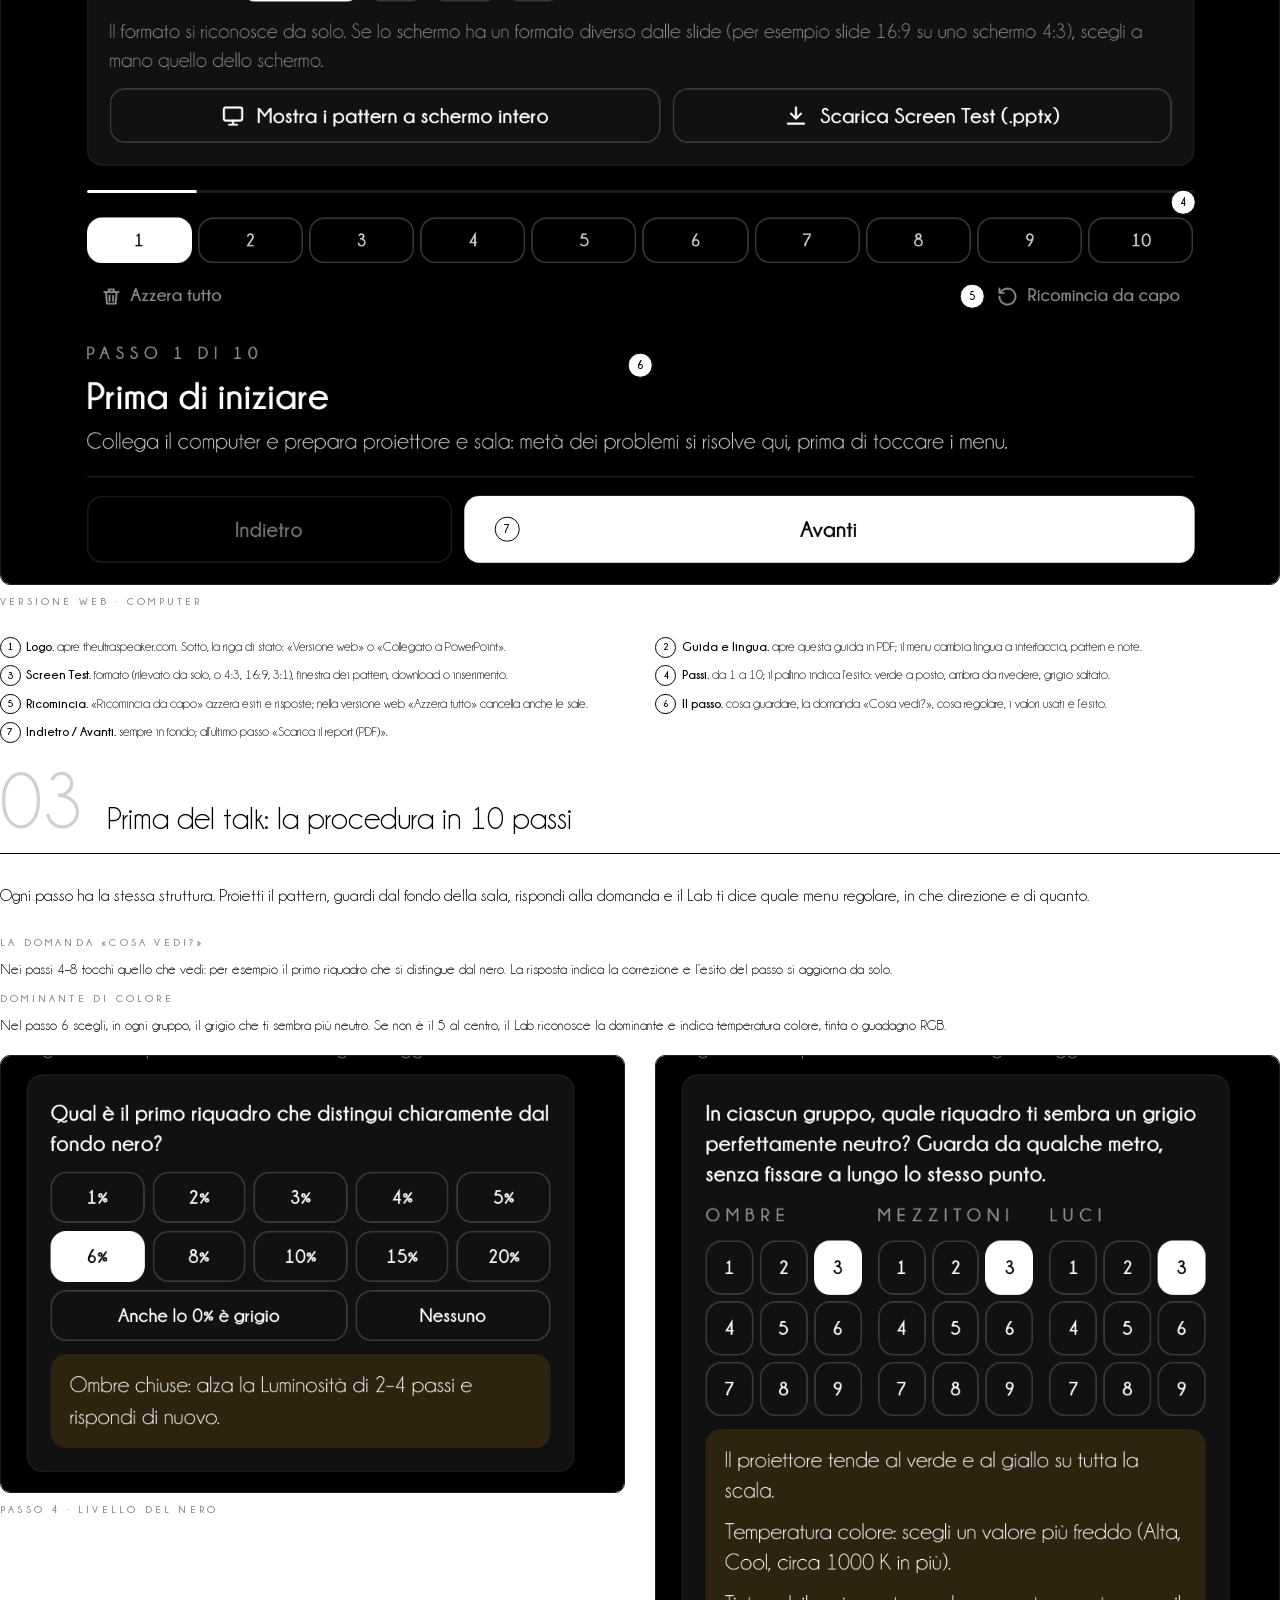
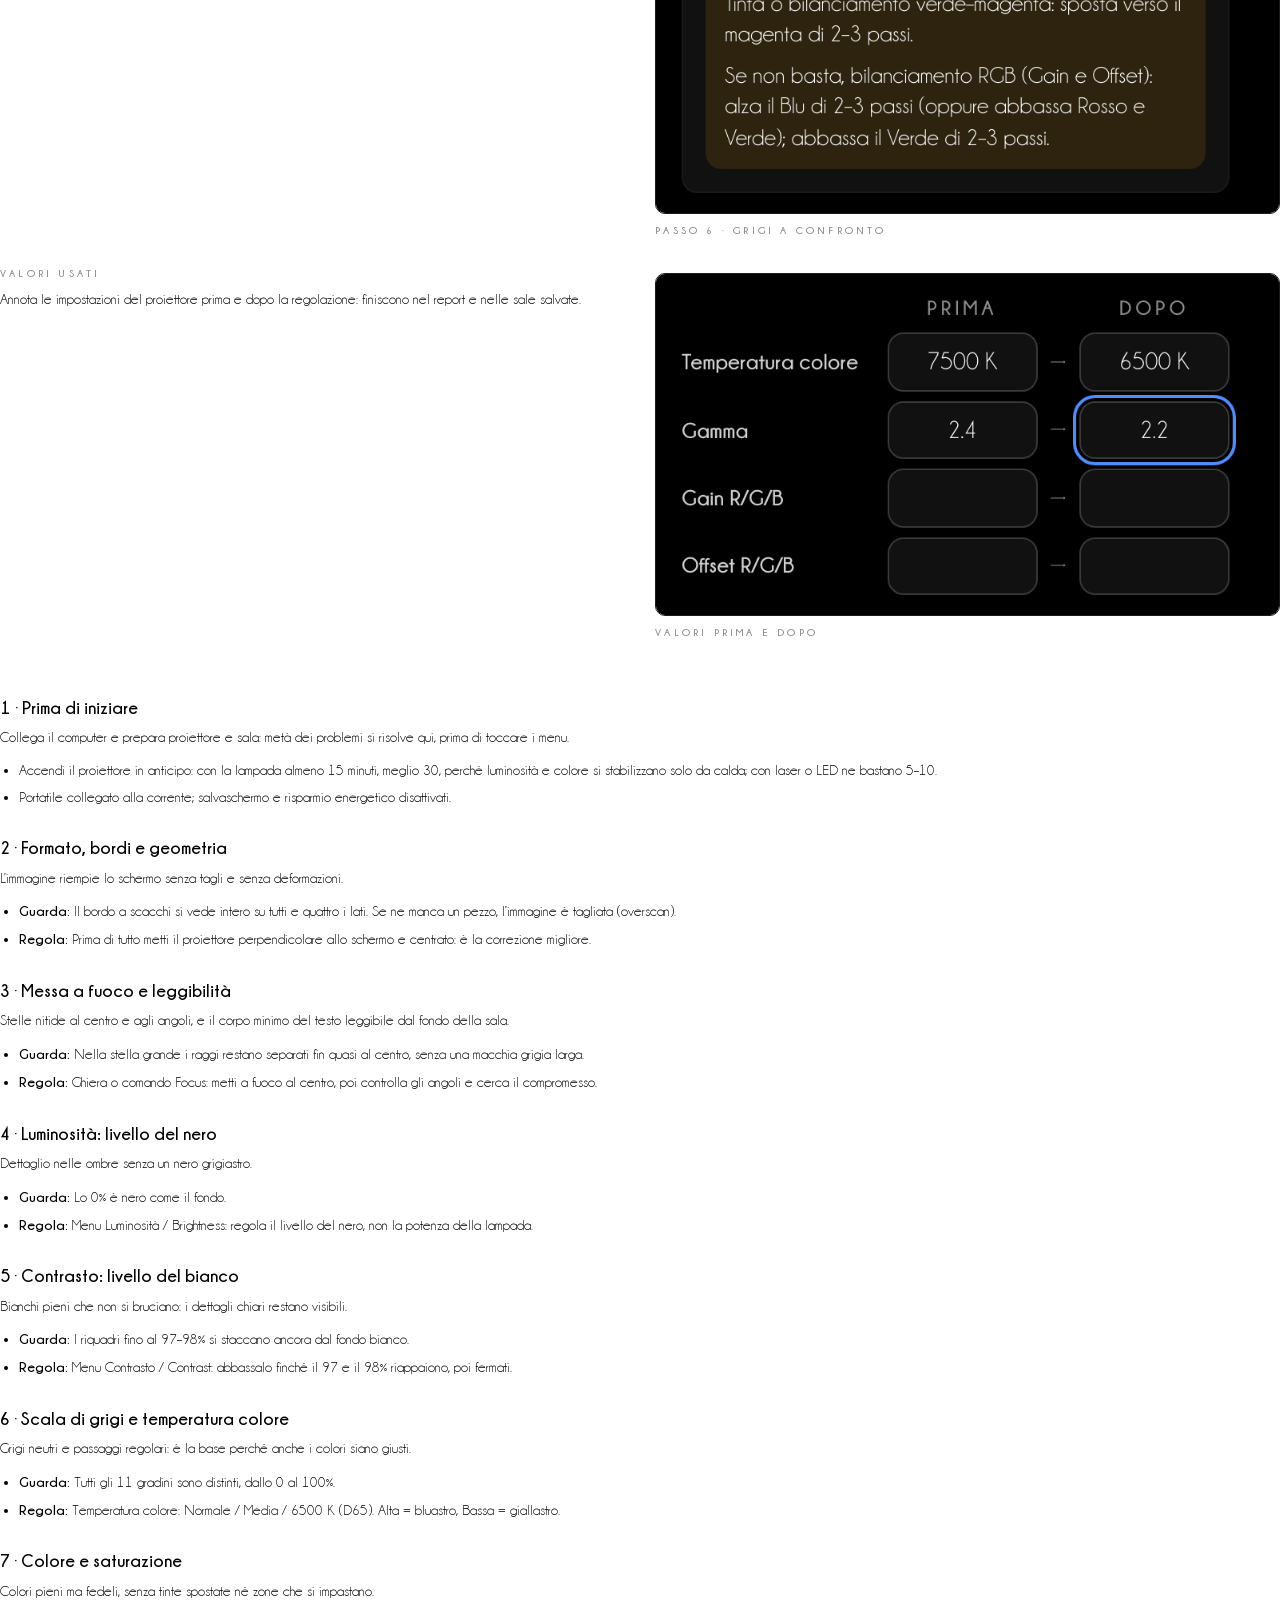
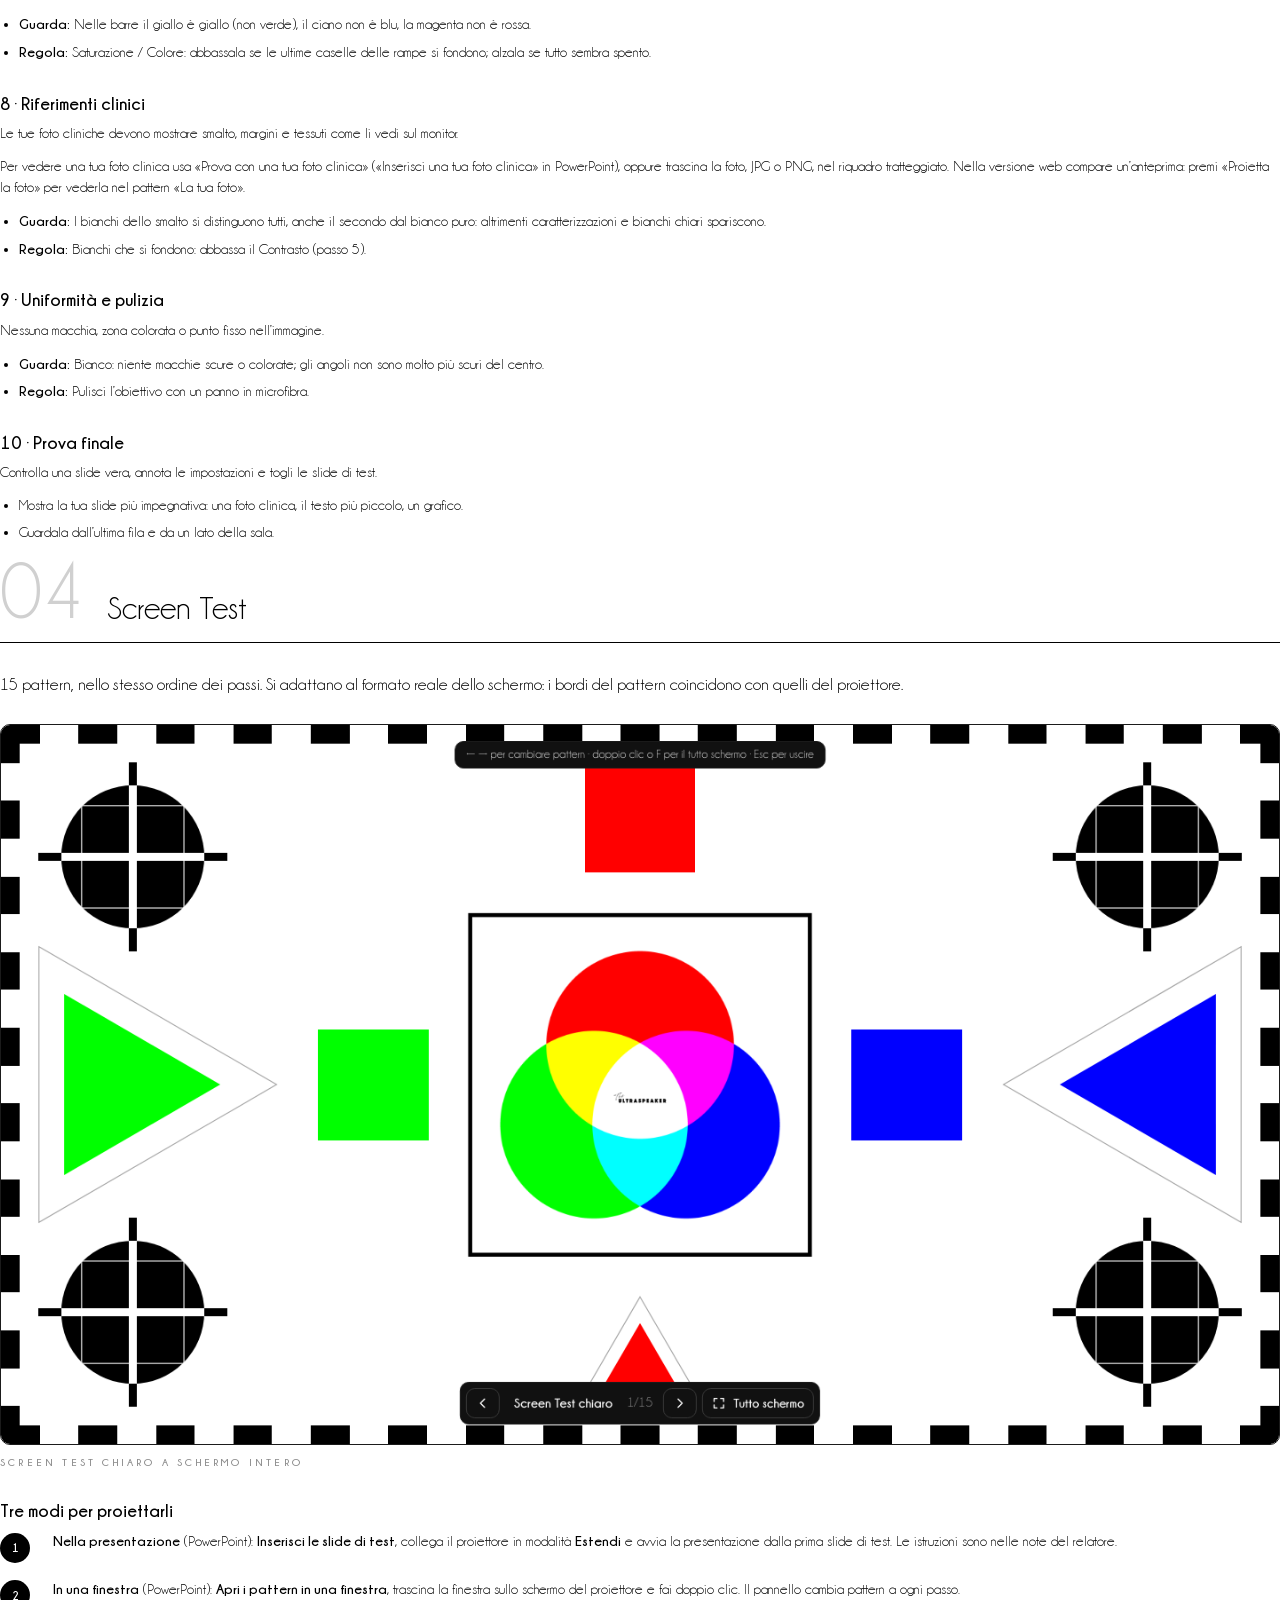
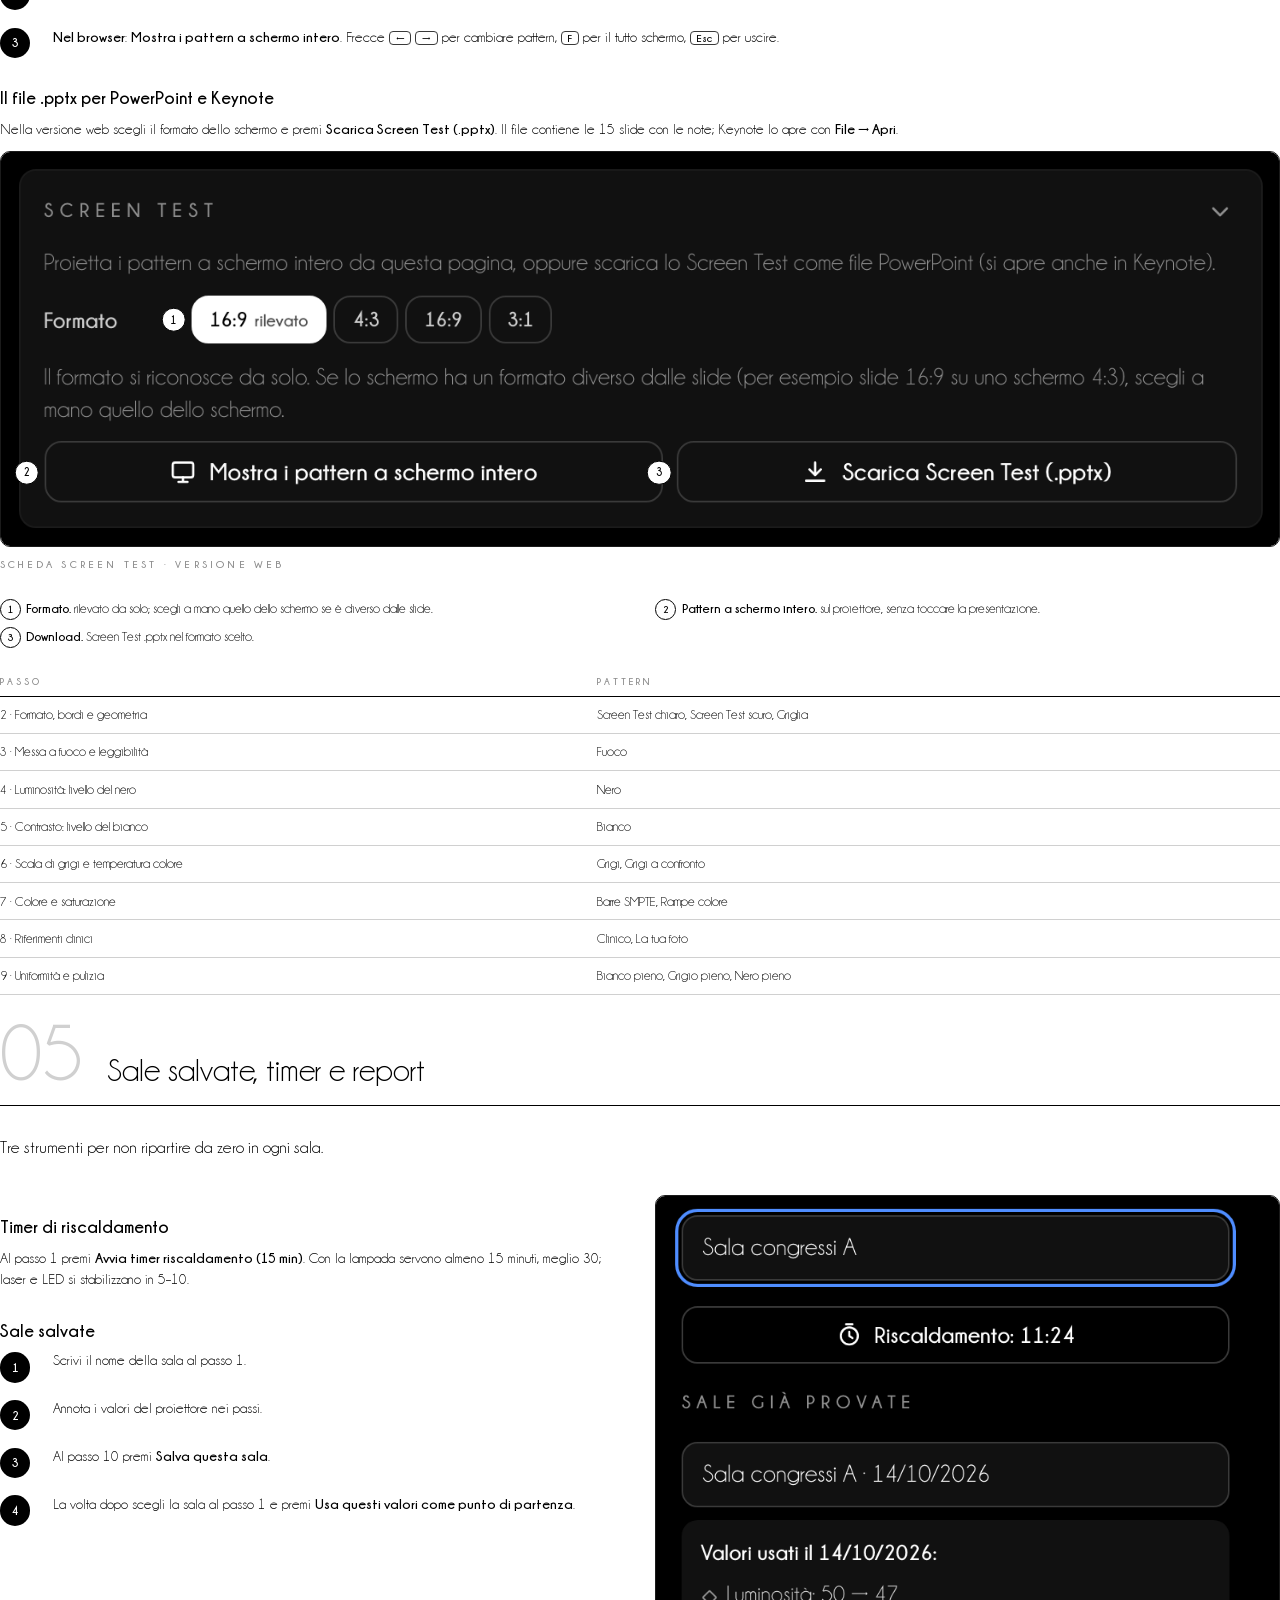
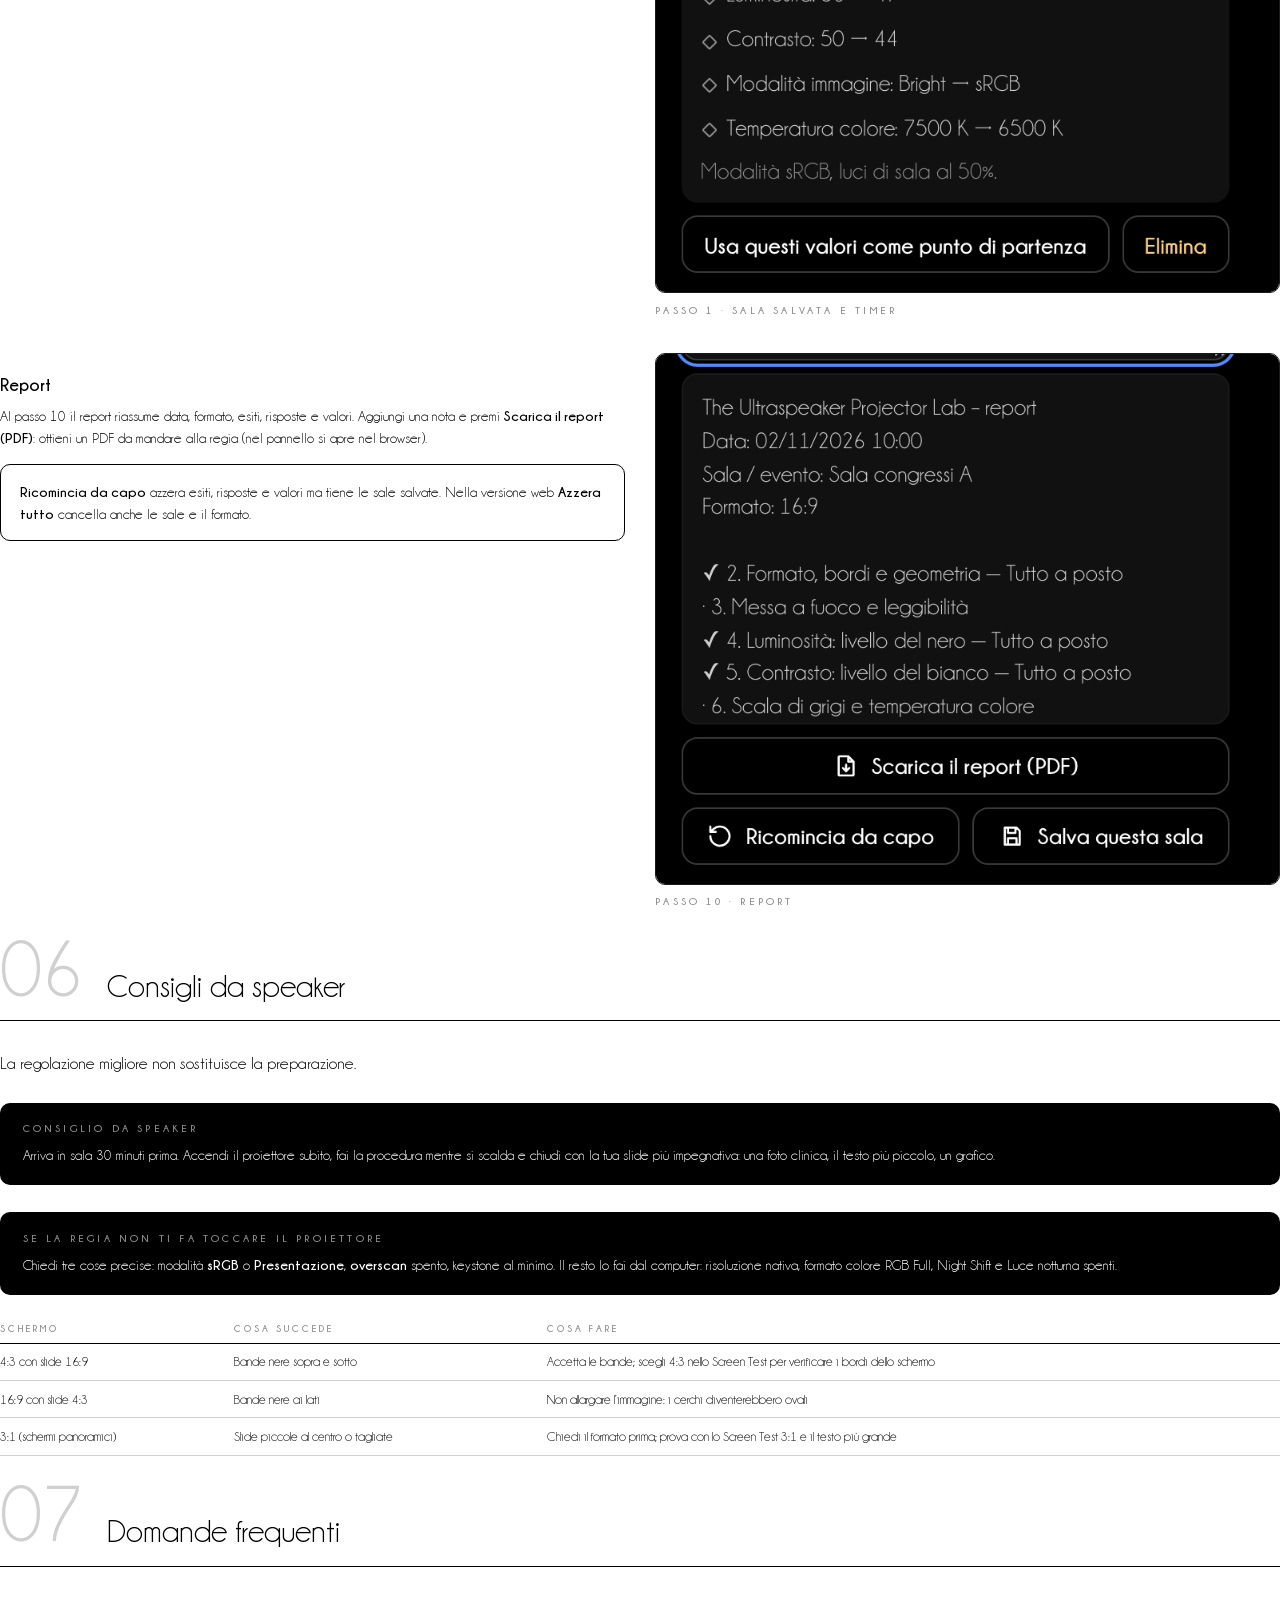
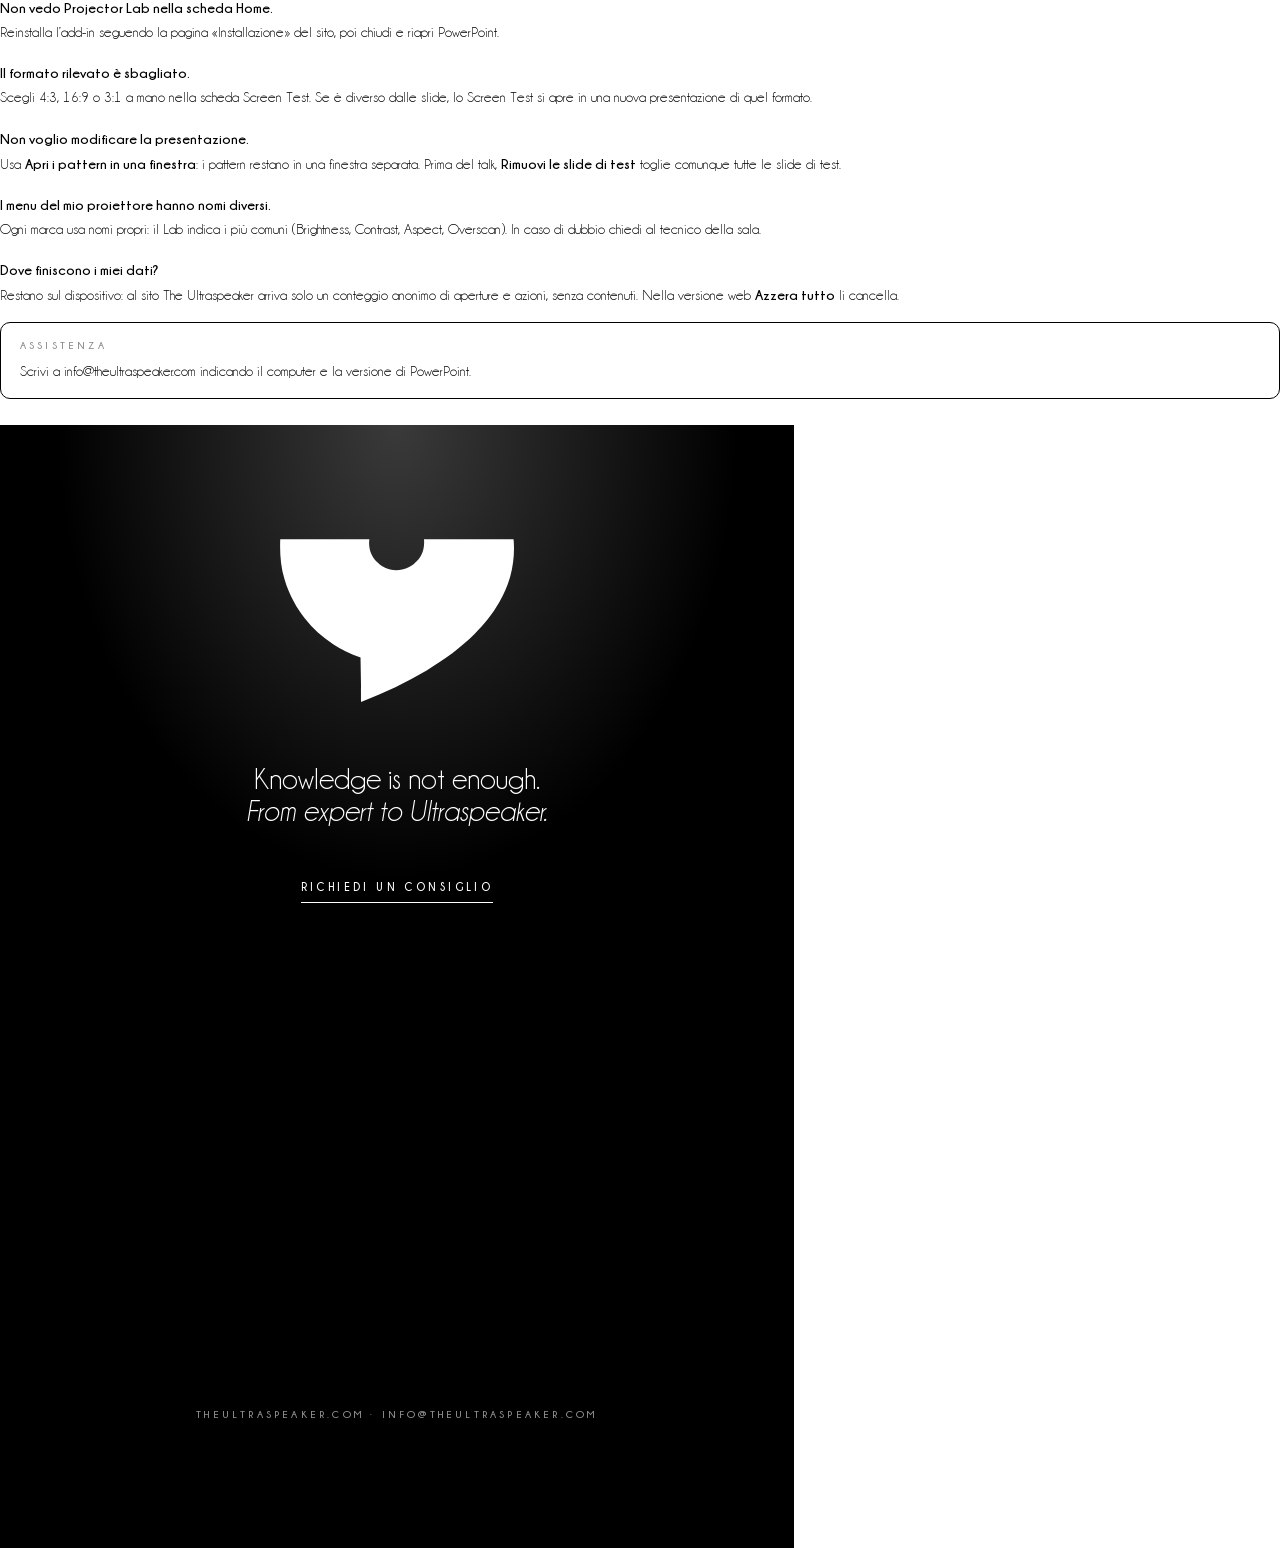
<file: guide/src/guide.it.html>
<!doctype html>
<!-- Guida d'utilizzo del Projector Lab (it). Modello: shared/guide/guide-template.html · PDF: node shared/guide/build-guide.mjs
     Screenshot: node guide/capture.mjs · I nomi dei pulsanti sono quelli dell'interfaccia in questa lingua. -->
<html lang="it">
<head>
<meta charset="utf-8">
<title>The Ultraspeaker Projector Lab · Guida d’utilizzo</title>
<link rel="stylesheet" href="../../shared/guide/ultraspeaker-guide.css">
<style>@page{@bottom-left{content:"THE ULTRASPEAKER  ·  PROJECTOR LAB  ·  GUIDA";font:700 7pt "Champagne & Limousines",sans-serif;letter-spacing:.32em;color:#8E8E8E;vertical-align:top;padding-top:6mm}}</style>
</head>
<body>

<section class="g-cover">
  <img class="g-cover-shadow" src="../../shared/guide/the-shadow.jpg" alt="">
  <div class="g-cover-body">
    <img class="g-cover-logo" src="../../assets/logo-projector-lab-white.svg" alt="The Ultraspeaker Projector Lab">
    <p class="g-cover-kicker">Guida d’utilizzo</p>
    <h1 class="g-cover-title">Il proiettore a posto<br>prima di parlare</h1>
    <p class="g-cover-sub">Projector Lab ti guida in 10 passi a regolare formato, fuoco, nero, bianco e colore del proiettore, con pattern di test fatti per la tua presentazione.</p>
    <div class="g-cover-meta"><span>Versione 1.2 · Novembre 2026</span><span>theultraspeaker.com</span></div>
  </div>
</section>

<section class="g-toc">
  <p class="g-label">Indice</p>
  <h1>In questa guida</h1>
  <ol>
    <li><span>01</span><span>Prima di iniziare<small>Cosa fa il Projector Lab, dove si trova, PowerPoint e versione web</small></span></li>
    <li><span>02</span><span>L’interfaccia<small>Le parti dello schermo, una per una</small></span></li>
    <li><span>03</span><span>Prima del talk: la procedura in 10 passi<small>Cosa guardare su ogni pattern e quale menu regolare</small></span></li>
    <li><span>04</span><span>Screen Test<small>I pattern a schermo intero e il file .pptx per PowerPoint e Keynote</small></span></li>
    <li><span>05</span><span>Sale salvate, timer e report<small>Riscaldamento, valori da ritrovare e report da condividere</small></span></li>
    <li><span>06</span><span>Consigli da speaker<small>Arrivare in anticipo, cosa chiedere alla regia, schermi 4:3 e 3:1</small></span></li>
    <li><span>07</span><span>Domande frequenti<small>Problemi comuni e assistenza</small></span></li>
  </ol>
</section>

<section class="g-chapter">
  <div class="g-chapter-head"><span class="g-chapter-num">01</span><h2 class="g-chapter-title">Prima di iniziare</h2></div>
  <p class="g-chapter-lead">Ogni sala ha un proiettore diverso. Il Projector Lab ti fa proiettare un pattern di test, ti dice cosa guardare e quale menu del proiettore regolare. In 10–15 minuti le tue slide e le tue foto cliniche si vedono come sul tuo monitor.</p>
  <div class="g-cols">
    <div>
      <p class="g-label">In PowerPoint</p>
      <p>Scheda <b>Home</b> → gruppo <b>The Ultraspeaker</b> → <b>Projector Lab</b>. Il pannello si apre a destra. <b>Inserisci le slide di test</b> aggiunge alla presentazione 15 slide di test nel suo formato, con le istruzioni nelle note del relatore.</p>
      <p class="g-label">Nel browser</p>
      <p><b>niki977.github.io/ultraspeaker-projector-lab</b>, senza installare nulla. Mostri i pattern a schermo intero sul proiettore o scarichi lo Screen Test in .pptx per PowerPoint e Keynote. Sul telefono la procedura resta a portata di mano.</p>
      <div class="g-note"><p class="g-label">Cosa resta sul dispositivo</p><p>Lingua, procedura in corso, timer e sale salvate restano nella memoria del browser o di PowerPoint. Le foto, le risposte e i nomi delle sale non vengono inviati a nessun server; il Lab manda solo un conteggio anonimo di aperture e azioni principali (vedi la Privacy).</p></div>
    </div>
    <figure class="g-shot g-shot--panel">
    <div class="g-shot-frame"><img src="../img/it/01-panel.png" alt=""></div>
    <figcaption>Pannello di PowerPoint</figcaption>
  </figure>
  </div>
  <table>
<tr><th>Funzione</th><th>PowerPoint</th><th>Versione web</th></tr>
<tr><td>Slide di test nella presentazione</td><td>Sì</td><td>—</td></tr>
<tr><td>Pattern a schermo intero</td><td>In una finestra</td><td>Sì</td></tr>
<tr><td>Screen Test .pptx da scaricare</td><td>—</td><td>Sì</td></tr>
<tr><td>Foto clinica</td><td>Nella slide di test</td><td>Nel pattern a schermo intero</td></tr>
<tr><td>«Azzera tutto»</td><td>—</td><td>Sì</td></tr>
</table>
</section>

<section class="g-chapter">
  <div class="g-chapter-head"><span class="g-chapter-num">02</span><h2 class="g-chapter-title">L’interfaccia</h2></div>
  <p class="g-chapter-lead">La stessa pagina nella versione web e nel pannello: in alto lo Screen Test, sotto i 10 passi.</p>
  <figure class="g-shot">
    <div class="g-shot-frame">
      <img src="../img/it/01-web.png" alt="">
      <span class="g-pin" style="left:23.4%;top:4%">1</span>
      <span class="g-pin" style="left:81.8%;top:8.5%">2</span>
      <span class="g-pin" style="left:97.4%;top:35.9%">3</span>
      <span class="g-pin" style="left:92.5%;top:59.5%">4</span>
      <span class="g-pin" style="left:76%;top:69.5%">5</span>
      <span class="g-pin" style="left:50%;top:76.8%">6</span>
      <span class="g-pin" style="left:39.6%;top:94.2%">7</span>
    </div>
    <figcaption>Versione web · computer</figcaption>
  </figure>
  <ol class="g-legend">
    <li><span>1</span><span><b>Logo.</b> apre theultraspeaker.com. Sotto, la riga di stato: «Versione web» o «Collegato a PowerPoint».</span></li>
    <li><span>2</span><span><b>Guida e lingua.</b> apre questa guida in PDF; il menu cambia lingua a interfaccia, pattern e note.</span></li>
    <li><span>3</span><span><b>Screen Test.</b> formato (rilevato da solo, o 4:3, 16:9, 3:1), finestra dei pattern, download o inserimento.</span></li>
    <li><span>4</span><span><b>Passi.</b> da 1 a 10; il pallino indica l’esito: verde a posto, ambra da rivedere, grigio saltato.</span></li>
    <li><span>5</span><span><b>Ricomincia.</b> «Ricomincia da capo» azzera esiti e risposte; nella versione web «Azzera tutto» cancella anche le sale.</span></li>
    <li><span>6</span><span><b>Il passo.</b> cosa guardare, la domanda «Cosa vedi?», cosa regolare, i valori usati e l’esito.</span></li>
    <li><span>7</span><span><b>Indietro / Avanti.</b> sempre in fondo; all’ultimo passo «Scarica il report (PDF)».</span></li>
  </ol>
</section>

<section class="g-chapter">
  <div class="g-chapter-head"><span class="g-chapter-num">03</span><h2 class="g-chapter-title">Prima del talk: la procedura in 10 passi</h2></div>
  <p class="g-chapter-lead">Ogni passo ha la stessa struttura. Proietti il pattern, guardi dal fondo della sala, rispondi alla domanda e il Lab ti dice quale menu regolare, in che direzione e di quanto.</p>
  <p class="g-label">La domanda «Cosa vedi?»</p>
  <p>Nei passi 4–8 tocchi quello che vedi: per esempio il primo riquadro che si distingue dal nero. La risposta indica la correzione e l’esito del passo si aggiorna da solo.</p>
  <p class="g-label">Dominante di colore</p>
  <p>Nel passo 6 scegli, in ogni gruppo, il grigio che ti sembra più neutro. Se non è il 5 al centro, il Lab riconosce la dominante e indica temperatura colore, tinta o guadagno RGB.</p>
  <div class="g-cols">
    <figure class="g-shot">
    <div class="g-shot-frame"><img src="../img/it/03-black.png" alt=""></div>
    <figcaption>Passo 4 · livello del nero</figcaption>
  </figure>
    <figure class="g-shot">
    <div class="g-shot-frame"><img src="../img/it/03-cast.png" alt=""></div>
    <figcaption>Passo 6 · grigi a confronto</figcaption>
  </figure>
  </div>
  <div class="g-cols">
    <div>
      <p class="g-label">Valori usati</p>
      <p>Annota le impostazioni del proiettore prima e dopo la regolazione: finiscono nel report e nelle sale salvate.</p>
    </div>
    <figure class="g-shot">
    <div class="g-shot-frame"><img src="../img/it/03-values.png" alt=""></div>
    <figcaption>Valori prima e dopo</figcaption>
  </figure>
  </div>
<h3>1 · Prima di iniziare</h3>
<p>Collega il computer e prepara proiettore e sala: metà dei problemi si risolve qui, prima di toccare i menu.</p>
<ul><li>Accendi il proiettore in anticipo: con la lampada almeno 15 minuti, meglio 30, perché luminosità e colore si stabilizzano solo da calda; con laser o LED ne bastano 5–10.</li><li>Portatile collegato alla corrente; salvaschermo e risparmio energetico disattivati.</li></ul>
<h3>2 · Formato, bordi e geometria</h3>
<p>L’immagine riempie lo schermo senza tagli e senza deformazioni.</p>
<ul><li><b>Guarda:</b> Il bordo a scacchi si vede intero su tutti e quattro i lati. Se ne manca un pezzo, l’immagine è tagliata (overscan).</li><li><b>Regola:</b> Prima di tutto metti il proiettore perpendicolare allo schermo e centrato: è la correzione migliore.</li></ul>
<h3>3 · Messa a fuoco e leggibilità</h3>
<p>Stelle nitide al centro e agli angoli, e il corpo minimo del testo leggibile dal fondo della sala.</p>
<ul><li><b>Guarda:</b> Nella stella grande i raggi restano separati fin quasi al centro, senza una macchia grigia larga.</li><li><b>Regola:</b> Ghiera o comando Focus: metti a fuoco al centro, poi controlla gli angoli e cerca il compromesso.</li></ul>
<h3>4 · Luminosità: livello del nero</h3>
<p>Dettaglio nelle ombre senza un nero grigiastro.</p>
<ul><li><b>Guarda:</b> Lo 0% è nero come il fondo.</li><li><b>Regola:</b> Menu Luminosità / Brightness: regola il livello del nero, non la potenza della lampada.</li></ul>
<h3>5 · Contrasto: livello del bianco</h3>
<p>Bianchi pieni che non si bruciano: i dettagli chiari restano visibili.</p>
<ul><li><b>Guarda:</b> I riquadri fino al 97–98% si staccano ancora dal fondo bianco.</li><li><b>Regola:</b> Menu Contrasto / Contrast: abbassalo finché il 97 e il 98% riappaiono, poi fermati.</li></ul>
<h3>6 · Scala di grigi e temperatura colore</h3>
<p>Grigi neutri e passaggi regolari: è la base perché anche i colori siano giusti.</p>
<ul><li><b>Guarda:</b> Tutti gli 11 gradini sono distinti, dallo 0 al 100%.</li><li><b>Regola:</b> Temperatura colore: Normale / Media / 6500 K (D65). Alta = bluastro, Bassa = giallastro.</li></ul>
<h3>7 · Colore e saturazione</h3>
<p>Colori pieni ma fedeli, senza tinte spostate né zone che si impastano.</p>
<ul><li><b>Guarda:</b> Nelle barre il giallo è giallo (non verde), il ciano non è blu, la magenta non è rossa.</li><li><b>Regola:</b> Saturazione / Colore: abbassala se le ultime caselle delle rampe si fondono; alzala se tutto sembra spento.</li></ul>
<h3>8 · Riferimenti clinici</h3>
<p>Le tue foto cliniche devono mostrare smalto, margini e tessuti come li vedi sul monitor.</p>
<p>Per vedere una tua foto clinica usa «Prova con una tua foto clinica» («Inserisci una tua foto clinica» in PowerPoint), oppure trascina la foto, JPG o PNG, nel riquadro tratteggiato. Nella versione web compare un’anteprima: premi «Proietta la foto» per vederla nel pattern «La tua foto».</p>
<ul><li><b>Guarda:</b> I bianchi dello smalto si distinguono tutti, anche il secondo dal bianco puro: altrimenti caratterizzazioni e bianchi chiari spariscono.</li><li><b>Regola:</b> Bianchi che si fondono: abbassa il Contrasto (passo 5).</li></ul>
<h3>9 · Uniformità e pulizia</h3>
<p>Nessuna macchia, zona colorata o punto fisso nell’immagine.</p>
<ul><li><b>Guarda:</b> Bianco: niente macchie scure o colorate; gli angoli non sono molto più scuri del centro.</li><li><b>Regola:</b> Pulisci l’obiettivo con un panno in microfibra.</li></ul>
<h3>10 · Prova finale</h3>
<p>Controlla una slide vera, annota le impostazioni e togli le slide di test.</p>
<ul><li>Mostra la tua slide più impegnativa: una foto clinica, il testo più piccolo, un grafico.</li><li>Guardala dall’ultima fila e da un lato della sala.</li></ul>
</section>

<section class="g-chapter">
  <div class="g-chapter-head"><span class="g-chapter-num">04</span><h2 class="g-chapter-title">Screen Test</h2></div>
  <p class="g-chapter-lead">15 pattern, nello stesso ordine dei passi. Si adattano al formato reale dello schermo: i bordi del pattern coincidono con quelli del proiettore.</p>
  <figure class="g-shot">
    <div class="g-shot-frame"><img src="../img/it/04-pattern.png" alt=""></div>
    <figcaption>Screen Test chiaro a schermo intero</figcaption>
  </figure>
  <h3>Tre modi per proiettarli</h3>
  <ol class="g-steps">
    <li><div><b>Nella presentazione</b> (PowerPoint): <b>Inserisci le slide di test</b>, collega il proiettore in modalità <b>Estendi</b> e avvia la presentazione dalla prima slide di test. Le istruzioni sono nelle note del relatore.</div></li>
    <li><div><b>In una finestra</b> (PowerPoint): <b>Apri i pattern in una finestra</b>, trascina la finestra sullo schermo del proiettore e fai doppio clic. Il pannello cambia pattern a ogni passo.</div></li>
    <li><div><b>Nel browser</b>: <b>Mostra i pattern a schermo intero</b>. Frecce <kbd>←</kbd> <kbd>→</kbd> per cambiare pattern, <kbd>F</kbd> per il tutto schermo, <kbd>Esc</kbd> per uscire.</div></li>
  </ol>
  <h3>Il file .pptx per PowerPoint e Keynote</h3>
  <p>Nella versione web scegli il formato dello schermo e premi <b>Scarica Screen Test (.pptx)</b>. Il file contiene le 15 slide con le note; Keynote lo apre con <b>File → Apri</b>.</p>
  <figure class="g-shot">
    <div class="g-shot-frame">
      <img src="../img/it/04-setup.png" alt="">
      <span class="g-pin" style="left:13.5%;top:42.5%">1</span>
      <span class="g-pin" style="left:2%;top:81.3%">2</span>
      <span class="g-pin" style="left:51.5%;top:81.3%">3</span>
    </div>
    <figcaption>Scheda Screen Test · versione web</figcaption>
  </figure>
  <ol class="g-legend">
    <li><span>1</span><span><b>Formato.</b> rilevato da solo; scegli a mano quello dello schermo se è diverso dalle slide.</span></li>
    <li><span>2</span><span><b>Pattern a schermo intero.</b> sul proiettore, senza toccare la presentazione.</span></li>
    <li><span>3</span><span><b>Download.</b> Screen Test .pptx nel formato scelto.</span></li>
  </ol>
  <table>
<tr><th>Passo</th><th>Pattern</th></tr>
<tr><td>2 · Formato, bordi e geometria</td><td>Screen Test chiaro, Screen Test scuro, Griglia</td></tr>
<tr><td>3 · Messa a fuoco e leggibilità</td><td>Fuoco</td></tr>
<tr><td>4 · Luminosità: livello del nero</td><td>Nero</td></tr>
<tr><td>5 · Contrasto: livello del bianco</td><td>Bianco</td></tr>
<tr><td>6 · Scala di grigi e temperatura colore</td><td>Grigi, Grigi a confronto</td></tr>
<tr><td>7 · Colore e saturazione</td><td>Barre SMPTE, Rampe colore</td></tr>
<tr><td>8 · Riferimenti clinici</td><td>Clinico, La tua foto</td></tr>
<tr><td>9 · Uniformità e pulizia</td><td>Bianco pieno, Grigio pieno, Nero pieno</td></tr>
</table>
</section>

<section class="g-chapter">
  <div class="g-chapter-head"><span class="g-chapter-num">05</span><h2 class="g-chapter-title">Sale salvate, timer e report</h2></div>
  <p class="g-chapter-lead">Tre strumenti per non ripartire da zero in ogni sala.</p>
  <div class="g-cols">
    <div>
      <h3>Timer di riscaldamento</h3>
      <p>Al passo 1 premi <b>Avvia timer riscaldamento (15 min)</b>. Con la lampada servono almeno 15 minuti, meglio 30; laser e LED si stabilizzano in 5–10.</p>
      <h3>Sale salvate</h3>
      <ol class="g-steps">
        <li><div>Scrivi il nome della sala al passo 1.</div></li>
        <li><div>Annota i valori del proiettore nei passi.</div></li>
        <li><div>Al passo 10 premi <b>Salva questa sala</b>.</div></li>
        <li><div>La volta dopo scegli la sala al passo 1 e premi <b>Usa questi valori come punto di partenza</b>.</div></li>
      </ol>
    </div>
    <figure class="g-shot">
    <div class="g-shot-frame"><img src="../img/it/05-venue.png" alt=""></div>
    <figcaption>Passo 1 · sala salvata e timer</figcaption>
  </figure>
  </div>
  <div class="g-cols">
    <div>
      <h3>Report</h3>
      <p>Al passo 10 il report riassume data, formato, esiti, risposte e valori. Aggiungi una nota e premi <b>Scarica il report (PDF)</b>: ottieni un PDF da mandare alla regia (nel pannello si apre nel browser).</p>
      <div class="g-note"><p><b>Ricomincia da capo</b> azzera esiti, risposte e valori ma tiene le sale salvate. Nella versione web <b>Azzera tutto</b> cancella anche le sale e il formato.</p></div>
    </div>
    <figure class="g-shot">
    <div class="g-shot-frame"><img src="../img/it/05-report.png" alt=""></div>
    <figcaption>Passo 10 · report</figcaption>
  </figure>
  </div>
</section>

<section class="g-chapter">
  <div class="g-chapter-head"><span class="g-chapter-num">06</span><h2 class="g-chapter-title">Consigli da speaker</h2></div>
  <p class="g-chapter-lead">La regolazione migliore non sostituisce la preparazione.</p>
  <div class="g-tip"><p class="g-label">Consiglio da speaker</p><p>Arriva in sala 30 minuti prima. Accendi il proiettore subito, fai la procedura mentre si scalda e chiudi con la tua slide più impegnativa: una foto clinica, il testo più piccolo, un grafico.</p></div>
  <div class="g-tip"><p class="g-label">Se la regia non ti fa toccare il proiettore</p><p>Chiedi tre cose precise: modalità <b>sRGB</b> o <b>Presentazione</b>, <b>overscan</b> spento, keystone al minimo. Il resto lo fai dal computer: risoluzione nativa, formato colore RGB Full, Night Shift e Luce notturna spenti.</p></div>
  <table>
<tr><th>Schermo</th><th>Cosa succede</th><th>Cosa fare</th></tr>
<tr><td>4:3 con slide 16:9</td><td>Bande nere sopra e sotto</td><td>Accetta le bande; scegli 4:3 nello Screen Test per verificare i bordi dello schermo</td></tr>
<tr><td>16:9 con slide 4:3</td><td>Bande nere ai lati</td><td>Non allargare l’immagine: i cerchi diventerebbero ovali</td></tr>
<tr><td>3:1 (schermi panoramici)</td><td>Slide piccole al centro o tagliate</td><td>Chiedi il formato prima; prova con lo Screen Test 3:1 e il testo più grande</td></tr>
</table>
</section>

<section class="g-chapter">
  <div class="g-chapter-head"><span class="g-chapter-num">07</span><h2 class="g-chapter-title">Domande frequenti</h2></div>
  <dl class="g-faq">
    <dt>Non vedo Projector Lab nella scheda Home.</dt>
    <dd>Reinstalla l’add-in seguendo la pagina «Installazione» del sito, poi chiudi e riapri PowerPoint.</dd>
    <dt>Il formato rilevato è sbagliato.</dt>
    <dd>Scegli 4:3, 16:9 o 3:1 a mano nella scheda Screen Test. Se è diverso dalle slide, lo Screen Test si apre in una nuova presentazione di quel formato.</dd>
    <dt>Non voglio modificare la presentazione.</dt>
    <dd>Usa <b>Apri i pattern in una finestra</b>: i pattern restano in una finestra separata. Prima del talk, <b>Rimuovi le slide di test</b> toglie comunque tutte le slide di test.</dd>
    <dt>I menu del mio proiettore hanno nomi diversi.</dt>
    <dd>Ogni marca usa nomi propri: il Lab indica i più comuni (Brightness, Contrast, Aspect, Overscan). In caso di dubbio chiedi al tecnico della sala.</dd>
    <dt>Dove finiscono i miei dati?</dt>
    <dd>Restano sul dispositivo: al sito The Ultraspeaker arriva solo un conteggio anonimo di aperture e azioni, senza contenuti. Nella versione web <b>Azzera tutto</b> li cancella.</dd>
  </dl>
  <div class="g-note"><p class="g-label">Assistenza</p><p>Scrivi a info@theultraspeaker.com indicando il computer e la versione di PowerPoint.</p></div>
</section>

<section class="g-back">
  <img class="g-back-arena" src="../../shared/guide/arena-white.svg" alt="">
  <p class="g-back-claim">Knowledge is not enough.<br><i>From expert to Ultraspeaker.</i></p>
  <a class="g-back-cta" href="mailto:info@theultraspeaker.com?subject=Richiedi%20un%20consiglio">Richiedi un consiglio</a>
  <p class="g-back-contacts">theultraspeaker.com · info@theultraspeaker.com</p>
</section>

</body>
</html>
</file>
<file: shared/ultraspeaker-lab.css>
/* ==========================================================================
   The Ultraspeaker Lab — stile comune  ·  versione 1.5 (novembre 2026)
   File IDENTICO in tutti i Lab: shared/ultraspeaker-lab.css
   Non modificarlo dentro un singolo Lab: si cambia qui e si ricopia in tutti.
   Ogni Lab mette le proprie regole in un secondo foglio, caricato DOPO questo,
   usando solo le variabili --us-* qui sotto.
   ========================================================================== */

/* Champagne & Limousines (Brand Book, p. 17) — i quattro file stanno in /fonts */
@font-face{font-family:"Champagne & Limousines";font-weight:100 549;font-style:normal;font-display:swap;src:url(../fonts/champagne-limousines-regular.woff2) format("woff2")}
@font-face{font-family:"Champagne & Limousines";font-weight:550 900;font-style:normal;font-display:swap;src:url(../fonts/champagne-limousines-bold.woff2) format("woff2")}
@font-face{font-family:"Champagne & Limousines";font-weight:100 549;font-style:italic;font-display:swap;src:url(../fonts/champagne-limousines-italic.woff2) format("woff2")}
@font-face{font-family:"Champagne & Limousines";font-weight:550 900;font-style:italic;font-display:swap;src:url(../fonts/champagne-limousines-bolditalic.woff2) format("woff2")}

:root{
  /* Palette del Brand Book (p. 16) */
  --us-stage-black:#000000;  /* sfondo di tutto */
  --us-backstage:#111111;    /* pannelli, campi, menu */
  --us-curtain:#1B1B1B;      /* superficie 2, bordi leggeri, divisori */
  --us-graphite:#3A3A3A;     /* bordi di pulsanti, campi, menu */
  --us-ash:#8E8E8E;          /* testo terziario, etichette, icone spente */
  --us-silver:#D0D0D0;       /* testo secondario, link */
  --us-house-lights:#F3F3F3; /* carta (anteprime chiare) */
  --us-spotlight:#FFFFFF;    /* testo principale, pulsante principale */

  /* Colori funzionali: solo nell'interfaccia, mai nei contenuti esportati */
  --us-focus:#4F8DFF;
  --us-warn:#FFCF80;  --us-warn-soft:#2D230F;
  --us-ok:#7DDC8A;    --us-ok-soft:#10261A;
  --us-crit:#FF7A7A;  --us-crit-soft:#2E1414;

  /* Forma */
  --us-radius:10px;
  --us-border:1px solid var(--us-graphite);
  --us-divider:1px solid var(--us-curtain);

  /* Tipografia */
  --us-font:"Champagne & Limousines","Avenir Next","Segoe UI",-apple-system,Arial,sans-serif;
  --us-text:14px;  --us-text-small:12.5px;  --us-label:11px;  --us-title:24px;

  /* Misure dei controlli */
  --us-h-primary:44px; --us-h-button:36px; --us-h-chip:28px; --us-h-lang:32px;

  color-scheme:dark;
}

/* ---------- Base ---------- */
*{box-sizing:border-box}
html{scrollbar-gutter:stable}
html,body{margin:0;min-height:100%;background:var(--us-stage-black)}
body{color:var(--us-spotlight);font:400 var(--us-text)/1.6 var(--us-font);font-size-adjust:.47;-webkit-font-smoothing:antialiased}
button,select,input,textarea{font:inherit;color:inherit}
button{cursor:pointer}
button:disabled,.us-btn:disabled{cursor:default;opacity:.45}
:focus-visible{outline:2px solid var(--us-focus);outline-offset:2px}
a{color:var(--us-silver);text-underline-offset:3px}
a:hover{color:var(--us-spotlight)}
[hidden]{display:none!important}
.us-sr{position:absolute;width:1px;height:1px;overflow:hidden;clip:rect(0 0 0 0);white-space:nowrap}

/* ---------- Pagina ---------- */
/* Larghezze: --narrow strumenti a un pannello, --wide anteprima affiancata; editor a tela senza classe */
.us-page{margin:0 auto;padding:0 16px 32px}
.us-page--narrow{max-width:760px}
.us-page--wide{max-width:1080px}
body.us-addin .us-page{max-width:none;padding:0 12px 24px}

/* ---------- Intestazione ---------- */
.us-header{display:flex;align-items:flex-start;justify-content:space-between;gap:12px;padding:16px 0 14px;border-bottom:var(--us-divider);margin-bottom:16px}
.us-logo{display:block;line-height:0}
.us-logo img{height:60px;width:auto;display:block}
.us-subtitle{margin:8px 0 0;font-size:var(--us-text-small);color:var(--us-ash);display:flex;align-items:center;gap:6px}
.us-subtitle .us-dot{width:6px;height:6px;border-radius:50%;background:var(--us-ash);flex:none}
.us-header-tools{display:flex;align-items:center;gap:8px;flex-wrap:wrap;justify-content:flex-end}
body.us-addin .us-logo img{height:44px}
@media (max-width:560px){.us-logo img{height:48px}}

/* ---------- Selettore lingua: mappamondo dentro il menu + nome intero ----------
   1.4: il mappamondo sta dentro il menu, a sinistra, come l'icona dentro «Guida» */
.us-lang{position:relative;display:inline-flex;align-items:center;color:var(--us-ash)}
.us-lang svg{position:absolute;left:10px;top:50%;width:14px;height:14px;transform:translateY(-50%);fill:none;stroke:currentColor;stroke-width:1.8;pointer-events:none}
.us-lang select{height:var(--us-h-lang);padding:0 28px 0 30px;background:var(--us-backstage) url("data:image/svg+xml,%3Csvg xmlns='http://www.w3.org/2000/svg' viewBox='0 0 12 12'%3E%3Cpath d='M3 4.5 6 7.5 9 4.5' fill='none' stroke='%23D0D0D0' stroke-width='1.5' stroke-linecap='round' stroke-linejoin='round'/%3E%3C/svg%3E") no-repeat right 9px center/12px;border:var(--us-border);border-radius:var(--us-radius);color:var(--us-spotlight);font-size:13px;-webkit-appearance:none;appearance:none;cursor:pointer}

/* ---------- Etichette di sezione ---------- */
.us-label{font-size:var(--us-label);font-weight:700;letter-spacing:.32em;text-transform:uppercase;color:var(--us-ash);margin:0 0 8px}
.us-title{font-size:var(--us-title);font-weight:700;line-height:1.2;margin:0 0 8px}

/* ---------- Pannelli ---------- */
.us-panel{background:var(--us-backstage);border:var(--us-divider);border-radius:var(--us-radius);padding:14px}

/* ---------- Pulsanti ---------- */
.us-btn{display:inline-flex;align-items:center;justify-content:center;gap:8px;height:var(--us-h-button);padding:0 14px;background:transparent;border:var(--us-border);border-radius:var(--us-radius);color:var(--us-spotlight);font-size:13.5px;font-weight:600;text-decoration:none;white-space:nowrap}
.us-btn:hover:not(:disabled){border-color:var(--us-silver)}
.us-btn svg{width:16px;height:16px;fill:none;stroke:currentColor;stroke-width:2;stroke-linecap:round;stroke-linejoin:round;flex:none}
.us-btn--primary{height:var(--us-h-primary);background:var(--us-spotlight);border-color:var(--us-spotlight);color:var(--us-stage-black);font-size:14px;font-weight:700}
.us-btn--primary:hover:not(:disabled){background:var(--us-house-lights)}
.us-btn--block{display:flex;width:100%}
.us-btn--icon{width:var(--us-h-button);padding:0}

/* ---------- Pulsante «Guida»: subito a destra del selettore lingua e identico a lui ----------
   Sta dopo .us-btn perché a parità di specificità vince l'ultima regola: prima, .us-btn
   gli imponeva 36 px e peso 600. Su telefono e nel pannello resta l'icona; il nome va in aria-label. */
.us-guide{height:var(--us-h-lang);padding:0 12px;gap:6px;background:var(--us-backstage);border:var(--us-border);font-size:13px;font-weight:400;line-height:normal}
.us-guide:hover:not(:disabled){border-color:var(--us-ash)}
.us-guide svg{width:14px;height:14px}
body.us-addin .us-guide{width:var(--us-h-lang);padding:0}
body.us-addin .us-guide span{display:none}
@media (max-width:560px){.us-guide{width:var(--us-h-lang);padding:0}.us-guide span{display:none}}

/* 1.4: nell'intestazione tutti i comandi hanno l'altezza del selettore lingua e di «Guida» (32 px),
   anche i pulsanti del Lab (Apri, Link, Informazioni…) e un eventuale pulsante principale */
.us-header-tools .us-btn{height:var(--us-h-lang);font-size:13px}
.us-header-tools .us-btn--icon{width:var(--us-h-lang);padding:0}

/* Scelte brevi (formati, stili rapidi): stessa forma, piu piccole */
.us-chip{height:var(--us-h-chip);padding:0 10px;background:transparent;border:var(--us-border);border-radius:var(--us-radius);color:var(--us-silver);font-size:11.5px;font-weight:700}
.us-chip[aria-pressed="true"],.us-chip.is-active{background:var(--us-spotlight);border-color:var(--us-spotlight);color:var(--us-stage-black)}

/* Schede (selettore segmentato) */
.us-tabs{display:flex;gap:4px;padding:4px;background:var(--us-backstage);border:var(--us-divider);border-radius:var(--us-radius)}
.us-tab{flex:1;height:34px;border:0;border-radius:7px;background:transparent;color:var(--us-silver);font-size:11.5px;font-weight:700;letter-spacing:.32em;text-transform:uppercase}
.us-tab[aria-selected="true"]{background:var(--us-spotlight);color:var(--us-stage-black)}

/* ---------- Campi ---------- */
.us-field{width:100%;min-height:40px;padding:8px 12px;background:var(--us-backstage);border:var(--us-border);border-radius:var(--us-radius);color:var(--us-spotlight)}
.us-field::placeholder{color:var(--us-ash)}

/* ---------- Avvisi ---------- */
.us-note{padding:10px 12px;border-radius:var(--us-radius);font-size:13px;background:var(--us-backstage);color:var(--us-silver)}
.us-note--warn{background:var(--us-warn-soft);color:var(--us-warn)}
.us-note--ok{background:var(--us-ok-soft);color:var(--us-ok)}
.us-note--crit{background:var(--us-crit-soft);color:var(--us-crit)}

/* ---------- Chiusura: «Richiedi un consiglio» (EN «Ask for advice») + link ---------- */
.us-footer{margin-top:32px;padding-top:24px;border-top:var(--us-divider);text-align:center}
.us-cta{display:inline-flex;flex-direction:column;align-items:center;gap:10px;color:var(--us-spotlight);text-decoration:none}
.us-cta img{height:44px;width:auto}
.us-cta span{font-size:var(--us-label);font-weight:700;letter-spacing:.32em;text-transform:uppercase;padding-bottom:4px;border-bottom:1px solid var(--us-spotlight)}
.us-links{margin:20px 0 0;font-size:var(--us-text-small);color:var(--us-ash)}
.us-links a{color:var(--us-silver)}
.us-links a+a::before{content:"·";display:inline-block;margin:0 8px;color:var(--us-ash);text-decoration:none}

/* ---------- Pagine Supporto / Privacy / Condizioni d'uso / Guida ---------- */
.us-doc{max-width:760px;margin:0 auto;padding:0 16px 32px}
.us-doc-nav{display:flex;flex-wrap:wrap;gap:4px 18px;margin:0 0 24px}
.us-doc-nav a{font-size:var(--us-label);font-weight:700;letter-spacing:.32em;text-transform:uppercase;color:var(--us-silver);text-decoration:none;padding:6px 0;border-bottom:1px solid transparent}
.us-doc-nav a[aria-current="page"]{color:var(--us-spotlight);border-bottom-color:var(--us-spotlight)}
.us-doc h1{font-size:var(--us-title);font-weight:700;margin:0 0 4px}
.us-doc h2{font-size:16px;font-weight:700;margin:28px 0 6px}
.us-doc p,.us-doc li{color:var(--us-silver);line-height:1.6}
.us-doc .us-updated{font-size:var(--us-text-small);color:var(--us-ash);margin:0 0 20px}
.us-doc [data-lang]{display:none}
html[lang="it"] .us-doc [data-lang="it"],html[lang="en"] .us-doc [data-lang="en"],html[lang="es"] .us-doc [data-lang="es"],
html[lang="fr"] .us-doc [data-lang="fr"],html[lang="de"] .us-doc [data-lang="de"]{display:block}

/* ---------- Spotlight: l'unico gradiente del Brand Book (p. 16) ----------
   Solo per aree d'accoglienza: zona di caricamento file, schermata iniziale vuota. */
.us-spotlight,.us-panel.us-spotlight{background:radial-gradient(120% 100% at 50% 0%,var(--us-graphite) 0%,var(--us-backstage) 55%,var(--us-stage-black) 100%)}
</file>
<file: css/app.css>
/* The Ultraspeaker Projector Lab — stile proprio del Lab, caricato dopo shared/ultraspeaker-lab.css.
   Solo ciò che serve alla procedura (passi, pattern, domande, esiti) e solo variabili --us-*. */

/* Colonna a tutta altezza: la barra Indietro / Avanti resta in fondo anche con poco contenuto */
.app{min-height:100vh;display:flex;flex-direction:column}
.app main{flex:1;display:flex;flex-direction:column;gap:16px}
.app .us-footer{margin-top:16px}

/* Testo piccolo di servizio (spiegazioni sotto i controlli) */
.pl-note{font-size:var(--us-text-small);line-height:1.5;color:var(--us-ash);margin:0}
/* Passo 8: riquadro in cui trascinare la foto clinica (area d'accoglienza: Spotlight e bordo tratteggiato) */
.pl-drop{border:1px dashed var(--us-graphite);border-radius:var(--us-radius);padding:12px;text-align:center}
.pl-drop.is-over{border-color:var(--us-spotlight)}
.pl-drop .pl-note{margin-top:8px}
.pl-drop-img{display:block;max-width:100%;max-height:180px;margin:12px auto;border-radius:var(--us-radius)}
/* Dopo «Ricomincia»: togliere o lasciare la foto */
.pl-ask{display:flex;flex-wrap:wrap;align-items:center;justify-content:space-between;gap:10px;margin:0 0 16px}
.pl-ask p{margin:0;color:var(--us-spotlight)}
.pl-ask-btns{display:flex;gap:8px}
.is-warn{color:var(--us-warn)}
.pl-block{display:flex;flex-direction:column;gap:8px}
.pl-btns{display:flex;gap:8px;flex-wrap:wrap}
.pl-btns .us-btn{flex:1 1 auto;white-space:normal;line-height:1.3;height:auto;min-height:var(--us-h-button);padding:6px 12px;text-align:center}

/* ---------- Scheda Screen Test (richiudibile) ---------- */
.pl-setup{display:flex;flex-direction:column;gap:10px}
.pl-setup-head{display:flex;align-items:center;justify-content:space-between;gap:8px}
.pl-setup-head .us-label{margin:0;white-space:nowrap}
.pl-setup-head button{background:none;border:0;color:var(--us-ash);padding:2px;display:flex;margin-left:auto}
.pl-setup-head svg{width:16px;height:16px;fill:none;stroke:currentColor;stroke-width:2;stroke-linecap:round;stroke-linejoin:round;transition:transform .2s}
.pl-setup.closed .pl-setup-body{display:none}
.pl-setup.closed .pl-setup-head svg{transform:rotate(-90deg)}
.pl-setup-body{display:flex;flex-direction:column;gap:10px}
.pl-done{display:flex;align-items:center;gap:6px;font-size:var(--us-text-small);color:var(--us-spotlight);font-weight:600;min-width:0}
.pl-done i{width:6px;height:6px;border-radius:50%;background:var(--us-ok);flex:none}
.pl-row{display:grid;grid-template-columns:78px minmax(0,1fr);align-items:center;gap:8px}
.pl-row > span{font-size:var(--us-text-small);font-weight:600;color:var(--us-silver)}
.pl-chips{display:flex;gap:4px;flex-wrap:wrap}
.pl-chips .us-chip small{font-weight:600;opacity:.7;margin-left:4px}

/* ---------- Avanzamento e passi ---------- */
.pl-progress{height:2px;background:var(--us-curtain);border-radius:1px;overflow:hidden}
.pl-progress i{display:block;height:100%;background:var(--us-spotlight);transition:width .25s}
.pl-stepper{display:grid;grid-template-columns:repeat(10,minmax(0,1fr));gap:4px}
.pl-dot{height:30px;border-radius:var(--us-radius);border:var(--us-border);background:transparent;color:var(--us-silver);font-size:11.5px;font-weight:700;display:flex;align-items:center;justify-content:center;position:relative;padding:0}
.pl-dot[aria-current="step"]{background:var(--us-spotlight);color:var(--us-stage-black);border-color:var(--us-spotlight)}
.pl-dot::after{content:"";position:absolute;right:3px;top:3px;width:5px;height:5px;border-radius:50%;background:transparent}
.pl-dot.ok::after{background:var(--us-ok)}
.pl-dot.fix::after{background:var(--us-warn)}
.pl-dot.skip::after{background:var(--us-ash)}

/* Ricomincia / Azzera tutto: azioni discrete, il primo tocco chiede conferma */
.pl-restart-row{display:flex;justify-content:flex-end;flex-wrap:wrap;gap:4px 8px;margin-top:-8px}
.pl-restart{display:inline-flex;align-items:center;gap:6px;background:none;border:1px solid transparent;border-radius:var(--us-radius);padding:5px 8px;color:var(--us-ash);font-size:11.5px;font-weight:700;text-align:right;line-height:1.3}
.pl-restart svg{width:14px;height:14px;fill:none;stroke:currentColor;stroke-width:2;stroke-linecap:round;stroke-linejoin:round;flex:none}
.pl-restart:hover{color:var(--us-spotlight)}
.pl-restart.is-left{margin-right:auto;text-align:left}
.pl-restart.armed,.us-btn.restart-final.armed{color:var(--us-warn);border-color:var(--us-warn);background:var(--us-warn-soft)}

/* ---------- Contenuto del passo ---------- */
.pl-step{display:flex;flex-direction:column;gap:16px}
.pl-step-head{display:flex;flex-direction:column;gap:4px}
.pl-step-head .us-label,.pl-step-head .us-title{margin:0}
.pl-goal{margin:0;color:var(--us-silver)}

/* Anteprime dei pattern del passo */
.pl-thumbs{display:grid;grid-template-columns:repeat(auto-fill,minmax(120px,1fr));gap:8px}
.pl-thumb{display:flex;flex-direction:column;gap:5px;padding:0;background:none;border:0;text-align:left}
.pl-thumb .img{width:100%;aspect-ratio:var(--ar,16/9);border-radius:var(--us-radius);overflow:hidden;border:var(--us-border);background:var(--us-backstage);transition:border-color .15s}
.pl-thumb .img svg{display:block;width:100%;height:100%}
.pl-thumb:hover .img,.pl-thumb[aria-pressed="true"] .img{border-color:var(--us-spotlight)}
.pl-thumb span{font-size:var(--us-text-small);font-weight:600;color:var(--us-silver);display:flex;align-items:center;gap:6px}
.pl-thumb span svg{width:13px;height:13px;fill:currentColor}

ul.pl-list{margin:0;padding:0;list-style:none;display:flex;flex-direction:column;gap:7px}
ul.pl-list li{position:relative;padding-left:16px}
ul.pl-list li::before{content:"";position:absolute;left:2px;top:.62em;width:6px;height:6px;border-radius:50%;border:1.5px solid var(--us-ash)}
ul.pl-list.adj li::before{border-radius:1px;transform:rotate(45deg);width:5px;height:5px;top:.65em}

/* Checklist */
.pl-checks{display:flex;flex-direction:column;gap:6px}
.pl-check{display:grid;grid-template-columns:20px minmax(0,1fr);gap:8px;align-items:start;cursor:pointer;padding:6px 8px;border-radius:var(--us-radius)}
.pl-check:hover{background:var(--us-backstage)}
.pl-check input{appearance:none;-webkit-appearance:none;width:18px;height:18px;border-radius:5px;border:1.5px solid var(--us-graphite);margin:3px 0 0;display:grid;place-items:center;cursor:pointer}
.pl-check input:checked{background:var(--us-spotlight);border-color:var(--us-spotlight)}
.pl-check input:checked::after{content:"";width:9px;height:5px;border:2px solid var(--us-stage-black);border-top:0;border-right:0;transform:rotate(-45deg) translate(1px,-1px)}
.pl-check input:checked + span{color:var(--us-ash)}

/* Problemi frequenti */
details.pl-issue{border:var(--us-divider);border-radius:var(--us-radius);background:var(--us-backstage)}
details.pl-issue + details.pl-issue{margin-top:6px}
details.pl-issue summary{list-style:none;cursor:pointer;padding:9px 34px 9px 12px;font-size:13px;font-weight:700;position:relative;line-height:1.4}
details.pl-issue summary::-webkit-details-marker{display:none}
details.pl-issue summary::after{content:"";position:absolute;right:13px;top:50%;width:7px;height:7px;border-right:2px solid var(--us-ash);border-bottom:2px solid var(--us-ash);transform:translateY(-70%) rotate(45deg);transition:transform .2s}
details.pl-issue[open] summary::after{transform:translateY(-30%) rotate(-135deg)}
details.pl-issue p{margin:0;padding:0 12px 12px;font-size:13px;color:var(--us-silver)}

/* Esito del passo: parola + pallino (il colore non porta da solo il significato) */
.pl-result{display:grid;grid-template-columns:repeat(3,minmax(0,1fr));gap:6px}
.pl-res{padding:0 6px}
.pl-res i{width:7px;height:7px;border-radius:50%;flex:none}
.pl-res.ok i{background:var(--us-ok)}.pl-res.fix i{background:var(--us-warn)}.pl-res.skip i{background:var(--us-ash)}
.pl-res[aria-pressed="true"].ok{border-color:var(--us-ok);background:var(--us-ok-soft)}
.pl-res[aria-pressed="true"].fix{border-color:var(--us-warn);background:var(--us-warn-soft)}
.pl-res[aria-pressed="true"].skip{border-color:var(--us-ash);background:var(--us-curtain)}

/* Domande «Cosa vedi?» */
.pl-dxq{display:flex;flex-direction:column;gap:8px}
.pl-dxq-t{margin:0;font-size:13.5px;font-weight:700;line-height:1.4}
.pl-opts{display:grid;grid-template-columns:repeat(4,minmax(0,1fr));gap:5px}
.pl-opts.words{display:flex;flex-wrap:wrap}
.pl-opts .us-chip{height:auto;min-height:32px;padding:4px 6px;color:var(--us-spotlight);font-variant-numeric:tabular-nums;line-height:1.2}
.pl-opts.words .us-chip{padding:4px 10px}
.pl-opts.q-black{grid-template-columns:repeat(5,minmax(0,1fr))}
.pl-opts.q-black [data-v="g0"]{grid-column:span 3}
.pl-opts.q-black [data-v="none"]{grid-column:span 2}
.pl-castq{display:grid;grid-template-columns:repeat(3,minmax(0,1fr));gap:10px}
.pl-castg{display:flex;flex-direction:column;gap:6px;min-width:0}
.pl-castg .us-label{margin:0}
.pl-pad{display:grid;grid-template-columns:repeat(3,minmax(0,1fr));gap:4px}
.pl-pad .us-chip{height:34px;padding:0;color:var(--us-spotlight)}
.pl-opts .us-chip[aria-pressed="true"],.pl-pad .us-chip[aria-pressed="true"]{color:var(--us-stage-black)}
.pl-dxr{display:flex;flex-direction:column;gap:6px;line-height:1.5}
.pl-dxr p{margin:0}
.pl-dxr.us-note{color:var(--us-spotlight)}
.pl-dxq .us-btn{align-self:flex-start}

/* Valori prima / dopo */
.pl-sets{display:flex;flex-direction:column;gap:6px}
.pl-set-row{display:grid;grid-template-columns:minmax(0,1.3fr) minmax(0,1fr) 14px minmax(0,1fr);gap:6px;align-items:center}
.pl-set-row label{font-size:13px;font-weight:600;color:var(--us-silver)}
.pl-set-row .us-field{min-height:36px;padding:6px 8px;text-align:center;font-variant-numeric:tabular-nums}
.pl-set-row > span{color:var(--us-ash);text-align:center;font-size:12px}
.pl-set-row.head .us-label{margin:0;text-align:center;letter-spacing:.2em}
#venueInfo{display:flex;flex-direction:column;gap:8px}
#venueInfo .vtitle{margin:0 0 6px;font-weight:700;color:var(--us-spotlight)}
#venueInfo .vnote{margin:6px 0 0;color:var(--us-ash)}
select.us-field{-webkit-appearance:none;appearance:none}
textarea.us-field{resize:vertical;min-height:62px}

.pl-timer{font-variant-numeric:tabular-nums}
.pl-report{font:inherit;font-size:13px;white-space:pre-wrap;background:var(--us-backstage);border:var(--us-divider);border-radius:var(--us-radius);padding:10px 12px;color:var(--us-silver);margin:0;max-height:220px;overflow:auto}

/* Barra fissa Indietro / Avanti: la chiusura della pagina resta sopra */
.pl-foot{flex:none;position:sticky;bottom:0;z-index:5;background:var(--us-stage-black);padding:12px 0 14px;border-top:var(--us-divider);display:grid;grid-template-columns:minmax(0,1fr) minmax(0,2fr);gap:8px;margin-top:16px}
.pl-foot .us-btn{height:var(--us-h-primary);overflow:hidden;text-overflow:ellipsis}

.pl-toast{position:fixed;left:50%;bottom:86px;transform:translate(-50%,12px);background:var(--us-spotlight);color:var(--us-stage-black);font-weight:700;font-size:13px;padding:9px 14px;border-radius:var(--us-radius);opacity:0;pointer-events:none;transition:.2s;max-width:calc(100% - 32px);text-align:center;z-index:30}
.pl-toast.show{opacity:1;transform:translate(-50%,0)}

/* Pattern dentro la pagina (show.html) */
.pl-viewer{position:fixed;inset:0;z-index:50;width:100%;height:100%;border:0;background:var(--us-stage-black)}

@media (max-width:360px){.pl-row{grid-template-columns:1fr}.pl-result{grid-template-columns:1fr}.pl-castq{grid-template-columns:1fr}}

/* Pagine di servizio: indirizzi e percorsi lunghi vanno a capo anche su telefono */
.us-doc code{font-size:12.5px;color:var(--us-spotlight);background:var(--us-backstage);border:var(--us-divider);border-radius:5px;padding:1px 5px;overflow-wrap:anywhere}
.us-doc .us-note{margin:12px 0}
.us-doc h3{font-size:14px;font-weight:700;margin:18px 0 4px}


/* ---------- Pagina del report (report.html) ---------- */
.pl-repage{padding:8px 0 32px}
.pl-repage .us-subtitle{margin:0 0 20px}
.pl-repreview{display:block;width:100%;height:78vh;margin-top:20px;border:var(--us-divider);border-radius:var(--us-radius);background:var(--us-house-lights)}
</file>
<file: shared/guide/ultraspeaker-guide.css>
/* ==========================================================================
   The Ultraspeaker Lab — stile delle guide d'utilizzo  ·  versione 1.5 (novembre 2026)
   File IDENTICO in tutti i Lab: shared/guide/ultraspeaker-guide.css
   A4 verticale. Copertina e chiusura nere, pagine di lettura bianche (Brand Book p. 16:
   "light layouts are allowed for reading-heavy material").
   ========================================================================== */

@font-face{font-family:"Champagne & Limousines";font-weight:100 549;font-style:normal;src:url(../../fonts/champagne-limousines-regular.woff2) format("woff2")}
@font-face{font-family:"Champagne & Limousines";font-weight:550 900;font-style:normal;src:url(../../fonts/champagne-limousines-bold.woff2) format("woff2")}
@font-face{font-family:"Champagne & Limousines";font-weight:100 549;font-style:italic;src:url(../../fonts/champagne-limousines-italic.woff2) format("woff2")}
@font-face{font-family:"Champagne & Limousines";font-weight:550 900;font-style:italic;src:url(../../fonts/champagne-limousines-bolditalic.woff2) format("woff2")}

:root{
  --g-black:#000000; --g-backstage:#111111; --g-curtain:#1B1B1B; --g-graphite:#3A3A3A;
  --g-ash:#8E8E8E; --g-silver:#D0D0D0; --g-house:#F3F3F3; --g-white:#FFFFFF;
  --g-font:"Champagne & Limousines","Avenir Next","Segoe UI",Arial,sans-serif;
}

/* Pagina: margini di lettura, piede con nome e numero (il testo del piede sinistro
   si imposta nel file della guida, perche cambia con Lab e lingua) */
@page{
  size:A4; margin:22mm 20mm 24mm 20mm;
  @bottom-right{content:counter(page,decimal-leading-zero);font:700 7pt var(--g-font);letter-spacing:.32em;color:#8E8E8E;vertical-align:top;padding-top:6mm}
}
@page:first{margin:0; @bottom-left{content:none} @bottom-right{content:none}}
@page back{margin:0; @bottom-left{content:none} @bottom-right{content:none}}

*{box-sizing:border-box}
html{-webkit-print-color-adjust:exact;print-color-adjust:exact}
body{margin:0;background:var(--g-white);color:var(--g-black);font:400 10pt/1.6 var(--g-font);font-size-adjust:.47}
img{max-width:100%;display:block}
a{color:inherit}
b,strong{font-weight:700}

/* ---------- Copertina (prima pagina, a pagina piena) ---------- */
.g-cover{width:210mm;height:297mm;background:var(--g-black);color:var(--g-white);position:relative;overflow:hidden;break-after:page}
.g-cover-shadow{position:absolute;top:0;left:0;width:210mm;height:118.1mm;object-fit:cover}
.g-cover-body{position:absolute;left:20mm;right:20mm;top:132mm;bottom:22mm;display:flex;flex-direction:column}
.g-cover-logo{width:92mm;height:auto}
.g-cover-kicker{font-size:7.5pt;font-weight:700;letter-spacing:.32em;text-transform:uppercase;color:var(--g-ash);margin:16mm 0 4mm}
.g-cover-title{font-size:30pt;font-weight:400;line-height:1.05;margin:0}
.g-cover-sub{font-size:11pt;line-height:1.6;color:var(--g-silver);margin:5mm 0 0;max-width:150mm}
.g-cover-meta{margin-top:auto;display:flex;justify-content:space-between;align-items:flex-end;font-size:7.5pt;font-weight:700;letter-spacing:.32em;text-transform:uppercase;color:var(--g-ash)}
.g-cover-meta span+span{text-align:right}

/* ---------- Indice ---------- */
.g-toc{break-after:page}
.g-toc h1{font-size:26pt;font-weight:400;line-height:1.05;margin:0 0 12mm}
.g-toc ol{list-style:none;margin:0;padding:0;border-top:1px solid var(--g-black)}
.g-toc li{display:grid;grid-template-columns:14mm 1fr;gap:4mm;padding:3.2mm 0;border-bottom:1px solid var(--g-silver);font-size:11pt}
.g-toc li span:first-child{font-weight:700;color:var(--g-ash);font-size:9pt;letter-spacing:.1em;padding-top:.6mm}
.g-toc li small{display:block;font-size:8.5pt;color:var(--g-graphite);line-height:1.5}

/* ---------- Capitoli ---------- */
.g-chapter{break-before:page}
.g-chapter-head{display:flex;align-items:flex-end;gap:6mm;padding-bottom:5mm;margin-bottom:8mm;border-bottom:1px solid var(--g-black)}
.g-chapter-num{font-size:54pt;font-weight:400;line-height:.9;color:var(--g-silver)}
.g-chapter-title{font-size:22pt;font-weight:400;line-height:1.05;margin:0}
.g-chapter-lead{font-size:11.5pt;line-height:1.6;margin:0 0 7mm;color:var(--g-black)}
h3{font-size:12.5pt;font-weight:700;line-height:1.2;margin:8mm 0 2.5mm;break-after:avoid}
.g-label{font-size:7.5pt;font-weight:700;letter-spacing:.32em;text-transform:uppercase;color:var(--g-ash);margin:0 0 2mm}
p{margin:0 0 3mm}
ul,ol{margin:0 0 4mm;padding-left:5mm}
li{margin:0 0 1.5mm}

/* ---------- Passi numerati ---------- */
.g-steps{list-style:none;padding:0;margin:0 0 6mm;counter-reset:g-step}
.g-steps>li{counter-increment:g-step;display:grid;grid-template-columns:11mm 1fr;gap:3mm;margin:0 0 4mm;break-inside:avoid}
.g-steps>li::before{content:counter(g-step);width:8mm;height:8mm;border-radius:50%;background:var(--g-black);color:var(--g-white);font-size:9pt;font-weight:700;display:flex;align-items:center;justify-content:center;margin-top:.6mm}

/* ---------- Screenshot con richiami numerati ---------- */
.g-shot{margin:2mm 0 7mm;break-inside:avoid}
.g-shot-frame{position:relative;border-radius:10px;overflow:hidden;background:var(--g-black);border:1px solid var(--g-curtain)}
.g-shot-frame img{width:100%;height:auto}
.g-shot--panel{max-width:78mm}           /* pannello di PowerPoint o telefono */
.g-shot--half{max-width:110mm}
.g-pin{position:absolute;transform:translate(-50%,-50%);width:6.5mm;height:6.5mm;border-radius:50%;background:var(--g-white);color:var(--g-black);border:1.5px solid var(--g-black);font-size:8pt;font-weight:700;display:flex;align-items:center;justify-content:center}
.g-shot figcaption{font-size:7.5pt;font-weight:700;letter-spacing:.32em;text-transform:uppercase;color:var(--g-ash);margin-top:2.5mm}
.g-legend{list-style:none;padding:0;margin:0 0 7mm;display:grid;grid-template-columns:1fr 1fr;gap:2mm 8mm;font-size:9pt}
.g-legend li{display:grid;grid-template-columns:7mm 1fr;margin:0}
.g-legend li b{font-weight:700}
.g-legend li>span:first-child{width:5.5mm;height:5.5mm;border-radius:50%;border:1.5px solid var(--g-black);font-size:7.5pt;font-weight:700;display:flex;align-items:center;justify-content:center}

/* ---------- Due colonne ---------- */
.g-cols{display:grid;grid-template-columns:1fr 1fr;gap:8mm;align-items:start}

/* ---------- Riquadri ---------- */
.g-tip{background:var(--g-black);color:var(--g-white);border-radius:10px;padding:5mm 6mm;margin:4mm 0 7mm;break-inside:avoid}
.g-tip .g-label{color:var(--g-ash)}
.g-tip p:last-child{margin:0}
.g-note{border:1px solid var(--g-black);border-radius:10px;padding:4mm 5mm;margin:4mm 0 7mm;break-inside:avoid}
.g-note p:last-child{margin:0}

/* ---------- Tabelle ---------- */
table{width:100%;border-collapse:collapse;margin:2mm 0 7mm;font-size:9pt;line-height:1.45}
th{text-align:left;font-size:7pt;font-weight:700;letter-spacing:.32em;text-transform:uppercase;color:var(--g-ash);padding:0 3mm 2mm 0;border-bottom:1px solid var(--g-black)}
td{padding:2.5mm 3mm 2.5mm 0;border-bottom:1px solid var(--g-silver);vertical-align:top}
tr{break-inside:avoid}

/* ---------- Domande frequenti ---------- */
.g-faq dt{font-weight:700;margin:5mm 0 1mm;break-after:avoid}
.g-faq dd{margin:0;color:var(--g-black)}

/* ---------- Tasti ---------- */
kbd{font:700 8pt var(--g-font);border:1px solid var(--g-graphite);border-radius:4px;padding:0 1.5mm}

/* ---------- Chiusura (ultima pagina, a pagina piena) ---------- */
.g-back{page:back;break-before:page;width:210mm;height:297mm;background:var(--g-black);color:var(--g-white);
  background-image:radial-gradient(90mm 120mm at 50% 0,#3A3A3A 0,#000 100%);
  display:flex;flex-direction:column;align-items:center;justify-content:center;text-align:center;padding:30mm 20mm}
.g-back-arena{width:62mm;height:auto;margin-bottom:16mm}
.g-back-claim{font-size:20pt;font-weight:400;line-height:1.2;margin:0}
.g-back-claim i{font-style:italic}
.g-back-cta{display:inline-block;margin:14mm 0 0;font-size:8pt;font-weight:700;letter-spacing:.32em;text-transform:uppercase;padding-bottom:1.5mm;border-bottom:1px solid var(--g-white);text-decoration:none;color:var(--g-white)}
.g-back-contacts{margin-top:auto;font-size:7.5pt;font-weight:700;letter-spacing:.32em;text-transform:uppercase;color:var(--g-ash)}
</file>
